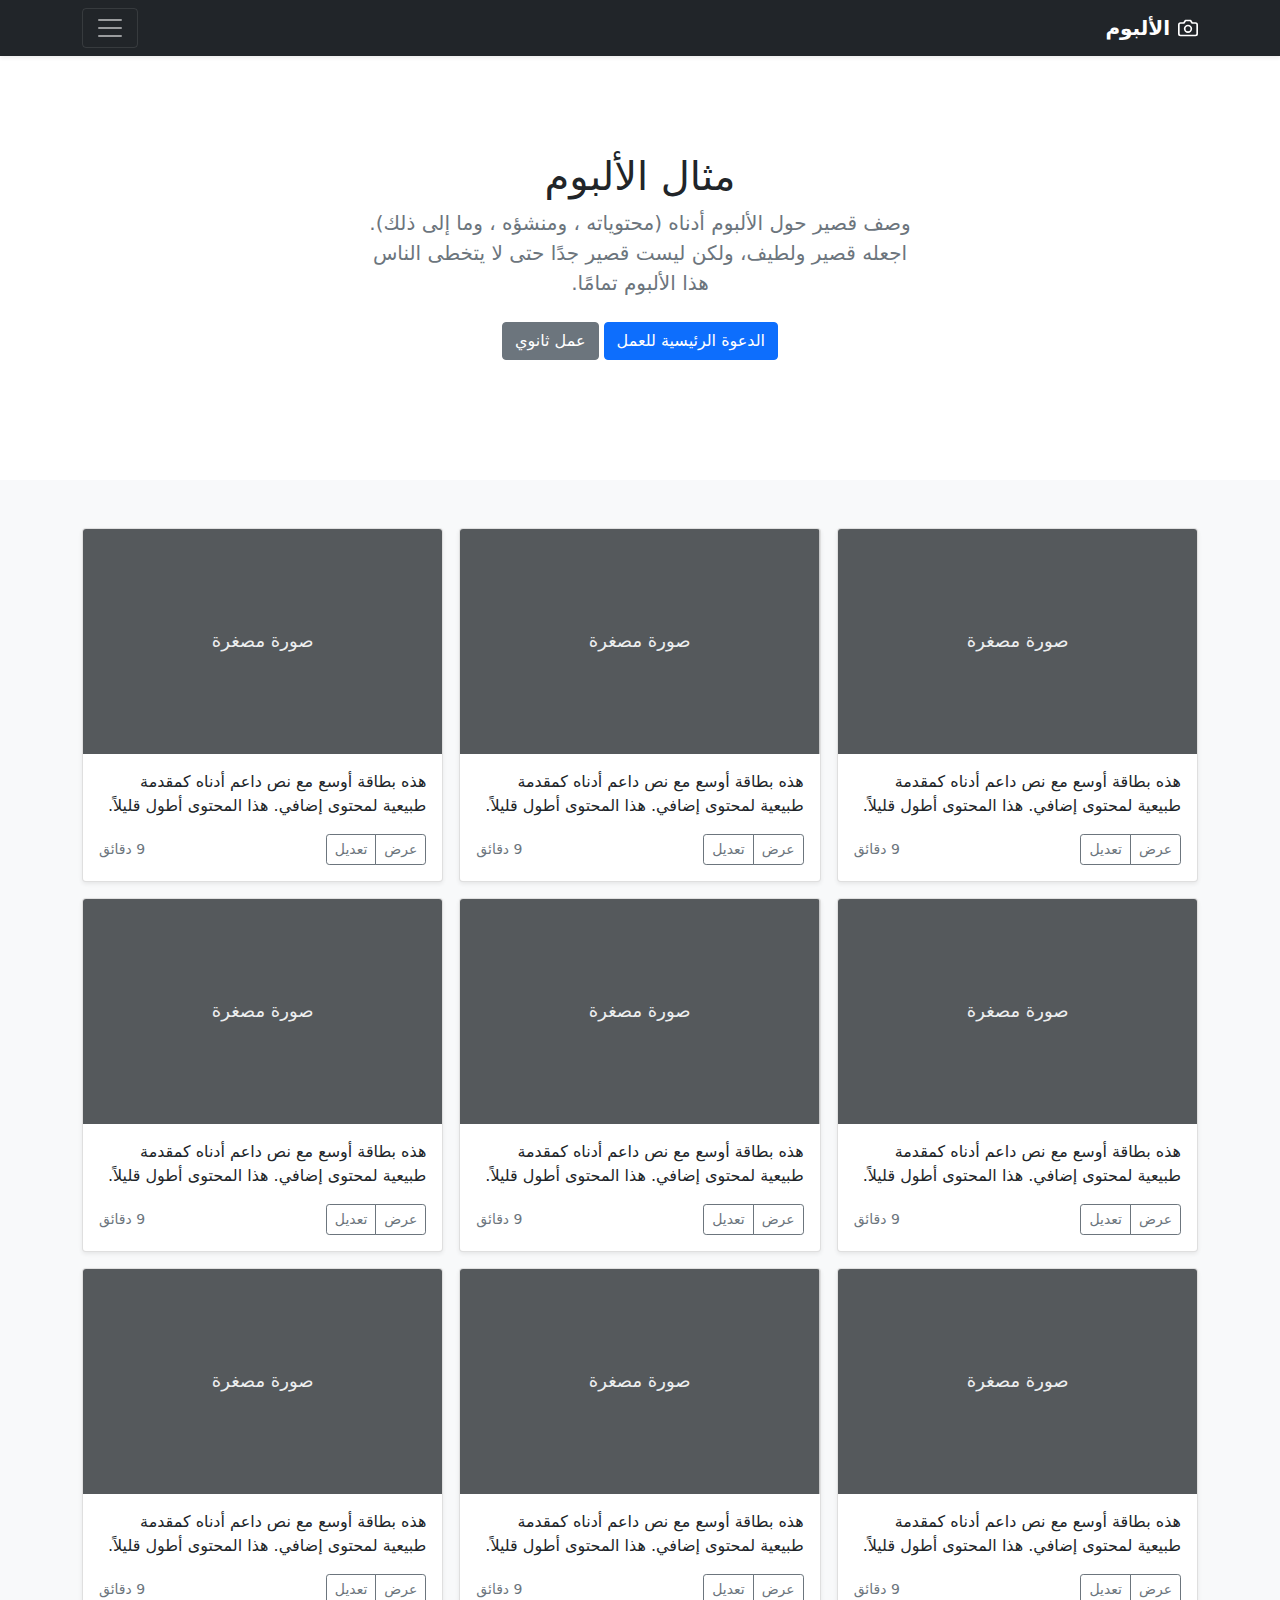
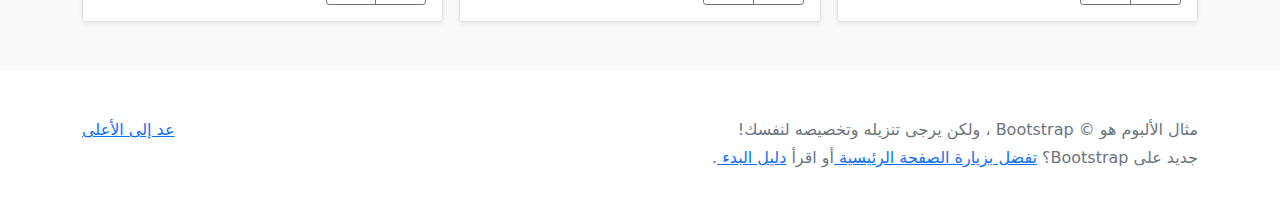
<file: js/bootstrap-5.1.3-examples/bootstrap-5.1.3-examples/album-rtl/index.html>
<!doctype html>
<html lang="ar" dir="rtl">
  <head>
    <meta charset="utf-8">
    <meta name="viewport" content="width=device-width, initial-scale=1">
    <meta name="description" content="">
    <meta name="author" content="Mark Otto, Jacob Thornton, and Bootstrap contributors">
    <meta name="generator" content="Hugo 0.88.1">
    <title>مثال الألبوم · Bootstrap v5.1</title>

    <link rel="canonical" href="https://getbootstrap.com/docs/5.1/examples/album-rtl/">

    

    <!-- Bootstrap core CSS -->
<link href="../assets/dist/css/bootstrap.rtl.min.css" rel="stylesheet">

    <style>
      .bd-placeholder-img {
        font-size: 1.125rem;
        text-anchor: middle;
        -webkit-user-select: none;
        -moz-user-select: none;
        user-select: none;
      }

      @media (min-width: 768px) {
        .bd-placeholder-img-lg {
          font-size: 3.5rem;
        }
      }
    </style>

    
  </head>
  <body>
    
<header>
  <div class="collapse bg-dark" id="navbarHeader">
    <div class="container">
      <div class="row">
        <div class="col-sm-8 col-md-7 py-4">
          <h4 class="text-white">حول</h4>
          <p class="text-muted">أضف بعض المعلومات حول الألبوم، المؤلف، أو أي سياق خلفية آخر. اجعلها بضع جمل حتى يتمكن الزوار من التقاط بعض التلميحات المفيدة. ثم اربطها ببعض مواقع التواصل الاجتماعي أو معلومات الاتصال.</p>
        </div>
        <div class="col-sm-4 offset-md-1 py-4">
          <h4 class="text-white">تواصل معي</h4>
          <ul class="list-unstyled">
            <li><a href="#" class="text-white">تابعني على تويتر</a></li>
            <li><a href="#" class="text-white">شاركني الإعجاب في فيسبوك</a></li>
            <li><a href="#" class="text-white">راسلني على البريد الإلكتروني</a></li>
          </ul>
        </div>
      </div>
    </div>
  </div>
  <div class="navbar navbar-dark bg-dark shadow-sm">
    <div class="container">
      <a href="#" class="navbar-brand d-flex align-items-center">
        <svg xmlns="http://www.w3.org/2000/svg" width="20" height="20" fill="none" stroke="currentColor" stroke-linecap="round" stroke-linejoin="round" stroke-width="2" aria-hidden="true" class="me-2" viewBox="0 0 24 24"><path d="M23 19a2 2 0 0 1-2 2H3a2 2 0 0 1-2-2V8a2 2 0 0 1 2-2h4l2-3h6l2 3h4a2 2 0 0 1 2 2z"/><circle cx="12" cy="13" r="4"/></svg>
        <strong>الألبوم</strong>
      </a>
      <button class="navbar-toggler" type="button" data-bs-toggle="collapse" data-bs-target="#navbarHeader" aria-controls="navbarHeader" aria-expanded="false" aria-label="تبديل التنقل">
        <span class="navbar-toggler-icon"></span>
      </button>
    </div>
  </div>
</header>

<main>

  <section class="py-5 text-center container">
    <div class="row py-lg-5">
      <div class="col-lg-6 col-md-8 mx-auto">
        <h1 class="fw-light">مثال الألبوم</h1>
        <p class="lead text-muted">وصف قصير حول الألبوم أدناه (محتوياته ، ومنشؤه ، وما إلى ذلك). اجعله قصير ولطيف، ولكن ليست قصير جدًا حتى لا يتخطى الناس هذا الألبوم تمامًا.</p>
        <p>
          <a href="#" class="btn btn-primary my-2">الدعوة الرئيسية للعمل</a>
          <a href="#" class="btn btn-secondary my-2">عمل ثانوي</a>
        </p>
      </div>
    </div>
  </section>

  <div class="album py-5 bg-light">
    <div class="container">

      <div class="row row-cols-1 row-cols-sm-2 row-cols-md-3 g-3">
        <div class="col">
          <div class="card shadow-sm">
            <svg class="bd-placeholder-img card-img-top" width="100%" height="225" xmlns="http://www.w3.org/2000/svg" role="img" aria-label="Placeholder: صورة مصغرة" preserveAspectRatio="xMidYMid slice" focusable="false"><title>Placeholder</title><rect width="100%" height="100%" fill="#55595c"/><text x="50%" y="50%" fill="#eceeef" dy=".3em">صورة مصغرة</text></svg>

            <div class="card-body">
              <p class="card-text">هذه بطاقة أوسع مع نص داعم أدناه كمقدمة طبيعية لمحتوى إضافي. هذا المحتوى أطول قليلاً.</p>
              <div class="d-flex justify-content-between align-items-center">
                <div class="btn-group">
                  <button type="button" class="btn btn-sm btn-outline-secondary">عرض</button>
                  <button type="button" class="btn btn-sm btn-outline-secondary">تعديل</button>
                </div>
                <small class="text-muted">9 دقائق</small>
              </div>
            </div>
          </div>
        </div>
        <div class="col">
          <div class="card shadow-sm">
            <svg class="bd-placeholder-img card-img-top" width="100%" height="225" xmlns="http://www.w3.org/2000/svg" role="img" aria-label="Placeholder: صورة مصغرة" preserveAspectRatio="xMidYMid slice" focusable="false"><title>Placeholder</title><rect width="100%" height="100%" fill="#55595c"/><text x="50%" y="50%" fill="#eceeef" dy=".3em">صورة مصغرة</text></svg>

            <div class="card-body">
              <p class="card-text">هذه بطاقة أوسع مع نص داعم أدناه كمقدمة طبيعية لمحتوى إضافي. هذا المحتوى أطول قليلاً.</p>
              <div class="d-flex justify-content-between align-items-center">
                <div class="btn-group">
                  <button type="button" class="btn btn-sm btn-outline-secondary">عرض</button>
                  <button type="button" class="btn btn-sm btn-outline-secondary">تعديل</button>
                </div>
                <small class="text-muted">9 دقائق</small>
              </div>
            </div>
          </div>
        </div>
        <div class="col">
          <div class="card shadow-sm">
            <svg class="bd-placeholder-img card-img-top" width="100%" height="225" xmlns="http://www.w3.org/2000/svg" role="img" aria-label="Placeholder: صورة مصغرة" preserveAspectRatio="xMidYMid slice" focusable="false"><title>Placeholder</title><rect width="100%" height="100%" fill="#55595c"/><text x="50%" y="50%" fill="#eceeef" dy=".3em">صورة مصغرة</text></svg>

            <div class="card-body">
              <p class="card-text">هذه بطاقة أوسع مع نص داعم أدناه كمقدمة طبيعية لمحتوى إضافي. هذا المحتوى أطول قليلاً.</p>
              <div class="d-flex justify-content-between align-items-center">
                <div class="btn-group">
                  <button type="button" class="btn btn-sm btn-outline-secondary">عرض</button>
                  <button type="button" class="btn btn-sm btn-outline-secondary">تعديل</button>
                </div>
                <small class="text-muted">9 دقائق</small>
              </div>
            </div>
          </div>
        </div>

        <div class="col">
          <div class="card shadow-sm">
            <svg class="bd-placeholder-img card-img-top" width="100%" height="225" xmlns="http://www.w3.org/2000/svg" role="img" aria-label="Placeholder: صورة مصغرة" preserveAspectRatio="xMidYMid slice" focusable="false"><title>Placeholder</title><rect width="100%" height="100%" fill="#55595c"/><text x="50%" y="50%" fill="#eceeef" dy=".3em">صورة مصغرة</text></svg>

            <div class="card-body">
              <p class="card-text">هذه بطاقة أوسع مع نص داعم أدناه كمقدمة طبيعية لمحتوى إضافي. هذا المحتوى أطول قليلاً.</p>
              <div class="d-flex justify-content-between align-items-center">
                <div class="btn-group">
                  <button type="button" class="btn btn-sm btn-outline-secondary">عرض</button>
                  <button type="button" class="btn btn-sm btn-outline-secondary">تعديل</button>
                </div>
                <small class="text-muted">9 دقائق</small>
              </div>
            </div>
          </div>
        </div>
        <div class="col">
          <div class="card shadow-sm">
            <svg class="bd-placeholder-img card-img-top" width="100%" height="225" xmlns="http://www.w3.org/2000/svg" role="img" aria-label="Placeholder: صورة مصغرة" preserveAspectRatio="xMidYMid slice" focusable="false"><title>Placeholder</title><rect width="100%" height="100%" fill="#55595c"/><text x="50%" y="50%" fill="#eceeef" dy=".3em">صورة مصغرة</text></svg>

            <div class="card-body">
              <p class="card-text">هذه بطاقة أوسع مع نص داعم أدناه كمقدمة طبيعية لمحتوى إضافي. هذا المحتوى أطول قليلاً.</p>
              <div class="d-flex justify-content-between align-items-center">
                <div class="btn-group">
                  <button type="button" class="btn btn-sm btn-outline-secondary">عرض</button>
                  <button type="button" class="btn btn-sm btn-outline-secondary">تعديل</button>
                </div>
                <small class="text-muted">9 دقائق</small>
              </div>
            </div>
          </div>
        </div>
        <div class="col">
          <div class="card shadow-sm">
            <svg class="bd-placeholder-img card-img-top" width="100%" height="225" xmlns="http://www.w3.org/2000/svg" role="img" aria-label="Placeholder: صورة مصغرة" preserveAspectRatio="xMidYMid slice" focusable="false"><title>Placeholder</title><rect width="100%" height="100%" fill="#55595c"/><text x="50%" y="50%" fill="#eceeef" dy=".3em">صورة مصغرة</text></svg>

            <div class="card-body">
              <p class="card-text">هذه بطاقة أوسع مع نص داعم أدناه كمقدمة طبيعية لمحتوى إضافي. هذا المحتوى أطول قليلاً.</p>
              <div class="d-flex justify-content-between align-items-center">
                <div class="btn-group">
                  <button type="button" class="btn btn-sm btn-outline-secondary">عرض</button>
                  <button type="button" class="btn btn-sm btn-outline-secondary">تعديل</button>
                </div>
                <small class="text-muted">9 دقائق</small>
              </div>
            </div>
          </div>
        </div>

        <div class="col">
          <div class="card shadow-sm">
            <svg class="bd-placeholder-img card-img-top" width="100%" height="225" xmlns="http://www.w3.org/2000/svg" role="img" aria-label="Placeholder: صورة مصغرة" preserveAspectRatio="xMidYMid slice" focusable="false"><title>Placeholder</title><rect width="100%" height="100%" fill="#55595c"/><text x="50%" y="50%" fill="#eceeef" dy=".3em">صورة مصغرة</text></svg>

            <div class="card-body">
              <p class="card-text">هذه بطاقة أوسع مع نص داعم أدناه كمقدمة طبيعية لمحتوى إضافي. هذا المحتوى أطول قليلاً.</p>
              <div class="d-flex justify-content-between align-items-center">
                <div class="btn-group">
                  <button type="button" class="btn btn-sm btn-outline-secondary">عرض</button>
                  <button type="button" class="btn btn-sm btn-outline-secondary">تعديل</button>
                </div>
                <small class="text-muted">9 دقائق</small>
              </div>
            </div>
          </div>
        </div>
        <div class="col">
          <div class="card shadow-sm">
            <svg class="bd-placeholder-img card-img-top" width="100%" height="225" xmlns="http://www.w3.org/2000/svg" role="img" aria-label="Placeholder: صورة مصغرة" preserveAspectRatio="xMidYMid slice" focusable="false"><title>Placeholder</title><rect width="100%" height="100%" fill="#55595c"/><text x="50%" y="50%" fill="#eceeef" dy=".3em">صورة مصغرة</text></svg>

            <div class="card-body">
              <p class="card-text">هذه بطاقة أوسع مع نص داعم أدناه كمقدمة طبيعية لمحتوى إضافي. هذا المحتوى أطول قليلاً.</p>
              <div class="d-flex justify-content-between align-items-center">
                <div class="btn-group">
                  <button type="button" class="btn btn-sm btn-outline-secondary">عرض</button>
                  <button type="button" class="btn btn-sm btn-outline-secondary">تعديل</button>
                </div>
                <small class="text-muted">9 دقائق</small>
              </div>
            </div>
          </div>
        </div>
        <div class="col">
          <div class="card shadow-sm">
            <svg class="bd-placeholder-img card-img-top" width="100%" height="225" xmlns="http://www.w3.org/2000/svg" role="img" aria-label="Placeholder: صورة مصغرة" preserveAspectRatio="xMidYMid slice" focusable="false"><title>Placeholder</title><rect width="100%" height="100%" fill="#55595c"/><text x="50%" y="50%" fill="#eceeef" dy=".3em">صورة مصغرة</text></svg>

            <div class="card-body">
              <p class="card-text">هذه بطاقة أوسع مع نص داعم أدناه كمقدمة طبيعية لمحتوى إضافي. هذا المحتوى أطول قليلاً.</p>
              <div class="d-flex justify-content-between align-items-center">
                <div class="btn-group">
                  <button type="button" class="btn btn-sm btn-outline-secondary">عرض</button>
                  <button type="button" class="btn btn-sm btn-outline-secondary">تعديل</button>
                </div>
                <small class="text-muted">9 دقائق</small>
              </div>
            </div>
          </div>
        </div>
      </div>
    </div>
  </div>

</main>

<footer class="text-muted py-5">
  <div class="container">
    <p class="float-end mb-1">
      <a href="#">عد إلى الأعلى</a>
    </p>
    <p class="mb-1">مثال الألبوم هو © Bootstrap ، ولكن يرجى تنزيله وتخصيصه لنفسك!</p>
    <p class="mb-0">جديد على Bootstrap؟ <a href="/"> تفضل بزيارة الصفحة الرئيسية </a> أو اقرأ <a href="../getting-started/introduction/ "> دليل البدء </a>.</p>
  </div>
</footer>


    <script src="../assets/dist/js/bootstrap.bundle.min.js"></script>

      
  </body>
</html>
</file>
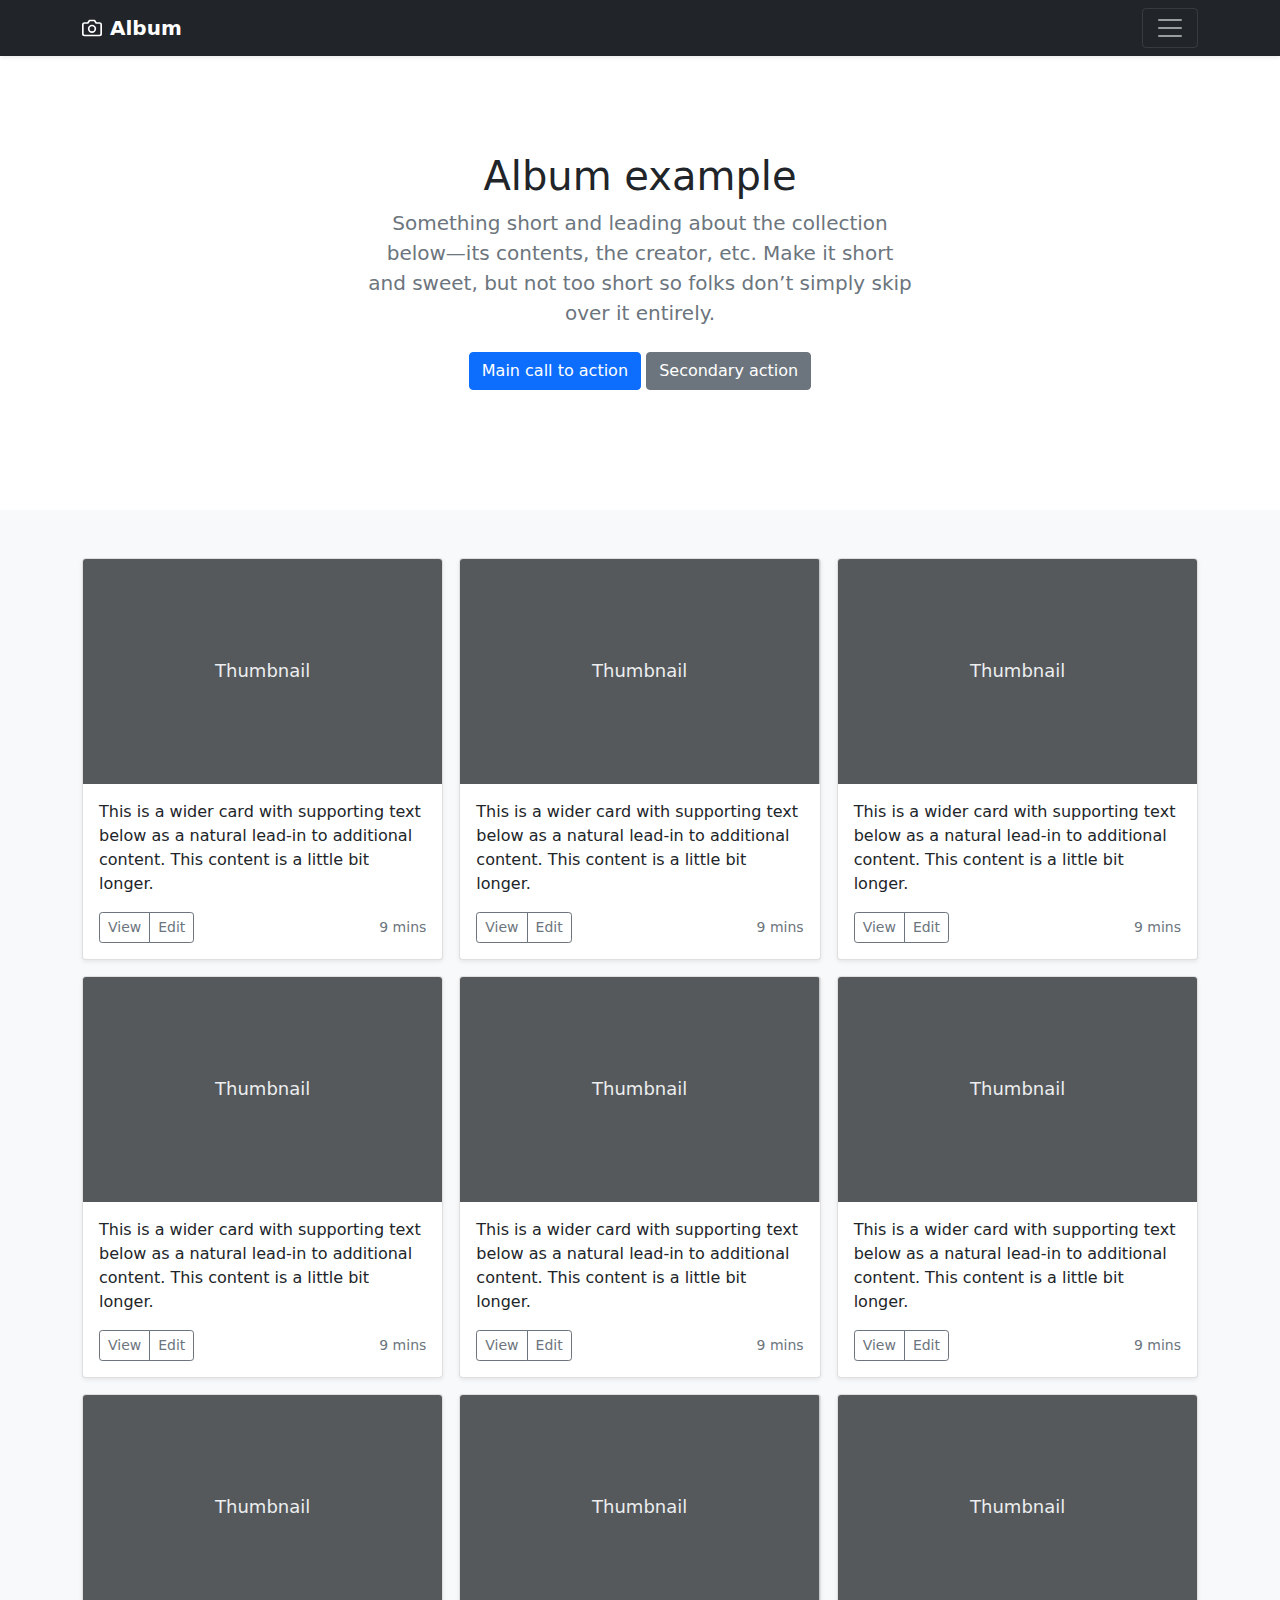
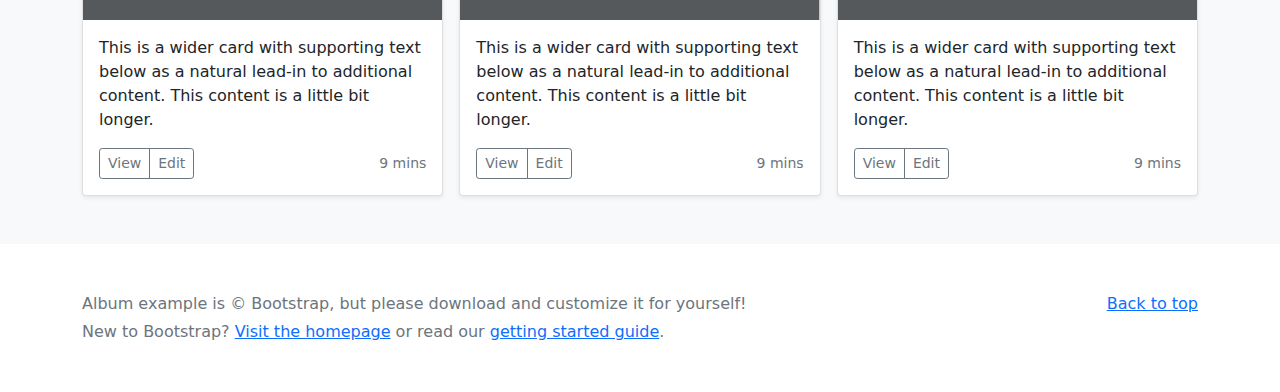
<file: js/bootstrap-5.1.3-examples/bootstrap-5.1.3-examples/album/index.html>
<!doctype html>
<html lang="en">
  <head>
    <meta charset="utf-8">
    <meta name="viewport" content="width=device-width, initial-scale=1">
    <meta name="description" content="">
    <meta name="author" content="Mark Otto, Jacob Thornton, and Bootstrap contributors">
    <meta name="generator" content="Hugo 0.88.1">
    <title>Album example · Bootstrap v5.1</title>

    <link rel="canonical" href="https://getbootstrap.com/docs/5.1/examples/album/">

    

    <!-- Bootstrap core CSS -->
<link href="../assets/dist/css/bootstrap.min.css" rel="stylesheet">

    <style>
      .bd-placeholder-img {
        font-size: 1.125rem;
        text-anchor: middle;
        -webkit-user-select: none;
        -moz-user-select: none;
        user-select: none;
      }

      @media (min-width: 768px) {
        .bd-placeholder-img-lg {
          font-size: 3.5rem;
        }
      }
    </style>

    
  </head>
  <body>
    
<header>
  <div class="collapse bg-dark" id="navbarHeader">
    <div class="container">
      <div class="row">
        <div class="col-sm-8 col-md-7 py-4">
          <h4 class="text-white">About</h4>
          <p class="text-muted">Add some information about the album below, the author, or any other background context. Make it a few sentences long so folks can pick up some informative tidbits. Then, link them off to some social networking sites or contact information.</p>
        </div>
        <div class="col-sm-4 offset-md-1 py-4">
          <h4 class="text-white">Contact</h4>
          <ul class="list-unstyled">
            <li><a href="#" class="text-white">Follow on Twitter</a></li>
            <li><a href="#" class="text-white">Like on Facebook</a></li>
            <li><a href="#" class="text-white">Email me</a></li>
          </ul>
        </div>
      </div>
    </div>
  </div>
  <div class="navbar navbar-dark bg-dark shadow-sm">
    <div class="container">
      <a href="#" class="navbar-brand d-flex align-items-center">
        <svg xmlns="http://www.w3.org/2000/svg" width="20" height="20" fill="none" stroke="currentColor" stroke-linecap="round" stroke-linejoin="round" stroke-width="2" aria-hidden="true" class="me-2" viewBox="0 0 24 24"><path d="M23 19a2 2 0 0 1-2 2H3a2 2 0 0 1-2-2V8a2 2 0 0 1 2-2h4l2-3h6l2 3h4a2 2 0 0 1 2 2z"/><circle cx="12" cy="13" r="4"/></svg>
        <strong>Album</strong>
      </a>
      <button class="navbar-toggler" type="button" data-bs-toggle="collapse" data-bs-target="#navbarHeader" aria-controls="navbarHeader" aria-expanded="false" aria-label="Toggle navigation">
        <span class="navbar-toggler-icon"></span>
      </button>
    </div>
  </div>
</header>

<main>

  <section class="py-5 text-center container">
    <div class="row py-lg-5">
      <div class="col-lg-6 col-md-8 mx-auto">
        <h1 class="fw-light">Album example</h1>
        <p class="lead text-muted">Something short and leading about the collection below—its contents, the creator, etc. Make it short and sweet, but not too short so folks don’t simply skip over it entirely.</p>
        <p>
          <a href="#" class="btn btn-primary my-2">Main call to action</a>
          <a href="#" class="btn btn-secondary my-2">Secondary action</a>
        </p>
      </div>
    </div>
  </section>

  <div class="album py-5 bg-light">
    <div class="container">

      <div class="row row-cols-1 row-cols-sm-2 row-cols-md-3 g-3">
        <div class="col">
          <div class="card shadow-sm">
            <svg class="bd-placeholder-img card-img-top" width="100%" height="225" xmlns="http://www.w3.org/2000/svg" role="img" aria-label="Placeholder: Thumbnail" preserveAspectRatio="xMidYMid slice" focusable="false"><title>Placeholder</title><rect width="100%" height="100%" fill="#55595c"/><text x="50%" y="50%" fill="#eceeef" dy=".3em">Thumbnail</text></svg>

            <div class="card-body">
              <p class="card-text">This is a wider card with supporting text below as a natural lead-in to additional content. This content is a little bit longer.</p>
              <div class="d-flex justify-content-between align-items-center">
                <div class="btn-group">
                  <button type="button" class="btn btn-sm btn-outline-secondary">View</button>
                  <button type="button" class="btn btn-sm btn-outline-secondary">Edit</button>
                </div>
                <small class="text-muted">9 mins</small>
              </div>
            </div>
          </div>
        </div>
        <div class="col">
          <div class="card shadow-sm">
            <svg class="bd-placeholder-img card-img-top" width="100%" height="225" xmlns="http://www.w3.org/2000/svg" role="img" aria-label="Placeholder: Thumbnail" preserveAspectRatio="xMidYMid slice" focusable="false"><title>Placeholder</title><rect width="100%" height="100%" fill="#55595c"/><text x="50%" y="50%" fill="#eceeef" dy=".3em">Thumbnail</text></svg>

            <div class="card-body">
              <p class="card-text">This is a wider card with supporting text below as a natural lead-in to additional content. This content is a little bit longer.</p>
              <div class="d-flex justify-content-between align-items-center">
                <div class="btn-group">
                  <button type="button" class="btn btn-sm btn-outline-secondary">View</button>
                  <button type="button" class="btn btn-sm btn-outline-secondary">Edit</button>
                </div>
                <small class="text-muted">9 mins</small>
              </div>
            </div>
          </div>
        </div>
        <div class="col">
          <div class="card shadow-sm">
            <svg class="bd-placeholder-img card-img-top" width="100%" height="225" xmlns="http://www.w3.org/2000/svg" role="img" aria-label="Placeholder: Thumbnail" preserveAspectRatio="xMidYMid slice" focusable="false"><title>Placeholder</title><rect width="100%" height="100%" fill="#55595c"/><text x="50%" y="50%" fill="#eceeef" dy=".3em">Thumbnail</text></svg>

            <div class="card-body">
              <p class="card-text">This is a wider card with supporting text below as a natural lead-in to additional content. This content is a little bit longer.</p>
              <div class="d-flex justify-content-between align-items-center">
                <div class="btn-group">
                  <button type="button" class="btn btn-sm btn-outline-secondary">View</button>
                  <button type="button" class="btn btn-sm btn-outline-secondary">Edit</button>
                </div>
                <small class="text-muted">9 mins</small>
              </div>
            </div>
          </div>
        </div>

        <div class="col">
          <div class="card shadow-sm">
            <svg class="bd-placeholder-img card-img-top" width="100%" height="225" xmlns="http://www.w3.org/2000/svg" role="img" aria-label="Placeholder: Thumbnail" preserveAspectRatio="xMidYMid slice" focusable="false"><title>Placeholder</title><rect width="100%" height="100%" fill="#55595c"/><text x="50%" y="50%" fill="#eceeef" dy=".3em">Thumbnail</text></svg>

            <div class="card-body">
              <p class="card-text">This is a wider card with supporting text below as a natural lead-in to additional content. This content is a little bit longer.</p>
              <div class="d-flex justify-content-between align-items-center">
                <div class="btn-group">
                  <button type="button" class="btn btn-sm btn-outline-secondary">View</button>
                  <button type="button" class="btn btn-sm btn-outline-secondary">Edit</button>
                </div>
                <small class="text-muted">9 mins</small>
              </div>
            </div>
          </div>
        </div>
        <div class="col">
          <div class="card shadow-sm">
            <svg class="bd-placeholder-img card-img-top" width="100%" height="225" xmlns="http://www.w3.org/2000/svg" role="img" aria-label="Placeholder: Thumbnail" preserveAspectRatio="xMidYMid slice" focusable="false"><title>Placeholder</title><rect width="100%" height="100%" fill="#55595c"/><text x="50%" y="50%" fill="#eceeef" dy=".3em">Thumbnail</text></svg>

            <div class="card-body">
              <p class="card-text">This is a wider card with supporting text below as a natural lead-in to additional content. This content is a little bit longer.</p>
              <div class="d-flex justify-content-between align-items-center">
                <div class="btn-group">
                  <button type="button" class="btn btn-sm btn-outline-secondary">View</button>
                  <button type="button" class="btn btn-sm btn-outline-secondary">Edit</button>
                </div>
                <small class="text-muted">9 mins</small>
              </div>
            </div>
          </div>
        </div>
        <div class="col">
          <div class="card shadow-sm">
            <svg class="bd-placeholder-img card-img-top" width="100%" height="225" xmlns="http://www.w3.org/2000/svg" role="img" aria-label="Placeholder: Thumbnail" preserveAspectRatio="xMidYMid slice" focusable="false"><title>Placeholder</title><rect width="100%" height="100%" fill="#55595c"/><text x="50%" y="50%" fill="#eceeef" dy=".3em">Thumbnail</text></svg>

            <div class="card-body">
              <p class="card-text">This is a wider card with supporting text below as a natural lead-in to additional content. This content is a little bit longer.</p>
              <div class="d-flex justify-content-between align-items-center">
                <div class="btn-group">
                  <button type="button" class="btn btn-sm btn-outline-secondary">View</button>
                  <button type="button" class="btn btn-sm btn-outline-secondary">Edit</button>
                </div>
                <small class="text-muted">9 mins</small>
              </div>
            </div>
          </div>
        </div>

        <div class="col">
          <div class="card shadow-sm">
            <svg class="bd-placeholder-img card-img-top" width="100%" height="225" xmlns="http://www.w3.org/2000/svg" role="img" aria-label="Placeholder: Thumbnail" preserveAspectRatio="xMidYMid slice" focusable="false"><title>Placeholder</title><rect width="100%" height="100%" fill="#55595c"/><text x="50%" y="50%" fill="#eceeef" dy=".3em">Thumbnail</text></svg>

            <div class="card-body">
              <p class="card-text">This is a wider card with supporting text below as a natural lead-in to additional content. This content is a little bit longer.</p>
              <div class="d-flex justify-content-between align-items-center">
                <div class="btn-group">
                  <button type="button" class="btn btn-sm btn-outline-secondary">View</button>
                  <button type="button" class="btn btn-sm btn-outline-secondary">Edit</button>
                </div>
                <small class="text-muted">9 mins</small>
              </div>
            </div>
          </div>
        </div>
        <div class="col">
          <div class="card shadow-sm">
            <svg class="bd-placeholder-img card-img-top" width="100%" height="225" xmlns="http://www.w3.org/2000/svg" role="img" aria-label="Placeholder: Thumbnail" preserveAspectRatio="xMidYMid slice" focusable="false"><title>Placeholder</title><rect width="100%" height="100%" fill="#55595c"/><text x="50%" y="50%" fill="#eceeef" dy=".3em">Thumbnail</text></svg>

            <div class="card-body">
              <p class="card-text">This is a wider card with supporting text below as a natural lead-in to additional content. This content is a little bit longer.</p>
              <div class="d-flex justify-content-between align-items-center">
                <div class="btn-group">
                  <button type="button" class="btn btn-sm btn-outline-secondary">View</button>
                  <button type="button" class="btn btn-sm btn-outline-secondary">Edit</button>
                </div>
                <small class="text-muted">9 mins</small>
              </div>
            </div>
          </div>
        </div>
        <div class="col">
          <div class="card shadow-sm">
            <svg class="bd-placeholder-img card-img-top" width="100%" height="225" xmlns="http://www.w3.org/2000/svg" role="img" aria-label="Placeholder: Thumbnail" preserveAspectRatio="xMidYMid slice" focusable="false"><title>Placeholder</title><rect width="100%" height="100%" fill="#55595c"/><text x="50%" y="50%" fill="#eceeef" dy=".3em">Thumbnail</text></svg>

            <div class="card-body">
              <p class="card-text">This is a wider card with supporting text below as a natural lead-in to additional content. This content is a little bit longer.</p>
              <div class="d-flex justify-content-between align-items-center">
                <div class="btn-group">
                  <button type="button" class="btn btn-sm btn-outline-secondary">View</button>
                  <button type="button" class="btn btn-sm btn-outline-secondary">Edit</button>
                </div>
                <small class="text-muted">9 mins</small>
              </div>
            </div>
          </div>
        </div>
      </div>
    </div>
  </div>

</main>

<footer class="text-muted py-5">
  <div class="container">
    <p class="float-end mb-1">
      <a href="#">Back to top</a>
    </p>
    <p class="mb-1">Album example is &copy; Bootstrap, but please download and customize it for yourself!</p>
    <p class="mb-0">New to Bootstrap? <a href="/">Visit the homepage</a> or read our <a href="../getting-started/introduction/">getting started guide</a>.</p>
  </div>
</footer>


    <script src="../assets/dist/js/bootstrap.bundle.min.js"></script>

      
  </body>
</html>
</file>
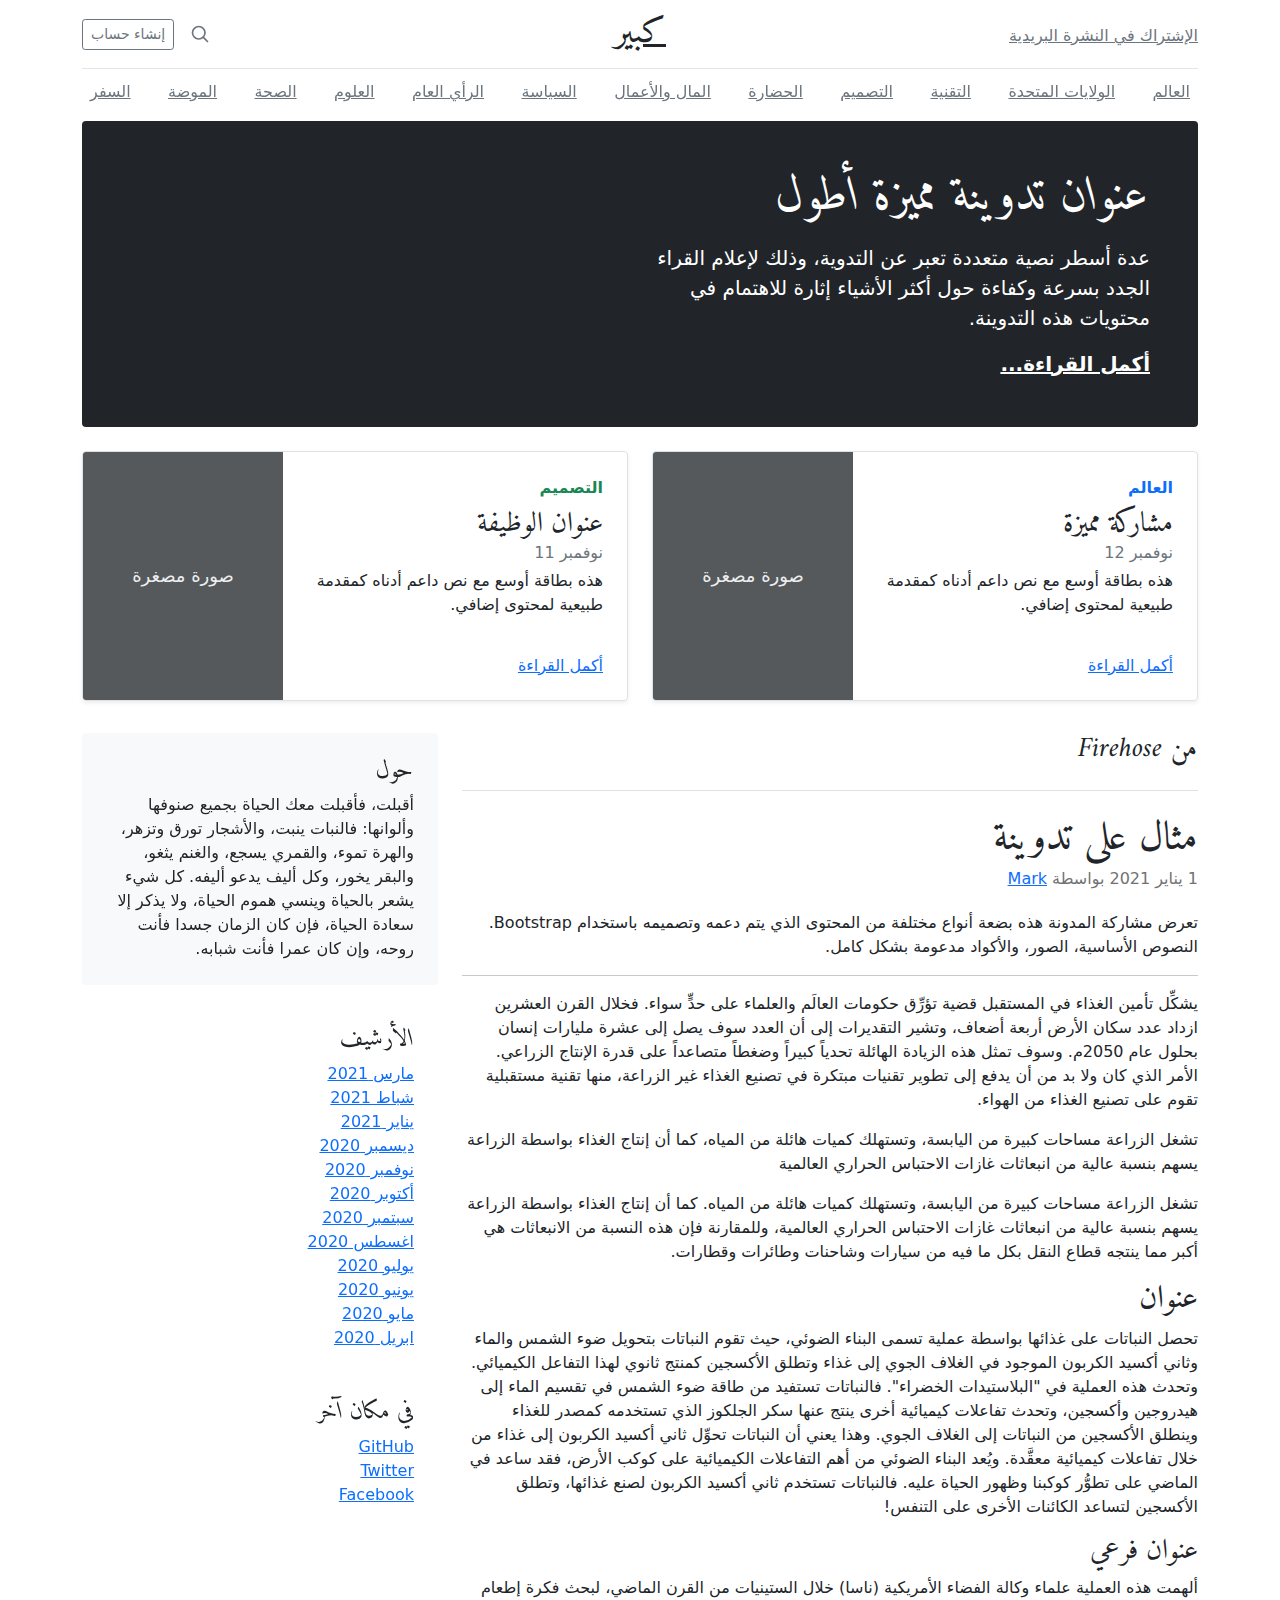
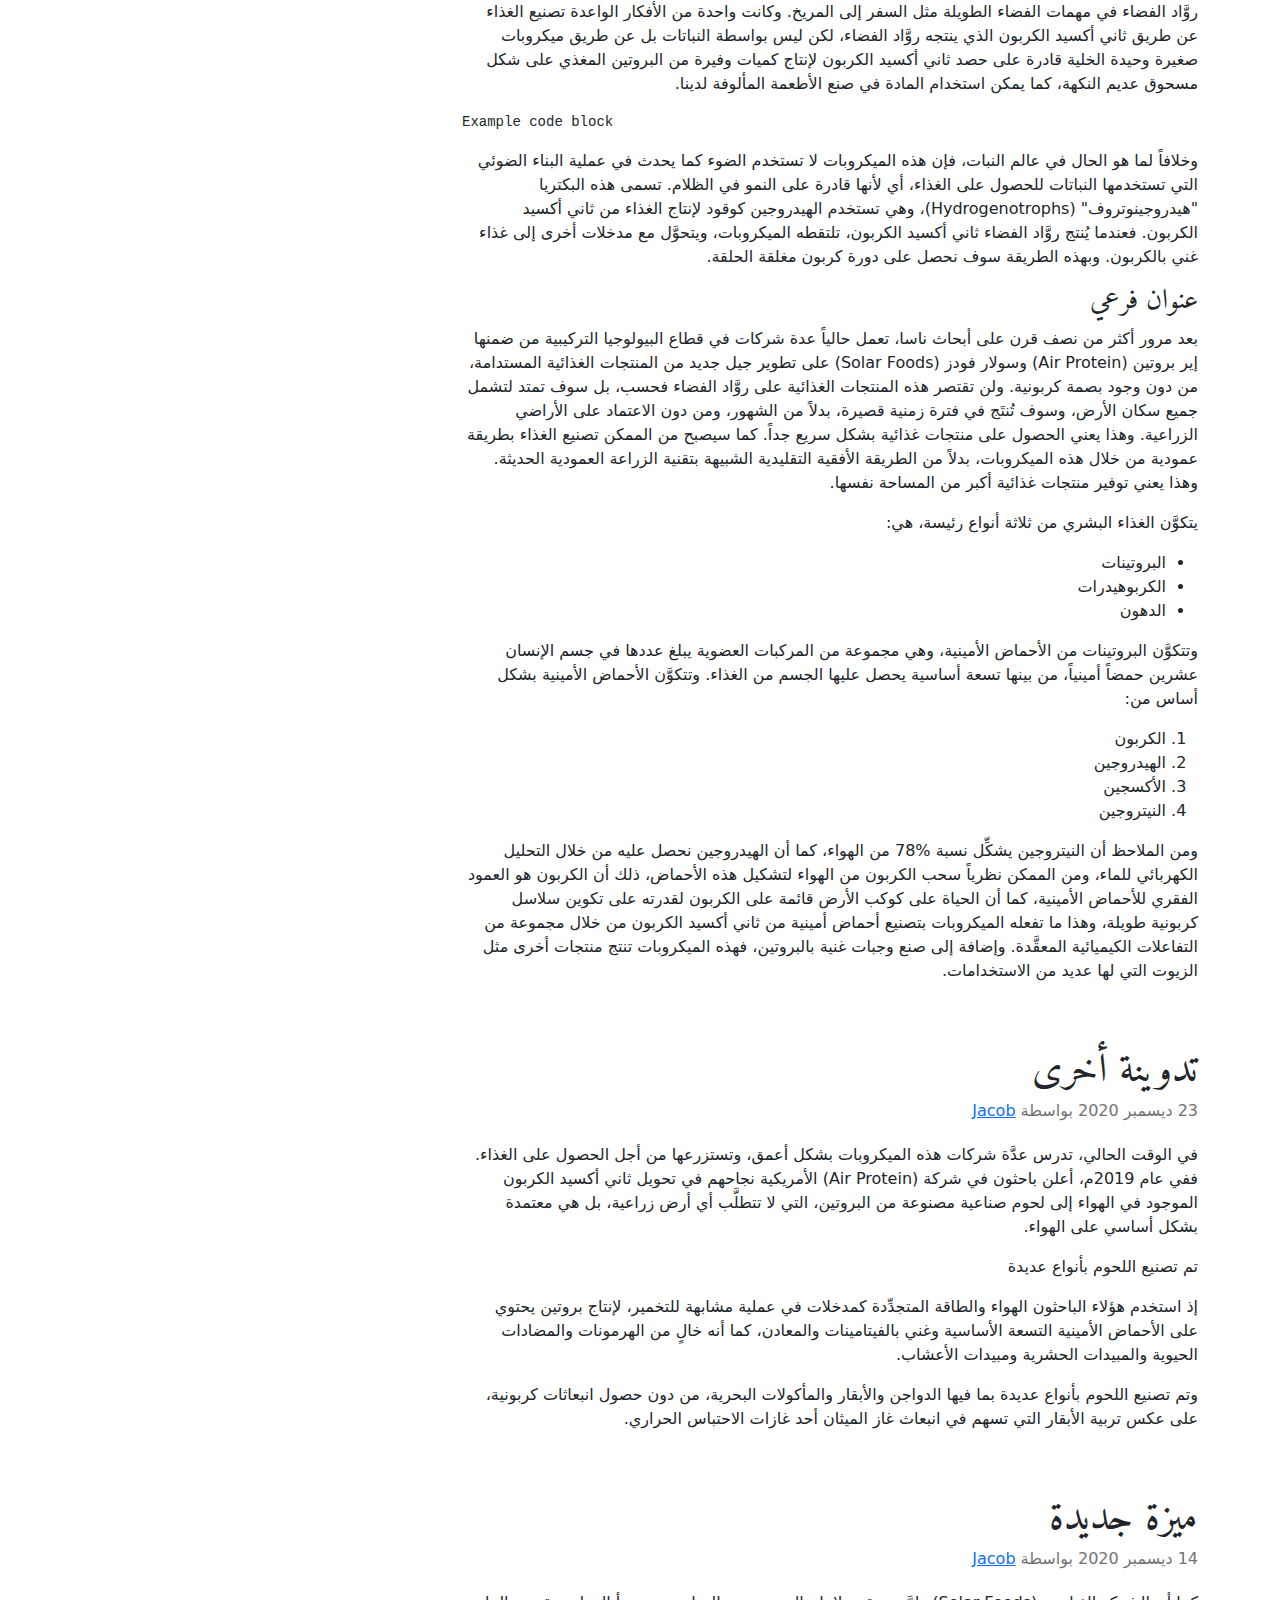
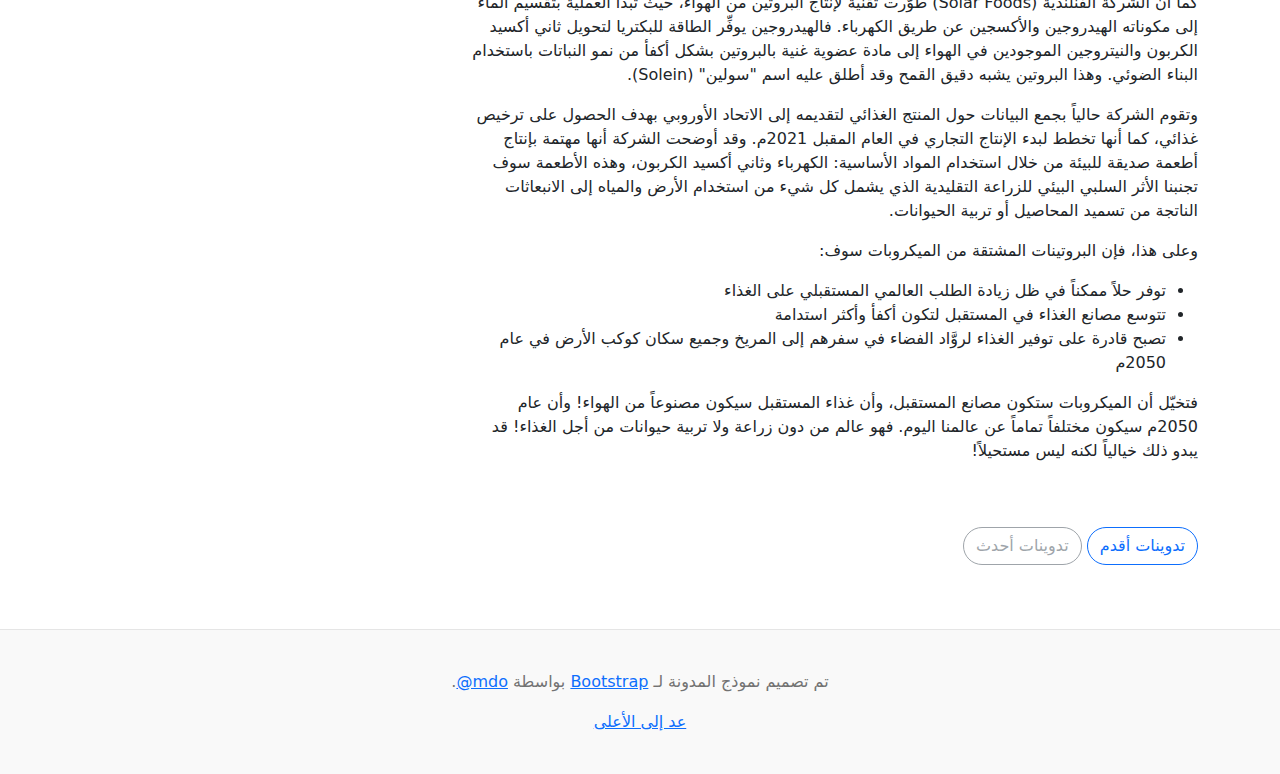
<file: js/bootstrap-5.1.3-examples/bootstrap-5.1.3-examples/blog-rtl/index.html>
<!doctype html>
<html lang="ar" dir="rtl">
  <head>
    <meta charset="utf-8">
    <meta name="viewport" content="width=device-width, initial-scale=1">
    <meta name="description" content="">
    <meta name="author" content="Mark Otto, Jacob Thornton, and Bootstrap contributors">
    <meta name="generator" content="Hugo 0.88.1">
    <title>قالب المدونة · Bootstrap v5.1</title>

    <link rel="canonical" href="https://getbootstrap.com/docs/5.1/examples/blog-rtl/">

    

    <!-- Bootstrap core CSS -->
<link href="../assets/dist/css/bootstrap.rtl.min.css" rel="stylesheet">

    <style>
      .bd-placeholder-img {
        font-size: 1.125rem;
        text-anchor: middle;
        -webkit-user-select: none;
        -moz-user-select: none;
        user-select: none;
      }

      @media (min-width: 768px) {
        .bd-placeholder-img-lg {
          font-size: 3.5rem;
        }
      }
    </style>

    
    <!-- Custom styles for this template -->
    <link href="https://fonts.googleapis.com/css?family=Amiri:wght@400;700&amp;display=swap" rel="stylesheet">
    <!-- Custom styles for this template -->
    <link href="../blog/blog.rtl.css" rel="stylesheet">
  </head>
  <body>
    
<div class="container">
  <header class="blog-header py-3">
    <div class="row flex-nowrap justify-content-between align-items-center">
      <div class="col-4 pt-1">
        <a class="link-secondary" href="#">الإشتراك في النشرة البريدية</a>
      </div>
      <div class="col-4 text-center">
        <a class="blog-header-logo text-dark" href="#">كبير</a>
      </div>
      <div class="col-4 d-flex justify-content-end align-items-center">
        <a class="link-secondary" href="#" aria-label="بحث">
          <svg xmlns="http://www.w3.org/2000/svg" width="20" height="20" fill="none" stroke="currentColor" stroke-linecap="round" stroke-linejoin="round" stroke-width="2" class="mx-3" role="img" viewBox="0 0 24 24"><title>بحث</title><circle cx="10.5" cy="10.5" r="7.5"/><path d="M21 21l-5.2-5.2"/></svg>
        </a>
        <a class="btn btn-sm btn-outline-secondary" href="#">إنشاء حساب</a>
      </div>
    </div>
  </header>

  <div class="nav-scroller py-1 mb-2">
    <nav class="nav d-flex justify-content-between">
      <a class="p-2 link-secondary" href="#">العالم</a>
      <a class="p-2 link-secondary" href="#">الولايات المتحدة</a>
      <a class="p-2 link-secondary" href="#">التقنية</a>
      <a class="p-2 link-secondary" href="#">التصميم</a>
      <a class="p-2 link-secondary" href="#">الحضارة</a>
      <a class="p-2 link-secondary" href="#">المال والأعمال</a>
      <a class="p-2 link-secondary" href="#">السياسة</a>
      <a class="p-2 link-secondary" href="#">الرأي العام</a>
      <a class="p-2 link-secondary" href="#">العلوم</a>
      <a class="p-2 link-secondary" href="#">الصحة</a>
      <a class="p-2 link-secondary" href="#">الموضة</a>
      <a class="p-2 link-secondary" href="#">السفر</a>
    </nav>
  </div>
</div>

<main class="container">
  <div class="p-4 p-md-5 mb-4 text-white rounded bg-dark">
    <div class="col-md-6 px-0">
      <h1 class="display-4 fst-italic">عنوان تدوينة مميزة أطول</h1>
      <p class="lead my-3">عدة أسطر نصية متعددة تعبر عن التدوية، وذلك لإعلام القراء الجدد بسرعة وكفاءة حول أكثر الأشياء إثارة للاهتمام في محتويات هذه التدوينة.</p>
      <p class="lead mb-0"><a href="#" class="text-white fw-bold">أكمل القراءة...</a></p>
    </div>
  </div>

  <div class="row mb-2">
    <div class="col-md-6">
      <div class="row g-0 border rounded overflow-hidden flex-md-row mb-4 shadow-sm h-md-250 position-relative">
        <div class="col p-4 d-flex flex-column position-static">
          <strong class="d-inline-block mb-2 text-primary">العالم</strong>
          <h3 class="mb-0">مشاركة مميزة</h3>
          <div class="mb-1 text-muted">نوفمبر 12</div>
          <p class="card-text mb-auto">هذه بطاقة أوسع مع نص داعم أدناه كمقدمة طبيعية لمحتوى إضافي.</p>
          <a href="#" class="stretched-link">أكمل القراءة</a>
        </div>
        <div class="col-auto d-none d-lg-block">
          <svg class="bd-placeholder-img" width="200" height="250" xmlns="http://www.w3.org/2000/svg" role="img" aria-label="Placeholder: صورة مصغرة" preserveAspectRatio="xMidYMid slice" focusable="false"><title>Placeholder</title><rect width="100%" height="100%" fill="#55595c"/><text x="50%" y="50%" fill="#eceeef" dy=".3em">صورة مصغرة</text></svg>

        </div>
      </div>
    </div>
    <div class="col-md-6">
      <div class="row g-0 border rounded overflow-hidden flex-md-row mb-4 shadow-sm h-md-250 position-relative">
        <div class="col p-4 d-flex flex-column position-static">
          <strong class="d-inline-block mb-2 text-success">التصميم</strong>
          <h3 class="mb-0">عنوان الوظيفة</h3>
          <div class="mb-1 text-muted">نوفمبر 11</div>
          <p class="mb-auto">هذه بطاقة أوسع مع نص داعم أدناه كمقدمة طبيعية لمحتوى إضافي.</p>
          <a href="#" class="stretched-link">أكمل القراءة</a>
        </div>
        <div class="col-auto d-none d-lg-block">
          <svg class="bd-placeholder-img" width="200" height="250" xmlns="http://www.w3.org/2000/svg" role="img" aria-label="Placeholder: صورة مصغرة" preserveAspectRatio="xMidYMid slice" focusable="false"><title>Placeholder</title><rect width="100%" height="100%" fill="#55595c"/><text x="50%" y="50%" fill="#eceeef" dy=".3em">صورة مصغرة</text></svg>

        </div>
      </div>
    </div>
  </div>

  <div class="row">
    <div class="col-md-8">
      <h3 class="pb-4 mb-4 fst-italic border-bottom">
        من Firehose
      </h3>

      <article class="blog-post">
        <h2 class="blog-post-title">مثال على تدوينة</h2>
        <p class="blog-post-meta">1 يناير 2021 بواسطة <a href="#"> Mark </a></p>

        <p>تعرض مشاركة المدونة هذه بضعة أنواع مختلفة من المحتوى الذي يتم دعمه وتصميمه باستخدام Bootstrap. النصوص الأساسية، الصور، والأكواد مدعومة بشكل كامل.</p>
        <hr>
        <p>يشكِّل تأمين الغذاء في المستقبل قضية تؤرِّق حكومات العالَم والعلماء على حدٍّ سواء. فخلال القرن العشرين ازداد عدد سكان الأرض أربعة أضعاف، وتشير التقديرات إلى أن العدد سوف يصل إلى عشرة مليارات إنسان بحلول عام 2050م. وسوف تمثل هذه الزيادة الهائلة تحدياً كبيراً وضغطاً متصاعداً على قدرة الإنتاج الزراعي. الأمر الذي كان ولا بد من أن يدفع إلى تطوير تقنيات مبتكرة في تصنيع الغذاء غير الزراعة، منها تقنية مستقبلية تقوم على تصنيع الغذاء من الهواء.</p>
        <blockquote>
          <p>تشغل الزراعة مساحات كبيرة من اليابسة، وتستهلك كميات هائلة من المياه، كما أن إنتاج الغذاء بواسطة الزراعة يسهم بنسبة عالية من انبعاثات غازات الاحتباس الحراري العالمية</p>
        </blockquote>
        <p>تشغل الزراعة مساحات كبيرة من اليابسة، وتستهلك كميات هائلة من المياه. كما أن إنتاج الغذاء بواسطة الزراعة يسهم بنسبة عالية من انبعاثات غازات الاحتباس الحراري العالمية، وللمقارنة فإن هذه النسبة من الانبعاثات هي أكبر مما ينتجه قطاع النقل بكل ما فيه من سيارات وشاحنات وطائرات وقطارات.</p>
        <h2>عنوان</h2>
        <p>تحصل النباتات على غذائها بواسطة عملية تسمى البناء الضوئي، حيث تقوم النباتات بتحويل ضوء الشمس والماء وثاني أكسيد الكربون الموجود في الغلاف الجوي إلى غذاء وتطلق الأكسجين كمنتج ثانوي لهذا التفاعل الكيميائي. وتحدث هذه العملية في "البلاستيدات الخضراء". فالنباتات تستفيد من طاقة ضوء الشمس في تقسيم الماء إلى هيدروجين وأكسجين، وتحدث تفاعلات كيميائية أخرى ينتج عنها سكر الجلكوز الذي تستخدمه كمصدر للغذاء وينطلق الأكسجين من النباتات إلى الغلاف الجوي. وهذا يعني أن النباتات تحوِّل ثاني أكسيد الكربون إلى غذاء من خلال تفاعلات كيميائية معقَّدة. ويُعد البناء الضوئي من أهم التفاعلات الكيميائية على كوكب الأرض، فقد ساعد في الماضي على تطوُّر كوكبنا وظهور الحياة عليه. فالنباتات تستخدم ثاني أكسيد الكربون لصنع غذائها، وتطلق الأكسجين لتساعد الكائنات الأخرى على التنفس!</p>
        <h3>عنوان فرعي</h3>
        <p>ألهمت هذه العملية علماء وكالة الفضاء الأمريكية (ناسا) خلال الستينيات من القرن الماضي، لبحث فكرة إطعام روَّاد الفضاء في مهمات الفضاء الطويلة مثل السفر إلى المريخ. وكانت واحدة من الأفكار الواعدة تصنيع الغذاء عن طريق ثاني أكسيد الكربون الذي ينتجه روَّاد الفضاء، لكن ليس بواسطة النباتات بل عن طريق ميكروبات صغيرة وحيدة الخلية قادرة على حصد ثاني أكسيد الكربون لإنتاج كميات وفيرة من البروتين المغذي على شكل مسحوق عديم النكهة، كما يمكن استخدام المادة في صنع الأطعمة المألوفة لدينا.</p>
        <pre><code>Example code block</code></pre>
        <p>وخلافاً لما هو الحال في عالم النبات، فإن هذه الميكروبات لا تستخدم الضوء كما يحدث في عملية البناء الضوئي التي تستخدمها النباتات للحصول على الغذاء، أي لأنها قادرة على النمو في الظلام. تسمى هذه البكتريا "هيدروجينوتروف" (Hydrogenotrophs)، وهي تستخدم الهيدروجين كوقود لإنتاج الغذاء من ثاني أكسيد الكربون. فعندما يُنتج روَّاد الفضاء ثاني أكسيد الكربون، تلتقطه الميكروبات، ويتحوَّل مع مدخلات أخرى إلى غذاء غني بالكربون. وبهذه الطريقة سوف نحصل على دورة كربون مغلقة الحلقة.</p>
        <h3>عنوان فرعي</h3>
        <p>بعد مرور أكثر من نصف قرن على أبحاث ناسا، تعمل حالياً عدة شركات في قطاع البيولوجيا التركيبية من ضمنها إير بروتين (Air Protein) وسولار فودز (Solar Foods) على تطوير جيل جديد من المنتجات الغذائية المستدامة، من دون وجود بصمة كربونية. ولن تقتصر هذه المنتجات الغذائية على روَّاد الفضاء فحسب، بل سوف تمتد لتشمل جميع سكان الأرض، وسوف تُنتَج في فترة زمنية قصيرة، بدلاً من الشهور، ومن دون الاعتماد على الأراضي الزراعية. وهذا يعني الحصول على منتجات غذائية بشكل سريع جداً. كما سيصبح من الممكن تصنيع الغذاء بطريقة عمودية من خلال هذه الميكروبات، بدلاً من الطريقة الأفقية التقليدية الشبيهة بتقنية الزراعة العمودية الحديثة. وهذا يعني توفير منتجات غذائية أكبر من المساحة نفسها.</p>
        <p>يتكوَّن الغذاء البشري من ثلاثة أنواع رئيسة، هي:</p>
        <ul>
          <li>البروتينات</li>
          <li>الكربوهيدرات</li>
          <li>الدهون</li>
        </ul>
        <p>وتتكوَّن البروتينات من الأحماض الأمينية، وهي مجموعة من المركبات العضوية يبلغ عددها في جسم الإنسان عشرين حمضاً أمينياً، من بينها تسعة أساسية يحصل عليها الجسم من الغذاء. وتتكوَّن الأحماض الأمينية بشكل أساس من:</p>
        <ol>
          <li>الكربون</li>
          <li>الهيدروجين</li>
          <li>الأكسجين</li>
          <li>النيتروجين</li>
        </ol>
        <p>ومن الملاحظ أن النيتروجين يشكِّل نسبة %78 من الهواء، كما أن الهيدروجين نحصل عليه من خلال التحليل الكهربائي للماء، ومن الممكن نظرياً سحب الكربون من الهواء لتشكيل هذه الأحماض، ذلك أن الكربون هو العمود الفقري للأحماض الأمينية، كما أن الحياة على كوكب الأرض قائمة على الكربون لقدرته على تكوين سلاسل كربونية طويلة، وهذا ما تفعله الميكروبات بتصنيع أحماض أمينية من ثاني أكسيد الكربون من خلال مجموعة من التفاعلات الكيميائية المعقَّدة. وإضافة إلى صنع وجبات غنية بالبروتين، فهذه الميكروبات تنتج منتجات أخرى مثل الزيوت التي لها عديد من الاستخدامات.</p>
      </article>

      <article class="blog-post">
        <h2 class="blog-post-title">تدوينة أخرى</h2>
        <p class="blog-post-meta">23 ديسمبر 2020 بواسطة <a href="#">Jacob</a></p>

        <p>في الوقت الحالي، تدرس عدَّة شركات هذه الميكروبات بشكل أعمق، وتستزرعها من أجل الحصول على الغذاء. ففي عام 2019م، أعلن باحثون في شركة (Air Protein) الأمريكية نجاحهم في تحويل ثاني أكسيد الكربون الموجود في الهواء إلى لحوم صناعية مصنوعة من البروتين، التي لا تتطلَّب أي أرض زراعية، بل هي معتمدة بشكل أساسي على الهواء.</p>
        <blockquote>
          <p>تم تصنيع اللحوم بأنواع عديدة</p>
        </blockquote>
        <p>إذ استخدم هؤلاء الباحثون الهواء والطاقة المتجدِّدة كمدخلات في عملية مشابهة للتخمير، لإنتاج بروتين يحتوي على الأحماض الأمينية التسعة الأساسية وغني بالفيتامينات والمعادن، كما أنه خالٍ من الهرمونات والمضادات الحيوية والمبيدات الحشرية ومبيدات الأعشاب.</p>
        <p> وتم تصنيع اللحوم بأنواع عديدة بما فيها الدواجن والأبقار والمأكولات البحرية، من دون حصول انبعاثات كربونية، على عكس تربية الأبقار التي تسهم في انبعاث غاز الميثان أحد غازات الاحتباس الحراري.</p>
      </article>

      <article class="blog-post">
        <h2 class="blog-post-title">ميزة جديدة</h2>
        <p class="blog-post-meta">14 ديسمبر 2020 بواسطة <a href="#">Jacob</a></p>

        <p>كما أن الشركة الفنلندية (Solar Foods) طوَّرت تقنية لإنتاج البروتين من الهواء، حيث تبدأ العملية بتقسيم الماء إلى مكوناته الهيدروجين والأكسجين عن طريق الكهرباء. فالهيدروجين يوفِّر الطاقة للبكتريا لتحويل ثاني أكسيد الكربون والنيتروجين الموجودين في الهواء إلى مادة عضوية غنية بالبروتين بشكل أكفأ من نمو النباتات باستخدام البناء الضوئي. وهذا البروتين يشبه دقيق القمح وقد أطلق عليه اسم "سولين" (Solein).</p>
        <p>وتقوم الشركة حالياً بجمع البيانات حول المنتج الغذائي لتقديمه إلى الاتحاد الأوروبي بهدف الحصول على ترخيص غذائي، كما أنها تخطط لبدء الإنتاج التجاري في العام المقبل 2021م. وقد أوضحت الشركة أنها مهتمة بإنتاج أطعمة صديقة للبيئة من خلال استخدام المواد الأساسية: الكهرباء وثاني أكسيد الكربون، وهذه الأطعمة سوف تجنبنا الأثر السلبي البيئي للزراعة التقليدية الذي يشمل كل شيء من استخدام الأرض والمياه إلى الانبعاثات الناتجة من تسميد المحاصيل أو تربية الحيوانات.</p>
        <p>وعلى هذا، فإن البروتينات المشتقة من الميكروبات سوف:</p>
        <ul>
          <li>توفر حلاً ممكناً في ظل زيادة الطلب العالمي المستقبلي على الغذاء</li>
          <li>تتوسع مصانع الغذاء في المستقبل لتكون أكفأ وأكثر استدامة</li>
          <li>تصبح قادرة على توفير الغذاء لروَّاد الفضاء في سفرهم إلى المريخ وجميع سكان كوكب الأرض في عام 2050م</li>
        </ul>
        <p>فتخيّل أن الميكروبات ستكون مصانع المستقبل، وأن غذاء المستقبل سيكون مصنوعاً من الهواء! وأن عام 2050م سيكون مختلفاً تماماً عن عالمنا اليوم. فهو عالم من دون زراعة ولا تربية حيوانات من أجل الغذاء! قد يبدو ذلك خيالياً لكنه ليس مستحيلاً!</p>
      </article>

      <nav class="blog-pagination" aria-label="Pagination">
        <a class="btn btn-outline-primary" href="#">تدوينات أقدم</a>
        <a class="btn btn-outline-secondary disabled">تدوينات أحدث</a>
      </nav>

    </div>

    <div class="col-md-4">
      <div class="position-sticky" style="top: 2rem;">
        <div class="p-4 mb-3 bg-light rounded">
          <h4 class="fst-italic">حول</h4>
          <p class="mb-0">أقبلت، فأقبلت معك الحياة بجميع صنوفها وألوانها: فالنبات ينبت، والأشجار تورق وتزهر، والهرة تموء، والقمري يسجع، والغنم يثغو، والبقر يخور، وكل أليف يدعو أليفه. كل شيء يشعر بالحياة وينسي هموم الحياة، ولا يذكر إلا سعادة الحياة، فإن كان الزمان جسدا فأنت روحه، وإن كان عمرا فأنت شبابه.</p>
        </div>

        <div class="p-4">
          <h4 class="fst-italic">الأرشيف</h4>
          <ol class="list-unstyled mb-0">
            <li><a href="#">مارس 2021</a></li>
            <li><a href="#">شباط 2021</a></li>
            <li><a href="#">يناير 2021</a></li>
            <li><a href="#">ديسمبر 2020</a></li>
            <li><a href="#">نوفمبر 2020</a></li>
            <li><a href="#">أكتوبر 2020</a></li>
            <li><a href="#">سبتمبر 2020</a></li>
            <li><a href="#">اغسطس 2020</a></li>
            <li><a href="#">يوليو 2020</a></li>
            <li><a href="#">يونيو 2020</a></li>
            <li><a href="#">مايو 2020</a></li>
            <li><a href="#">ابريل 2020</a></li>
          </ol>
        </div>

        <div class="p-4">
          <h4 class="fst-italic">في مكان آخر</h4>
          <ol class="list-unstyled">
            <li><a href="#">GitHub</a></li>
            <li><a href="#">Twitter</a></li>
            <li><a href="#">Facebook</a></li>
          </ol>
        </div>
      </div>
    </div>
  </div>

</main>

<footer class="blog-footer">
  <p>تم تصميم نموذج المدونة لـ <a href="https://getbootstrap.com/">Bootstrap</a> بواسطة <a href="https://twitter.com/mdo"><bdi lang="en" dir="ltr">@mdo</bdi></a>.</p>
  <p>
    <a href="#">عد إلى الأعلى</a>
  </p>
</footer>


    
  </body>
</html>
</file>
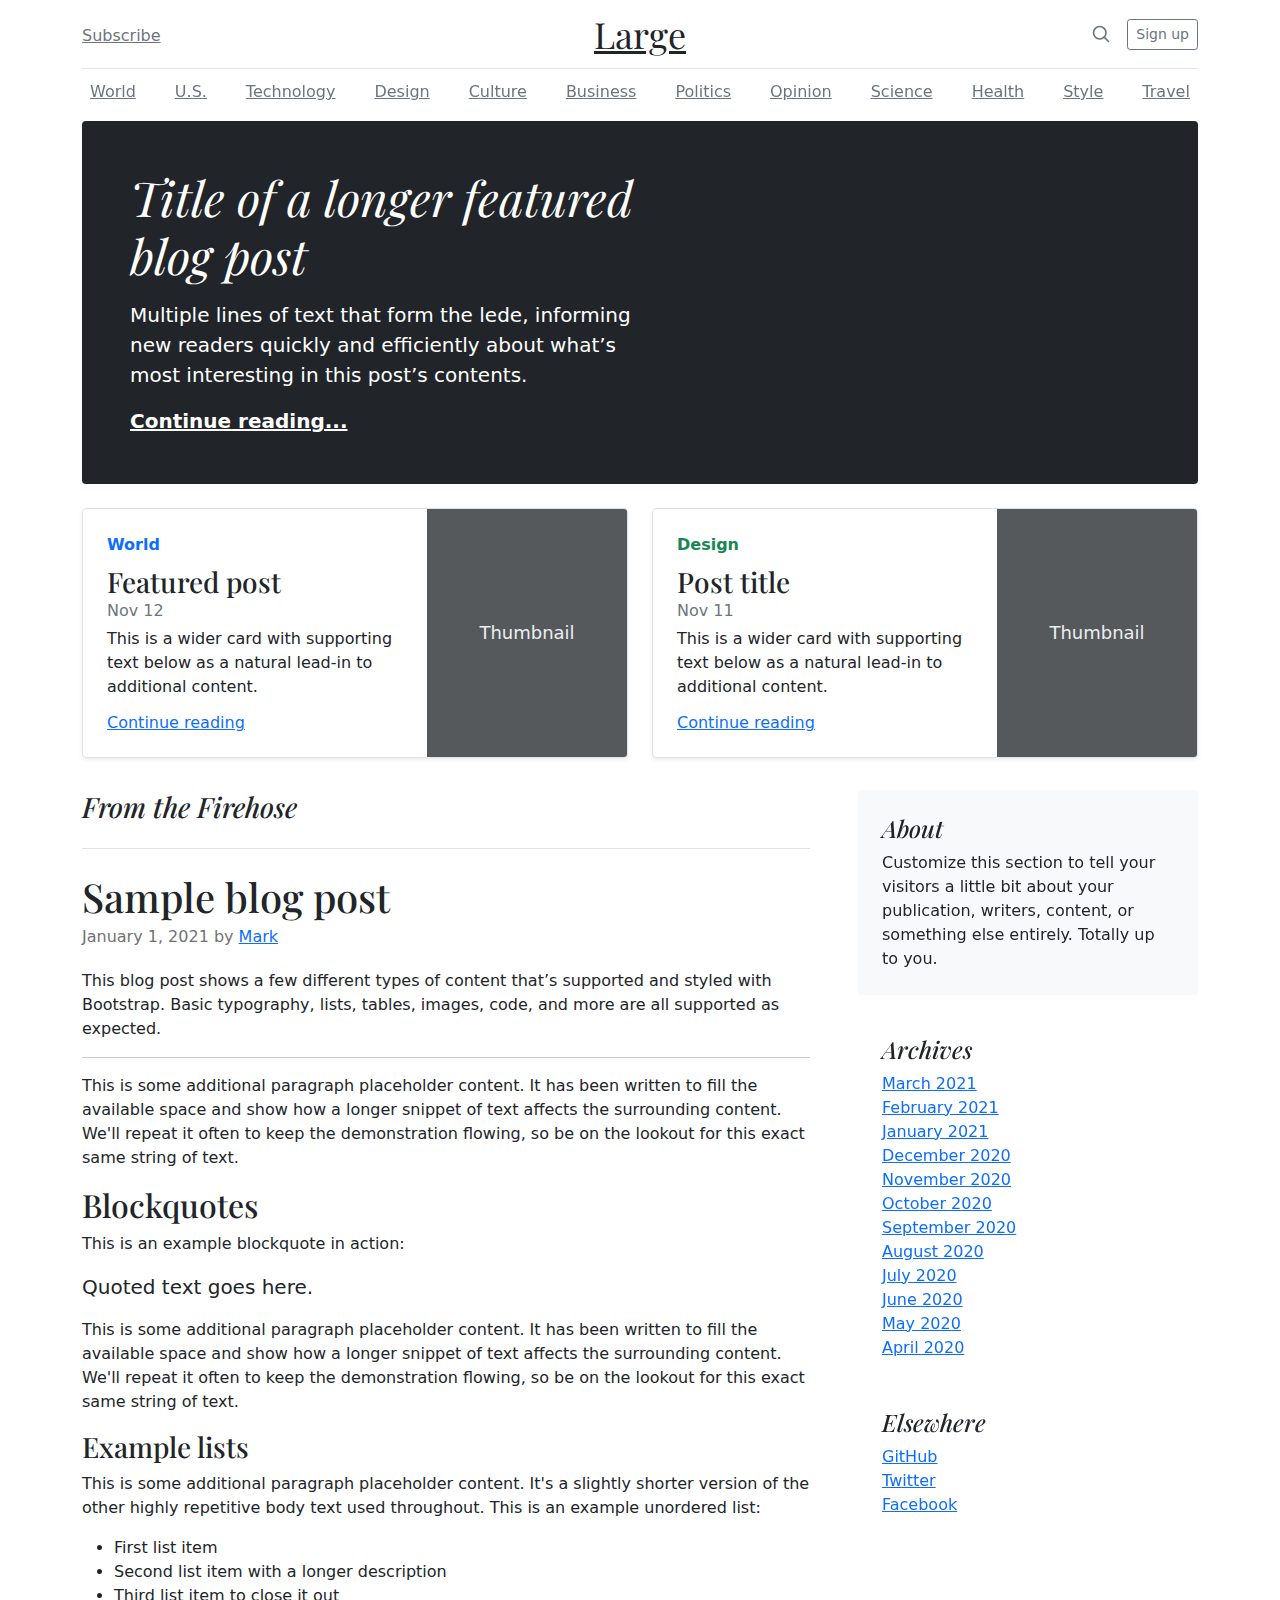
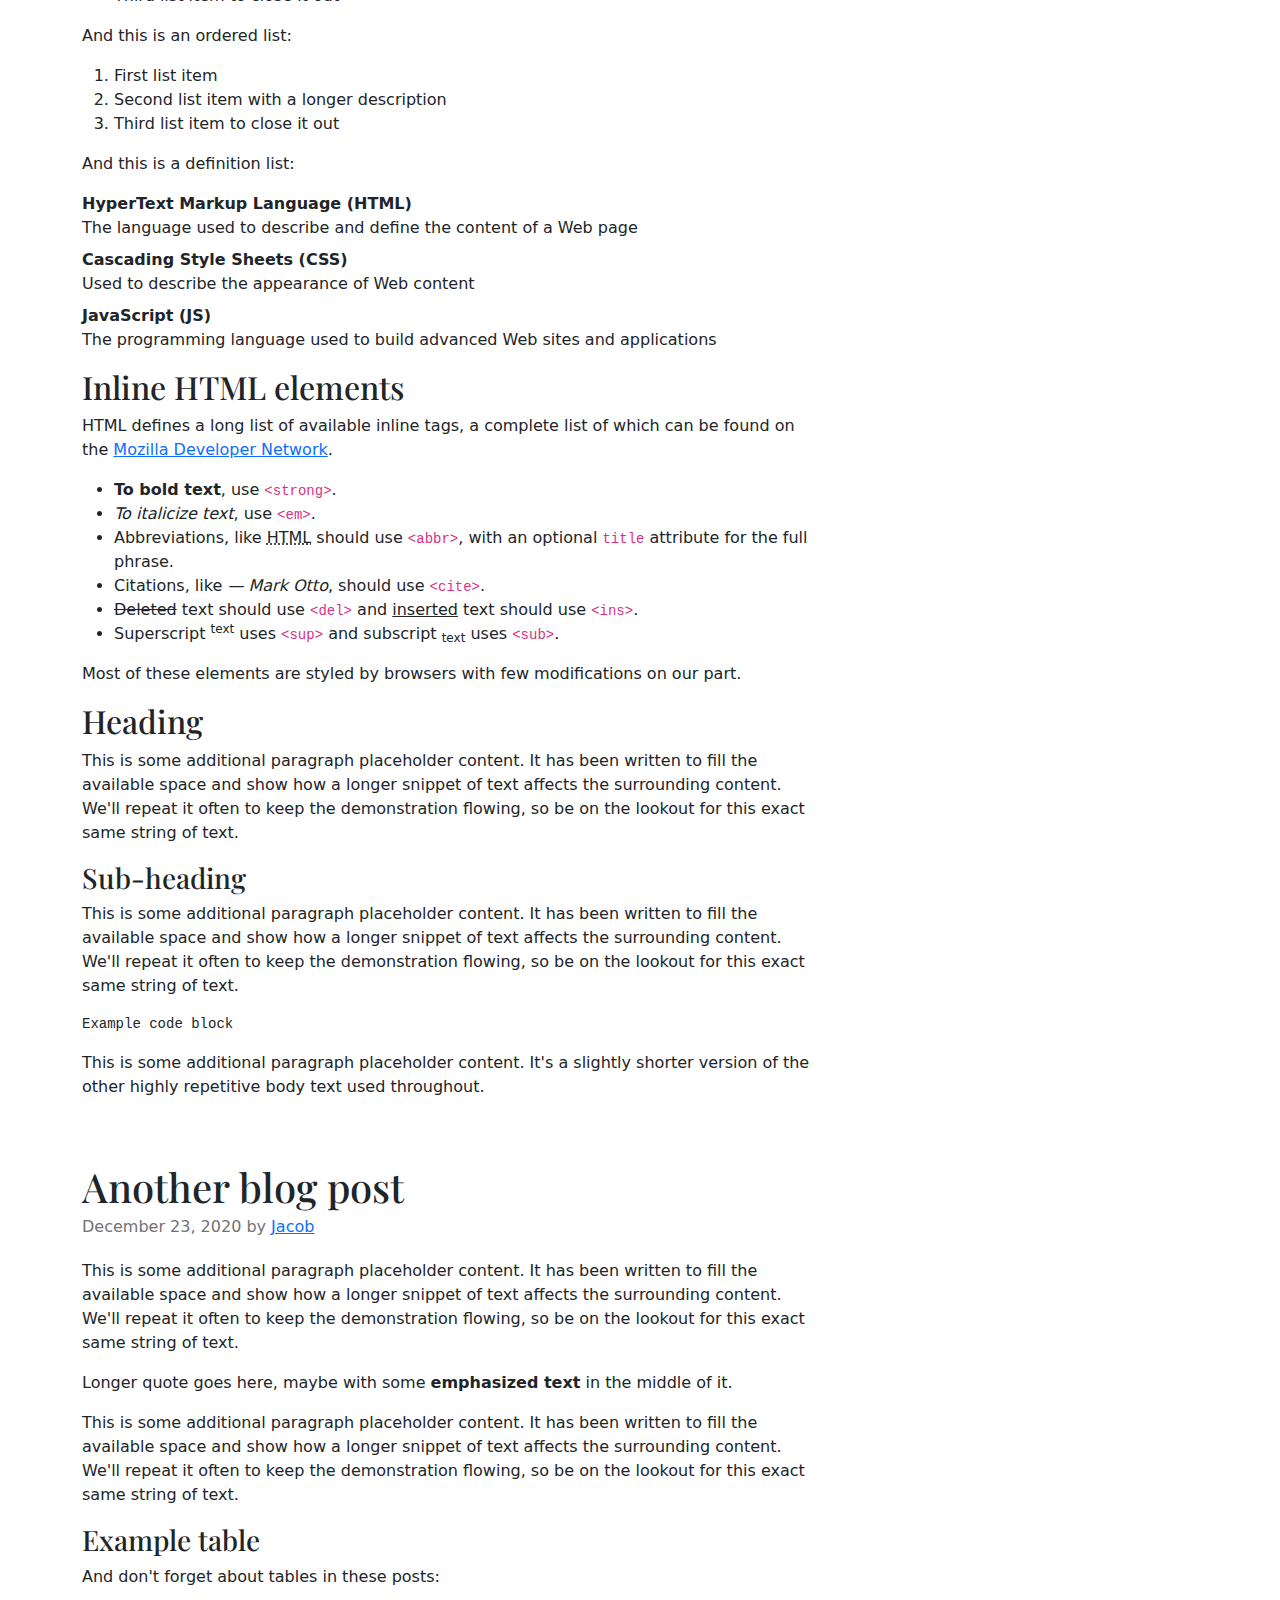
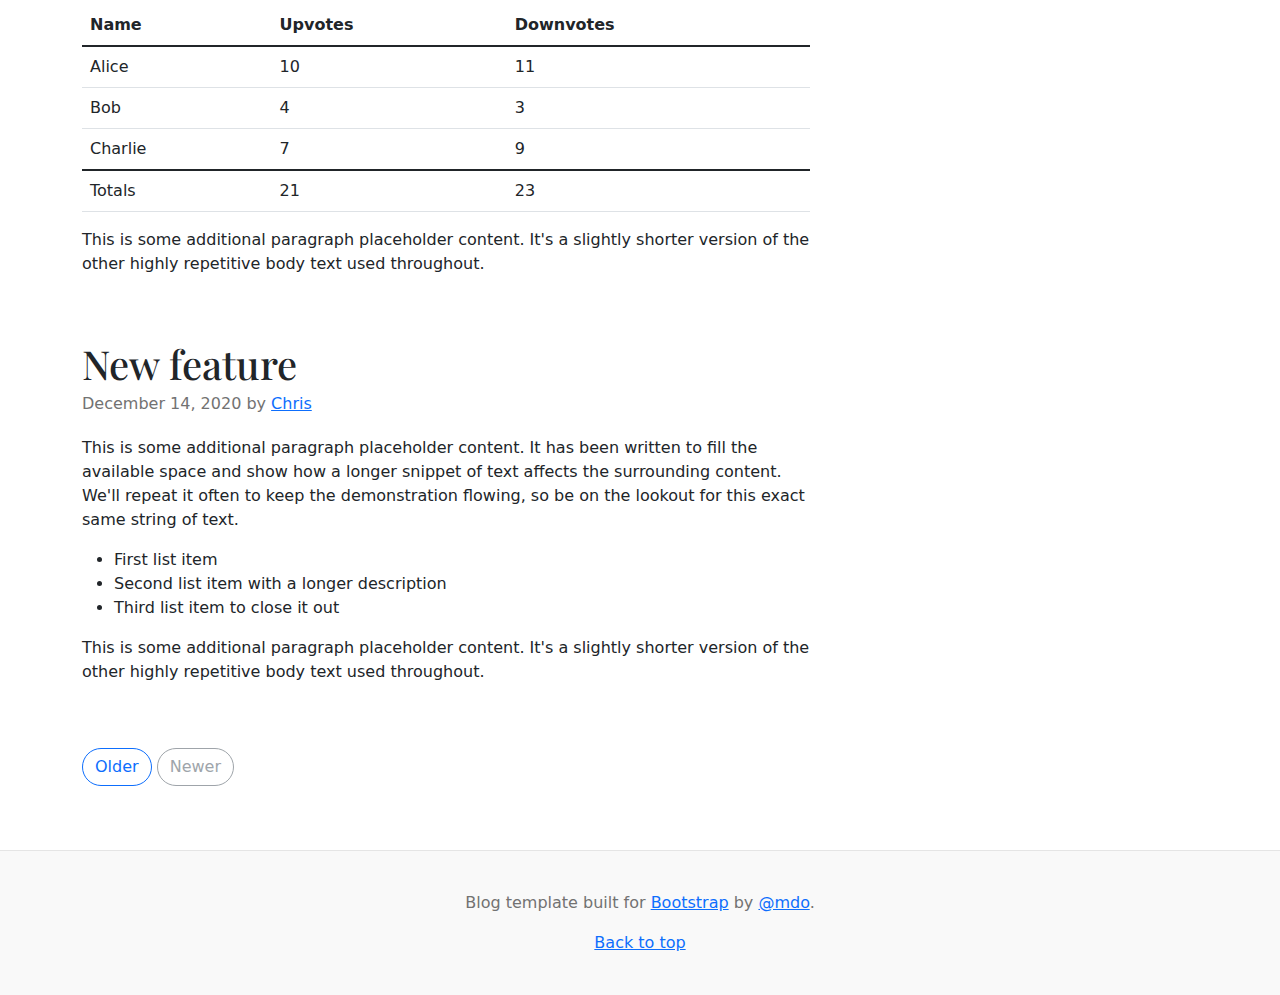
<file: js/bootstrap-5.1.3-examples/bootstrap-5.1.3-examples/blog/index.html>
<!doctype html>
<html lang="en">
  <head>
    <meta charset="utf-8">
    <meta name="viewport" content="width=device-width, initial-scale=1">
    <meta name="description" content="">
    <meta name="author" content="Mark Otto, Jacob Thornton, and Bootstrap contributors">
    <meta name="generator" content="Hugo 0.88.1">
    <title>Blog Template · Bootstrap v5.1</title>

    <link rel="canonical" href="https://getbootstrap.com/docs/5.1/examples/blog/">

    

    <!-- Bootstrap core CSS -->
<link href="../assets/dist/css/bootstrap.min.css" rel="stylesheet">

    <style>
      .bd-placeholder-img {
        font-size: 1.125rem;
        text-anchor: middle;
        -webkit-user-select: none;
        -moz-user-select: none;
        user-select: none;
      }

      @media (min-width: 768px) {
        .bd-placeholder-img-lg {
          font-size: 3.5rem;
        }
      }
    </style>

    
    <!-- Custom styles for this template -->
    <link href="https://fonts.googleapis.com/css?family=Playfair&#43;Display:700,900&amp;display=swap" rel="stylesheet">
    <!-- Custom styles for this template -->
    <link href="blog.css" rel="stylesheet">
  </head>
  <body>
    
<div class="container">
  <header class="blog-header py-3">
    <div class="row flex-nowrap justify-content-between align-items-center">
      <div class="col-4 pt-1">
        <a class="link-secondary" href="#">Subscribe</a>
      </div>
      <div class="col-4 text-center">
        <a class="blog-header-logo text-dark" href="#">Large</a>
      </div>
      <div class="col-4 d-flex justify-content-end align-items-center">
        <a class="link-secondary" href="#" aria-label="Search">
          <svg xmlns="http://www.w3.org/2000/svg" width="20" height="20" fill="none" stroke="currentColor" stroke-linecap="round" stroke-linejoin="round" stroke-width="2" class="mx-3" role="img" viewBox="0 0 24 24"><title>Search</title><circle cx="10.5" cy="10.5" r="7.5"/><path d="M21 21l-5.2-5.2"/></svg>
        </a>
        <a class="btn btn-sm btn-outline-secondary" href="#">Sign up</a>
      </div>
    </div>
  </header>

  <div class="nav-scroller py-1 mb-2">
    <nav class="nav d-flex justify-content-between">
      <a class="p-2 link-secondary" href="#">World</a>
      <a class="p-2 link-secondary" href="#">U.S.</a>
      <a class="p-2 link-secondary" href="#">Technology</a>
      <a class="p-2 link-secondary" href="#">Design</a>
      <a class="p-2 link-secondary" href="#">Culture</a>
      <a class="p-2 link-secondary" href="#">Business</a>
      <a class="p-2 link-secondary" href="#">Politics</a>
      <a class="p-2 link-secondary" href="#">Opinion</a>
      <a class="p-2 link-secondary" href="#">Science</a>
      <a class="p-2 link-secondary" href="#">Health</a>
      <a class="p-2 link-secondary" href="#">Style</a>
      <a class="p-2 link-secondary" href="#">Travel</a>
    </nav>
  </div>
</div>

<main class="container">
  <div class="p-4 p-md-5 mb-4 text-white rounded bg-dark">
    <div class="col-md-6 px-0">
      <h1 class="display-4 fst-italic">Title of a longer featured blog post</h1>
      <p class="lead my-3">Multiple lines of text that form the lede, informing new readers quickly and efficiently about what’s most interesting in this post’s contents.</p>
      <p class="lead mb-0"><a href="#" class="text-white fw-bold">Continue reading...</a></p>
    </div>
  </div>

  <div class="row mb-2">
    <div class="col-md-6">
      <div class="row g-0 border rounded overflow-hidden flex-md-row mb-4 shadow-sm h-md-250 position-relative">
        <div class="col p-4 d-flex flex-column position-static">
          <strong class="d-inline-block mb-2 text-primary">World</strong>
          <h3 class="mb-0">Featured post</h3>
          <div class="mb-1 text-muted">Nov 12</div>
          <p class="card-text mb-auto">This is a wider card with supporting text below as a natural lead-in to additional content.</p>
          <a href="#" class="stretched-link">Continue reading</a>
        </div>
        <div class="col-auto d-none d-lg-block">
          <svg class="bd-placeholder-img" width="200" height="250" xmlns="http://www.w3.org/2000/svg" role="img" aria-label="Placeholder: Thumbnail" preserveAspectRatio="xMidYMid slice" focusable="false"><title>Placeholder</title><rect width="100%" height="100%" fill="#55595c"/><text x="50%" y="50%" fill="#eceeef" dy=".3em">Thumbnail</text></svg>

        </div>
      </div>
    </div>
    <div class="col-md-6">
      <div class="row g-0 border rounded overflow-hidden flex-md-row mb-4 shadow-sm h-md-250 position-relative">
        <div class="col p-4 d-flex flex-column position-static">
          <strong class="d-inline-block mb-2 text-success">Design</strong>
          <h3 class="mb-0">Post title</h3>
          <div class="mb-1 text-muted">Nov 11</div>
          <p class="mb-auto">This is a wider card with supporting text below as a natural lead-in to additional content.</p>
          <a href="#" class="stretched-link">Continue reading</a>
        </div>
        <div class="col-auto d-none d-lg-block">
          <svg class="bd-placeholder-img" width="200" height="250" xmlns="http://www.w3.org/2000/svg" role="img" aria-label="Placeholder: Thumbnail" preserveAspectRatio="xMidYMid slice" focusable="false"><title>Placeholder</title><rect width="100%" height="100%" fill="#55595c"/><text x="50%" y="50%" fill="#eceeef" dy=".3em">Thumbnail</text></svg>

        </div>
      </div>
    </div>
  </div>

  <div class="row g-5">
    <div class="col-md-8">
      <h3 class="pb-4 mb-4 fst-italic border-bottom">
        From the Firehose
      </h3>

      <article class="blog-post">
        <h2 class="blog-post-title">Sample blog post</h2>
        <p class="blog-post-meta">January 1, 2021 by <a href="#">Mark</a></p>

        <p>This blog post shows a few different types of content that’s supported and styled with Bootstrap. Basic typography, lists, tables, images, code, and more are all supported as expected.</p>
        <hr>
        <p>This is some additional paragraph placeholder content. It has been written to fill the available space and show how a longer snippet of text affects the surrounding content. We'll repeat it often to keep the demonstration flowing, so be on the lookout for this exact same string of text.</p>
        <h2>Blockquotes</h2>
        <p>This is an example blockquote in action:</p>
        <blockquote class="blockquote">
          <p>Quoted text goes here.</p>
        </blockquote>
        <p>This is some additional paragraph placeholder content. It has been written to fill the available space and show how a longer snippet of text affects the surrounding content. We'll repeat it often to keep the demonstration flowing, so be on the lookout for this exact same string of text.</p>
        <h3>Example lists</h3>
        <p>This is some additional paragraph placeholder content. It's a slightly shorter version of the other highly repetitive body text used throughout. This is an example unordered list:</p>
        <ul>
          <li>First list item</li>
          <li>Second list item with a longer description</li>
          <li>Third list item to close it out</li>
        </ul>
        <p>And this is an ordered list:</p>
        <ol>
          <li>First list item</li>
          <li>Second list item with a longer description</li>
          <li>Third list item to close it out</li>
        </ol>
        <p>And this is a definition list:</p>
        <dl>
          <dt>HyperText Markup Language (HTML)</dt>
          <dd>The language used to describe and define the content of a Web page</dd>
          <dt>Cascading Style Sheets (CSS)</dt>
          <dd>Used to describe the appearance of Web content</dd>
          <dt>JavaScript (JS)</dt>
          <dd>The programming language used to build advanced Web sites and applications</dd>
        </dl>
        <h2>Inline HTML elements</h2>
        <p>HTML defines a long list of available inline tags, a complete list of which can be found on the <a href="https://developer.mozilla.org/en-US/docs/Web/HTML/Element">Mozilla Developer Network</a>.</p>
        <ul>
          <li><strong>To bold text</strong>, use <code class="language-plaintext highlighter-rouge">&lt;strong&gt;</code>.</li>
          <li><em>To italicize text</em>, use <code class="language-plaintext highlighter-rouge">&lt;em&gt;</code>.</li>
          <li>Abbreviations, like <abbr title="HyperText Markup Langage">HTML</abbr> should use <code class="language-plaintext highlighter-rouge">&lt;abbr&gt;</code>, with an optional <code class="language-plaintext highlighter-rouge">title</code> attribute for the full phrase.</li>
          <li>Citations, like <cite>— Mark Otto</cite>, should use <code class="language-plaintext highlighter-rouge">&lt;cite&gt;</code>.</li>
          <li><del>Deleted</del> text should use <code class="language-plaintext highlighter-rouge">&lt;del&gt;</code> and <ins>inserted</ins> text should use <code class="language-plaintext highlighter-rouge">&lt;ins&gt;</code>.</li>
          <li>Superscript <sup>text</sup> uses <code class="language-plaintext highlighter-rouge">&lt;sup&gt;</code> and subscript <sub>text</sub> uses <code class="language-plaintext highlighter-rouge">&lt;sub&gt;</code>.</li>
        </ul>
        <p>Most of these elements are styled by browsers with few modifications on our part.</p>
        <h2>Heading</h2>
        <p>This is some additional paragraph placeholder content. It has been written to fill the available space and show how a longer snippet of text affects the surrounding content. We'll repeat it often to keep the demonstration flowing, so be on the lookout for this exact same string of text.</p>
        <h3>Sub-heading</h3>
        <p>This is some additional paragraph placeholder content. It has been written to fill the available space and show how a longer snippet of text affects the surrounding content. We'll repeat it often to keep the demonstration flowing, so be on the lookout for this exact same string of text.</p>
        <pre><code>Example code block</code></pre>
        <p>This is some additional paragraph placeholder content. It's a slightly shorter version of the other highly repetitive body text used throughout.</p>
      </article>

      <article class="blog-post">
        <h2 class="blog-post-title">Another blog post</h2>
        <p class="blog-post-meta">December 23, 2020 by <a href="#">Jacob</a></p>

        <p>This is some additional paragraph placeholder content. It has been written to fill the available space and show how a longer snippet of text affects the surrounding content. We'll repeat it often to keep the demonstration flowing, so be on the lookout for this exact same string of text.</p>
        <blockquote>
          <p>Longer quote goes here, maybe with some <strong>emphasized text</strong> in the middle of it.</p>
        </blockquote>
        <p>This is some additional paragraph placeholder content. It has been written to fill the available space and show how a longer snippet of text affects the surrounding content. We'll repeat it often to keep the demonstration flowing, so be on the lookout for this exact same string of text.</p>
        <h3>Example table</h3>
        <p>And don't forget about tables in these posts:</p>
        <table class="table">
          <thead>
            <tr>
              <th>Name</th>
              <th>Upvotes</th>
              <th>Downvotes</th>
            </tr>
          </thead>
          <tbody>
            <tr>
              <td>Alice</td>
              <td>10</td>
              <td>11</td>
            </tr>
            <tr>
              <td>Bob</td>
              <td>4</td>
              <td>3</td>
            </tr>
            <tr>
              <td>Charlie</td>
              <td>7</td>
              <td>9</td>
            </tr>
          </tbody>
          <tfoot>
            <tr>
              <td>Totals</td>
              <td>21</td>
              <td>23</td>
            </tr>
          </tfoot>
        </table>

        <p>This is some additional paragraph placeholder content. It's a slightly shorter version of the other highly repetitive body text used throughout.</p>
      </article>

      <article class="blog-post">
        <h2 class="blog-post-title">New feature</h2>
        <p class="blog-post-meta">December 14, 2020 by <a href="#">Chris</a></p>

        <p>This is some additional paragraph placeholder content. It has been written to fill the available space and show how a longer snippet of text affects the surrounding content. We'll repeat it often to keep the demonstration flowing, so be on the lookout for this exact same string of text.</p>
        <ul>
          <li>First list item</li>
          <li>Second list item with a longer description</li>
          <li>Third list item to close it out</li>
        </ul>
        <p>This is some additional paragraph placeholder content. It's a slightly shorter version of the other highly repetitive body text used throughout.</p>
      </article>

      <nav class="blog-pagination" aria-label="Pagination">
        <a class="btn btn-outline-primary" href="#">Older</a>
        <a class="btn btn-outline-secondary disabled">Newer</a>
      </nav>

    </div>

    <div class="col-md-4">
      <div class="position-sticky" style="top: 2rem;">
        <div class="p-4 mb-3 bg-light rounded">
          <h4 class="fst-italic">About</h4>
          <p class="mb-0">Customize this section to tell your visitors a little bit about your publication, writers, content, or something else entirely. Totally up to you.</p>
        </div>

        <div class="p-4">
          <h4 class="fst-italic">Archives</h4>
          <ol class="list-unstyled mb-0">
            <li><a href="#">March 2021</a></li>
            <li><a href="#">February 2021</a></li>
            <li><a href="#">January 2021</a></li>
            <li><a href="#">December 2020</a></li>
            <li><a href="#">November 2020</a></li>
            <li><a href="#">October 2020</a></li>
            <li><a href="#">September 2020</a></li>
            <li><a href="#">August 2020</a></li>
            <li><a href="#">July 2020</a></li>
            <li><a href="#">June 2020</a></li>
            <li><a href="#">May 2020</a></li>
            <li><a href="#">April 2020</a></li>
          </ol>
        </div>

        <div class="p-4">
          <h4 class="fst-italic">Elsewhere</h4>
          <ol class="list-unstyled">
            <li><a href="#">GitHub</a></li>
            <li><a href="#">Twitter</a></li>
            <li><a href="#">Facebook</a></li>
          </ol>
        </div>
      </div>
    </div>
  </div>

</main>

<footer class="blog-footer">
  <p>Blog template built for <a href="https://getbootstrap.com/">Bootstrap</a> by <a href="https://twitter.com/mdo">@mdo</a>.</p>
  <p>
    <a href="#">Back to top</a>
  </p>
</footer>


    
  </body>
</html>
</file>
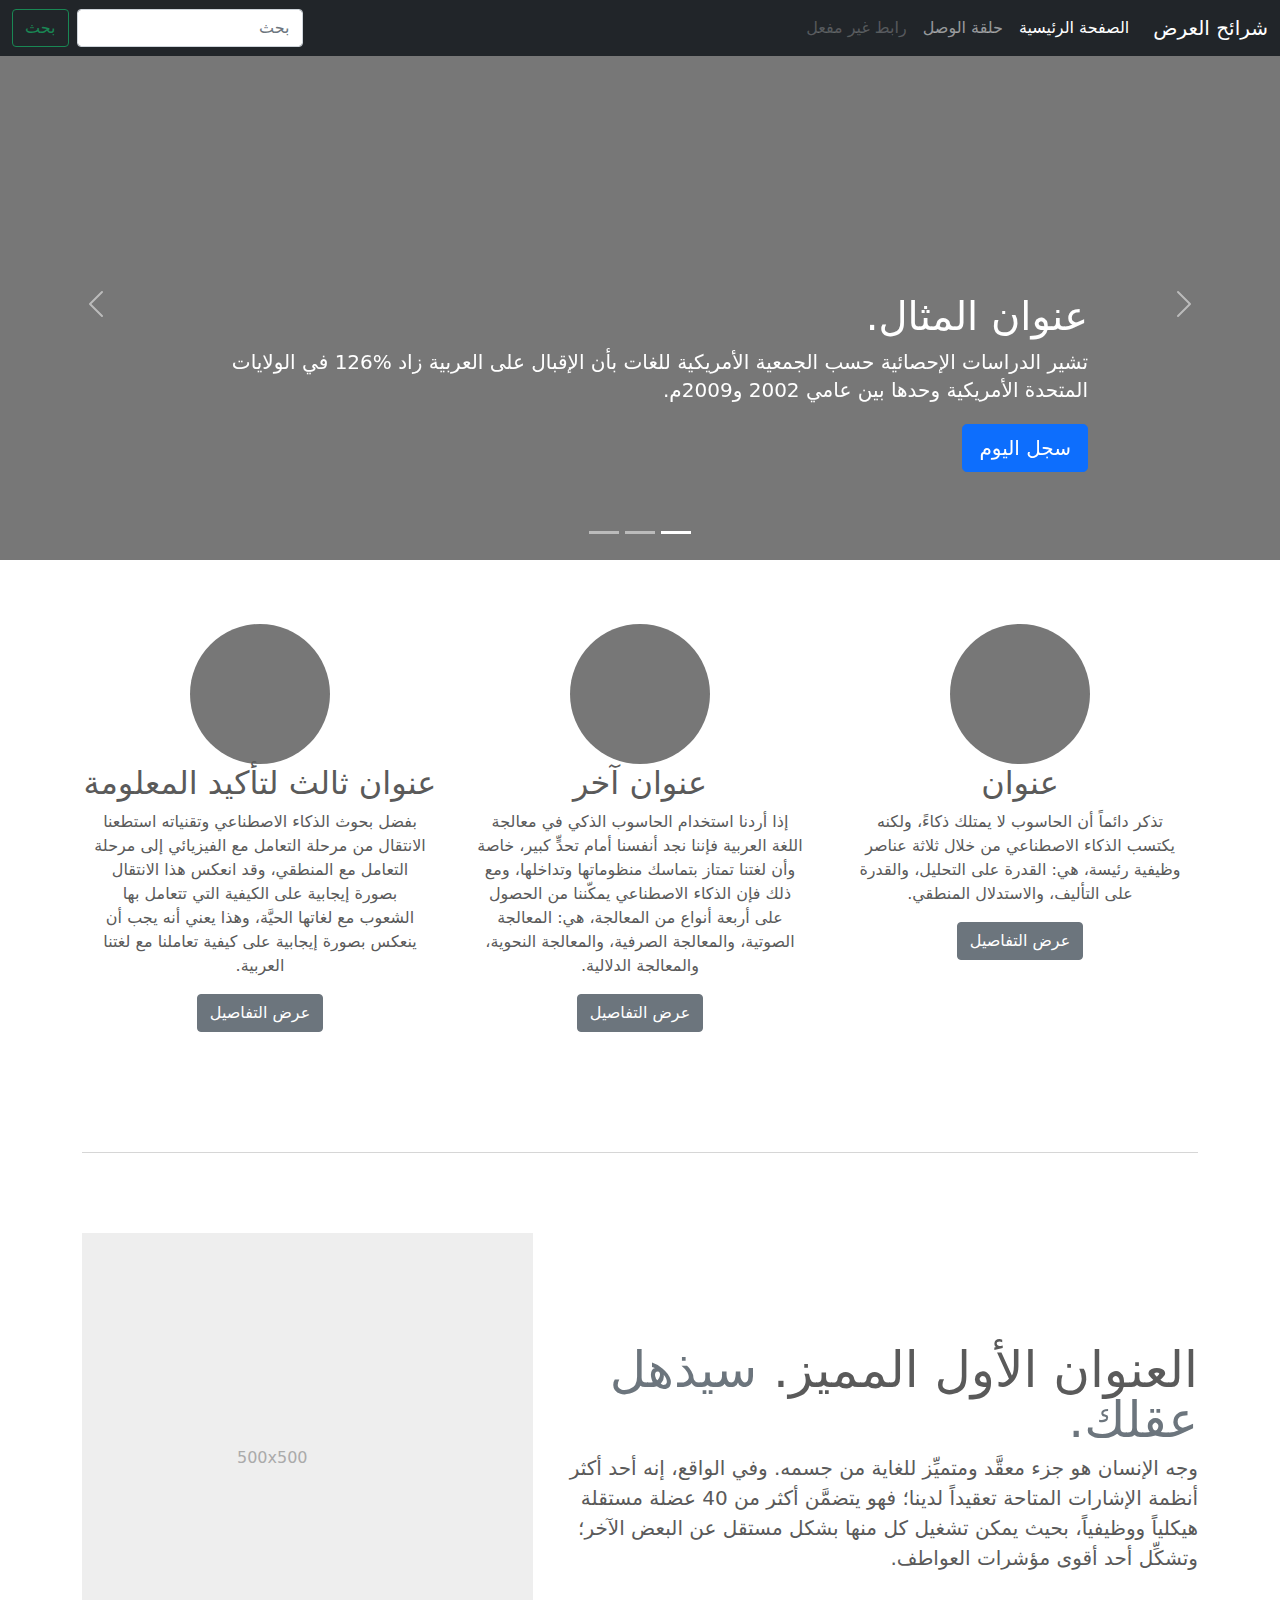
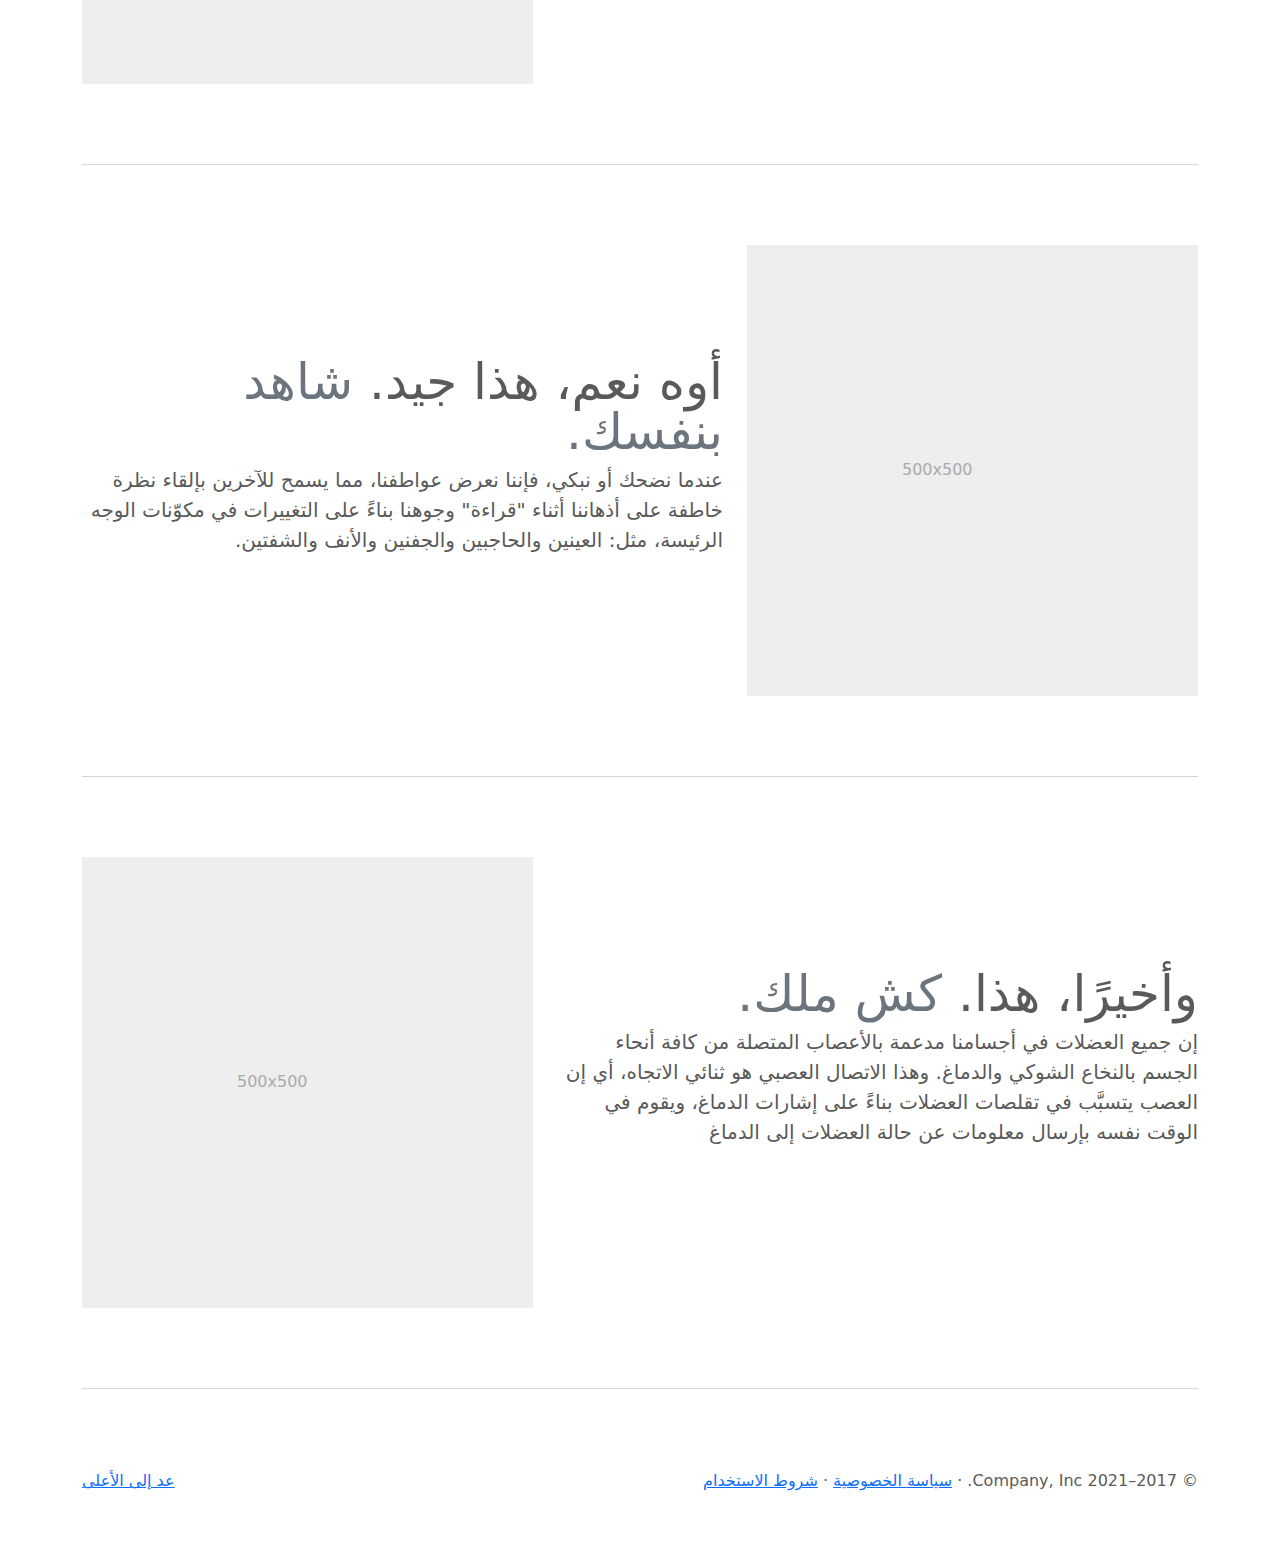
<file: js/bootstrap-5.1.3-examples/bootstrap-5.1.3-examples/carousel-rtl/index.html>
<!doctype html>
<html lang="ar" dir="rtl">
  <head>
    <meta charset="utf-8">
    <meta name="viewport" content="width=device-width, initial-scale=1">
    <meta name="description" content="">
    <meta name="author" content="Mark Otto, Jacob Thornton, and Bootstrap contributors">
    <meta name="generator" content="Hugo 0.88.1">
    <title>قالب  شرائح العرض · Bootstrap v5.1</title>

    <link rel="canonical" href="https://getbootstrap.com/docs/5.1/examples/carousel-rtl/">


    <!-- Bootstrap core CSS -->
<link href="../assets/dist/css/bootstrap.rtl.min.css" rel="stylesheet">


    
    <!-- Custom styles for this template -->
    <link href="../carousel/carousel.rtl.css" rel="stylesheet">
  </head>
  <body>
    
<header>
  <nav class="navbar navbar-expand-md navbar-dark fixed-top bg-dark">
    <div class="container-fluid">
      <a class="navbar-brand" href="#">شرائح العرض</a>
      <button class="navbar-toggler" type="button" data-bs-toggle="collapse" data-bs-target="#navbarCollapse" aria-controls="navbarCollapse" aria-expanded="false" aria-label="تبديل التنقل">
        <span class="navbar-toggler-icon"></span>
      </button>
      <div class="collapse navbar-collapse" id="navbarCollapse">
        <ul class="navbar-nav me-auto mb-2 mb-md-0">
          <li class="nav-item">
            <a class="nav-link active" aria-current="page" href="#">الصفحة الرئيسية</a>
          </li>
          <li class="nav-item">
            <a class="nav-link" href="#">حلقة الوصل</a>
          </li>
          <li class="nav-item">
            <a class="nav-link disabled">رابط غير مفعل</a>
          </li>
        </ul>
        <form class="d-flex">
          <input class="form-control me-2" type="search" placeholder="بحث" aria-label="بحث">
          <button class="btn btn-outline-success" type="submit">بحث</button>
        </form>
      </div>
    </div>
  </nav>
</header>

<main>

  <div id="myCarousel" class="carousel slide" data-bs-ride="carousel">
    <div class="carousel-indicators">
      <button type="button" data-bs-target="#myCarousel" data-bs-slide-to="0" class="active" aria-current="true" aria-label="Slide 1"></button>
      <button type="button" data-bs-target="#myCarousel" data-bs-slide-to="1" aria-label="Slide 2"></button>
      <button type="button" data-bs-target="#myCarousel" data-bs-slide-to="2" aria-label="Slide 3"></button>
    </div>
    <div class="carousel-inner">
      <div class="carousel-item active">
        <svg class="bd-placeholder-img" width="100%" height="100%" xmlns="http://www.w3.org/2000/svg" aria-hidden="true" preserveAspectRatio="xMidYMid slice" focusable="false"><rect width="100%" height="100%" fill="#777"/></svg>

        <div class="container">
          <div class="carousel-caption text-start">
            <h1>عنوان المثال.</h1>
            <p>تشير الدراسات الإحصائية حسب الجمعية الأمريكية للغات بأن الإقبال على العربية زاد %126 في الولايات المتحدة الأمريكية وحدها بين عامي 2002 و2009م.</p>
            <p><a class="btn btn-lg btn-primary" href="#">سجل اليوم</a></p>
          </div>
        </div>
      </div>
      <div class="carousel-item">
        <svg class="bd-placeholder-img" width="100%" height="100%" xmlns="http://www.w3.org/2000/svg" aria-hidden="true" preserveAspectRatio="xMidYMid slice" focusable="false"><rect width="100%" height="100%" fill="#777"/></svg>

        <div class="container">
          <div class="carousel-caption">
            <h1>عنوان مثال آخر.</h1>
            <p>حسب المجلس الثقافي البريطاني فإن تعليم الإنجليزية داخل بريطانيا يسهم في تعزيز اقتصادها بما يتجاوز ملياري جنيه سنوياً، كما أنه وفر أكثر من 26 ألف وظيفة.</p>
            <p><a class="btn btn-lg btn-primary" href="#">أعرف أكثر</a></p>
          </div>
        </div>
      </div>
      <div class="carousel-item">
        <svg class="bd-placeholder-img" width="100%" height="100%" xmlns="http://www.w3.org/2000/svg" aria-hidden="true" preserveAspectRatio="xMidYMid slice" focusable="false"><rect width="100%" height="100%" fill="#777"/></svg>

        <div class="container">
          <div class="carousel-caption text-end">
            <h1>واحد أكثر لقياس جيد.</h1>
            <p>الإحصاءات لحجم الاستثمار اللغوي خارج بريطانيا تتفاوت من سنة لأخرى إلا أن المدير التنفيذي للمجلس الثقافي البريطاني إدي بايرز يرى أن استثمار تعليم الإنجليزية في الخارج لا يحسب على المستوى المالي فحسب بل على المستوى السياسي أيضاً.</p>
            <p><a class="btn btn-lg btn-primary" href="#">تصفح المعرض</a></p>
          </div>
        </div>
      </div>
    </div>
    <button class="carousel-control-prev" type="button" data-bs-target="#myCarousel" data-bs-slide="prev">
      <span class="carousel-control-prev-icon" aria-hidden="true"></span>
      <span class="visually-hidden">السابق</span>
    </button>
    <button class="carousel-control-next" type="button" data-bs-target="#myCarousel" data-bs-slide="next">
      <span class="carousel-control-next-icon" aria-hidden="true"></span>
      <span class="visually-hidden">التالي</span>
    </button>
  </div>


  <!-- Marketing messaging and featurettes
  ================================================== -->
  <!-- Wrap the rest of the page in another container to center all the content. -->

  <div class="container marketing">

    <!-- Three columns of text below the carousel -->
    <div class="row">
      <div class="col-lg-4">
        <svg class="bd-placeholder-img rounded-circle" width="140" height="140" xmlns="http://www.w3.org/2000/svg" role="img" aria-label="Placeholder: 140x140" preserveAspectRatio="xMidYMid slice" focusable="false"><title>Placeholder</title><rect width="100%" height="100%" fill="#777"/><text x="50%" y="50%" fill="#777" dy=".3em">140x140</text></svg>

        <h2>عنوان</h2>
        <p>تذكر دائماً أن الحاسوب لا يمتلك ذكاءً، ولكنه يكتسب الذكاء الاصطناعي من خلال ثلاثة عناصر وظيفية رئيسة، هي: القدرة على التحليل، والقدرة على التأليف، والاستدلال المنطقي.</p>
        <p><a class="btn btn-secondary" href="#">عرض التفاصيل</a></p>
      </div><!-- /.col-lg-4 -->
      <div class="col-lg-4">
        <svg class="bd-placeholder-img rounded-circle" width="140" height="140" xmlns="http://www.w3.org/2000/svg" role="img" aria-label="Placeholder: 140x140" preserveAspectRatio="xMidYMid slice" focusable="false"><title>Placeholder</title><rect width="100%" height="100%" fill="#777"/><text x="50%" y="50%" fill="#777" dy=".3em">140x140</text></svg>

        <h2>عنوان آخر</h2>
        <p>إذا أردنا استخدام الحاسوب الذكي في معالجة اللغة العربية فإننا نجد أنفسنا أمام تحدٍّ كبير، خاصة وأن لغتنا تمتاز بتماسك منظوماتها وتداخلها، ومع ذلك فإن الذكاء الاصطناعي يمكّننا من الحصول على أربعة أنواع من المعالجة، هي: المعالجة الصوتية، والمعالجة الصرفية، والمعالجة النحوية، والمعالجة الدلالية.</p>
        <p><a class="btn btn-secondary" href="#">عرض التفاصيل</a></p>
      </div><!-- /.col-lg-4 -->
      <div class="col-lg-4">
        <svg class="bd-placeholder-img rounded-circle" width="140" height="140" xmlns="http://www.w3.org/2000/svg" role="img" aria-label="Placeholder: 140x140" preserveAspectRatio="xMidYMid slice" focusable="false"><title>Placeholder</title><rect width="100%" height="100%" fill="#777"/><text x="50%" y="50%" fill="#777" dy=".3em">140x140</text></svg>

        <h2>عنوان ثالث لتأكيد المعلومة</h2>
        <p>بفضل بحوث الذكاء الاصطناعي وتقنياته استطعنا الانتقال من مرحلة التعامل مع الفيزيائي إلى مرحلة التعامل مع المنطقي، وقد انعكس هذا الانتقال بصورة إيجابية على الكيفية التي تتعامل بها الشعوب مع لغاتها الحيَّة، وهذا يعني أنه يجب أن ينعكس بصورة إيجابية على كيفية تعاملنا مع لغتنا العربية.</p>
        <p><a class="btn btn-secondary" href="#">عرض التفاصيل</a></p>
      </div><!-- /.col-lg-4 -->
    </div><!-- /.row -->


    <!-- START THE FEATURETTES -->

    <hr class="featurette-divider">

    <div class="row featurette">
      <div class="col-md-7">
        <h2 class="featurette-heading">العنوان الأول المميز. <span class="text-muted"> سيذهل عقلك. </span></h2>
        <p class="lead">وجه الإنسان هو جزء معقَّد ومتميِّز للغاية من جسمه. وفي الواقع، إنه أحد أكثر أنظمة الإشارات المتاحة تعقيداً لدينا؛ فهو يتضمَّن أكثر من 40 عضلة مستقلة هيكلياً ووظيفياً، بحيث يمكن تشغيل كل منها بشكل مستقل عن البعض الآخر؛ وتشكِّل أحد أقوى مؤشرات العواطف.</p>
      </div>
      <div class="col-md-5">
        <svg class="bd-placeholder-img bd-placeholder-img-lg featurette-image img-fluid mx-auto" width="500" height="500" xmlns="http://www.w3.org/2000/svg" role="img" aria-label="Placeholder: 500x500" preserveAspectRatio="xMidYMid slice" focusable="false"><title>Placeholder</title><rect width="100%" height="100%" fill="#eee"/><text x="50%" y="50%" fill="#aaa" dy=".3em">500x500</text></svg>

      </div>
    </div>

    <hr class="featurette-divider">

    <div class="row featurette">
      <div class="col-md-7 order-md-2">
        <h2 class="featurette-heading">أوه نعم، هذا جيد. <span class="text-muted"> شاهد بنفسك. </span></h2>
        <p class="lead">عندما نضحك أو نبكي، فإننا نعرض عواطفنا، مما يسمح للآخرين بإلقاء نظرة خاطفة على أذهاننا أثناء "قراءة" وجوهنا بناءً على التغييرات في مكوّنات الوجه الرئيسة، مثل: العينين والحاجبين والجفنين والأنف والشفتين.</p>
      </div>
      <div class="col-md-5 order-md-1">
        <svg class="bd-placeholder-img bd-placeholder-img-lg featurette-image img-fluid mx-auto" width="500" height="500" xmlns="http://www.w3.org/2000/svg" role="img" aria-label="Placeholder: 500x500" preserveAspectRatio="xMidYMid slice" focusable="false"><title>Placeholder</title><rect width="100%" height="100%" fill="#eee"/><text x="50%" y="50%" fill="#aaa" dy=".3em">500x500</text></svg>

      </div>
    </div>

    <hr class="featurette-divider">

    <div class="row featurette">
      <div class="col-md-7">
        <h2 class="featurette-heading">وأخيرًا، هذا. <span class="text-muted"> كش ملك. </span></h2>
        <p class="lead">إن جميع العضلات في أجسامنا مدعمة بالأعصاب المتصلة من كافة أنحاء الجسم بالنخاع الشوكي والدماغ. وهذا الاتصال العصبي هو ثنائي الاتجاه، أي إن العصب يتسبَّب في تقلصات العضلات بناءً على إشارات الدماغ، ويقوم في الوقت نفسه بإرسال معلومات عن حالة العضلات إلى الدماغ</p>
      </div>
      <div class="col-md-5">
        <svg class="bd-placeholder-img bd-placeholder-img-lg featurette-image img-fluid mx-auto" width="500" height="500" xmlns="http://www.w3.org/2000/svg" role="img" aria-label="Placeholder: 500x500" preserveAspectRatio="xMidYMid slice" focusable="false"><title>Placeholder</title><rect width="100%" height="100%" fill="#eee"/><text x="50%" y="50%" fill="#aaa" dy=".3em">500x500</text></svg>

      </div>
    </div>

    <hr class="featurette-divider">

    <!-- /END THE FEATURETTES -->

  </div><!-- /.container -->


  <!-- FOOTER -->
  <footer class="container">
    <p class="float-end"><a href="#">عد إلى الأعلى</a></p>
    <p>&copy; 2017–2021 Company, Inc. &middot; <a href="#">سياسة الخصوصية</a> &middot; <a href="#">شروط الاستخدام</a></p>
  </footer>
</main>


    <script src="../assets/dist/js/bootstrap.bundle.min.js"></script>

  </body>
</html>
</file>
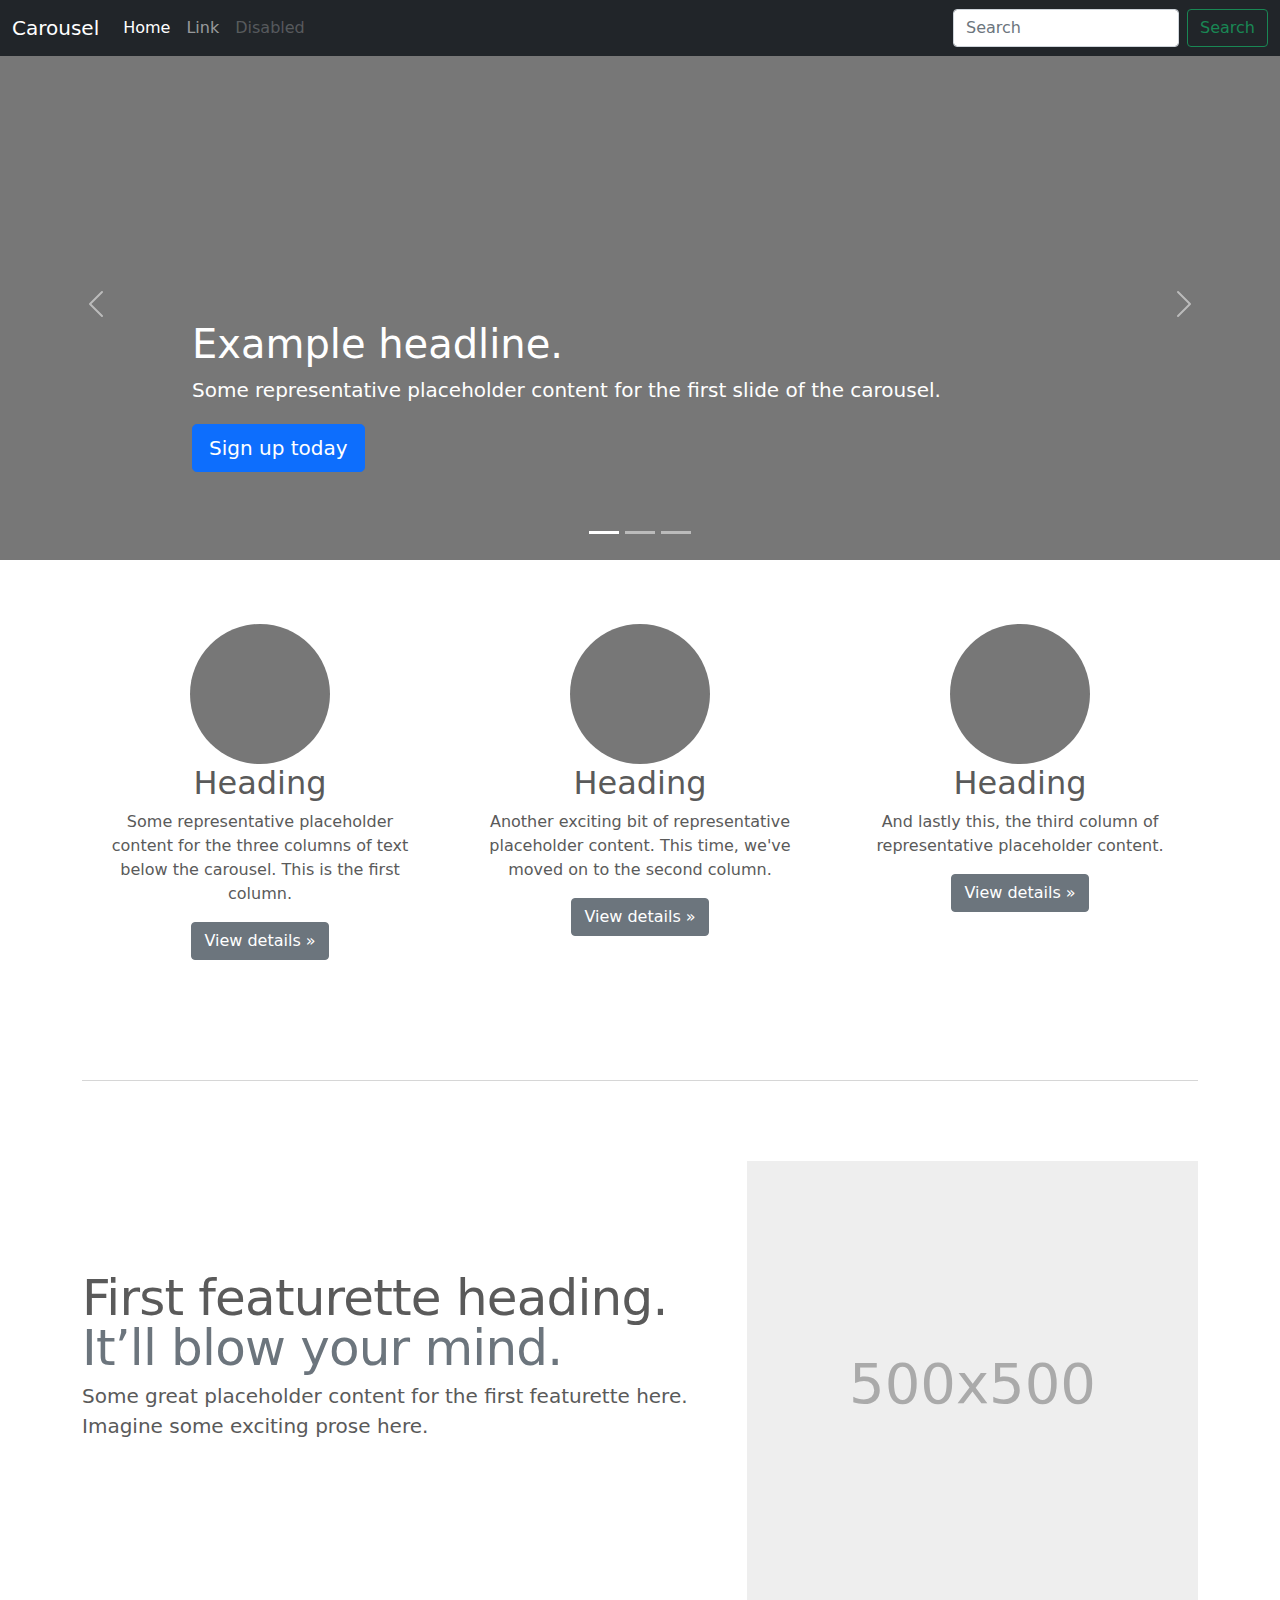
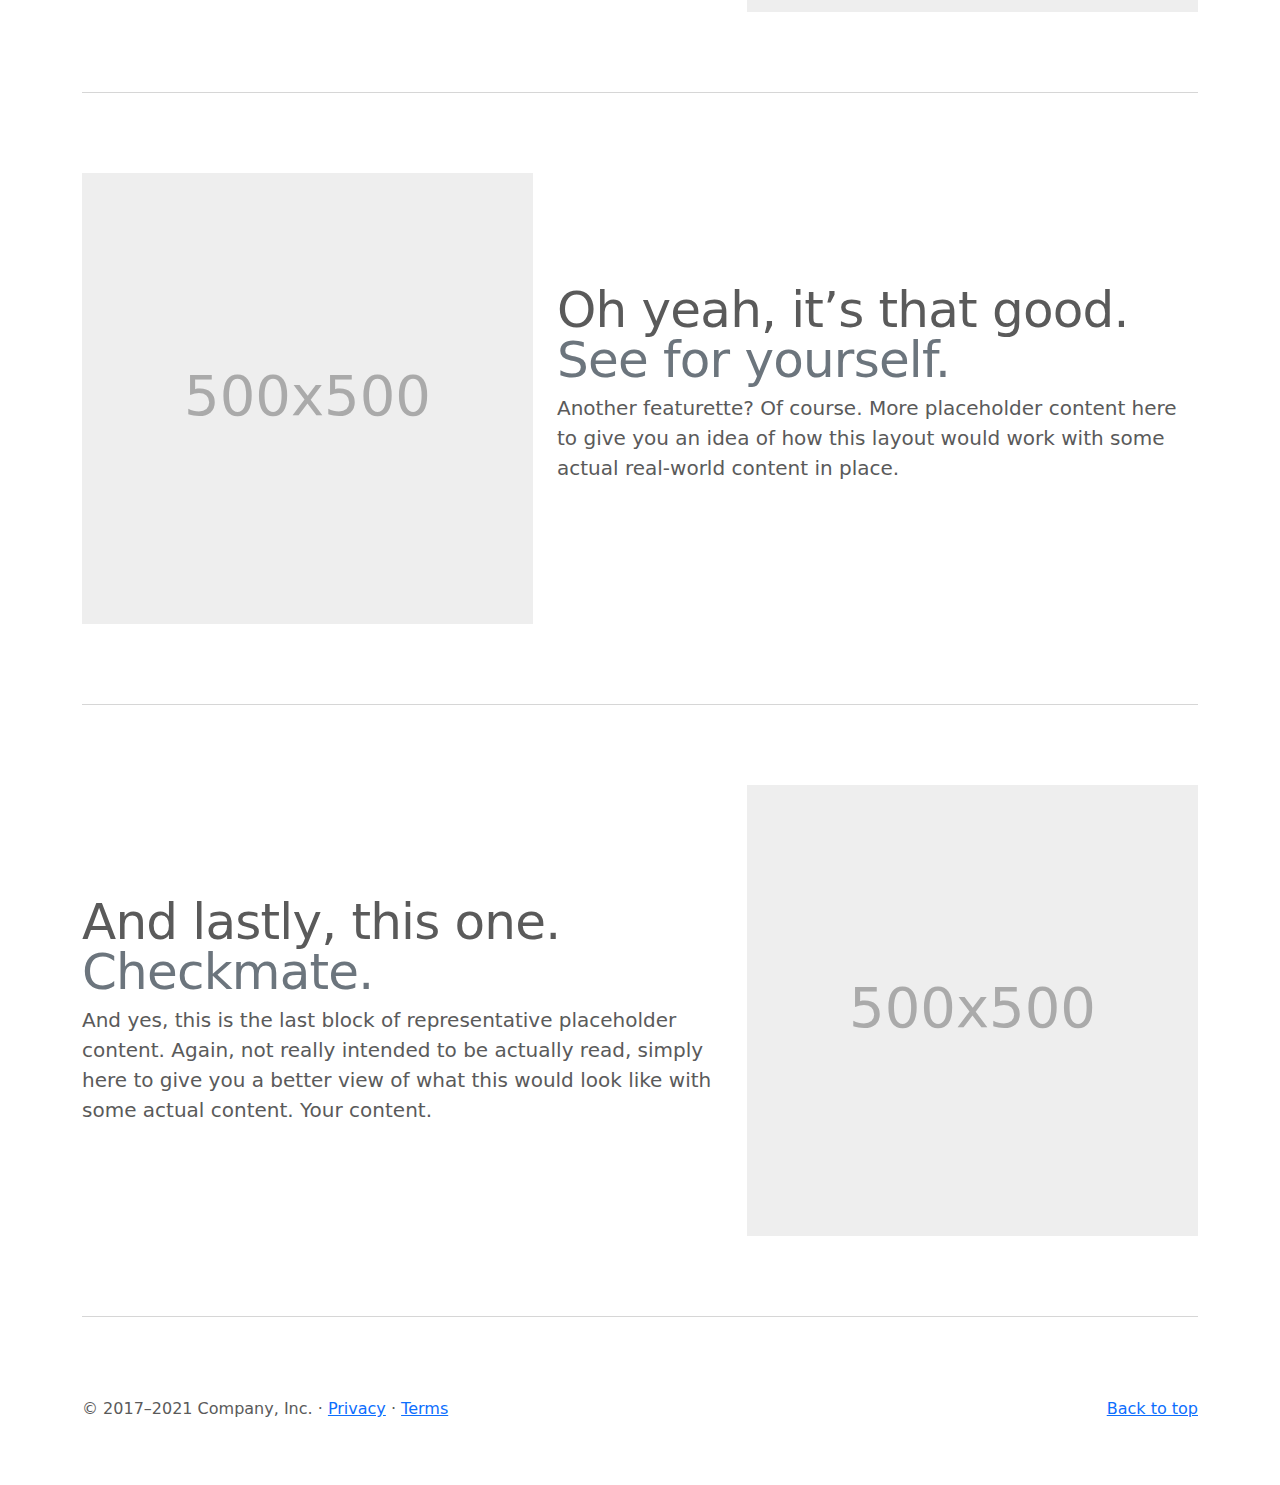
<file: js/bootstrap-5.1.3-examples/bootstrap-5.1.3-examples/carousel/index.html>
<!doctype html>
<html lang="en">
  <head>
    <meta charset="utf-8">
    <meta name="viewport" content="width=device-width, initial-scale=1">
    <meta name="description" content="">
    <meta name="author" content="Mark Otto, Jacob Thornton, and Bootstrap contributors">
    <meta name="generator" content="Hugo 0.88.1">
    <title>Carousel Template · Bootstrap v5.1</title>

    <link rel="canonical" href="https://getbootstrap.com/docs/5.1/examples/carousel/">

    

    <!-- Bootstrap core CSS -->
<link href="../assets/dist/css/bootstrap.min.css" rel="stylesheet">
    <style>
      .bd-placeholder-img {
        font-size: 1.125rem;
        text-anchor: middle;
        -webkit-user-select: none;
        -moz-user-select: none;
        user-select: none;
      }
      @media (min-width: 768px) {
        .bd-placeholder-img-lg {
          font-size: 3.5rem;
        }
      }
    </style>
    <link href="carousel.css" rel="stylesheet">
  </head>
  <body>
    
<header>
  <nav class="navbar navbar-expand-md navbar-dark fixed-top bg-dark">
    <div class="container-fluid">
      <a class="navbar-brand" href="#">Carousel</a>
      <button class="navbar-toggler" type="button" data-bs-toggle="collapse" data-bs-target="#navbarCollapse" aria-controls="navbarCollapse" aria-expanded="false" aria-label="Toggle navigation">
        <span class="navbar-toggler-icon"></span>
      </button>
      <div class="collapse navbar-collapse" id="navbarCollapse">
        <ul class="navbar-nav me-auto mb-2 mb-md-0">
          <li class="nav-item">
            <a class="nav-link active" aria-current="page" href="#">Home</a>
          </li>
          <li class="nav-item">
            <a class="nav-link" href="#">Link</a>
          </li>
          <li class="nav-item">
            <a class="nav-link disabled">Disabled</a>
          </li>
        </ul>
        <form class="d-flex">
          <input class="form-control me-2" type="search" placeholder="Search" aria-label="Search">
          <button class="btn btn-outline-success" type="submit">Search</button>
        </form>
      </div>
    </div>
  </nav>
</header>

<main>

  <div id="myCarousel" class="carousel slide" data-bs-ride="carousel">
    <div class="carousel-indicators">
      <button type="button" data-bs-target="#myCarousel" data-bs-slide-to="0" class="active" aria-current="true" aria-label="Slide 1"></button>
      <button type="button" data-bs-target="#myCarousel" data-bs-slide-to="1" aria-label="Slide 2"></button>
      <button type="button" data-bs-target="#myCarousel" data-bs-slide-to="2" aria-label="Slide 3"></button>
    </div>
    <div class="carousel-inner">
      <div class="carousel-item active">
        <svg class="bd-placeholder-img" width="100%" height="100%" xmlns="http://www.w3.org/2000/svg" aria-hidden="true" preserveAspectRatio="xMidYMid slice" focusable="false"><rect width="100%" height="100%" fill="#777"/></svg>

        <div class="container">
          <div class="carousel-caption text-start">
            <h1>Example headline.</h1>
            <p>Some representative placeholder content for the first slide of the carousel.</p>
            <p><a class="btn btn-lg btn-primary" href="#">Sign up today</a></p>
          </div>
        </div>
      </div>
      <div class="carousel-item">
        <svg class="bd-placeholder-img" width="100%" height="100%" xmlns="http://www.w3.org/2000/svg" aria-hidden="true" preserveAspectRatio="xMidYMid slice" focusable="false"><rect width="100%" height="100%" fill="#777"/></svg>

        <div class="container">
          <div class="carousel-caption">
            <h1>Another example headline.</h1>
            <p>Some representative placeholder content for the second slide of the carousel.</p>
            <p><a class="btn btn-lg btn-primary" href="#">Learn more</a></p>
          </div>
        </div>
      </div>
      <div class="carousel-item">
        <svg class="bd-placeholder-img" width="100%" height="100%" xmlns="http://www.w3.org/2000/svg" aria-hidden="true" preserveAspectRatio="xMidYMid slice" focusable="false"><rect width="100%" height="100%" fill="#777"/></svg>

        <div class="container">
          <div class="carousel-caption text-end">
            <h1>One more for good measure.</h1>
            <p>Some representative placeholder content for the third slide of this carousel.</p>
            <p><a class="btn btn-lg btn-primary" href="#">Browse gallery</a></p>
          </div>
        </div>
      </div>
    </div>
    <button class="carousel-control-prev" type="button" data-bs-target="#myCarousel" data-bs-slide="prev">
      <span class="carousel-control-prev-icon" aria-hidden="true"></span>
      <span class="visually-hidden">Previous</span>
    </button>
    <button class="carousel-control-next" type="button" data-bs-target="#myCarousel" data-bs-slide="next">
      <span class="carousel-control-next-icon" aria-hidden="true"></span>
      <span class="visually-hidden">Next</span>
    </button>
  </div>


  <!-- Marketing messaging and featurettes
  ================================================== -->
  <!-- Wrap the rest of the page in another container to center all the content. -->

  <div class="container marketing">

    <!-- Three columns of text below the carousel -->
    <div class="row">
      <div class="col-lg-4">
        <svg class="bd-placeholder-img rounded-circle" width="140" height="140" xmlns="http://www.w3.org/2000/svg" role="img" aria-label="Placeholder: 140x140" preserveAspectRatio="xMidYMid slice" focusable="false"><title>Placeholder</title><rect width="100%" height="100%" fill="#777"/><text x="50%" y="50%" fill="#777" dy=".3em">140x140</text></svg>

        <h2>Heading</h2>
        <p>Some representative placeholder content for the three columns of text below the carousel. This is the first column.</p>
        <p><a class="btn btn-secondary" href="#">View details &raquo;</a></p>
      </div><!-- /.col-lg-4 -->
      <div class="col-lg-4">
        <svg class="bd-placeholder-img rounded-circle" width="140" height="140" xmlns="http://www.w3.org/2000/svg" role="img" aria-label="Placeholder: 140x140" preserveAspectRatio="xMidYMid slice" focusable="false"><title>Placeholder</title><rect width="100%" height="100%" fill="#777"/><text x="50%" y="50%" fill="#777" dy=".3em">140x140</text></svg>

        <h2>Heading</h2>
        <p>Another exciting bit of representative placeholder content. This time, we've moved on to the second column.</p>
        <p><a class="btn btn-secondary" href="#">View details &raquo;</a></p>
      </div><!-- /.col-lg-4 -->
      <div class="col-lg-4">
        <svg class="bd-placeholder-img rounded-circle" width="140" height="140" xmlns="http://www.w3.org/2000/svg" role="img" aria-label="Placeholder: 140x140" preserveAspectRatio="xMidYMid slice" focusable="false"><title>Placeholder</title><rect width="100%" height="100%" fill="#777"/><text x="50%" y="50%" fill="#777" dy=".3em">140x140</text></svg>

        <h2>Heading</h2>
        <p>And lastly this, the third column of representative placeholder content.</p>
        <p><a class="btn btn-secondary" href="#">View details &raquo;</a></p>
      </div><!-- /.col-lg-4 -->
    </div><!-- /.row -->


    <!-- START THE FEATURETTES -->

    <hr class="featurette-divider">

    <div class="row featurette">
      <div class="col-md-7">
        <h2 class="featurette-heading">First featurette heading. <span class="text-muted">It’ll blow your mind.</span></h2>
        <p class="lead">Some great placeholder content for the first featurette here. Imagine some exciting prose here.</p>
      </div>
      <div class="col-md-5">
        <svg class="bd-placeholder-img bd-placeholder-img-lg featurette-image img-fluid mx-auto" width="500" height="500" xmlns="http://www.w3.org/2000/svg" role="img" aria-label="Placeholder: 500x500" preserveAspectRatio="xMidYMid slice" focusable="false"><title>Placeholder</title><rect width="100%" height="100%" fill="#eee"/><text x="50%" y="50%" fill="#aaa" dy=".3em">500x500</text></svg>

      </div>
    </div>

    <hr class="featurette-divider">

    <div class="row featurette">
      <div class="col-md-7 order-md-2">
        <h2 class="featurette-heading">Oh yeah, it’s that good. <span class="text-muted">See for yourself.</span></h2>
        <p class="lead">Another featurette? Of course. More placeholder content here to give you an idea of how this layout would work with some actual real-world content in place.</p>
      </div>
      <div class="col-md-5 order-md-1">
        <svg class="bd-placeholder-img bd-placeholder-img-lg featurette-image img-fluid mx-auto" width="500" height="500" xmlns="http://www.w3.org/2000/svg" role="img" aria-label="Placeholder: 500x500" preserveAspectRatio="xMidYMid slice" focusable="false"><title>Placeholder</title><rect width="100%" height="100%" fill="#eee"/><text x="50%" y="50%" fill="#aaa" dy=".3em">500x500</text></svg>

      </div>
    </div>

    <hr class="featurette-divider">

    <div class="row featurette">
      <div class="col-md-7">
        <h2 class="featurette-heading">And lastly, this one. <span class="text-muted">Checkmate.</span></h2>
        <p class="lead">And yes, this is the last block of representative placeholder content. Again, not really intended to be actually read, simply here to give you a better view of what this would look like with some actual content. Your content.</p>
      </div>
      <div class="col-md-5">
        <svg class="bd-placeholder-img bd-placeholder-img-lg featurette-image img-fluid mx-auto" width="500" height="500" xmlns="http://www.w3.org/2000/svg" role="img" aria-label="Placeholder: 500x500" preserveAspectRatio="xMidYMid slice" focusable="false"><title>Placeholder</title><rect width="100%" height="100%" fill="#eee"/><text x="50%" y="50%" fill="#aaa" dy=".3em">500x500</text></svg>

      </div>
    </div>

    <hr class="featurette-divider">

    <!-- /END THE FEATURETTES -->

  </div><!-- /.container -->


  <!-- FOOTER -->
  <footer class="container">
    <p class="float-end"><a href="#">Back to top</a></p>
    <p>&copy; 2017–2021 Company, Inc. &middot; <a href="#">Privacy</a> &middot; <a href="#">Terms</a></p>
  </footer>
</main>


    <script src="../assets/dist/js/bootstrap.bundle.min.js"></script>

      
  </body>
</html>
</file>
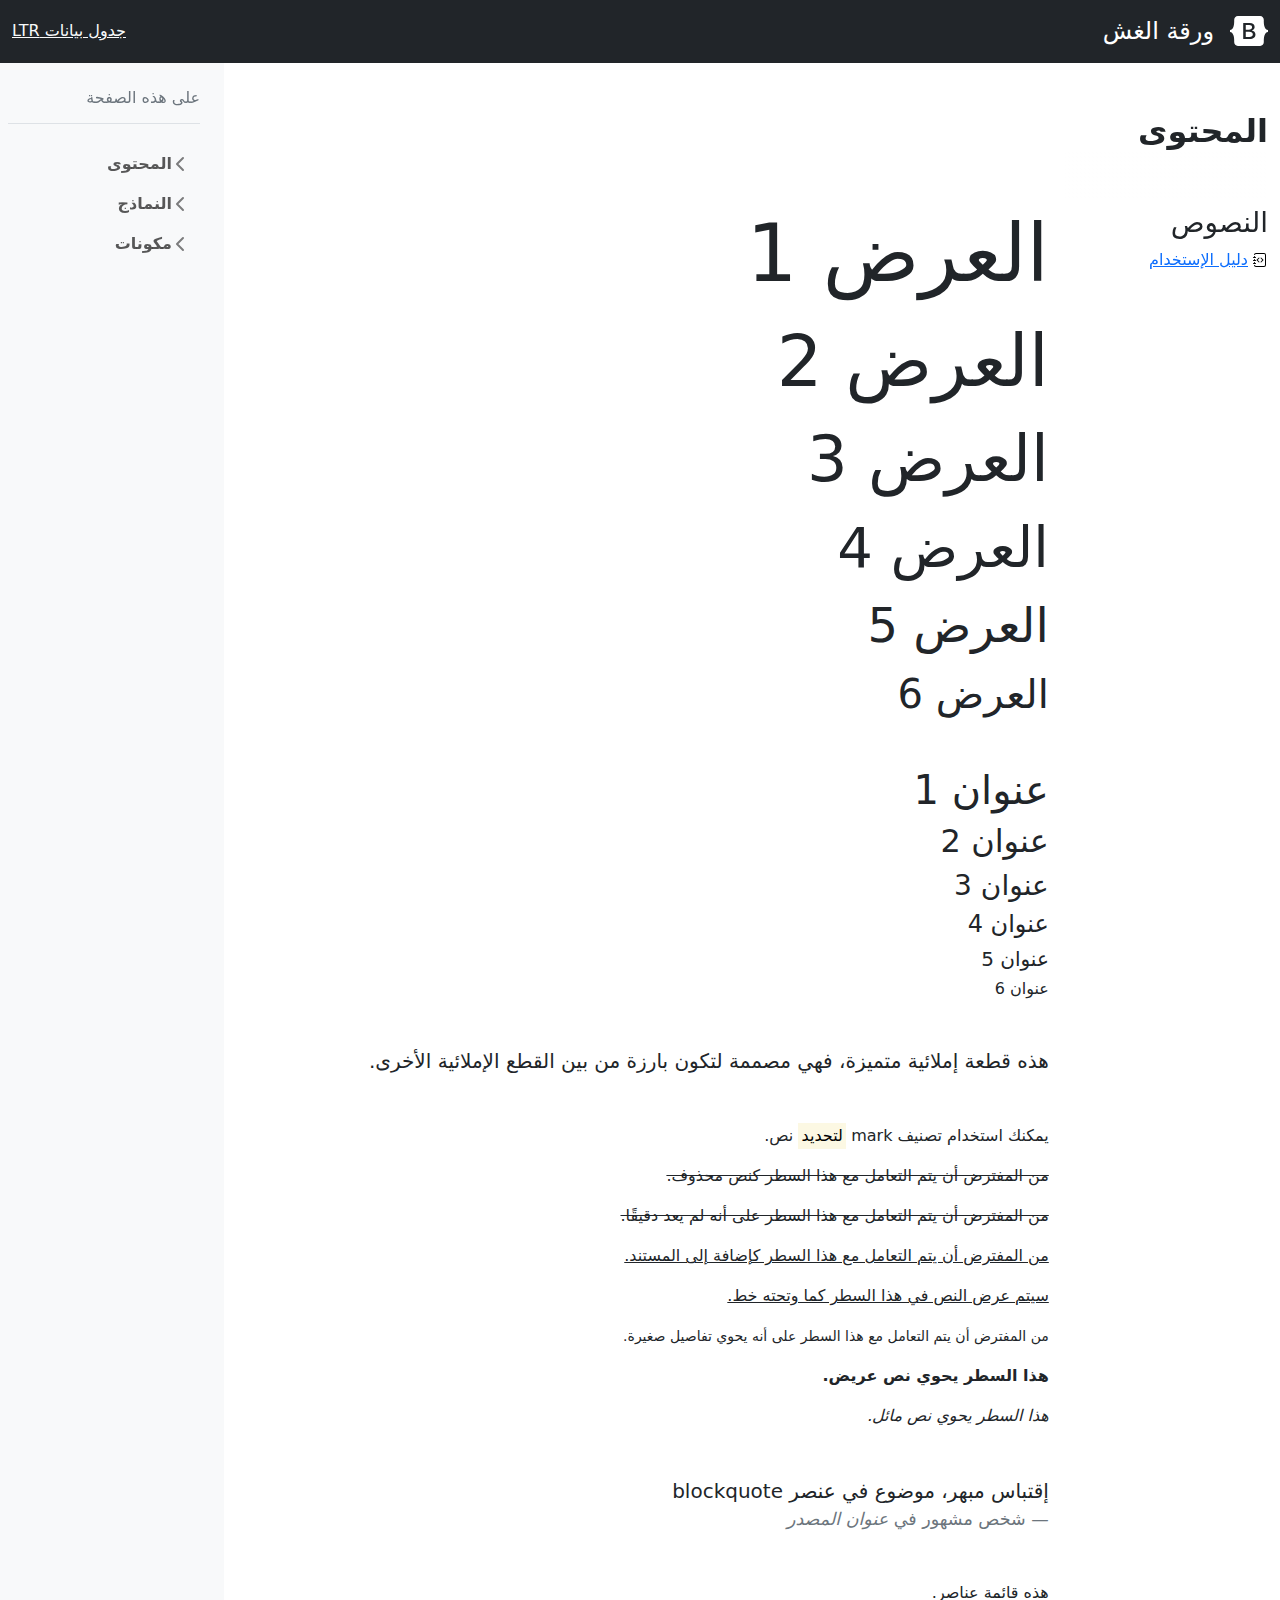
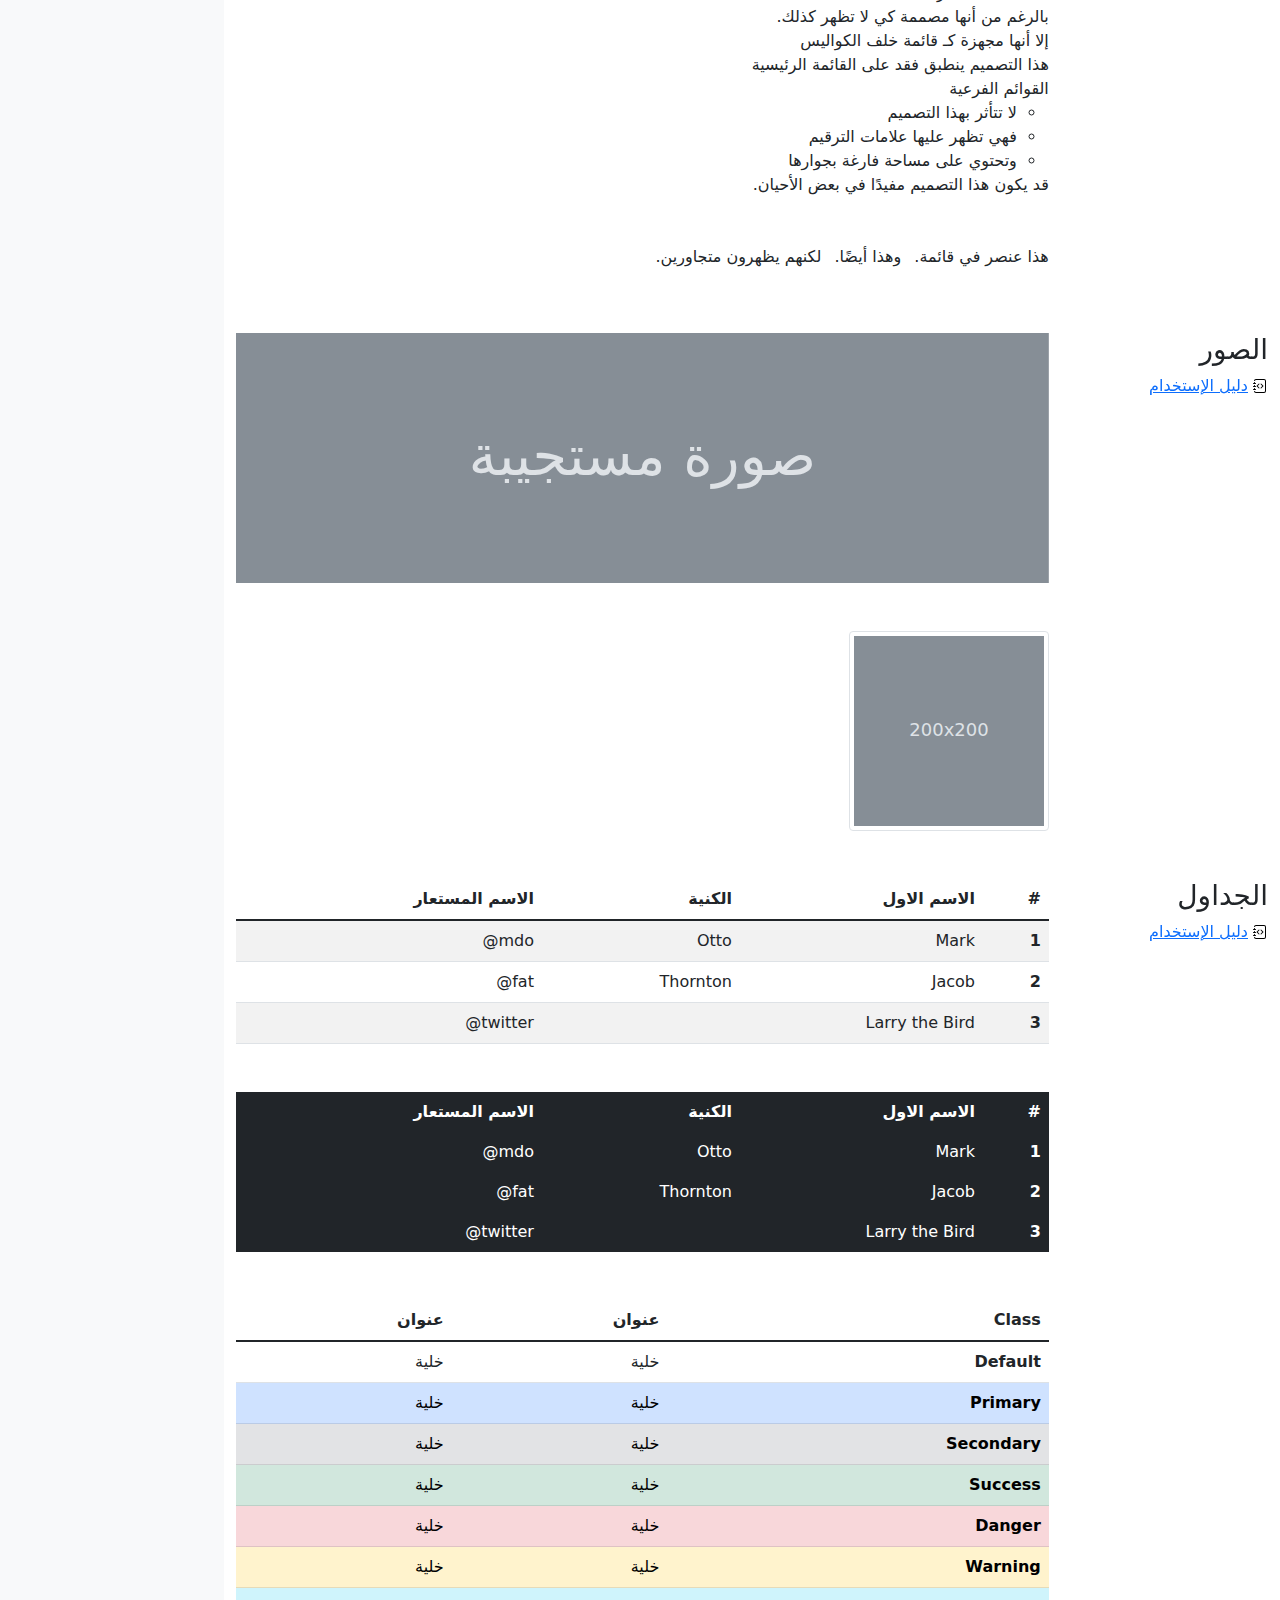
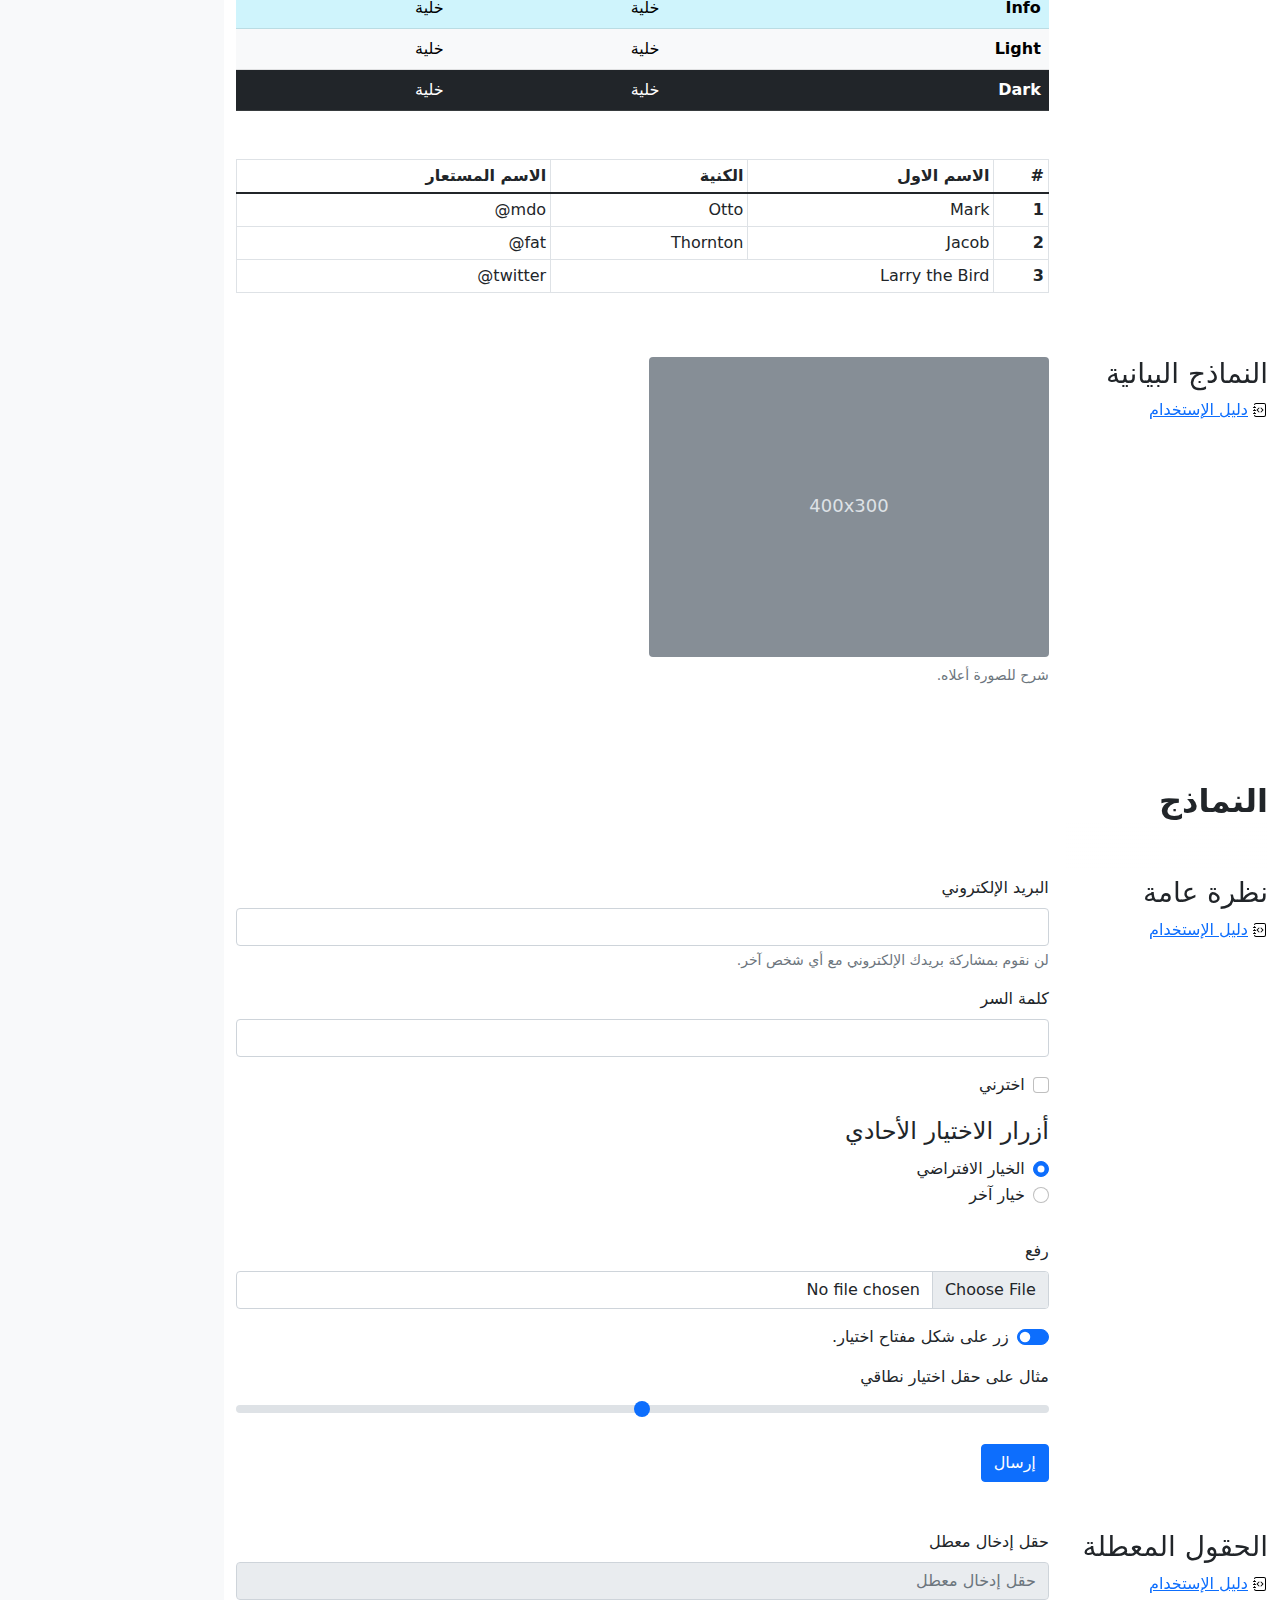
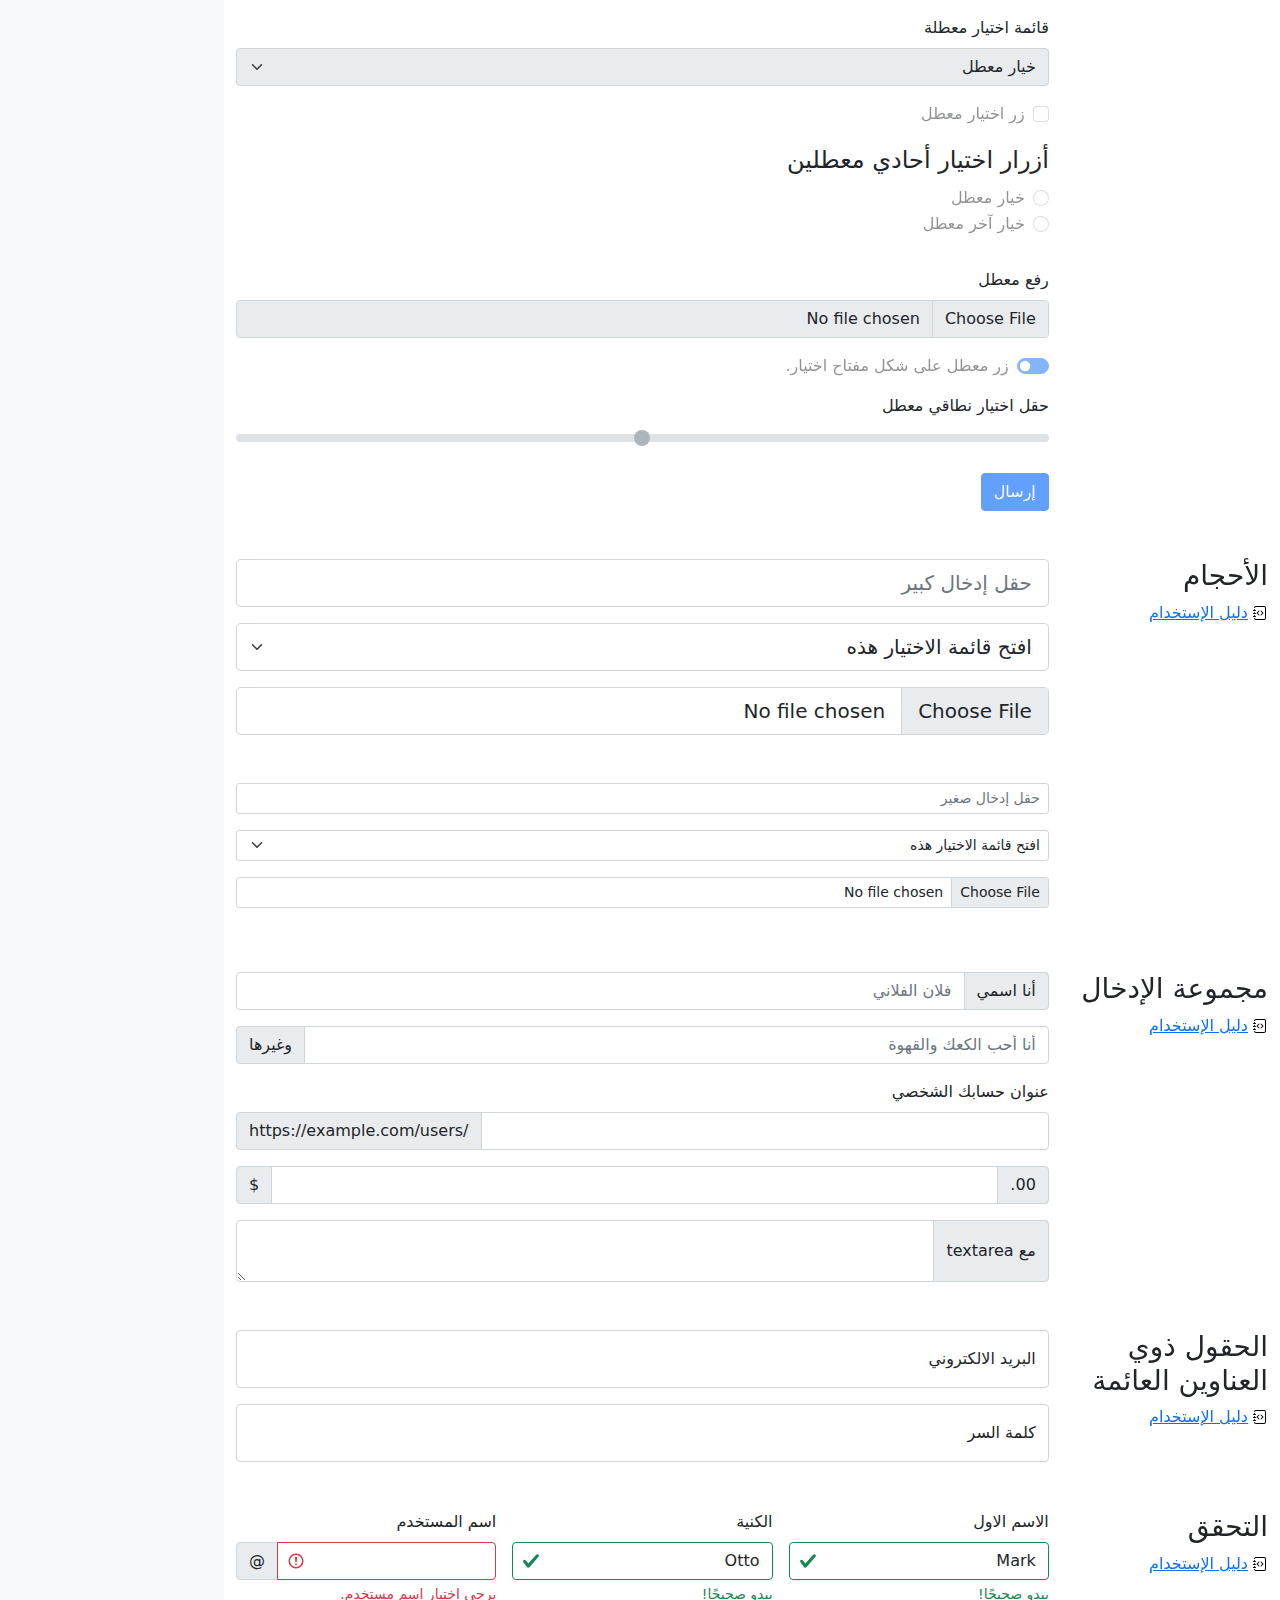
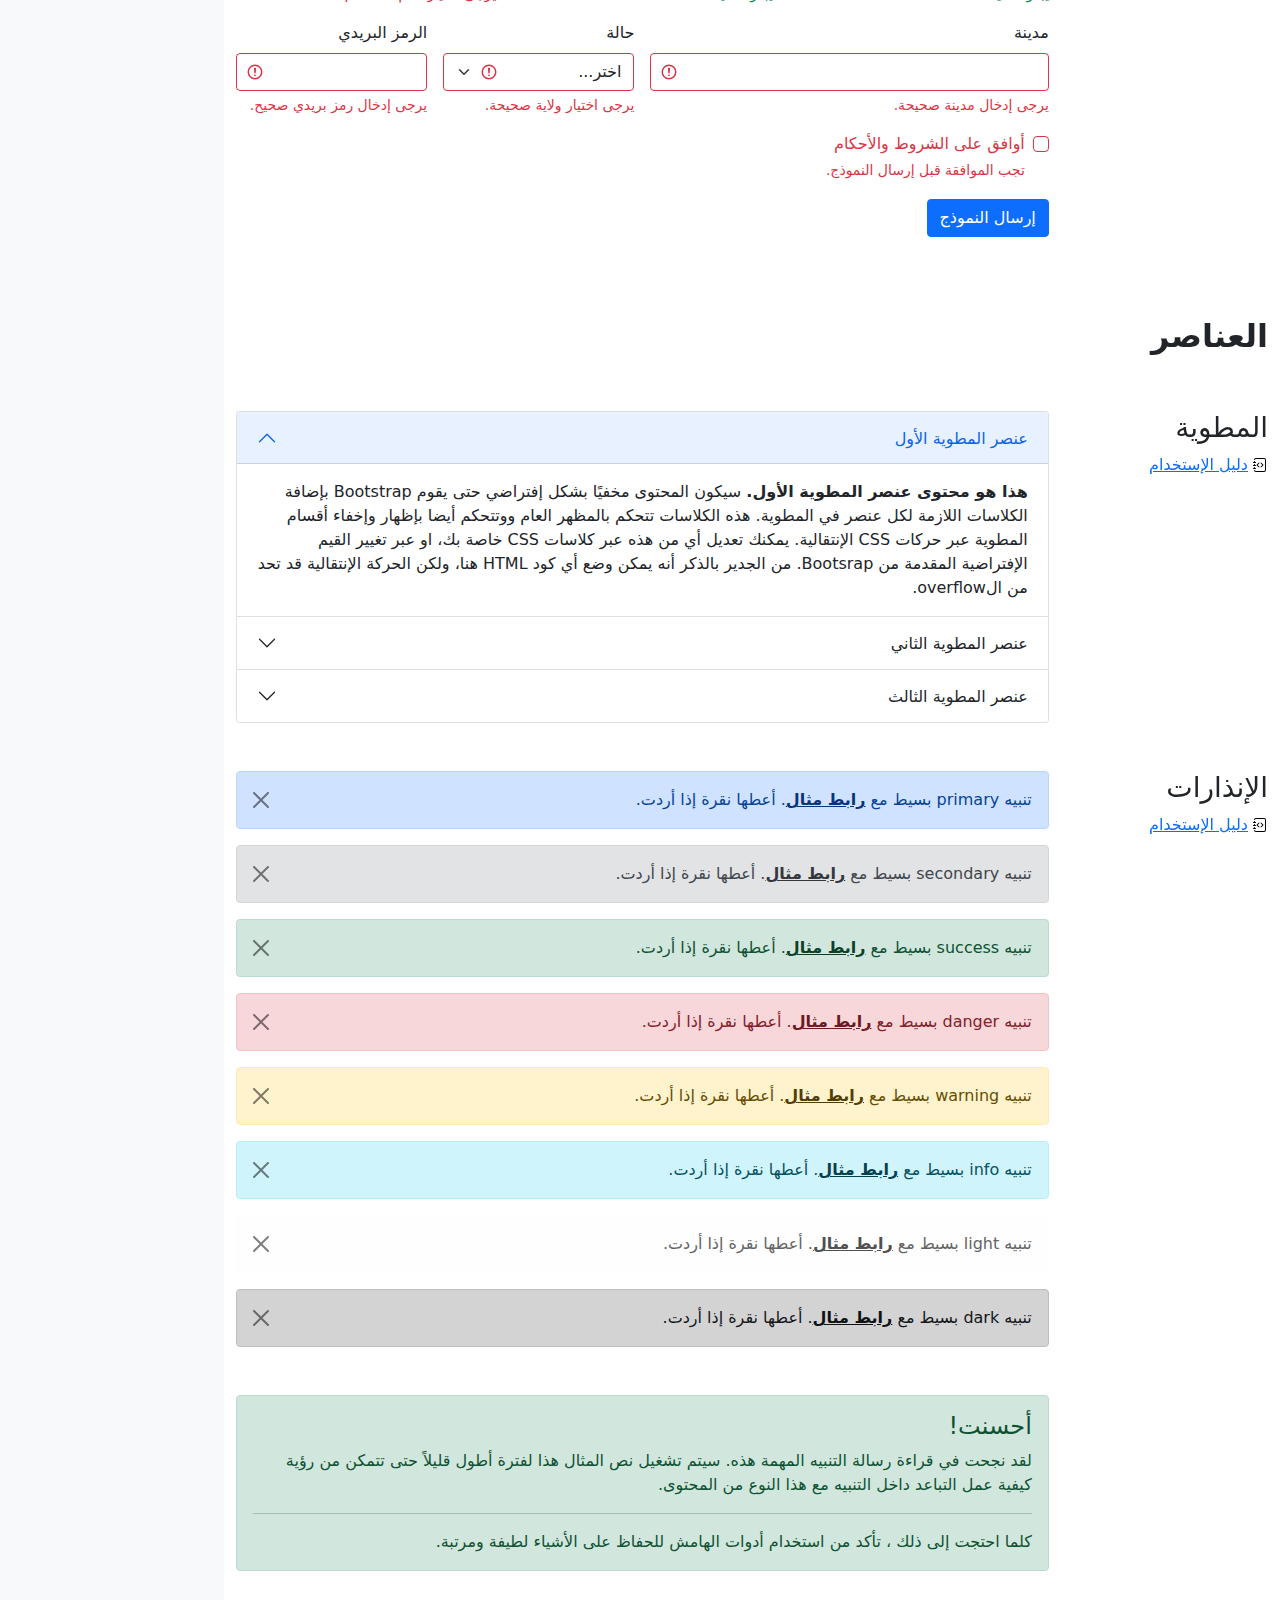
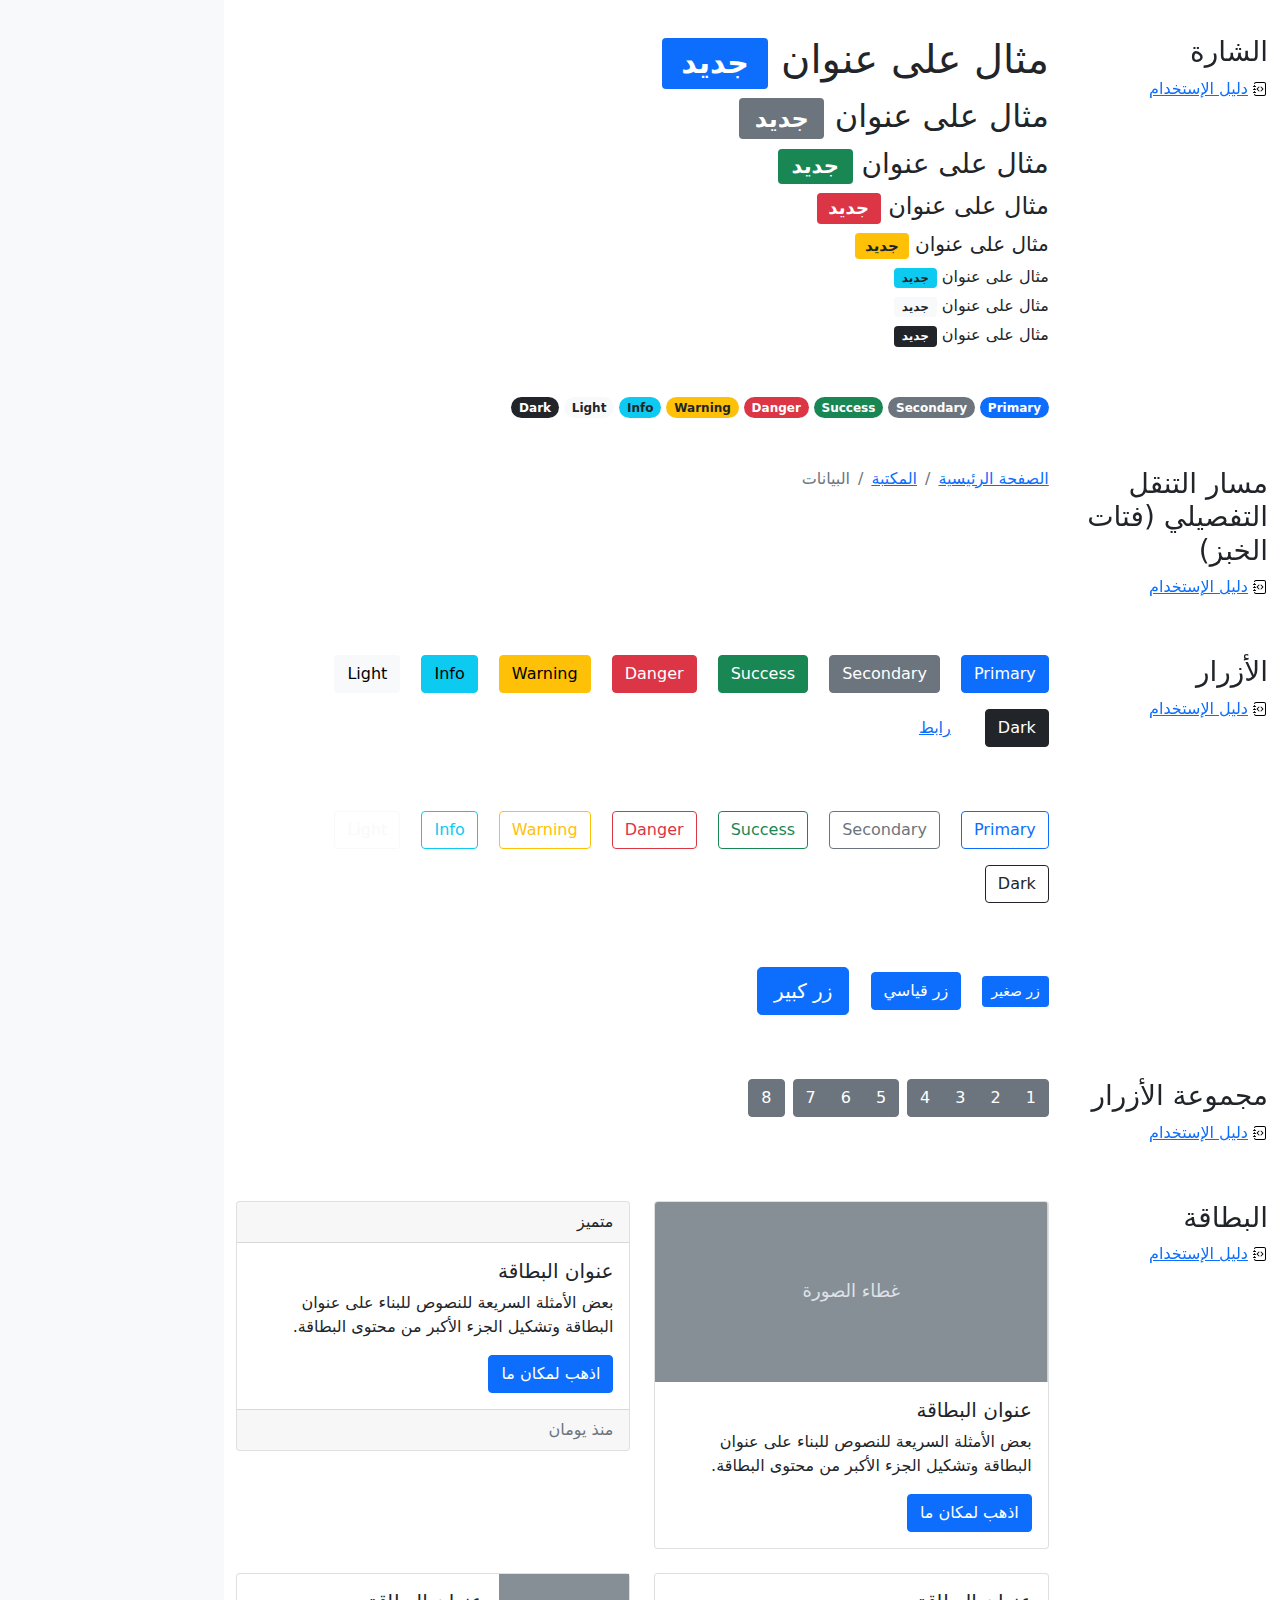
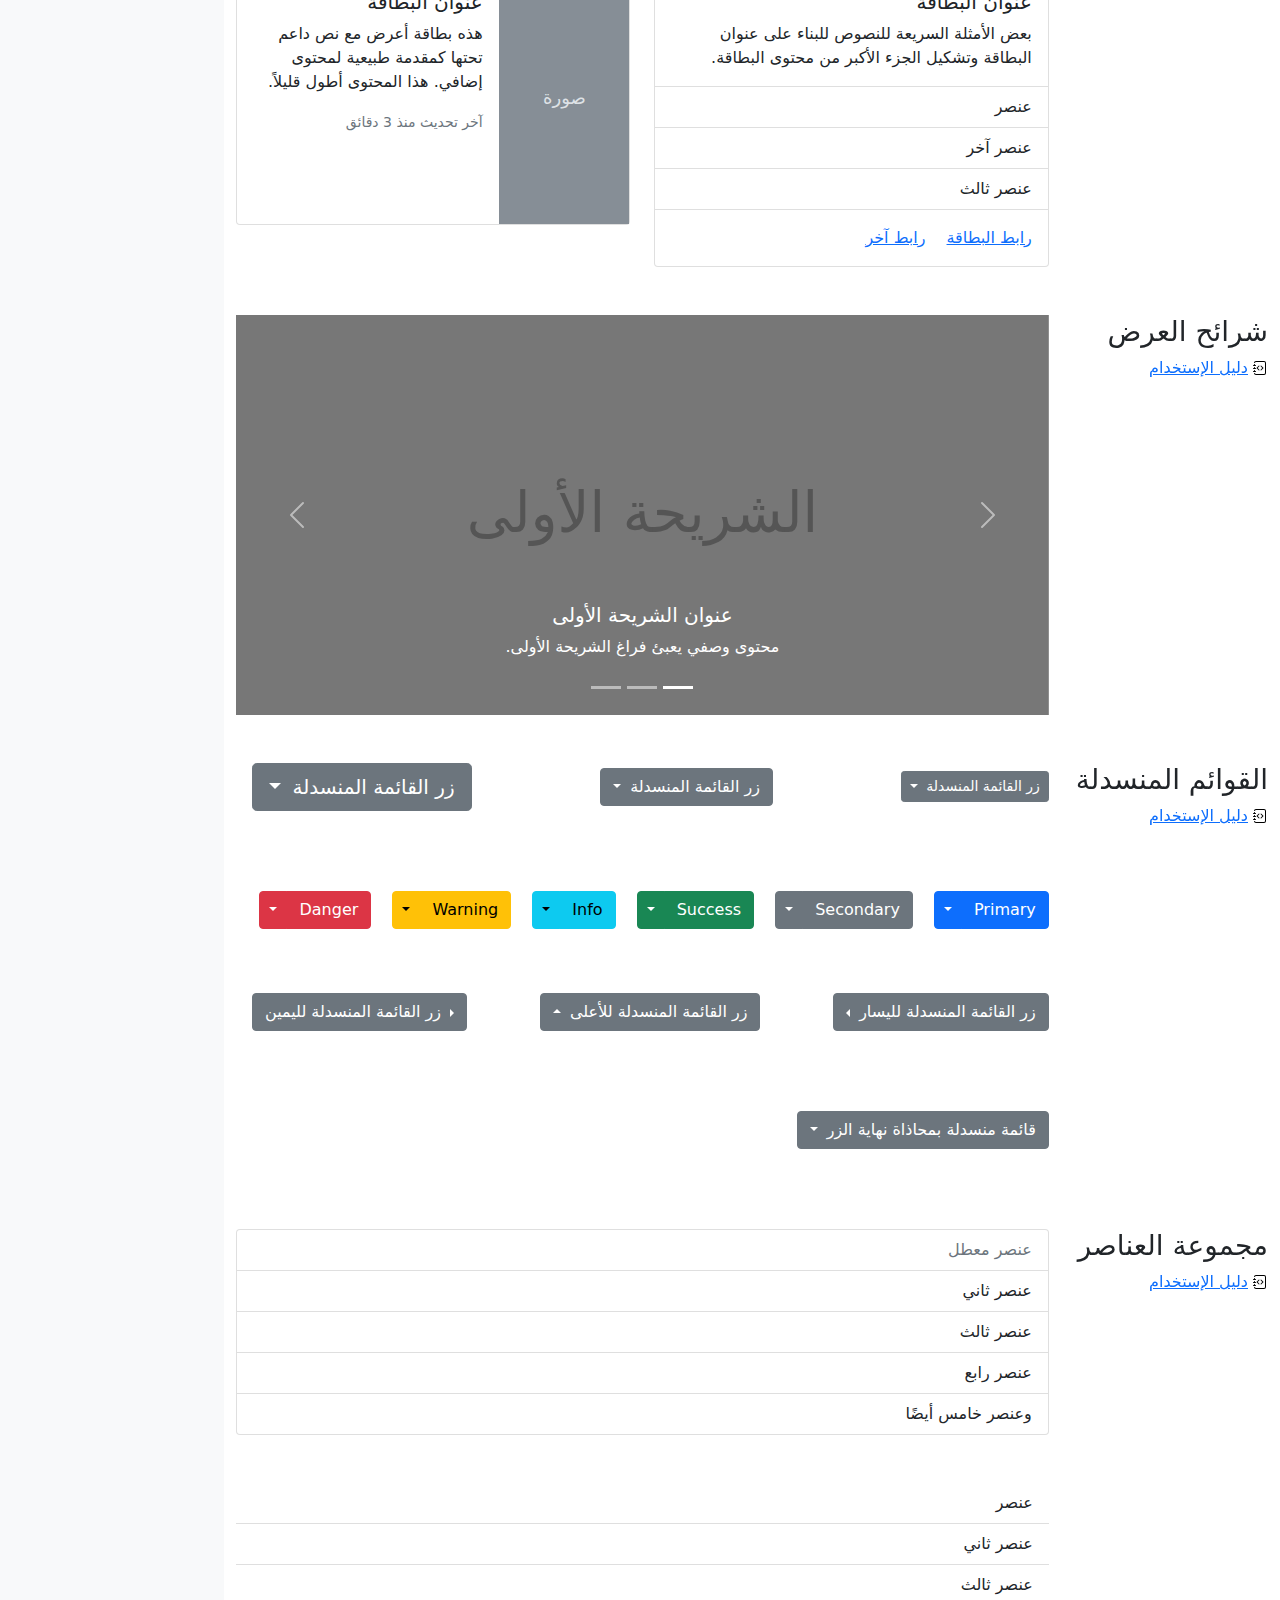
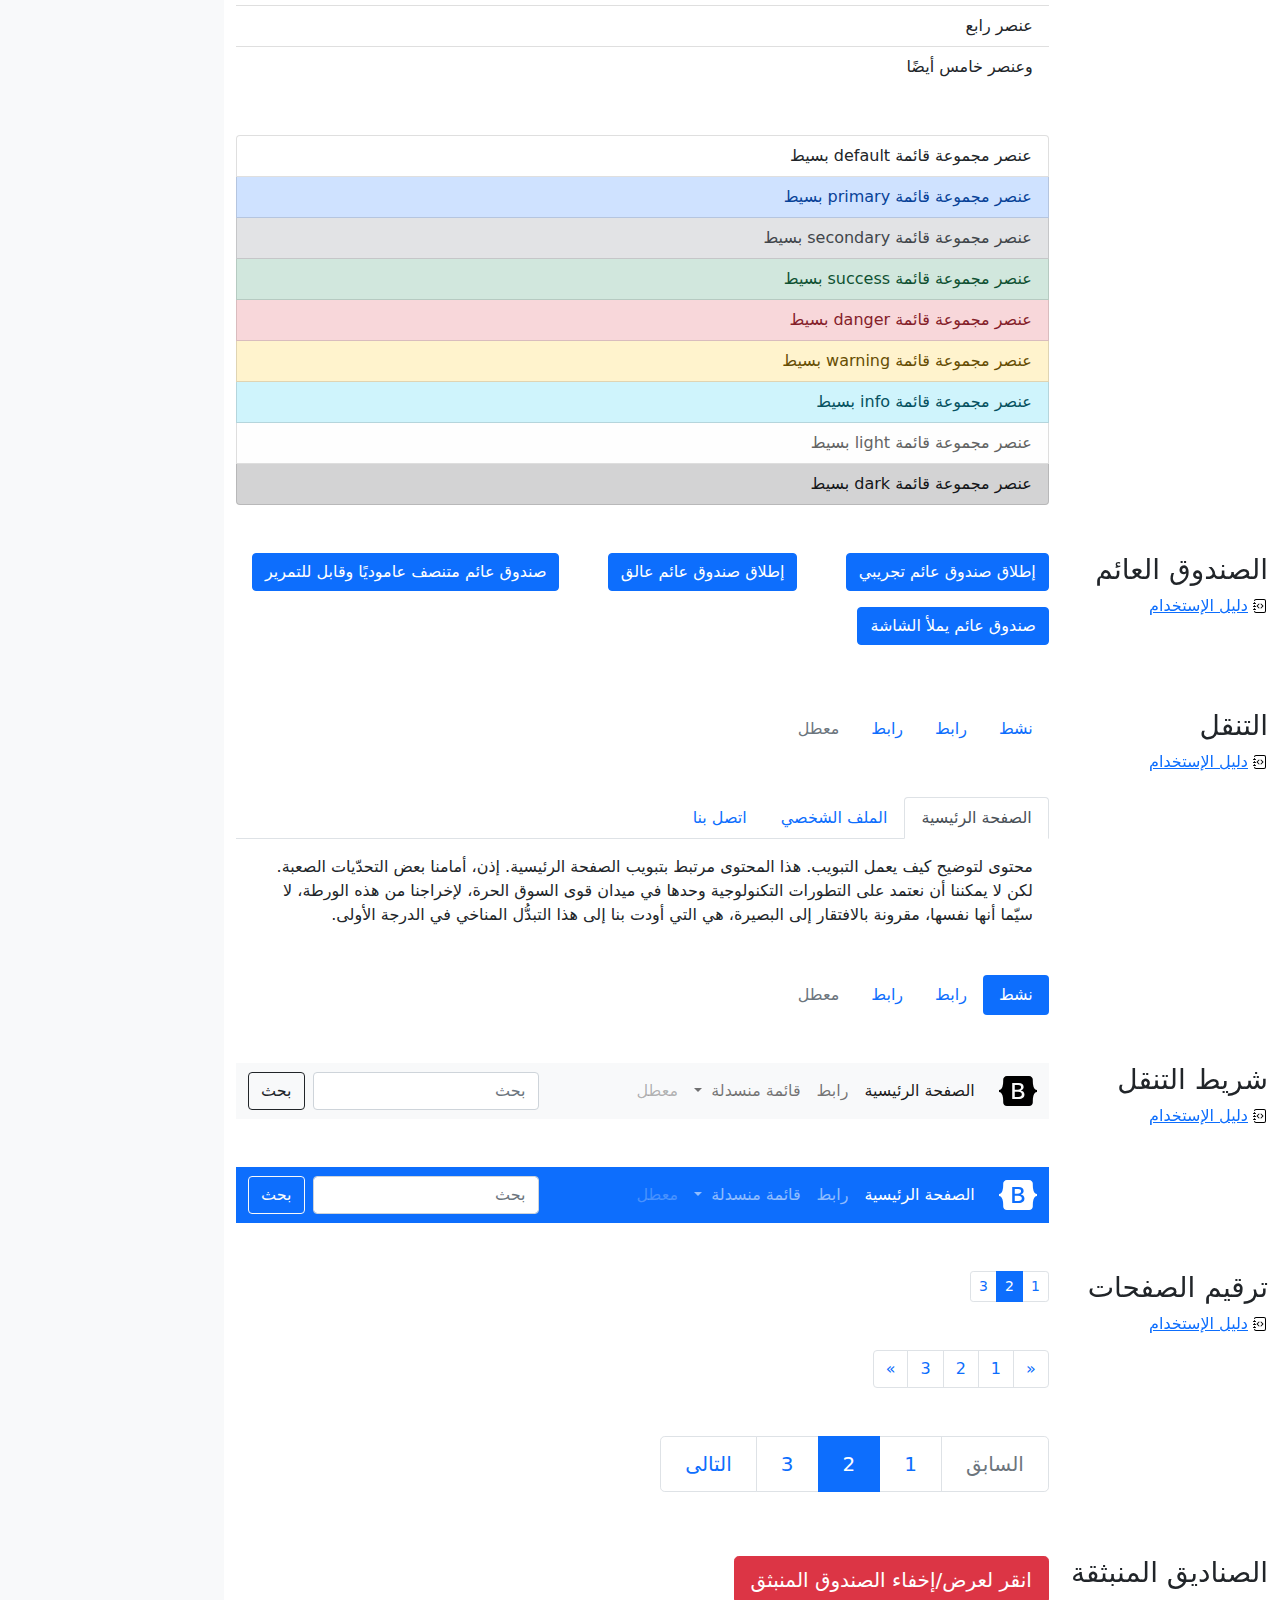
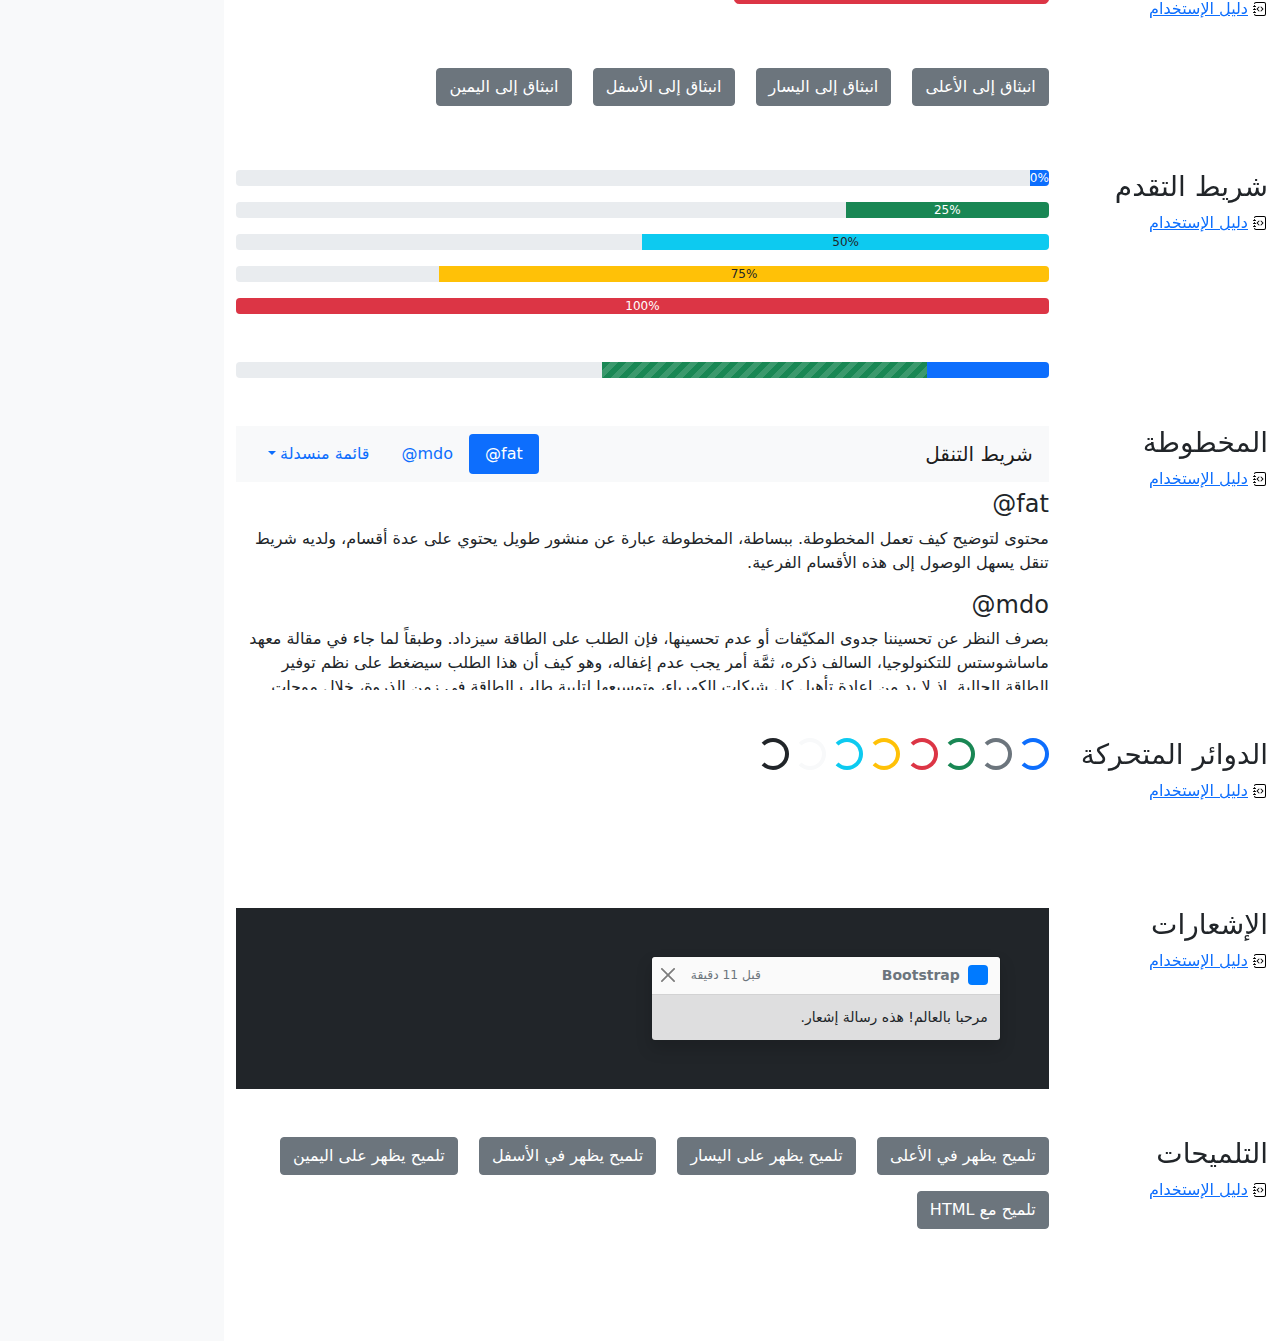
<file: js/bootstrap-5.1.3-examples/bootstrap-5.1.3-examples/cheatsheet-rtl/index.html>
<!doctype html>
<html lang="ar" dir="rtl">
  <head>
    <meta charset="utf-8">
    <meta name="viewport" content="width=device-width, initial-scale=1">
    <meta name="description" content="">
    <meta name="author" content="Mark Otto, Jacob Thornton, and Bootstrap contributors">
    <meta name="generator" content="Hugo 0.88.1">
    <title>ورقة الغش · Bootstrap v5.1</title>

    <link rel="canonical" href="https://getbootstrap.com/docs/5.1/examples/cheatsheet-rtl/">

    

    <!-- Bootstrap core CSS -->
<link href="../assets/dist/css/bootstrap.rtl.min.css" rel="stylesheet">

    <style>
      .bd-placeholder-img {
        font-size: 1.125rem;
        text-anchor: middle;
        -webkit-user-select: none;
        -moz-user-select: none;
        user-select: none;
      }

      @media (min-width: 768px) {
        .bd-placeholder-img-lg {
          font-size: 3.5rem;
        }
      }
    </style>

    
    <!-- Custom styles for this template -->
    <link href="../cheatsheet/cheatsheet.rtl.css" rel="stylesheet">
  </head>
  <body class="bg-light">
    
<header class="bd-header bg-dark py-3 d-flex align-items-stretch border-bottom border-dark">
  <div class="container-fluid d-flex align-items-center">
    <h1 class="d-flex align-items-center fs-4 text-white mb-0">
      <img src="../assets/brand/bootstrap-logo-white.svg" width="38" height="30" class="me-3" alt="Bootstrap">
      ورقة الغش
    </h1>
    <a href="../examples/cheatsheet/" class="ms-auto link-light" hreflang="en">جدول بيانات LTR</a>
  </div>
</header>
<aside class="bd-aside sticky-xl-top text-muted align-self-start mb-3 mb-xl-5 px-2">
  <h2 class="h6 pt-4 pb-3 mb-4 border-bottom">على هذه الصفحة</h2>
  <nav class="small" id="toc">
    <ul class="list-unstyled">
      <li class="my-2">
        <button class="btn d-inline-flex align-items-center collapsed" data-bs-toggle="collapse" aria-expanded="false" data-bs-target="#contents-collapse" aria-controls="contents-collapse">المحتوى</button>
        <ul class="list-unstyled ps-3 collapse" id="contents-collapse">
          <li><a class="d-inline-flex align-items-center rounded" href="#typography">النصوص</a></li>
          <li><a class="d-inline-flex align-items-center rounded" href="#images">الصور</a></li>
          <li><a class="d-inline-flex align-items-center rounded" href="#tables">الجداول</a></li>
          <li><a class="d-inline-flex align-items-center rounded" href="#figures">النماذج البيانية</a></li>
        </ul>
      </li>
      <li class="my-2">
        <button class="btn d-inline-flex align-items-center collapsed" data-bs-toggle="collapse" aria-expanded="false" data-bs-target="#forms-collapse" aria-controls="forms-collapse">النماذج</button>
        <ul class="list-unstyled ps-3 collapse" id="forms-collapse">
          <li><a class="d-inline-flex align-items-center rounded" href="#overview">نظرة عامة</a></li>
          <li><a class="d-inline-flex align-items-center rounded" href="#disabled-forms">الحقول المعطلة</a></li>
          <li><a class="d-inline-flex align-items-center rounded" href="#sizing">الأحجام</a></li>
          <li><a class="d-inline-flex align-items-center rounded" href="#input-group">مجموعة الإدخال</a></li>
          <li><a class="d-inline-flex align-items-center rounded" href="#floating-labels">الحقول ذوي العناوين العائمة</a></li>
          <li><a class="d-inline-flex align-items-center rounded" href="#validation">التحقق</a></li>
        </ul>
      </li>
      <li class="my-2">
        <button class="btn d-inline-flex align-items-center collapsed" data-bs-toggle="collapse" aria-expanded="false" data-bs-target="#components-collapse" aria-controls="components-collapse">مكونات</button>
        <ul class="list-unstyled ps-3 collapse" id="components-collapse">
          <li><a class="d-inline-flex align-items-center rounded" href="#accordion">المطوية</a></li>
          <li><a class="d-inline-flex align-items-center rounded" href="#alerts">الإنذارات</a></li>
          <li><a class="d-inline-flex align-items-center rounded" href="#badge">الشارة</a></li>
          <li><a class="d-inline-flex align-items-center rounded" href="#breadcrumb">مسار التنقل التفصيلي</a></li>
          <li><a class="d-inline-flex align-items-center rounded" href="#buttons">الأزرار</a></li>
          <li><a class="d-inline-flex align-items-center rounded" href="#button-group">مجموعة الأزرار</a></li>
          <li><a class="d-inline-flex align-items-center rounded" href="#card">البطاقة</a></li>
          <li><a class="d-inline-flex align-items-center rounded" href="#carousel">شرائح العرض</a></li>
          <li><a class="d-inline-flex align-items-center rounded" href="#dropdowns">القوائم المنسدلة</a></li>
          <li><a class="d-inline-flex align-items-center rounded" href="#list-group">مجموعة العناصر</a></li>
          <li><a class="d-inline-flex align-items-center rounded" href="#modal">الصندوق العائم</a></li>
          <li><a class="d-inline-flex align-items-center rounded" href="#navs">التنقل</a></li>
          <li><a class="d-inline-flex align-items-center rounded" href="#navbar">شريط التنقل</a></li>
          <li><a class="d-inline-flex align-items-center rounded" href="#pagination">ترقيم الصفحات</a></li>
          <li><a class="d-inline-flex align-items-center rounded" href="#popovers">الصناديق المنبثقة</a></li>
          <li><a class="d-inline-flex align-items-center rounded" href="#progress">شريط التقدم</a></li>
          <li><a class="d-inline-flex align-items-center rounded" href="#scrollspy">المخطوطة</a></li>
          <li><a class="d-inline-flex align-items-center rounded" href="#spinners">الدوائر المتحركة</a></li>
          <li><a class="d-inline-flex align-items-center rounded" href="#toasts">الإشعارات</a></li>
          <li><a class="d-inline-flex align-items-center rounded" href="#tooltips">التلميحات</a></li>
        </ul>
      </li>
    </ul>
  </nav>
</aside>
<div class="bd-cheatsheet container-fluid bg-body">
  <section id="content">
    <h2 class="sticky-xl-top fw-bold pt-3 pt-xl-5 pb-2 pb-xl-3">المحتوى</h2>

    <article class="my-3" id="typography">
      <div class="bd-heading sticky-xl-top align-self-start mt-5 mb-3 mt-xl-0 mb-xl-2">
        <h3>النصوص</h3>
        <a class="d-flex align-items-center" hreflang="en" href="../content/typography/">دليل الإستخدام</a>
      </div>

      <div>
        <div class="bd-example">
        <p class="display-1">العرض 1</p>
        <p class="display-2">العرض 2</p>
        <p class="display-3">العرض 3</p>
        <p class="display-4">العرض 4</p>
        <p class="display-5">العرض 5</p>
        <p class="display-6">العرض 6</p>
        </div>

        <div class="bd-example">
        <p class="h1">عنوان 1</p>
        <p class="h2">عنوان 2</p>
        <p class="h3">عنوان 3</p>
        <p class="h4">عنوان 4</p>
        <p class="h5">عنوان 5</p>
        <p class="h6">عنوان 6</p>
        </div>

        <div class="bd-example">
        <p class="lead">
          هذه قطعة إملائية متميزة، فهي مصممة لتكون بارزة من بين القطع الإملائية الأخرى.
        </p>
        </div>

        <div class="bd-example">
        <p>يمكنك استخدام تصنيف mark <mark>لتحديد</mark> نص.</p>
        <p><del>من المفترض أن يتم التعامل مع هذا السطر كنص محذوف.</del></p>
        <p><s>من المفترض أن يتم التعامل مع هذا السطر على أنه لم يعد دقيقًا.</s></p>
        <p><ins>من المفترض أن يتم التعامل مع هذا السطر كإضافة إلى المستند.</ins></p>
        <p><u>سيتم عرض النص في هذا السطر كما وتحته خط.</u></p>
        <p><small>من المفترض أن يتم التعامل مع هذا السطر على أنه يحوي تفاصيل صغيرة.</small></p>
        <p><strong>هذا السطر يحوي نص عريض.</strong></p>
        <p><em>هذا السطر يحوي نص مائل.</em></p>
        </div>

        <div class="bd-example">
        <blockquote class="blockquote">
          <p>إقتباس مبهر، موضوع في عنصر blockquote</p>
          <footer class="blockquote-footer">شخص مشهور في <cite title= "عنوان المصدر"> عنوان المصدر </cite></footer>
        </blockquote>
        </div>

        <div class="bd-example">
        <ul class="list-unstyled">
          <li>هذه قائمة عناصر.</li>
          <li>بالرغم من أنها مصممة كي لا تظهر كذلك.</li>
          <li>إلا أنها مجهزة كـ قائمة خلف الكواليس</li>
          <li>هذا التصميم ينطبق فقد على القائمة الرئيسية</li>
          <li>القوائم الفرعية
            <ul>
              <li>لا تتأثر بهذا التصميم</li>
              <li>فهي تظهر عليها علامات الترقيم</li>
              <li>وتحتوي على مساحة فارغة بجوارها</li>
            </ul>
          </li>
          <li>قد يكون هذا التصميم مفيدًا في بعض الأحيان.</li>
        </ul>
        </div>

        <div class="bd-example">
        <ul class="list-inline">
          <li class="list-inline-item">هذا عنصر في قائمة.</li>
          <li class="list-inline-item">وهذا أيضًا.</li>
          <li class="list-inline-item">لكنهم يظهرون متجاورين.</li>
        </ul>
        </div>
      </div>
    </article>
    <article class="my-3" id="images">
      <div class="bd-heading sticky-xl-top align-self-start mt-5 mb-3 mt-xl-0 mb-xl-2">
        <h3>الصور</h3>
        <a class="d-flex align-items-center" hreflang="en" href="../content/images/">دليل الإستخدام</a>
      </div>

      <div>
        <div class="bd-example">
        <svg class="bd-placeholder-img bd-placeholder-img-lg img-fluid" width="100%" height="250" xmlns="http://www.w3.org/2000/svg" role="img" aria-label="Placeholder: صورة مستجيبة" preserveAspectRatio="xMidYMid slice" focusable="false"><title>Placeholder</title><rect width="100%" height="100%" fill="#868e96"/><text x="50%" y="50%" fill="#dee2e6" dy=".3em">صورة مستجيبة</text></svg>

        </div>

        <div class="bd-example">
        <svg class="bd-placeholder-img img-thumbnail" width="200" height="200" xmlns="http://www.w3.org/2000/svg" role="img" aria-label="صورة عنصر نائب مربع عام مع حدود بيضاء حولها ، مما يجعلها تشبه صورة تم التقاطها بكاميرا فورية قديمة: 200x200" preserveAspectRatio="xMidYMid slice" focusable="false"><title>صورة عنصر نائب مربع عام مع حدود بيضاء حولها ، مما يجعلها تشبه صورة تم التقاطها بكاميرا فورية قديمة</title><rect width="100%" height="100%" fill="#868e96"/><text x="50%" y="50%" fill="#dee2e6" dy=".3em">200x200</text></svg>

        </div>
      </div>
    </article>
    <article class="my-3" id="tables">
      <div class="bd-heading sticky-xl-top align-self-start mt-5 mb-3 mt-xl-0 mb-xl-2">
        <h3>الجداول</h3>
        <a class="d-flex align-items-center" hreflang="en" href="../content/tables/">دليل الإستخدام</a>
      </div>

      <div>
        <div class="bd-example">
        <table class="table table-striped">
          <thead>
          <tr>
            <th scope="col">#</th>
            <th scope="col">الاسم الاول</th>
            <th scope="col">الكنية</th>
            <th scope="col">الاسم المستعار</th>
          </tr>
          </thead>
          <tbody>
          <tr>
            <th scope="row">1</th>
            <td>Mark</td>
            <td>Otto</td>
            <td><bdo lang="en" dir="ltr">@mdo</bdo></td>
          </tr>
          <tr>
            <th scope="row">2</th>
            <td>Jacob</td>
            <td>Thornton</td>
            <td><bdo lang="en" dir="ltr">@fat</bdo></td>
          </tr>
          <tr>
            <th scope="row">3</th>
            <td colspan="2">Larry the Bird</td>
            <td><bdo lang="en" dir="ltr">@twitter</bdo></td>
          </tr>
          </tbody>
        </table>
        </div>

        <div class="bd-example">
        <table class="table table-dark table-borderless">
          <thead>
          <tr>
            <th scope="col">#</th>
            <th scope="col">الاسم الاول</th>
            <th scope="col">الكنية</th>
            <th scope="col">الاسم المستعار</th>
          </tr>
          </thead>
          <tbody>
          <tr>
            <th scope="row">1</th>
            <td>Mark</td>
            <td>Otto</td>
            <td><bdo lang="en" dir="ltr">@mdo</bdo></td>
          </tr>
          <tr>
            <th scope="row">2</th>
            <td>Jacob</td>
            <td>Thornton</td>
            <td><bdo lang="en" dir="ltr">@fat</bdo></td>
          </tr>
          <tr>
            <th scope="row">3</th>
            <td colspan="2">Larry the Bird</td>
            <td><bdo lang="en" dir="ltr">@twitter</bdo></td>
          </tr>
          </tbody>
        </table>
        </div>

        <div class="bd-example">
        <table class="table table-hover">
          <thead>
          <tr>
            <th scope="col">Class</th>
            <th scope="col">عنوان</th>
            <th scope="col">عنوان</th>
          </tr>
          </thead>
          <tbody>
          <tr>
            <th scope="row">Default</th>
            <td>خلية</td>
            <td>خلية</td>
          </tr>
          
          <tr class="table-primary">
            <th scope="row">Primary</th>
            <td>خلية</td>
            <td>خلية</td>
          </tr>
          <tr class="table-secondary">
            <th scope="row">Secondary</th>
            <td>خلية</td>
            <td>خلية</td>
          </tr>
          <tr class="table-success">
            <th scope="row">Success</th>
            <td>خلية</td>
            <td>خلية</td>
          </tr>
          <tr class="table-danger">
            <th scope="row">Danger</th>
            <td>خلية</td>
            <td>خلية</td>
          </tr>
          <tr class="table-warning">
            <th scope="row">Warning</th>
            <td>خلية</td>
            <td>خلية</td>
          </tr>
          <tr class="table-info">
            <th scope="row">Info</th>
            <td>خلية</td>
            <td>خلية</td>
          </tr>
          <tr class="table-light">
            <th scope="row">Light</th>
            <td>خلية</td>
            <td>خلية</td>
          </tr>
          <tr class="table-dark">
            <th scope="row">Dark</th>
            <td>خلية</td>
            <td>خلية</td>
          </tr>
          </tbody>
        </table>
        </div>

        <div class="bd-example">
        <table class="table table-sm table-bordered">
          <thead>
          <tr>
            <th scope="col">#</th>
            <th scope="col">الاسم الاول</th>
            <th scope="col">الكنية</th>
            <th scope="col">الاسم المستعار</th>
          </tr>
          </thead>
          <tbody>
          <tr>
            <th scope="row">1</th>
            <td>Mark</td>
            <td>Otto</td>
            <td><bdo lang="en" dir="ltr">@mdo</bdo></td>
          </tr>
          <tr>
            <th scope="row">2</th>
            <td>Jacob</td>
            <td>Thornton</td>
            <td><bdo lang="en" dir="ltr">@fat</bdo></td>
          </tr>
          <tr>
            <th scope="row">3</th>
            <td colspan="2">Larry the Bird</td>
            <td><bdo lang="en" dir="ltr">@twitter</bdo></td>
          </tr>
          </tbody>
        </table>
        </div>
      </div>
    </article>
    <article class="my-3" id="figures">
      <div class="bd-heading sticky-xl-top align-self-start mt-5 mb-3 mt-xl-0 mb-xl-2">
        <h3>النماذج البيانية</h3>
        <a class="d-flex align-items-center" hreflang="en" href="../content/figures/">دليل الإستخدام</a>
      </div>

      <div>
        <div class="bd-example">
        <figure class="figure">
          <svg class="bd-placeholder-img figure-img img-fluid rounded" width="400" height="300" xmlns="http://www.w3.org/2000/svg" role="img" aria-label="Placeholder: 400x300" preserveAspectRatio="xMidYMid slice" focusable="false"><title>Placeholder</title><rect width="100%" height="100%" fill="#868e96"/><text x="50%" y="50%" fill="#dee2e6" dy=".3em">400x300</text></svg>

          <figcaption class="figure-caption">شرح للصورة أعلاه.</figcaption>
        </figure>
        </div>
      </div>
    </article>
  </section>

  <section id="forms">
    <h2 class="sticky-xl-top fw-bold pt-3 pt-xl-5 pb-2 pb-xl-3">النماذج</h2>

    <article class="my-3" id="overview">
      <div class="bd-heading sticky-xl-top align-self-start mt-5 mb-3 mt-xl-0 mb-xl-2">
        <h3>نظرة عامة</h3>
        <a class="d-flex align-items-center" hreflang="en" href="../forms/overview/">دليل الإستخدام</a>
      </div>

      <div>
        <div class="bd-example">
        <form>
          <div class="mb-3">
            <label for="exampleInputEmail1" class="form-label">البريد الإلكتروني</label>
            <input type="email" class="form-control" id="exampleInputEmail1" aria-describedby="emailHelp">
            <div id="emailHelp" class="form-text">لن نقوم بمشاركة بريدك الإلكتروني مع أي شخص آخر.</div>
          </div>
          <div class="mb-3">
            <label for="exampleInputPassword1" class="form-label">كلمة السر</label>
            <input type="password" class="form-control" id="exampleInputPassword1">
          </div>
          <div class="mb-3 form-check">
            <input type="checkbox" class="form-check-input" id="exampleCheck1">
            <label class="form-check-label" for="exampleCheck1">اخترني</label>
          </div>
          <fieldset class="mb-3">
            <legend>أزرار الاختيار الأحادي</legend>
            <div class="form-check">
              <input type="radio" name="radios" class="form-check-input" id="exampleRadio1" checked>
              <label class="form-check-label" for="exampleRadio1">الخيار الافتراضي</label>
            </div>
            <div class="mb-3 form-check">
              <input type="radio" name="radios" class="form-check-input" id="exampleRadio2">
              <label class="form-check-label" for="exampleRadio2">خيار آخر</label>
            </div>
          </fieldset>
          <div class="mb-3">
            <label class="form-label" for="customFile">رفع</label>
            <input type="file" class="form-control" id="customFile">
          </div>
          <div class="mb-3 form-check form-switch">
            <input class="form-check-input" type="checkbox" role="switch" id="flexSwitchCheckChecked" checked>
            <label class="form-check-label" for="flexSwitchCheckChecked">زر على شكل مفتاح اختيار.</label>
          </div>
          <div class="mb-3">
            <label for="customRange3" class="form-label">مثال على حقل اختيار نطاقي</label>
            <input type="range" class="form-range" min="0" max="5" step="0.5" id="customRange3">
          </div>
          <button type="submit" class="btn btn-primary">إرسال</button>
        </form>
        </div>
      </div>
    </article>
    <article class="my-3" id="disabled-forms">
      <div class="bd-heading sticky-xl-top align-self-start mt-5 mb-3 mt-xl-0 mb-xl-2">
        <h3>الحقول المعطلة</h3>
        <a class="d-flex align-items-center" hreflang="en" href="../forms/overview/#disabled-forms">دليل الإستخدام</a>
      </div>

      <div>
        <div class="bd-example">
        <form>
          <fieldset disabled aria-label="مثال على مجموعة الحقول المعطلة">
            <div class="mb-3">
              <label for="disabledTextInput" class="form-label">حقل إدخال معطل</label>
              <input type="text" id="disabledTextInput" class="form-control" placeholder="حقل إدخال معطل">
            </div>
            <div class="mb-3">
              <label for="disabledSelect" class="form-label">قائمة اختيار معطلة</label>
              <select id="disabledSelect" class="form-select">
                <option>خيار معطل</option>
              </select>
            </div>
            <div class="mb-3">
              <div class="form-check">
                <input class="form-check-input" type="checkbox" id="disabledFieldsetCheck" disabled>
                <label class="form-check-label" for="disabledFieldsetCheck">
                  زر اختيار معطل
                </label>
              </div>
            </div>
            <fieldset class="mb-3">
              <legend>أزرار اختيار أحادي معطلين</legend>
              <div class="form-check">
                <input type="radio" name="radios" class="form-check-input" id="disabledRadio1" disabled>
                <label class="form-check-label" for="disabledRadio1">خيار معطل</label>
              </div>
              <div class="mb-3 form-check">
                <input type="radio" name="radios" class="form-check-input" id="disabledRadio2" disabled>
                <label class="form-check-label" for="disabledRadio2">خيار آخر معطل</label>
              </div>
            </fieldset>
            <div class="mb-3">
              <label class="form-label" for="disabledCustomFile">رفع معطل</label>
              <input type="file" class="form-control" id="disabledCustomFile" disabled>
            </div>
            <div class="mb-3 form-check form-switch">
              <input class="form-check-input" type="checkbox" role="switch" id="disabledSwitchCheckChecked" checked disabled>
              <label class="form-check-label" for="disabledSwitchCheckChecked">زر معطل على شكل مفتاح اختيار.</label>
            </div>
            <div class="mb-3">
              <label for="disabledRange" class="form-label">حقل اختيار نطاقي معطل</label>
              <input type="range" class="form-range" min="0" max="5" step="0.5" id="disabledRange">
            </div>
            <button type="submit" class="btn btn-primary">إرسال</button>
          </fieldset>
        </form>
        </div>
      </div>
    </article>
    <article class="my-3" id="sizing">
      <div class="bd-heading sticky-xl-top align-self-start mt-5 mb-3 mt-xl-0 mb-xl-2">
        <h3>الأحجام</h3>
        <a class="d-flex align-items-center" hreflang="en" href="../forms/form-control/#sizing">دليل الإستخدام</a>
      </div>

      <div>
        <div class="bd-example">
        <div class="mb-3">
          <input class="form-control form-control-lg" type="text" placeholder="حقل إدخال كبير" aria-label=".form-control-lg مثال">
        </div>
        <div class="mb-3">
          <select class="form-select form-select-lg mb-3" aria-label=".form-select-lg مثال">
            <option selected>افتح قائمة الاختيار هذه</option>
            <option value="1">واحد</option>
            <option value="2">اثنان</option>
            <option value="3">ثلاثة</option>
          </select>
        </div>
        <div class="mb-3">
          <input type="file" class="form-control form-control-lg" aria-label="مثال على إدخال ملف كبير">
        </div>
        </div>

        <div class="bd-example">
        <div class="mb-3">
          <input class="form-control form-control-sm" type="text" placeholder="حقل إدخال صغير" aria-label=".form-control-sm مثال">
        </div>
        <div class="mb-3">
          <select class="form-select form-select-sm" aria-label=".form-select-sm مثال">
            <option selected>افتح قائمة الاختيار هذه</option>
            <option value="1">واحد</option>
            <option value="2">اثنان</option>
            <option value="3">ثلاثة</option>
          </select>
        </div>
        <div class="mb-3">
          <input type="file" class="form-control form-control-sm" aria-label="مثال على إدخال ملف صغير">
        </div>
        </div>
      </div>
    </article>
    <article class="my-3" id="input-group">
      <div class="bd-heading sticky-xl-top align-self-start mt-5 mb-3 mt-xl-0 mb-xl-2">
        <h3>مجموعة الإدخال</h3>
        <a class="d-flex align-items-center" hreflang="en" href="../forms/input-group/">دليل الإستخدام</a>
      </div>

      <div>
        <div class="bd-example">
        <div class="input-group mb-3">
          <span class="input-group-text" id="basic-addon1">أنا اسمي</span>
          <input type="text" class="form-control" placeholder="فلان الفلاني" aria-label="الاسم" aria-describedby="basic-addon1">
        </div>
        <div class="input-group mb-3">
          <input type="text" class="form-control" placeholder="أنا أحب الكعك والقهوة" aria-label="الطعام المفضل" aria-describedby="basic-addon2">
          <span class="input-group-text" id="basic-addon2">وغيرها</span>
        </div>
        <label for="basic-url" class="form-label">عنوان حسابك الشخصي</label>
        <div class="input-group mb-3">
          <input type="text" class="form-control" id="basic-url" aria-describedby="basic-addon3">
          <span class="input-group-text" id="basic-addon3"><bdo lang="en" dir="ltr">https://example.com/users/</bdo></span>
        </div>
        <div class="input-group mb-3">
          <span class="input-group-text"><bdo lang="en" dir="ltr">.00</bdo></span>
          <input type="text" class="form-control" aria-label="المبلغ (لأقرب دولار)">
          <span class="input-group-text">$</span>
        </div>
        <div class="input-group">
          <span class="input-group-text">مع textarea</span>
          <textarea class="form-control" aria-label="مع textarea"></textarea>
        </div>
        </div>
      </div>
    </article>
    <article class="my-3" id="floating-labels">
      <div class="bd-heading sticky-xl-top align-self-start mt-5 mb-3 mt-xl-0 mb-xl-2">
        <h3>الحقول ذوي العناوين العائمة</h3>
        <a class="d-flex align-items-center" href="../forms/floating-labels/">دليل الإستخدام</a>
      </div>

      <div>
        <div class="bd-example">
        <form>
          <div class="form-floating mb-3">
            <input type="email" class="form-control" id="floatingInput" placeholder="name@example.com">
            <label for="floatingInput">البريد الالكتروني</label>
          </div>
          <div class="form-floating">
            <input type="password" class="form-control" id="floatingPassword" placeholder="كلمة السر">
            <label for="floatingPassword">كلمة السر</label>
          </div>
        </form>
        </div>
      </div>
    </article>
    <article class="my-3" id="validation">
      <div class="bd-heading sticky-xl-top align-self-start mt-5 mb-3 mt-xl-0 mb-xl-2">
        <h3>التحقق</h3>
        <a class="d-flex align-items-center" hreflang="en" href="../forms/validation/">دليل الإستخدام</a>
      </div>

      <div>
        <div class="bd-example">
        <form class="row g-3">
          <div class="col-md-4">
            <label for="validationServer01" class="form-label">الاسم الاول</label>
            <input type="text" class="form-control is-valid" id="validationServer01" value="Mark" required>
            <div class="valid-feedback">
              يبدو صحيحًا!
            </div>
          </div>
          <div class="col-md-4">
            <label for="validationServer02" class="form-label">الكنية</label>
            <input type="text" class="form-control is-valid" id="validationServer02" value="Otto" required>
            <div class="valid-feedback">
              يبدو صحيحًا!
            </div>
          </div>
          <div class="col-md-4">
            <label for="validationServerUsername" class="form-label">اسم المستخدم</label>
            <div class="input-group has-validation">
              <input type="text" class="form-control is-invalid" id="validationServerUsername" aria-describedby="inputGroupPrepend3" required>
              <span class="input-group-text" id="inputGroupPrepend3">@</span>
              <div class="invalid-feedback">
                يرجى اختيار اسم مستخدم.
              </div>
            </div>
          </div>
          <div class="col-md-6">
            <label for="validationServer03" class="form-label">مدينة</label>
            <input type="text" class="form-control is-invalid" id="validationServer03" required>
            <div class="invalid-feedback">
              يرجى إدخال مدينة صحيحة.
            </div>
          </div>
          <div class="col-md-3">
            <label for="validationServer04" class="form-label">حالة</label>
            <select class="form-select is-invalid" id="validationServer04" required>
              <option selected disabled value="">اختر...</option>
              <option>...</option>
            </select>
            <div class="invalid-feedback">
              يرجى اختيار ولاية صحيحة.
            </div>
          </div>
          <div class="col-md-3">
            <label for="validationServer05" class="form-label">الرمز البريدي</label>
            <input type="text" class="form-control is-invalid" id="validationServer05" required>
            <div class="invalid-feedback">
              يرجى إدخال رمز بريدي صحيح.
            </div>
          </div>
          <div class="col-12">
            <div class="form-check">
              <input class="form-check-input is-invalid" type="checkbox" value="" id="invalidCheck3" required>
              <label class="form-check-label" for="invalidCheck3">
                أوافق على الشروط والأحكام
              </label>
              <div class="invalid-feedback">
                تجب الموافقة قبل إرسال النموذج.
              </div>
            </div>
          </div>
          <div class="col-12">
            <button class="btn btn-primary" type="submit">إرسال النموذج</button>
          </div>
        </form>
        </div>
      </div>
    </article>
  </section>

  <section id="components">
    <h2 class="sticky-xl-top fw-bold pt-3 pt-xl-5 pb-2 pb-xl-3">العناصر</h2>

    <article class="my-3" id="accordion">
      <div class="bd-heading sticky-xl-top align-self-start mt-5 mb-3 mt-xl-0 mb-xl-2">
        <h3>المطوية</h3>
        <a class="d-flex align-items-center" hreflang="en" href="../components/accordion/">دليل الإستخدام</a>
      </div>

      <div>
        <div class="bd-example">
        <div class="accordion" id="accordionExample">
          <div class="accordion-item">
            <h4 class="accordion-header" id="headingOne">
              <button class="accordion-button" type="button" data-bs-toggle="collapse" data-bs-target="#collapseOne" aria-expanded="true" aria-controls="collapseOne">
                عنصر المطوية الأول
              </button>
            </h4>
            <div id="collapseOne" class="accordion-collapse collapse show" aria-labelledby="headingOne" data-bs-parent="#accordionExample">
              <div class="accordion-body">
                <strong>هذا هو محتوى عنصر المطوية الأول.</strong> سيكون المحتوى مخفيًا بشكل إفتراضي حتى يقوم Bootstrap بإضافة الكلاسات اللازمة لكل عنصر في المطوية. هذه الكلاسات تتحكم بالمظهر العام ووتتحكم أيضا بإظهار وإخفاء أقسام المطوية عبر حركات CSS الإنتقالية. يمكنك تعديل أي من هذه عبر كلاسات CSS خاصة بك، او عبر تغيير القيم الإفتراضية المقدمة من Bootsrap. من الجدير بالذكر أنه يمكن وضع أي كود HTML هنا، ولكن الحركة الإنتقالية قد تحد من الoverflow.
              </div>
            </div>
          </div>
          <div class="accordion-item">
            <h4 class="accordion-header" id="headingTwo">
              <button class="accordion-button collapsed" type="button" data-bs-toggle="collapse" data-bs-target="#collapseTwo" aria-expanded="false" aria-controls="collapseTwo">
                عنصر المطوية الثاني
              </button>
            </h4>
            <div id="collapseTwo" class="accordion-collapse collapse" aria-labelledby="headingTwo" data-bs-parent="#accordionExample">
              <div class="accordion-body">
                <strong>هذا هو محتوى عنصر المطوية الثاني.</strong> سيكون المحتوى مخفيًا بشكل إفتراضي حتى يقوم Bootstrap بإضافة الكلاسات اللازمة لكل عنصر في المطوية. هذه الكلاسات تتحكم بالمظهر العام ووتتحكم أيضا بإظهار وإخفاء أقسام المطوية عبر حركات CSS الإنتقالية. يمكنك تعديل أي من هذه عبر كلاسات CSS خاصة بك، او عبر تغيير القيم الإفتراضية المقدمة من Bootsrap. من الجدير بالذكر أنه يمكن وضع أي كود HTML هنا، ولكن الحركة الإنتقالية قد تحد من الoverflow.
              </div>
            </div>
          </div>
          <div class="accordion-item">
            <h4 class="accordion-header" id="headingThree">
              <button class="accordion-button collapsed" type="button" data-bs-toggle="collapse" data-bs-target="#collapseThree" aria-expanded="false" aria-controls="collapseThree">
                عنصر المطوية الثالث
              </button>
            </h4>
            <div id="collapseThree" class="accordion-collapse collapse" aria-labelledby="headingThree" data-bs-parent="#accordionExample">
              <div class="accordion-body">
                <strong>هذا هو محتوى عنصر المطوية الثالث.</strong> سيكون المحتوى مخفيًا بشكل إفتراضي حتى يقوم Bootstrap بإضافة الكلاسات اللازمة لكل عنصر في المطوية. هذه الكلاسات تتحكم بالمظهر العام ووتتحكم أيضا بإظهار وإخفاء أقسام المطوية عبر حركات CSS الإنتقالية. يمكنك تعديل أي من هذه عبر كلاسات CSS خاصة بك، او عبر تغيير القيم الإفتراضية المقدمة من Bootsrap. من الجدير بالذكر أنه يمكن وضع أي كود HTML هنا، ولكن الحركة الإنتقالية قد تحد من الoverflow.
              </div>
            </div>
          </div>
        </div>
        </div>
      </div>
    </article>
    <article class="my-3" id="alerts">
      <div class="bd-heading sticky-xl-top align-self-start mt-5 mb-3 mt-xl-0 mb-xl-2">
        <h3>الإنذارات</h3>
        <a class="d-flex align-items-center" hreflang="en" href="../components/alerts/">دليل الإستخدام</a>
      </div>

      <div>
        <div class="bd-example">
        
        <div class="alert alert-primary alert-dismissible fade show" role="alert">
          تنبيه primary بسيط مع <a href="#" class="alert-link">رابط مثال</a>. أعطها نقرة إذا أردت.
          <button type="button" class="btn-close" data-bs-dismiss="alert" aria-label="قريب"></button>
        </div>
        <div class="alert alert-secondary alert-dismissible fade show" role="alert">
          تنبيه secondary بسيط مع <a href="#" class="alert-link">رابط مثال</a>. أعطها نقرة إذا أردت.
          <button type="button" class="btn-close" data-bs-dismiss="alert" aria-label="قريب"></button>
        </div>
        <div class="alert alert-success alert-dismissible fade show" role="alert">
          تنبيه success بسيط مع <a href="#" class="alert-link">رابط مثال</a>. أعطها نقرة إذا أردت.
          <button type="button" class="btn-close" data-bs-dismiss="alert" aria-label="قريب"></button>
        </div>
        <div class="alert alert-danger alert-dismissible fade show" role="alert">
          تنبيه danger بسيط مع <a href="#" class="alert-link">رابط مثال</a>. أعطها نقرة إذا أردت.
          <button type="button" class="btn-close" data-bs-dismiss="alert" aria-label="قريب"></button>
        </div>
        <div class="alert alert-warning alert-dismissible fade show" role="alert">
          تنبيه warning بسيط مع <a href="#" class="alert-link">رابط مثال</a>. أعطها نقرة إذا أردت.
          <button type="button" class="btn-close" data-bs-dismiss="alert" aria-label="قريب"></button>
        </div>
        <div class="alert alert-info alert-dismissible fade show" role="alert">
          تنبيه info بسيط مع <a href="#" class="alert-link">رابط مثال</a>. أعطها نقرة إذا أردت.
          <button type="button" class="btn-close" data-bs-dismiss="alert" aria-label="قريب"></button>
        </div>
        <div class="alert alert-light alert-dismissible fade show" role="alert">
          تنبيه light بسيط مع <a href="#" class="alert-link">رابط مثال</a>. أعطها نقرة إذا أردت.
          <button type="button" class="btn-close" data-bs-dismiss="alert" aria-label="قريب"></button>
        </div>
        <div class="alert alert-dark alert-dismissible fade show" role="alert">
          تنبيه dark بسيط مع <a href="#" class="alert-link">رابط مثال</a>. أعطها نقرة إذا أردت.
          <button type="button" class="btn-close" data-bs-dismiss="alert" aria-label="قريب"></button>
        </div>
        </div>

        <div class="bd-example">
        <div class="alert alert-success" role="alert">
          <h4 class="alert-heading">أحسنت!</h4>
          <p>لقد نجحت في قراءة رسالة التنبيه المهمة هذه. سيتم تشغيل نص المثال هذا لفترة أطول قليلاً حتى تتمكن من رؤية كيفية عمل التباعد داخل التنبيه مع هذا النوع من المحتوى.</p>
          <hr>
          <p class="mb-0">كلما احتجت إلى ذلك ، تأكد من استخدام أدوات الهامش للحفاظ على الأشياء لطيفة ومرتبة.</p>
        </div>
        </div>
      </div>
    </article>
    <article class="my-3" id="badge">
      <div class="bd-heading sticky-xl-top align-self-start mt-5 mb-3 mt-xl-0 mb-xl-2">
        <h3>الشارة</h3>
        <a class="d-flex align-items-center" hreflang="en" href="../components/badge/">دليل الإستخدام</a>
      </div>

      <div>
        <div class="bd-example">
        <p class="h1">مثال على عنوان <span class="badge bg-primary">جديد</span></p>
        <p class="h2">مثال على عنوان <span class="badge bg-secondary">جديد</span></p>
        <p class="h3">مثال على عنوان <span class="badge bg-success">جديد</span></p>
        <p class="h4">مثال على عنوان <span class="badge bg-danger">جديد</span></p>
        <p class="h5">مثال على عنوان <span class="badge bg-warning text-dark">جديد</span></p>
        <p class="h6">مثال على عنوان <span class="badge bg-info text-dark">جديد</span></p>
        <p class="h6">مثال على عنوان <span class="badge bg-light text-dark">جديد</span></p>
        <p class="h6">مثال على عنوان <span class="badge bg-dark">جديد</span></p>
        </div>

        <div class="bd-example">
        
        <span class="badge rounded-pill bg-primary">Primary</span>
        <span class="badge rounded-pill bg-secondary">Secondary</span>
        <span class="badge rounded-pill bg-success">Success</span>
        <span class="badge rounded-pill bg-danger">Danger</span>
        <span class="badge rounded-pill bg-warning text-dark">Warning</span>
        <span class="badge rounded-pill bg-info text-dark">Info</span>
        <span class="badge rounded-pill bg-light text-dark">Light</span>
        <span class="badge rounded-pill bg-dark">Dark</span>
        </div>
      </div>
    </article>
    <article class="my-3" id="breadcrumb">
      <div class="bd-heading sticky-xl-top align-self-start mt-5 mb-3 mt-xl-0 mb-xl-2">
        <h3>مسار التنقل التفصيلي (فتات الخبز)</h3>
        <a class="d-flex align-items-center" hreflang="en" href="../components/breadcrumb/">دليل الإستخدام</a>
      </div>

      <div>
        <div class="bd-example">
        <nav aria-label="فتات الخبز">
          <ol class="breadcrumb">
            <li class="breadcrumb-item"><a href="#">الصفحة الرئيسية</a></li>
            <li class="breadcrumb-item"><a href="#">المكتبة</a></li>
            <li class="breadcrumb-item active" aria-current="page">البيانات</li>
          </ol>
        </nav>
        </div>
      </div>
    </article>
    <article class="my-3" id="buttons">
      <div class="bd-heading sticky-xl-top align-self-start mt-5 mb-3 mt-xl-0 mb-xl-2">
        <h3>الأزرار</h3>
        <a class="d-flex align-items-center" hreflang="en" href="../components/buttons/">دليل الإستخدام</a>
      </div>

      <div>
        <div class="bd-example">
        
        <button type="button" class="btn btn-primary">Primary</button>
        <button type="button" class="btn btn-secondary">Secondary</button>
        <button type="button" class="btn btn-success">Success</button>
        <button type="button" class="btn btn-danger">Danger</button>
        <button type="button" class="btn btn-warning">Warning</button>
        <button type="button" class="btn btn-info">Info</button>
        <button type="button" class="btn btn-light">Light</button>
        <button type="button" class="btn btn-dark">Dark</button>

        <button type="button" class="btn btn-link">رابط</button>
        </div>

        <div class="bd-example">
        
        <button type="button" class="btn btn-outline-primary">Primary</button>
        <button type="button" class="btn btn-outline-secondary">Secondary</button>
        <button type="button" class="btn btn-outline-success">Success</button>
        <button type="button" class="btn btn-outline-danger">Danger</button>
        <button type="button" class="btn btn-outline-warning">Warning</button>
        <button type="button" class="btn btn-outline-info">Info</button>
        <button type="button" class="btn btn-outline-light">Light</button>
        <button type="button" class="btn btn-outline-dark">Dark</button>
        </div>

        <div class="bd-example">
        <button type="button" class="btn btn-primary btn-sm">زر صغير</button>
        <button type="button" class="btn btn-primary">زر قياسي</button>
        <button type="button" class="btn btn-primary btn-lg">زر كبير</button>
        </div>
      </div>
    </article>
    <article class="my-3" id="button-group">
      <div class="bd-heading sticky-xl-top align-self-start mt-5 mb-3 mt-xl-0 mb-xl-2">
        <h3>مجموعة الأزرار</h3>
        <a class="d-flex align-items-center" hreflang="en" href="../components/button-group/">دليل الإستخدام</a>
      </div>

      <div>
        <div class="bd-example">
        <div class="btn-toolbar" role="toolbar" aria-label="شريط أدوات مع مجموعات أزرار">
          <div class="btn-group me-2" role="group" aria-label="المجموعة الأولى">
            <button type="button" class="btn btn-secondary">1</button>
            <button type="button" class="btn btn-secondary">2</button>
            <button type="button" class="btn btn-secondary">3</button>
            <button type="button" class="btn btn-secondary">4</button>
          </div>
          <div class="btn-group me-2" role="group" aria-label="المجموعة الثانية">
            <button type="button" class="btn btn-secondary">5</button>
            <button type="button" class="btn btn-secondary">6</button>
            <button type="button" class="btn btn-secondary">7</button>
          </div>
          <div class="btn-group" role="group" aria-label="المجموعة الثالثة">
            <button type="button" class="btn btn-secondary">8</button>
          </div>
        </div>
        </div>
      </div>
    </article>
    <article class="my-3" id="card">
      <div class="bd-heading sticky-xl-top align-self-start mt-5 mb-3 mt-xl-0 mb-xl-2">
        <h3>البطاقة</h3>
        <a class="d-flex align-items-center" hreflang="en" href="../components/card/">دليل الإستخدام</a>
      </div>

      <div>
        <div class="bd-example">
        <div class="row  row-cols-1 row-cols-md-2 g-4">
          <div class="col">
            <div class="card">
              <svg class="bd-placeholder-img card-img-top" width="100%" height="180" xmlns="http://www.w3.org/2000/svg" role="img" aria-label="Placeholder: غطاء الصورة" preserveAspectRatio="xMidYMid slice" focusable="false"><title>Placeholder</title><rect width="100%" height="100%" fill="#868e96"/><text x="50%" y="50%" fill="#dee2e6" dy=".3em">غطاء الصورة</text></svg>

              <div class="card-body">
                <h5 class="card-title">عنوان البطاقة</h5>
                <p class="card-text">بعض الأمثلة السريعة للنصوص للبناء على عنوان البطاقة وتشكيل الجزء الأكبر من محتوى البطاقة.</p>
                <a href="#" class="btn btn-primary">اذهب لمكان ما</a>
              </div>
            </div>
          </div>
          <div class="col">
            <div class="card">
              <div class="card-header">
                متميز
              </div>
              <div class="card-body">
                <h5 class="card-title">عنوان البطاقة</h5>
                <p class="card-text">بعض الأمثلة السريعة للنصوص للبناء على عنوان البطاقة وتشكيل الجزء الأكبر من محتوى البطاقة.</p>
                <a href="#" class="btn btn-primary">اذهب لمكان ما</a>
              </div>
              <div class="card-footer text-muted">
                منذ يومان
              </div>
            </div>
          </div>
          <div class="col">
            <div class="card">
              <div class="card-body">
                <h5 class="card-title">عنوان البطاقة</h5>
                <p class="card-text">بعض الأمثلة السريعة للنصوص للبناء على عنوان البطاقة وتشكيل الجزء الأكبر من محتوى البطاقة.</p>
              </div>
              <ul class="list-group list-group-flush">
                <li class="list-group-item">عنصر</li>
                <li class="list-group-item">عنصر آخر</li>
                <li class="list-group-item">عنصر ثالث</li>
              </ul>
              <div class="card-body">
                <a href="#" class="card-link">رابط البطاقة</a>
                <a href="#" class="card-link">رابط آخر</a>
              </div>
            </div>
          </div>
          <div class="col">
            <div class="card">
              <div class="row g-0">
                <div class="col-md-4">
                  <svg class="bd-placeholder-img" width="100%" height="250" xmlns="http://www.w3.org/2000/svg" role="img" aria-label="Placeholder: صورة" preserveAspectRatio="xMidYMid slice" focusable="false"><title>Placeholder</title><rect width="100%" height="100%" fill="#868e96"/><text x="50%" y="50%" fill="#dee2e6" dy=".3em">صورة</text></svg>

                </div>
                <div class="col-md-8">
                  <div class="card-body">
                    <h5 class="card-title">عنوان البطاقة</h5>
                    <p class="card-text">هذه بطاقة أعرض مع نص داعم تحتها كمقدمة طبيعية لمحتوى إضافي. هذا المحتوى أطول قليلاً.</p>
                    <p class="card-text"><small class="text-muted">آخر تحديث منذ 3 دقائق</small></p>
                  </div>
                </div>
              </div>
            </div>
          </div>
        </div>
        </div>
      </div>
    </article>
    <article class="my-3" id="carousel">
      <div class="bd-heading sticky-xl-top align-self-start mt-5 mb-3 mt-xl-0 mb-xl-2">
        <h3>شرائح العرض</h3>
        <a class="d-flex align-items-center" hreflang="en" href="../components/carousel/">دليل الإستخدام</a>
      </div>

      <div>
        <div class="bd-example">
        <div id="carouselExampleCaptions" class="carousel slide" data-bs-ride="carousel">
          <div class="carousel-indicators">
            <button type="button" data-bs-target="#carouselExampleCaptions" data-bs-slide-to="0" class="active" aria-current="true" aria-label="الشريحة الأولى"></button>
            <button type="button" data-bs-target="#carouselExampleCaptions" data-bs-slide-to="1" aria-label="الشريحة الثانية"></button>
            <button type="button" data-bs-target="#carouselExampleCaptions" data-bs-slide-to="2" aria-label="الشريحة الثالثة"></button>
          </div>
          <div class="carousel-inner">
            <div class="carousel-item active">
              <svg class="bd-placeholder-img bd-placeholder-img-lg d-block w-100" width="800" height="400" xmlns="http://www.w3.org/2000/svg" role="img" aria-label="Placeholder: الشريحة الأولى" preserveAspectRatio="xMidYMid slice" focusable="false"><title>Placeholder</title><rect width="100%" height="100%" fill="#777"/><text x="50%" y="50%" fill="#555" dy=".3em">الشريحة الأولى</text></svg>

              <div class="carousel-caption d-none d-md-block">
                <h5>عنوان الشريحة الأولى</h5>
                <p>محتوى وصفي يعبئ فراغ الشريحة الأولى.</p>
              </div>
            </div>
            <div class="carousel-item">
              <svg class="bd-placeholder-img bd-placeholder-img-lg d-block w-100" width="800" height="400" xmlns="http://www.w3.org/2000/svg" role="img" aria-label="Placeholder: الشريحة الثانية" preserveAspectRatio="xMidYMid slice" focusable="false"><title>Placeholder</title><rect width="100%" height="100%" fill="#666"/><text x="50%" y="50%" fill="#444" dy=".3em">الشريحة الثانية</text></svg>

              <div class="carousel-caption d-none d-md-block">
                <h5>عنوان الشريحة الثانية</h5>
                <p>محتوى وصفي يعبئ فراغ الشريحة الأولى.</p>
              </div>
            </div>
            <div class="carousel-item">
              <svg class="bd-placeholder-img bd-placeholder-img-lg d-block w-100" width="800" height="400" xmlns="http://www.w3.org/2000/svg" role="img" aria-label="Placeholder: الشريحة الثالثة" preserveAspectRatio="xMidYMid slice" focusable="false"><title>Placeholder</title><rect width="100%" height="100%" fill="#555"/><text x="50%" y="50%" fill="#333" dy=".3em">الشريحة الثالثة</text></svg>

              <div class="carousel-caption d-none d-md-block">
                <h5>عنوان الشريحة الثالثة</h5>
                <p>محتوى وصفي يعبئ فراغ الشريحة الأولى.</p>
              </div>
            </div>
          </div>
          <button class="carousel-control-prev" type="button" data-bs-target="#carouselExampleCaptions" data-bs-slide="prev">
            <span class="carousel-control-prev-icon" aria-hidden="true"></span>
            <span class="visually-hidden">السابق</span>
          </button>
          <button class="carousel-control-next" type="button" data-bs-target="#carouselExampleCaptions" data-bs-slide="next">
            <span class="carousel-control-next-icon" aria-hidden="true"></span>
            <span class="visually-hidden">التالي</span>
          </button>
        </div>
        </div>
      </div>
    </article>
    <article class="my-3" id="dropdowns">
      <div class="bd-heading sticky-xl-top align-self-start mt-5 mb-3 mt-xl-0 mb-xl-2">
        <h3>القوائم المنسدلة</h3>
        <a class="d-flex align-items-center" hreflang="en" href="../components/dropdowns/">دليل الإستخدام</a>
      </div>

      <div>
        <div class="bd-example">
        <div class="btn-group w-100 align-items-center justify-content-between flex-wrap">
          <div class="dropdown">
            <button class="btn btn-secondary btn-sm dropdown-toggle" type="button" id="dropdownMenuButtonSM" data-bs-toggle="dropdown" aria-expanded="false">
              زر القائمة المنسدلة
            </button>
            <ul class="dropdown-menu" aria-labelledby="dropdownMenuButtonSM">
              <li><h6 class="dropdown-header">عنوان القائمة المنسدلة</h6></li>
              <li><a class="dropdown-item" href="#">عمل</a></li>
              <li><a class="dropdown-item" href="#">عمل آخر</a></li>
              <li><a class="dropdown-item" href="#">شيء آخر هنا</a></li>
              <li><hr class="dropdown-divider"></li>
              <li><a class="dropdown-item" href="#">رابط منفصل</a></li>
            </ul>
          </div>
          <div class="dropdown">
            <button class="btn btn-secondary dropdown-toggle" type="button" id="dropdownMenuButton" data-bs-toggle="dropdown" aria-expanded="false">
              زر القائمة المنسدلة
            </button>
            <ul class="dropdown-menu" aria-labelledby="dropdownMenuButton">
              <li><h6 class="dropdown-header">عنوان القائمة المنسدلة</h6></li>
              <li><a class="dropdown-item" href="#">عمل</a></li>
              <li><a class="dropdown-item" href="#">عمل آخر</a></li>
              <li><a class="dropdown-item" href="#">شيء آخر هنا</a></li>
              <li><hr class="dropdown-divider"></li>
              <li><a class="dropdown-item" href="#">رابط منفصل</a></li>
            </ul>
          </div>
          <div class="dropdown">
            <button class="btn btn-secondary btn-lg dropdown-toggle" type="button" id="dropdownMenuButtonLG" data-bs-toggle="dropdown" aria-expanded="false">
              زر القائمة المنسدلة
            </button>
            <ul class="dropdown-menu" aria-labelledby="dropdownMenuButtonLG">
              <li><h6 class="dropdown-header">عنوان القائمة المنسدلة</h6></li>
              <li><a class="dropdown-item" href="#">عمل</a></li>
              <li><a class="dropdown-item" href="#">عمل آخر</a></li>
              <li><a class="dropdown-item" href="#">شيء آخر هنا</a></li>
              <li><hr class="dropdown-divider"></li>
              <li><a class="dropdown-item" href="#">رابط منفصل</a></li>
            </ul>
          </div>
        </div>
        </div>

        <div class="bd-example">
        <div class="btn-group">
          <button type="button" class="btn btn-primary">Primary</button>
          <button type="button" class="btn btn-primary dropdown-toggle dropdown-toggle-split" data-bs-toggle="dropdown" aria-expanded="false">
            <span class="visually-hidden">تبديل القائمة المنسدلة</span>
          </button>
          <ul class="dropdown-menu">
            <li><a class="dropdown-item" href="#">عمل</a></li>
            <li><a class="dropdown-item" href="#">عمل آخر</a></li>
            <li><a class="dropdown-item" href="#">شيء آخر هنا</a></li>
          </ul>
        </div><!-- /btn-group -->
        <div class="btn-group">
          <button type="button" class="btn btn-secondary">Secondary</button>
          <button type="button" class="btn btn-secondary dropdown-toggle dropdown-toggle-split" data-bs-toggle="dropdown" aria-expanded="false">
            <span class="visually-hidden">تبديل القائمة المنسدلة</span>
          </button>
          <ul class="dropdown-menu">
            <li><a class="dropdown-item" href="#">عمل</a></li>
            <li><a class="dropdown-item" href="#">عمل آخر</a></li>
            <li><a class="dropdown-item" href="#">شيء آخر هنا</a></li>
          </ul>
        </div><!-- /btn-group -->
        <div class="btn-group">
          <button type="button" class="btn btn-success">Success</button>
          <button type="button" class="btn btn-success dropdown-toggle dropdown-toggle-split" data-bs-toggle="dropdown" aria-expanded="false">
            <span class="visually-hidden">تبديل القائمة المنسدلة</span>
          </button>
          <ul class="dropdown-menu">
            <li><a class="dropdown-item" href="#">عمل</a></li>
            <li><a class="dropdown-item" href="#">عمل آخر</a></li>
            <li><a class="dropdown-item" href="#">شيء آخر هنا</a></li>
          </ul>
        </div><!-- /btn-group -->
        <div class="btn-group">
          <button type="button" class="btn btn-info">Info</button>
          <button type="button" class="btn btn-info dropdown-toggle dropdown-toggle-split" data-bs-toggle="dropdown" aria-expanded="false">
            <span class="visually-hidden">تبديل القائمة المنسدلة</span>
          </button>
          <ul class="dropdown-menu">
            <li><a class="dropdown-item" href="#">عمل</a></li>
            <li><a class="dropdown-item" href="#">عمل آخر</a></li>
            <li><a class="dropdown-item" href="#">شيء آخر هنا</a></li>
          </ul>
        </div><!-- /btn-group -->
        <div class="btn-group">
          <button type="button" class="btn btn-warning">Warning</button>
          <button type="button" class="btn btn-warning dropdown-toggle dropdown-toggle-split" data-bs-toggle="dropdown" aria-expanded="false">
            <span class="visually-hidden">تبديل القائمة المنسدلة</span>
          </button>
          <ul class="dropdown-menu">
            <li><a class="dropdown-item" href="#">عمل</a></li>
            <li><a class="dropdown-item" href="#">عمل آخر</a></li>
            <li><a class="dropdown-item" href="#">شيء آخر هنا</a></li>
          </ul>
        </div><!-- /btn-group -->
        <div class="btn-group">
          <button type="button" class="btn btn-danger">Danger</button>
          <button type="button" class="btn btn-danger dropdown-toggle dropdown-toggle-split" data-bs-toggle="dropdown" aria-expanded="false">
            <span class="visually-hidden">تبديل القائمة المنسدلة</span>
          </button>
          <ul class="dropdown-menu">
            <li><a class="dropdown-item" href="#">عمل</a></li>
            <li><a class="dropdown-item" href="#">عمل آخر</a></li>
            <li><a class="dropdown-item" href="#">شيء آخر هنا</a></li>
          </ul>
        </div><!-- /btn-group -->
        </div>

        <div class="bd-example">
        <div class="btn-group w-100 align-items-center justify-content-between flex-wrap">
          <div class="dropend">
            <button class="btn btn-secondary dropdown-toggle" type="button" id="dropendMenuButton" data-bs-toggle="dropdown" aria-expanded="false">
              زر القائمة المنسدلة لليسار
            </button>
            <ul class="dropdown-menu" aria-labelledby="dropendMenuButton">
              <li><h6 class="dropdown-header">عنوان القائمة المنسدلة</h6></li>
              <li><a class="dropdown-item" href="#">عمل</a></li>
              <li><a class="dropdown-item" href="#">عمل آخر</a></li>
              <li><a class="dropdown-item" href="#">شيء آخر هنا</a></li>
              <li><hr class="dropdown-divider"></li>
              <li><a class="dropdown-item" href="#">رابط منفصل</a></li>
            </ul>
          </div>
          <div class="dropup">
            <button class="btn btn-secondary dropdown-toggle" type="button" id="dropupMenuButton" data-bs-toggle="dropdown" aria-expanded="false">
              زر القائمة المنسدلة للأعلى
            </button>
            <ul class="dropdown-menu" aria-labelledby="dropupMenuButton">
              <li><h6 class="dropdown-header">عنوان القائمة المنسدلة</h6></li>
              <li><a class="dropdown-item" href="#">عمل</a></li>
              <li><a class="dropdown-item" href="#">عمل آخر</a></li>
              <li><a class="dropdown-item" href="#">شيء آخر هنا</a></li>
              <li><hr class="dropdown-divider"></li>
              <li><a class="dropdown-item" href="#">رابط منفصل</a></li>
            </ul>
          </div>
          <div class="dropstart">
            <button class="btn btn-secondary dropdown-toggle" type="button" id="dropstartMenuButton" data-bs-toggle="dropdown" aria-expanded="false">
              زر القائمة المنسدلة لليمين
            </button>
            <ul class="dropdown-menu" aria-labelledby="dropstartMenuButton">
              <li><h6 class="dropdown-header">عنوان القائمة المنسدلة</h6></li>
              <li><a class="dropdown-item" href="#">عمل</a></li>
              <li><a class="dropdown-item" href="#">عمل آخر</a></li>
              <li><a class="dropdown-item" href="#">شيء آخر هنا</a></li>
              <li><hr class="dropdown-divider"></li>
              <li><a class="dropdown-item" href="#">رابط منفصل</a></li>
            </ul>
          </div>
        </div>
        </div>

        <div class="bd-example">
        <div class="btn-group">
          <div class="dropdown">
            <button class="btn btn-secondary dropdown-toggle" type="button" id="dropdownRightMenuButton" data-bs-toggle="dropdown" aria-expanded="false">
              قائمة منسدلة بمحاذاة نهاية الزر
            </button>
            <ul class="dropdown-menu dropdown-menu-end" aria-labelledby="dropdownRightMenuButton">
              <li><h6 class="dropdown-header">عنوان القائمة المنسدلة</h6></li>
              <li><a class="dropdown-item" href="#">عمل</a></li>
              <li><a class="dropdown-item" href="#">عمل آخر</a></li>
              <li><hr class="dropdown-divider"></li>
              <li><a class="dropdown-item" href="#">رابط منفصل</a></li>
            </ul>
          </div>
        </div>
        </div>
      </div>
    </article>
    <article class="my-3" id="list-group">
      <div class="bd-heading sticky-xl-top align-self-start mt-5 mb-3 mt-xl-0 mb-xl-2">
        <h3>مجموعة العناصر</h3>
        <a class="d-flex align-items-center" hreflang="en" href="../components/list-group/">دليل الإستخدام</a>
      </div>

      <div>
        <div class="bd-example">
        <ul class="list-group">
          <li class="list-group-item disabled" aria-disabled="true">عنصر معطل</li>
          <li class="list-group-item">عنصر ثاني</li>
          <li class="list-group-item">عنصر ثالث</li>
          <li class="list-group-item">عنصر رابع</li>
          <li class="list-group-item">وعنصر خامس أيضًا</li>
        </ul>
        </div>

        <div class="bd-example">
        <ul class="list-group list-group-flush">
          <li class="list-group-item">عنصر</li>
          <li class="list-group-item">عنصر ثاني</li>
          <li class="list-group-item">عنصر ثالث</li>
          <li class="list-group-item">عنصر رابع</li>
          <li class="list-group-item">وعنصر خامس أيضًا</li>
        </ul>
        </div>

        <div class="bd-example">
        <div class="list-group">
          <a href="#" class="list-group-item list-group-item-action">عنصر مجموعة قائمة default بسيط</a>
          
          <a href="#" class="list-group-item list-group-item-action list-group-item-primary">عنصر مجموعة قائمة primary بسيط</a>
          <a href="#" class="list-group-item list-group-item-action list-group-item-secondary">عنصر مجموعة قائمة secondary بسيط</a>
          <a href="#" class="list-group-item list-group-item-action list-group-item-success">عنصر مجموعة قائمة success بسيط</a>
          <a href="#" class="list-group-item list-group-item-action list-group-item-danger">عنصر مجموعة قائمة danger بسيط</a>
          <a href="#" class="list-group-item list-group-item-action list-group-item-warning">عنصر مجموعة قائمة warning بسيط</a>
          <a href="#" class="list-group-item list-group-item-action list-group-item-info">عنصر مجموعة قائمة info بسيط</a>
          <a href="#" class="list-group-item list-group-item-action list-group-item-light">عنصر مجموعة قائمة light بسيط</a>
          <a href="#" class="list-group-item list-group-item-action list-group-item-dark">عنصر مجموعة قائمة dark بسيط</a>
        </div>
        </div>
      </div>
    </article>
    <article class="my-3" id="modal">
      <div class="bd-heading sticky-xl-top align-self-start mt-5 mb-3 mt-xl-0 mb-xl-2">
        <h3>الصندوق العائم</h3>
        <a class="d-flex align-items-center" hreflang="en" href="../components/modal/">دليل الإستخدام</a>
      </div>

      <div>
        <div class="bd-example">
        <div class="d-flex justify-content-between flex-wrap">
          <button type="button" class="btn btn-primary" data-bs-toggle="modal" data-bs-target="#exampleModalDefault">
            إطلاق صندوق عائم تجريبي
          </button>
          <button type="button" class="btn btn-primary" data-bs-toggle="modal" data-bs-target="#staticBackdropLive">
            إطلاق صندوق عائم عالق
          </button>
          <button type="button" class="btn btn-primary" data-bs-toggle="modal" data-bs-target="#exampleModalCenteredScrollable">
            صندوق عائم متنصف عاموديًا وقابل للتمرير
          </button>
          <button type="button" class="btn btn-primary" data-bs-toggle="modal" data-bs-target="#exampleModalFullscreen">
            صندوق عائم يملأ الشاشة
          </button>
        </div>
        </div>
      </div>
    </article>
    <article class="my-3" id="navs">
      <div class="bd-heading sticky-xl-top align-self-start mt-5 mb-3 mt-xl-0 mb-xl-2">
        <h3>التنقل</h3>
        <a class="d-flex align-items-center" hreflang="en" href="../components/navs-tabs/">دليل الإستخدام</a>
      </div>

      <div>
        <div class="bd-example">
        <nav class="nav">
          <a class="nav-link active" aria-current="page" href="#">نشط</a>
          <a class="nav-link" href="#">رابط</a>
          <a class="nav-link" href="#">رابط</a>
          <a class="nav-link disabled">معطل</a>
        </nav>
        </div>

        <div class="bd-example">
        <nav>
          <div class="nav nav-tabs mb-3" id="nav-tab" role="tablist">
            <button class="nav-link active" id="nav-home-tab" data-bs-toggle="tab" data-bs-target="#nav-home" type="button" role="tab" aria-controls="nav-home" aria-selected="true">الصفحة الرئيسية</button>
            <button class="nav-link" id="nav-profile-tab" data-bs-toggle="tab" data-bs-target="#nav-profile" type="button" role="tab" aria-controls="nav-profile" aria-selected="false">الملف الشخصي</button>
            <button class="nav-link" id="nav-contact-tab" data-bs-toggle="tab" data-bs-target="#nav-contact" type="button" role="tab" aria-controls="nav-contact" aria-selected="false">اتصل بنا</button>
          </div>
        </nav>
        <div class="tab-content" id="nav-tabContent">
          <div class="tab-pane fade show active" id="nav-home" role="tabpanel" aria-labelledby="nav-home-tab">
            <p class="px-3">محتوى لتوضيح كيف يعمل التبويب. هذا المحتوى مرتبط بتبويب الصفحة الرئيسية. إذن، أمامنا بعض التحدّيات الصعبة. لكن لا يمكننا أن نعتمد على التطورات التكنولوجية وحدها في ميدان قوى السوق الحرة، لإخراجنا من هذه الورطة، لا سيّما أنها نفسها، مقرونة بالافتقار إلى البصيرة، هي التي أودت بنا إلى هذا التبدُّل المناخي في الدرجة الأولى.</p>
          </div>
          <div class="tab-pane fade" id="nav-profile" role="tabpanel" aria-labelledby="nav-profile-tab">
            <p class="px-3">محتوى لتوضيح كيف يعمل التبويب. هذا المحتوى مرتبط بتبويب الملف الشخصي. معظم البشر في بلدان العالَم النامي، لم يقتنوا بعد مكيّفهم الأول، والمشكلة إلى ازدياد. فمعظم البلدان النامية هي من البلدان الأشد حرارة والأكثر اكتظاظًا بالسكان في العالم.</p>
          </div>
          <div class="tab-pane fade" id="nav-contact" role="tabpanel" aria-labelledby="nav-contact-tab">
            <p class="px-3">محتوى لتوضيح كيف يعمل التبويب. هذا المحتوى مرتبط بتبويب الاتصال بنا. أمامنا بعض التحدّيات الصعبة. لكن لا يمكننا أن نعتمد على التطورات التكنولوجية وحدها في ميدان قوى السوق الحرة، بل يجب وضع معايير جدوى جديدة لشركات البناء ومعايير أعلى لجدوى التكييف من أجل تحفيز الحلول المستدامة قانونيًا.</p>
          </div>
        </div>
        </div>

        <div class="bd-example">
        <ul class="nav nav-pills">
          <li class="nav-item">
            <a class="nav-link active" aria-current="page" href="#">نشط</a>
          </li>
          <li class="nav-item">
            <a class="nav-link" href="#">رابط</a>
          </li>
          <li class="nav-item">
            <a class="nav-link" href="#">رابط</a>
          </li>
          <li class="nav-item">
            <a class="nav-link disabled">معطل</a>
          </li>
        </ul>
        </div>
      </div>
    </article>
    <article class="my-3" id="navbar">
      <div class="bd-heading sticky-xl-top align-self-start mt-5 mb-3 mt-xl-0 mb-xl-2">
        <h3>شريط التنقل</h3>
        <a class="d-flex align-items-center" hreflang="en" href="../components/navbar/">دليل الإستخدام</a>
      </div>

      <div>
        <div class="bd-example">
        <nav class="navbar navbar-expand-lg navbar-light bg-light">
          <div class="container-fluid">
            <a class="navbar-brand" href="#">
              <img src="../assets/brand/bootstrap-logo-white.svg" width="38" height="30" class="d-inline-block align-top" alt="Bootstrap" loading="lazy"
                   style="filter: invert(1) grayscale(100%) brightness(200%);">
            </a>
            <button class="navbar-toggler" type="button" data-bs-toggle="collapse" data-bs-target="#navbarSupportedContent" aria-controls="navbarSupportedContent" aria-expanded="false" aria-label="تبديل التنقل">
              <span class="navbar-toggler-icon"></span>
            </button>
            <div class="collapse navbar-collapse" id="navbarSupportedContent">
              <ul class="navbar-nav me-auto mb-2 mb-lg-0">
                <li class="nav-item">
                  <a class="nav-link active" aria-current="page" href="#">الصفحة الرئيسية</a>
                </li>
                <li class="nav-item">
                  <a class="nav-link" href="#">رابط</a>
                </li>
                <li class="nav-item dropdown">
                  <a class="nav-link dropdown-toggle" href="#" id="navbarDropdown" role="button" data-bs-toggle="dropdown" aria-expanded="false">
                    قائمة منسدلة
                  </a>
                  <ul class="dropdown-menu" aria-labelledby="navbarDropdown">
                    <li><a class="dropdown-item" href="#">عمل</a></li>
                    <li><a class="dropdown-item" href="#">عمل آخر</a></li>
                    <li><hr class="dropdown-divider"></li>
                    <li><a class="dropdown-item" href="#">شيء آخر هنا</a></li>
                  </ul>
                </li>
                <li class="nav-item">
                  <a class="nav-link disabled">معطل</a>
                </li>
              </ul>
              <form class="d-flex">
                <input class="form-control me-2" type="search" placeholder="بحث" aria-label="بحث">
                <button class="btn btn-outline-dark" type="submit">بحث</button>
              </form>
            </div>
          </div>
        </nav>

        <nav class="navbar navbar-expand-lg navbar-dark bg-primary mt-5">
          <div class="container-fluid">
            <a class="navbar-brand" href="#">
              <img src="../assets/brand/bootstrap-logo-white.svg" width="38" height="30" class="d-inline-block align-top" alt="Bootstrap" loading="lazy">
            </a>
            <button class="navbar-toggler" type="button" data-bs-toggle="collapse" data-bs-target="#navbarSupportedContent2" aria-controls="navbarSupportedContent2" aria-expanded="false" aria-label="تبديل التنقل">
              <span class="navbar-toggler-icon"></span>
            </button>
            <div class="collapse navbar-collapse" id="navbarSupportedContent2">
              <ul class="navbar-nav me-auto mb-2 mb-lg-0">
                <li class="nav-item">
                  <a class="nav-link active" aria-current="page" href="#">الصفحة الرئيسية</a>
                </li>
                <li class="nav-item">
                  <a class="nav-link" href="#">رابط</a>
                </li>
                <li class="nav-item dropdown">
                  <a class="nav-link dropdown-toggle" href="#" id="navbarDropdown2" role="button" data-bs-toggle="dropdown" aria-expanded="false">
                    قائمة منسدلة
                  </a>
                  <ul class="dropdown-menu" aria-labelledby="navbarDropdown2">
                    <li><a class="dropdown-item" href="#">عمل</a></li>
                    <li><a class="dropdown-item" href="#">عمل آخر</a></li>
                    <li><hr class="dropdown-divider"></li>
                    <li><a class="dropdown-item" href="#">شيء آخر هنا</a></li>
                  </ul>
                </li>
                <li class="nav-item">
                  <a class="nav-link disabled">معطل</a>
                </li>
              </ul>
              <form class="d-flex">
                <input class="form-control me-2" type="search" placeholder="بحث" aria-label="بحث">
                <button class="btn btn-outline-light" type="submit">بحث</button>
              </form>
            </div>
          </div>
        </nav>
        </div>
      </div>
    </article>
    <article class="my-3" id="pagination">
      <div class="bd-heading sticky-xl-top align-self-start mt-5 mb-3 mt-xl-0 mb-xl-2">
        <h3>ترقيم الصفحات</h3>
        <a class="d-flex align-items-center" hreflang="en" href="../components/pagination/">دليل الإستخدام</a>
      </div>

      <div>
        <div class="bd-example">
        <nav aria-label="مثال ترقيم الصفحات">
          <ul class="pagination pagination-sm">
            <li class="page-item"><a class="page-link" href="#">1</a></li>
            <li class="page-item active" aria-current="page">
              <a class="page-link" href="#">2</a>
            </li>
            <li class="page-item"><a class="page-link" href="#">3</a></li>
          </ul>
        </nav>
        </div>

        <div class="bd-example">
        <nav aria-label="مثال قياسي لترقيم الصفحات">
          <ul class="pagination">
            <li class="page-item">
              <a class="page-link" href="#" aria-label="السابق">
                <span aria-hidden="true">&laquo;</span>
              </a>
            </li>
            <li class="page-item"><a class="page-link" href="#">1</a></li>
            <li class="page-item"><a class="page-link" href="#">2</a></li>
            <li class="page-item"><a class="page-link" href="#">3</a></li>
            <li class="page-item">
              <a class="page-link" href="#" aria-label="التالي">
                <span aria-hidden="true">&raquo;</span>
              </a>
            </li>
          </ul>
        </nav>
        </div>

        <div class="bd-example">
        <nav aria-label="مثال آخر لترقيم الصفحات">
          <ul class="pagination pagination-lg flex-wrap">
            <li class="page-item disabled">
              <a class="page-link">السابق</a>
            </li>
            <li class="page-item"><a class="page-link" href="#">1</a></li>
            <li class="page-item active" aria-current="page">
              <a class="page-link" href="#">2</a>
            </li>
            <li class="page-item"><a class="page-link" href="#">3</a></li>
            <li class="page-item">
              <a class="page-link" href="#">التالى</a>
            </li>
          </ul>
        </nav>
        </div>
      </div>
    </article>
    <article class="my-3" id="popovers">
      <div class="bd-heading sticky-xl-top align-self-start mt-5 mb-3 mt-xl-0 mb-xl-2">
        <h3>الصناديق المنبثقة</h3>
        <a class="d-flex align-items-center" hreflang="en" href="../components/popovers/">دليل الإستخدام</a>
      </div>

      <div>
        <div class="bd-example">
        <button type="button" class="btn btn-lg btn-danger" data-bs-toggle="popover" title="عنوان الصندوق المنبثق" data-bs-content="وإليك بعض المحتويات الرائعة. إنه آسر للغاية. أليس كذلك؟">
        انقر لعرض/إخفاء الصندوق المنبثق
        </button>
        </div>

        <div class="bd-example">
        <button type="button" class="btn btn-secondary" data-bs-container="body" data-bs-toggle="popover" data-bs-placement="top" data-bs-content="نجمٌ و لكنه ليس في السماء، بل في أعماق البحار و المحيطات!">
          انبثاق إلى الأعلى
        </button>
        <button type="button" class="btn btn-secondary" data-bs-container="body" data-bs-toggle="popover" data-bs-placement="right" data-bs-content="نجمٌ و لكنه ليس في السماء، بل في أعماق البحار و المحيطات!">
          انبثاق إلى اليسار
        </button>
        <button type="button" class="btn btn-secondary" data-bs-container="body" data-bs-toggle="popover" data-bs-placement="bottom" data-bs-content="نجمٌ و لكنه ليس في السماء، بل في أعماق البحار و المحيطات!">
          انبثاق إلى الأسفل
        </button>
        <button type="button" class="btn btn-secondary" data-bs-container="body" data-bs-toggle="popover" data-bs-placement="left" data-bs-content="نجمٌ و لكنه ليس في السماء، بل في أعماق البحار و المحيطات!">
          انبثاق إلى اليمين
        </button>
        </div>
      </div>
    </article>
    <article class="my-3" id="progress">
      <div class="bd-heading sticky-xl-top align-self-start mt-5 mb-3 mt-xl-0 mb-xl-2">
        <h3>شريط التقدم</h3>
        <a class="d-flex align-items-center" hreflang="en" href="../components/progress/">دليل الإستخدام</a>
      </div>

      <div>
        <div class="bd-example">
        <div class="progress mb-3">
          <div class="progress-bar" role="progressbar" aria-valuenow="0" aria-valuemin="0" aria-valuemax="100">0%</div>
        </div>
        <div class="progress mb-3">
          <div class="progress-bar bg-success w-25" role="progressbar" aria-valuenow="25" aria-valuemin="0" aria-valuemax="100">25%</div>
        </div>
        <div class="progress mb-3">
          <div class="progress-bar bg-info text-dark w-50" role="progressbar" aria-valuenow="50" aria-valuemin="0" aria-valuemax="100">50%</div>
        </div>
        <div class="progress mb-3">
          <div class="progress-bar bg-warning text-dark w-75" role="progressbar" aria-valuenow="75" aria-valuemin="0" aria-valuemax="100">75%</div>
        </div>
        <div class="progress">
          <div class="progress-bar bg-danger w-100" role="progressbar" aria-valuenow="100" aria-valuemin="0" aria-valuemax="100">100%</div>
        </div>
        </div>

        <div class="bd-example">
        <div class="progress">
          <div class="progress-bar" role="progressbar" style="width: 15%" aria-valuenow="15" aria-valuemin="0" aria-valuemax="100"></div>
          <div class="progress-bar progress-bar-striped progress-bar-animated bg-success" role="progressbar" style="width: 40%" aria-valuenow="40" aria-valuemin="0" aria-valuemax="100"></div>
        </div>
        </div>
      </div>
    </article>
    <article class="my-3" id="scrollspy">
      <div class="bd-heading sticky-xl-top align-self-start mt-5 mb-3 mt-xl-0 mb-xl-2">
        <h3>المخطوطة</h3>
        <a class="d-flex align-items-center" hreflang="en" href="../components/scrollspy/">دليل الإستخدام</a>
      </div>

      <div>
        <div class="bd-example">
          <nav id="navbar-example2" class="navbar navbar-light bg-light px-3">
            <a class="navbar-brand" href="#">شريط التنقل</a>
            <ul class="nav nav-pills">
              <li class="nav-item">
                <a class="nav-link" href="#fat"><bdi lang="en" dir="ltr">@fat</bdi></a>
              </li>
              <li class="nav-item">
                <a class="nav-link" href="#mdo"><bdi lang="en" dir="ltr">@mdo</bdi></a>
              </li>
              <li class="nav-item dropdown">
                <a class="nav-link dropdown-toggle" data-bs-toggle="dropdown" href="#" role="button" aria-expanded="false">قائمة منسدلة</a>
                <ul class="dropdown-menu">
                  <li><a class="dropdown-item" href="#one">واحد</a></li>
                  <li><a class="dropdown-item" href="#two">اثنان</a></li>
                  <li><hr class="dropdown-divider"></li>
                  <li><a class="dropdown-item" href="#three">ثلاثة</a></li>
                </ul>
              </li>
            </ul>
          </nav>
          <div data-bs-spy="scroll" data-bs-target="#navbar-example2" data-bs-offset="0" class="scrollspy-example">
            <h4 id="fat"><bdi lang="en" dir="ltr">@fat</bdi></h4>
            <p>محتوى لتوضيح كيف تعمل المخطوطة. ببساطة، المخطوطة عبارة عن منشور طويل يحتوي على عدة أقسام، ولديه شريط تنقل يسهل الوصول إلى هذه الأقسام الفرعية.</p>
            <h4 id="mdo"><bdi lang="en" dir="ltr">@mdo</bdi></h4>
            <p>بصرف النظر عن تحسيننا جدوى المكيّفات أو عدم تحسينها، فإن الطلب على الطاقة سيزداد. وطبقاً لما جاء في مقالة معهد ماساشوستس للتكنولوجيا، السالف ذكره، ثمَّة أمر يجب عدم إغفاله، وهو كيف أن هذا الطلب سيضغط على نظم توفير الطاقة الحالية. إذ لا بد من إعادة تأهيل كل شبكات الكهرباء، وتوسيعها لتلبية طلب الطاقة في زمن الذروة، خلال موجات الحرارة المتزايدة. فحين يكون الحر شديداً يجنح الناس إلى البقاء في الداخل، وإلى زيادة تشغيل المكيّفات، سعياً إلى جو لطيف وهم يستخدمون أدوات وأجهزة مختلفة أخرى.</p>
            <h4 id="one">واحد</h4>
            <p>وكل هذه الأمور المتزامنة من تشغيل الأجهزة، يزيد الضغط على شبكات الطاقة، كما أسلفنا. لكن مجرد زيادة سعة الشبكة ليس كافياً. إذ لا بد من تطوير الشبكات الذكية التي تستخدم الجسّاسات، ونظم المراقبة، والبرامج الإلكترونية، لتحديد متى يكون الشاغلون في المبنى، ومتى يكون ثمَّة حاجة إلى الطاقة، ومتى تكون الحرارة منخفضة، وبذلك يخرج الناس، فلا يستخدمون كثيراً من الكهرباء.</p>
            <h4 id="two">اثنان</h4>
            <p>مع الأسف، كل هذه الحلول المبتكرة مكلِّفة، وهذا ما يجعلها عديمة الجدوى في نظر بعض الشركات الخاصة والمواطن المتقشّف. إن بعض الأفراد الواعين بيئياً يبذلون قصارى جهدهم في تقليص استهلاكهم من الطاقة، ويعون جيداً أهمية أجهزة التكييف المجدية والأرفق بالبيئة. ولكن جهات كثيرة لن تتحرّك لمجرد حافز سلامة المناخ ووقف هدر الطاقة، ما دامت لا تحركها حوافز قانونية. وعلى الحكومات أن تُقدِم عند الاهتمام بالتغيّر المناخي، على وضع التشريعات المناسبة. فبالنظم والحوافز والدعم، يمكن دفع الشركات إلى اعتماد الحلول الأجدى في مكاتبها.</p>
            <h4 id="three">ثلاثة</h4>
            <p>وكما يتبيّن لنا، من عدد الحلول الملطِّفة للمشكلة، ومن تنوّعها، وهي الحلول التي أسلفنا الحديث عنها، فإن التكنولوجيا التي نحتاج إليها من أجل معالجة هذه التحديات، هي في مدى قدرتنا، لكنها ربما تتطلّب بعض التحسين، ودعماً استثمارياً أكبر!</p>
            <p>ولا مانع من إضافة محتوى آخر ليس تحت أي قسم معين.</p>
          </div>
        </div>
      </div>
    </article>
    <article class="my-3" id="spinners">
      <div class="bd-heading sticky-xl-top align-self-start mt-5 mb-3 mt-xl-0 mb-xl-2">
        <h3>الدوائر المتحركة</h3>
        <a class="d-flex align-items-center" hreflang="en" href="../components/spinners/">دليل الإستخدام</a>
      </div>

      <div>
        <div class="bd-example">
        
        <div class="spinner-border text-primary" role="status">
          <span class="visually-hidden">جار التحميل...</span>
        </div>
        <div class="spinner-border text-secondary" role="status">
          <span class="visually-hidden">جار التحميل...</span>
        </div>
        <div class="spinner-border text-success" role="status">
          <span class="visually-hidden">جار التحميل...</span>
        </div>
        <div class="spinner-border text-danger" role="status">
          <span class="visually-hidden">جار التحميل...</span>
        </div>
        <div class="spinner-border text-warning" role="status">
          <span class="visually-hidden">جار التحميل...</span>
        </div>
        <div class="spinner-border text-info" role="status">
          <span class="visually-hidden">جار التحميل...</span>
        </div>
        <div class="spinner-border text-light" role="status">
          <span class="visually-hidden">جار التحميل...</span>
        </div>
        <div class="spinner-border text-dark" role="status">
          <span class="visually-hidden">جار التحميل...</span>
        </div>
        </div>

        <div class="bd-example">
        
        <div class="spinner-grow text-primary" role="status">
          <span class="visually-hidden">جار التحميل...</span>
        </div>
        <div class="spinner-grow text-secondary" role="status">
          <span class="visually-hidden">جار التحميل...</span>
        </div>
        <div class="spinner-grow text-success" role="status">
          <span class="visually-hidden">جار التحميل...</span>
        </div>
        <div class="spinner-grow text-danger" role="status">
          <span class="visually-hidden">جار التحميل...</span>
        </div>
        <div class="spinner-grow text-warning" role="status">
          <span class="visually-hidden">جار التحميل...</span>
        </div>
        <div class="spinner-grow text-info" role="status">
          <span class="visually-hidden">جار التحميل...</span>
        </div>
        <div class="spinner-grow text-light" role="status">
          <span class="visually-hidden">جار التحميل...</span>
        </div>
        <div class="spinner-grow text-dark" role="status">
          <span class="visually-hidden">جار التحميل...</span>
        </div>
        </div>
      </div>
    </article>
    <article class="my-3" id="toasts">
      <div class="bd-heading sticky-xl-top align-self-start mt-5 mb-3 mt-xl-0 mb-xl-2">
        <h3>الإشعارات</h3>
        <a class="d-flex align-items-center" hreflang="en" href="../components/toasts/">دليل الإستخدام</a>
      </div>

      <div>
        <div class="bd-example bg-dark p-5 align-items-center">
        <div class="toast" role="alert" aria-live="assertive" aria-atomic="true">
          <div class="toast-header">
            <svg class="bd-placeholder-img rounded me-2" width="20" height="20" xmlns="http://www.w3.org/2000/svg" aria-hidden="true" preserveAspectRatio="xMidYMid slice" focusable="false"><rect width="100%" height="100%" fill="#007aff"/></svg>

            <strong class="me-auto">Bootstrap</strong>
            <small class="text-muted">قبل 11 دقيقة</small>
            <button type="button" class="btn-close" data-bs-dismiss="toast" aria-label="قريب"></button>
          </div>
          <div class="toast-body">
            مرحبا بالعالم! هذه رسالة إشعار.
          </div>
        </div>
        </div>
      </div>
    </article>
    <article class="mt-3 mb-5 pb-5" id="tooltips">
      <div class="bd-heading sticky-xl-top align-self-start mt-5 mb-3 mt-xl-0 mb-xl-2">
        <h3>التلميحات</h3>
        <a class="d-flex align-items-center" hreflang="en" href="../components/tooltips/">دليل الإستخدام</a>
      </div>

      <div>
        <div class="bd-example tooltip-demo">
        <button type="button" class="btn btn-secondary" data-bs-toggle="tooltip" data-bs-placement="top" title="تلميح يظهر في الأعلى">تلميح يظهر في الأعلى</button>
        <button type="button" class="btn btn-secondary" data-bs-toggle="tooltip" data-bs-placement="right" title="تلميح يظهر على اليسار">تلميح يظهر على اليسار</button>
        <button type="button" class="btn btn-secondary" data-bs-toggle="tooltip" data-bs-placement="bottom" title="تلميح يظهر في الأسفل">تلميح يظهر في الأسفل</button>
        <button type="button" class="btn btn-secondary" data-bs-toggle="tooltip" data-bs-placement="left" title="تلميح يظهر على اليمين">تلميح يظهر على اليمين</button>
        <button type="button" class="btn btn-secondary" data-bs-toggle="tooltip" data-bs-html="true" title="<em>تلميح</em> <u>مع</u> <b>HTML</b>">تلميح مع HTML</button>
        </div>
      </div>
    </article>
  </section>
</div>

<div class="modal fade" id="exampleModalDefault" tabindex="-1" aria-labelledby="exampleModalLabel" aria-hidden="true">
  <div class="modal-dialog">
    <div class="modal-content">
      <div class="modal-header">
        <h5 class="modal-title" id="exampleModalLabel">عنوان الصندوق العائم</h5>
        <button type="button" class="btn-close" data-bs-dismiss="modal" aria-label="إغلاق"></button>
      </div>
      <div class="modal-body">
        ...
      </div>
      <div class="modal-footer">
        <button type="button" class="btn btn-secondary" data-bs-dismiss="modal">إغلاق</button>
        <button type="button" class="btn btn-primary">حفظ التغيرات</button>
      </div>
    </div>
  </div>
</div>
<div class="modal fade" id="staticBackdropLive" data-bs-backdrop="static" data-bs-keyboard="false" tabindex="-1" aria-labelledby="staticBackdropLiveLabel" aria-hidden="true">
  <div class="modal-dialog">
    <div class="modal-content">
      <div class="modal-header">
        <h5 class="modal-title" id="staticBackdropLiveLabel">عنوان الصندوق العائم</h5>
        <button type="button" class="btn-close" data-bs-dismiss="modal" aria-label="إغلاق"></button>
      </div>
      <div class="modal-body">
        <p>لن أغلق إذا نقرت خارجي. لا تحاول حتى الضغط على مفتاح الهروب.</p>
      </div>
      <div class="modal-footer">
        <button type="button" class="btn btn-secondary" data-bs-dismiss="modal">إغلاق</button>
        <button type="button" class="btn btn-primary">حسنًا</button>
      </div>
    </div>
  </div>
</div>
<div class="modal fade" id="exampleModalCenteredScrollable" tabindex="-1" aria-labelledby="exampleModalCenteredScrollableTitle" aria-hidden="true">
  <div class="modal-dialog modal-dialog-centered modal-dialog-scrollable">
    <div class="modal-content">
      <div class="modal-header">
        <h5 class="modal-title" id="exampleModalCenteredScrollableTitle">عنوان الصندوق العائم</h5>
        <button type="button" class="btn-close" data-bs-dismiss="modal" aria-label="إغلاق"></button>
      </div>
      <div class="modal-body">
        <p>نص لتوضيح عمل الصندوق العائم المتنصّف عاموديًا القابل للتمرير</p>
        <p>في هذه الحالة، هذا الصندوق يحتوي على محتوى أكثر قليلًا، ولذلك لتوضيح كيف  يمكن إضافة خاصية الإنتصاف العامودي لصندوق عائم قابل للتمرير.</p>
        <p>يعتبر كوب أو فنجان القهوة عادة يومية عند غالبية سكان الكرة الأرضية في الصباح والمساء، وفي حين تكثر الدراسات حول إيجابياتها هناك أيضا سلبيات كثيرة للمشروب المفضل للكثيرين.</p>
        <p>وفي هذا الشأن، أظهرت دراسة جديدة أن تناول الكافيين بانتظام يقلل من حجم المادة الرمادية في الدماغ، مما يشير إلى أن تناول القهوة يمكن أن يضعف القدرة على معالجة المعلومات، وفقاً لما نشرته "ديلي ميل" البريطانية.</p>
        <p>وأعطى باحثون سويسريون متطوعين ثلاث حصص من الكافيين 150 ملغم يوميًا لمدة 10 أيام - وهو مقدار كافيين يعادل حوالي أربعة أو خمسة أكواب صغيرة من القهوة المخمرة يوميًا، أو سبعة إسبريسو فردي.</p>
        <p>وتبين حدوث انخفاض في المادة الرمادية، والتي توجد غالبًا في الطبقة الخارجية للدماغ، أو القشرة، وتعمل على معالجة المعلومات.</p>
        <p>كما كان الانخفاض مذهلاً بشكل خاص في الفص الصدغي الإنسي الأيمن، بما في ذلك الحُصين، وهي منطقة من الدماغ ضرورية لتقوية الذاكرة.</p>
      </div>
      <div class="modal-footer">
        <button type="button" class="btn btn-secondary" data-bs-dismiss="modal">إغلاق</button>
        <button type="button" class="btn btn-primary">حفظ التغيرات</button>
      </div>
    </div>
  </div>
</div>
<div class="modal fade" id="exampleModalFullscreen" tabindex="-1" aria-labelledby="exampleModalFullscreenLabel" aria-hidden="true">
  <div class="modal-dialog modal-fullscreen">
    <div class="modal-content">
      <div class="modal-header">
        <h5 class="modal-title h4" id="exampleModalFullscreenLabel">صندوق عائم يملأ الشاشة</h5>
        <button type="button" class="btn-close" data-bs-dismiss="modal" aria-label="إغلاق"></button>
      </div>
      <div class="modal-body">
        <p>في ما يلي، نص طويل لتعبئة كامل الشاشة. قد يبدو أنني أثرثر كثيرًا، لذا سأقوم بنسخ مقالة من إحدى الصحف العربية.</p>
        <p>تكييف الهواء هو من التكنولوجيا التي ما إن نمتلكها حتى نصبح عاجزين عن تخيّل العيش من دونها. وتكييف الهواء في مناطق عديدة من العالم ليس ترفاً يمكن الاستغناء عنه. ولكن هذه الحاجة الحيوية تثير تحديات كبيرة على مستوى استهلاك الطاقة في معظم بلدان العالم. ويُتوقع أن تتفاقم هذه التحديات خلال العقود الثلاثة المقبلة، مع توقُّع ارتفاع عدد المكيفات في العالم نحو ثلاثة أضعاف. وفي حين أن الابتكارات التكنولوجية تحقِّق كل يوم إنجازاً جديداً، وعلى الرغم من بعض التحسينات والتدابير المحدودة التي طرأت على صناعة المكيفات، “فإن تكنولوجيتها الأساسية لا تزال تعمل كما كانت، منذ اعتمادها قبل نحو قرن من السنين"، حسبما جاء في تقرير لمعهد ماساشوستس للتكنولوجيا (MIT)، في الأول من سبتمبر 2020م. ولمعالجة هذه المشكلات الخطيرة، لا مفر من إعادة التفكير بجد.</p>
        <p>التكييف حاجة حيويّة. فالتعرّض للحرارة لمدة طويلة ضارٌ بالصحة. ووفقاً لمنظمة الصحة العالميّة يمكن للتعرُّض الطويل للحرارة أيضاً أن يؤدي إلى "إعياء حراري، وضربة شمس، وتورّم في الرجلين، وطفح جلدي على العنق، وتشنج، وصداع، وحساسيّة، والخمول والوهَن. ويمكن للحرارة أن تسبِّب جفافاً خطراً، وأعراضاً حادة في أوعية الدماغ الدمويّة، وتسهم في تكوّن الجلطات".</p>
        <p>وموجات الحر أيضاً من أشد المخاطر الطبيعيّة المميتة. إذ يقدَّر أن بين عامي 1998 و2017م، توفي نحو 166 ألف شخص من موجات الحر. ومات 70 ألفاً من هؤلاء في أوروبا سنة 2003م وحدها. ومن دون أن يصل الخطر إلى الموت، تتسبَّب الحرارة العالية بانخفاض الأداء المعرفي لدى الشبان البالغين في المباني غير المكيّفة. فقد بيّنت دراسة أجرتها "كليّة ت. هـ. تشان" للصحة العامة في جامعة هارفرد، نشرتها "بلوس ميديسين" في 10 يوليو 2018م، أن التلاميذ الذين ينامون في مهاجع غير مكيّفة، يقل أداؤهم عن أولئك الذين ينامون في مهاجع مكيّفة. ولتجنّب مخاطر التعرّض للحرارة، يلتفت الناس إلى استخدام التكييف.</p>
        <p>يتطلّب التكييف كثيراً من الطاقة. فنحو %10 من استهلاك الكهرباء في العالم يُنفَق في تشغيل المكيّفات. وتصل هذه النسبة إلى %50 في المملكة حسب "المركز السعودي لكفاءة الطاقة". أضف إلى ذلك أن معظم البشر في بلدان العالم النامي، لم يقتنوا بعد مكيّفهم الأول، والمشكلة إلى ازدياد. فمعظم البلدان النامية هي من البلدان الأشد حرارة والأكثر اكتظاظاً بالسكان في العالم. وجاء في تقرير لوكالة الطاقة الدوليّة بعنوان "مستقبل التبريد"، ونُشر في مايو 2018م، أن في أجزاء من أمريكا الجنوبيّة وإفريقيا وآسيا والشرق الأوسط، يعيش 2.8 مليار نسمة، ولا يملك وحدات تكييف سوى %8 من المنازل. في حين الدول المتقدِّمة مثل كوريا الجنوبيّة، واليابان، والولايات المتحدة، فإن %89 من المنازل تملك مكيفات، وفي الصين %60 من البيوت تملكها أيضاً.</p>
        <p>ولكن مع تنامي الدخل في بلدان الاقتصاد الصاعد، يتوقّع أن تزداد المنازل التي تقتني مكيّفاً. وبحسب مقالة نُشرت في صحيفة "نيويورك تايمز"، في 15 مايو 2018م، سيرتفع عدد المكيّفات في العالم من نحو 1.6 مليار حالياً، إلى 5.6 مليارات عام 2050م، طبقاً لمعدَّلات النمو الاقتصادي.</p>
        <p>ومع الافتقار إلى الابتكار وتطوير النظم لفرض معايير الجدوى الأعلى، فسيتضاعف استهلاك الطاقة لتشغيل المكيّفات ثلاثة أضعاف. وسينتج من ذلك طلب إضافي للطاقة يساوي مجموع إنتاج الطاقة في الصين حالياً. فمبيعات المكيّفات ترتفع اليوم في البلدان النامية، لكن فعاليّة هذه الوحدات مشكوك فيها. فمثلاً، أوسع وحدات التكييف انتشاراً في بعض الأسواق الآسيوية تتطلّب ضعفي ما تتطلّبه وحدات تكييف أجدى. والمكيّفات التي تباع في اليابان والاتحاد الأوروبي أجدى بنسبة %25 عادة، من تلك التي تباع في الصين والولايات المتحدة.</p>
        <p>وبصرف النظر عن كثير من الطاقة التي يحتاج إليها المكيّف، فإنه يبث مقادير وفيرة من غازات الدفيئة نفسها. وطبقاً لموقع تكييف الهواء (airconditioning.com)، فإن المبرِّدات في معظم المكيّفات مثل مواد مركبات الكربون الكلورية فلورية أو مواد هيدروفلوروولفينات، ومركبات ثاني أكسيد الكربون الهيدروكلورية فلورية، أسوأ بكثير للبيئة من ثاني أكسيد الكربون، لأنها تحتبس من الحرارة مقادير أكبر حين تتسرّب إلى الجو.</p>
        <p>وبالإضافة إلى ظاهرة الدفيئة، فهذه الغازات تسهم أيضاً بالإضرار بطبقة الأوزون. ويمكن لهذه المواد الكيميائية أن تتسرّب خلال عملية التصنيع أو التصليح. ويعرف كل من يملك في منزله مكيّفاً كم تتكرر أعطال هذه الأجهزة. ثم إن المكيف يُرمَى حين يتعطّل نهائياً ولا يعود قابلاً للإصلاح، والمواد المبرِّدة فيه ستتسرّب على الأرجح لتلوث الهواء.</p>
      </div>
      <div class="modal-footer">
        <button type="button" class="btn btn-secondary" data-bs-dismiss="modal">إغلاق</button>
      </div>
    </div>
  </div>
</div>


    <script src="../assets/dist/js/bootstrap.bundle.min.js"></script>

      <script src="../cheatsheet/cheatsheet.js"></script>
  </body>
</html>
</file>
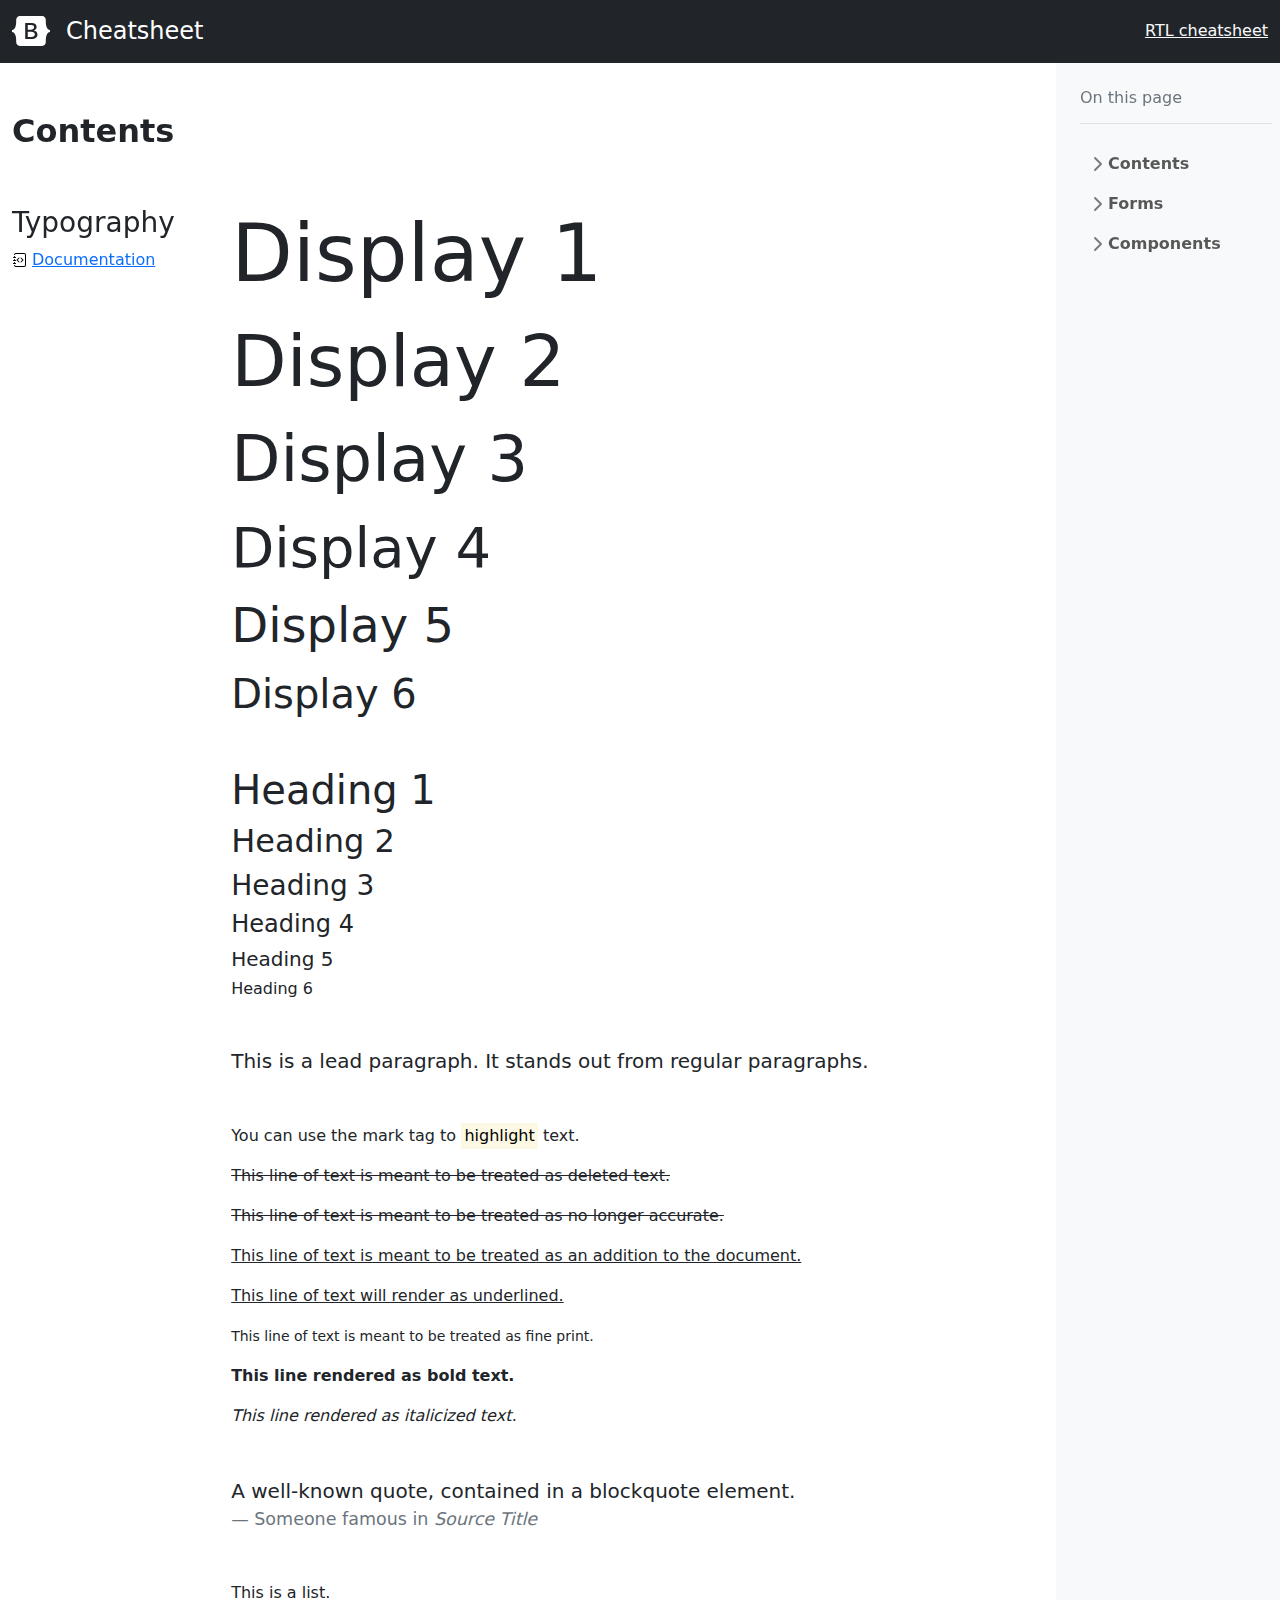
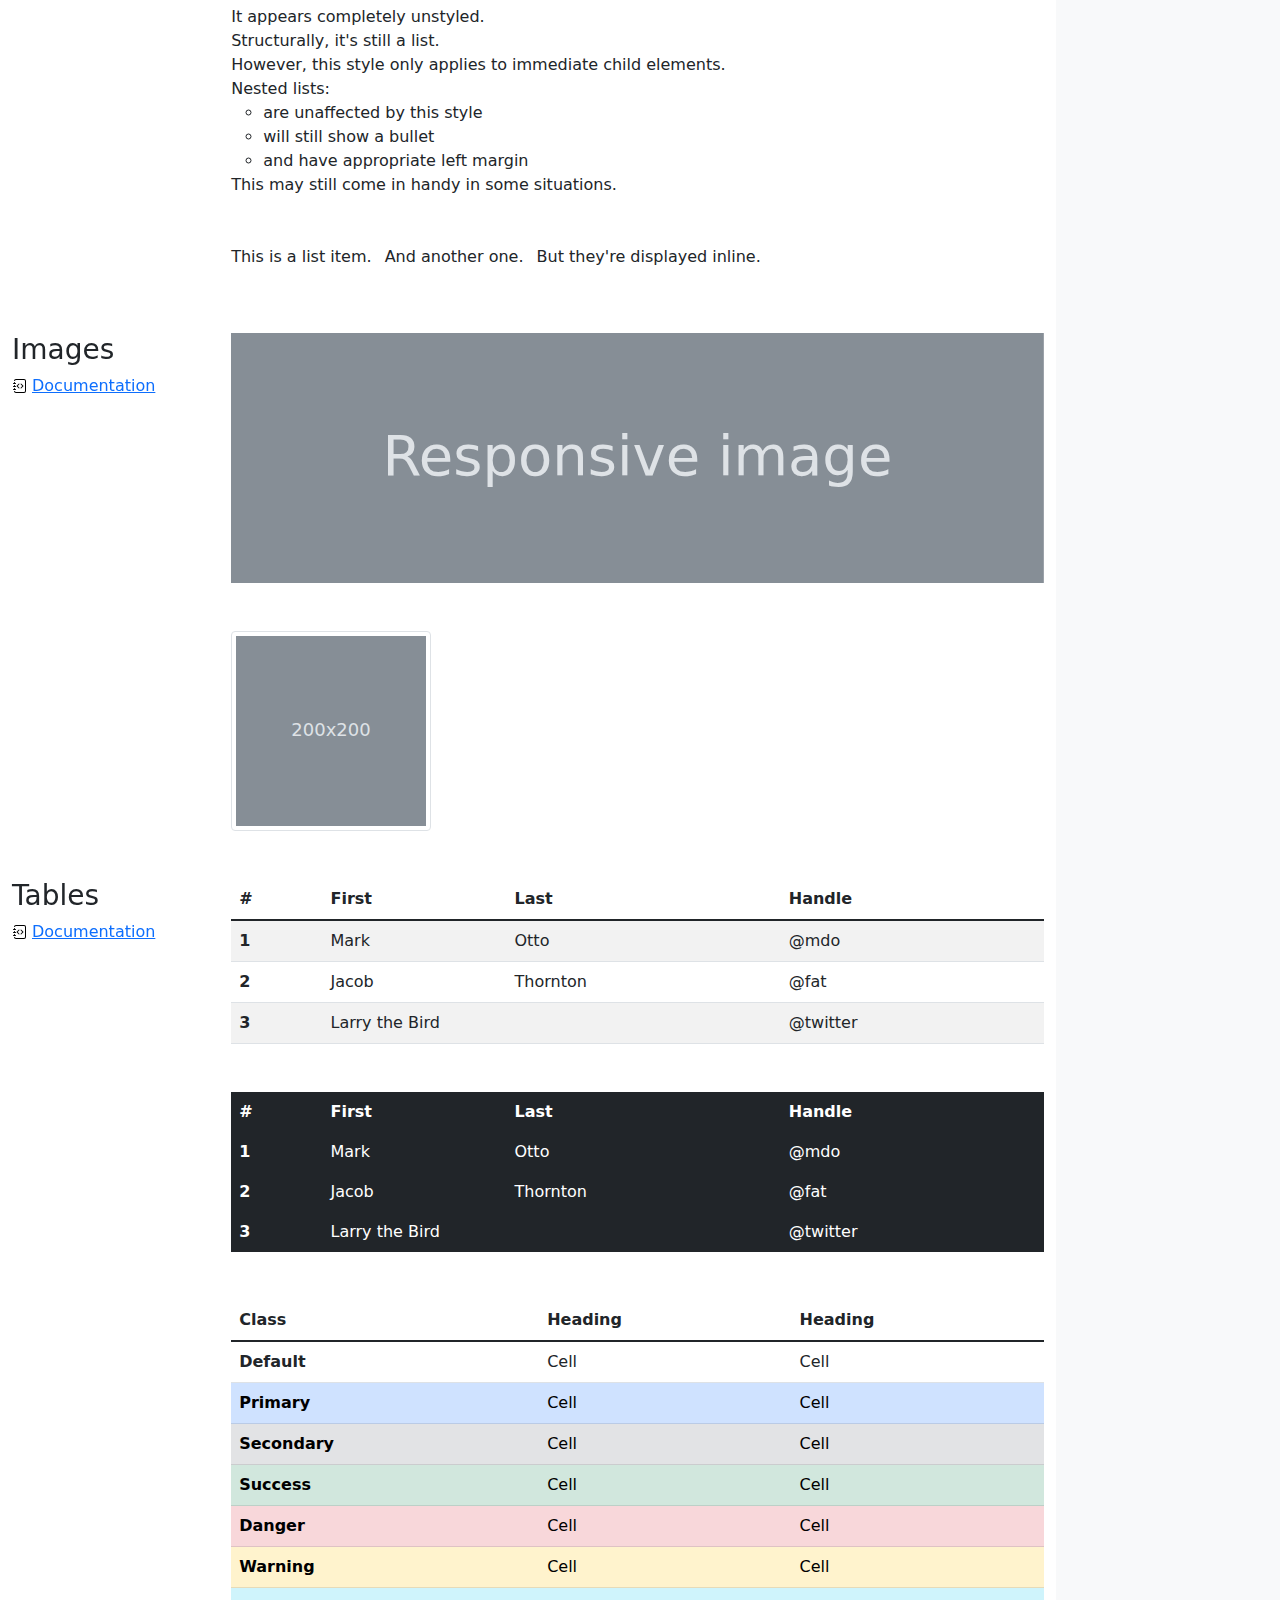
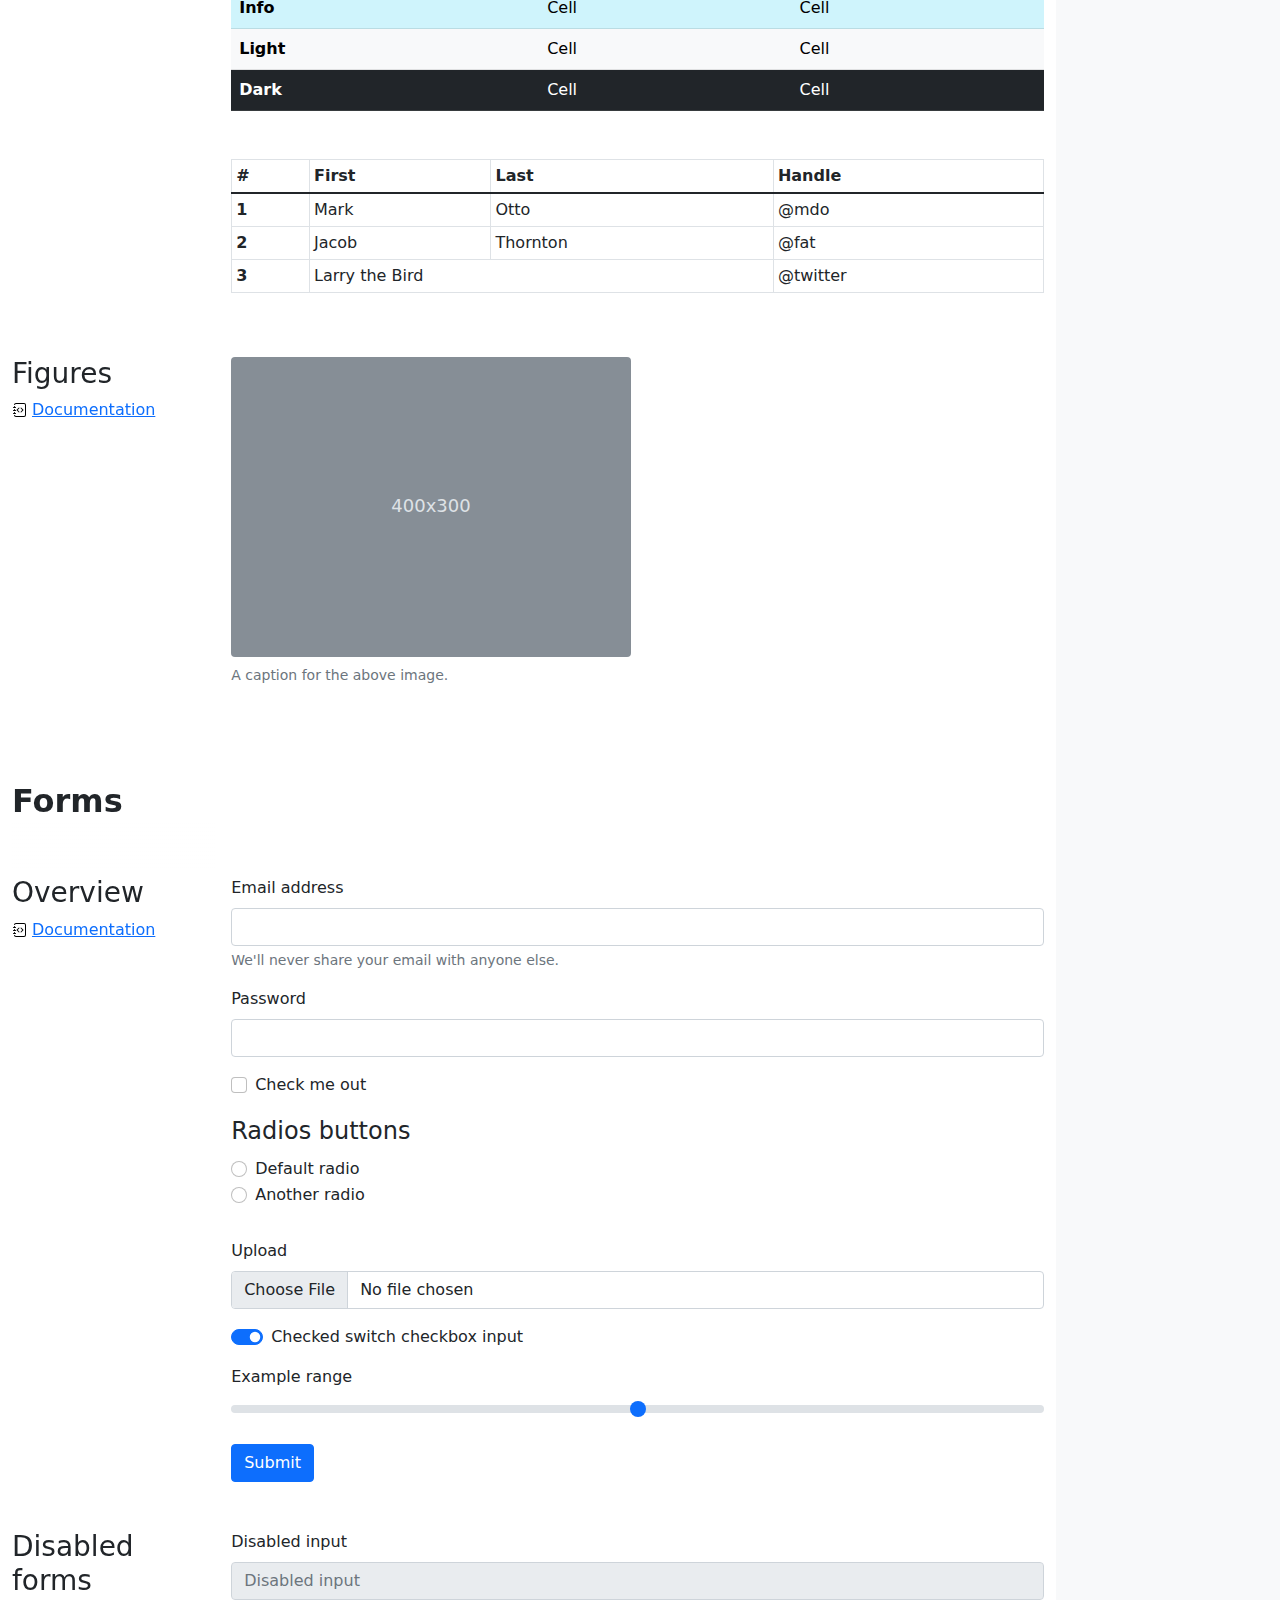
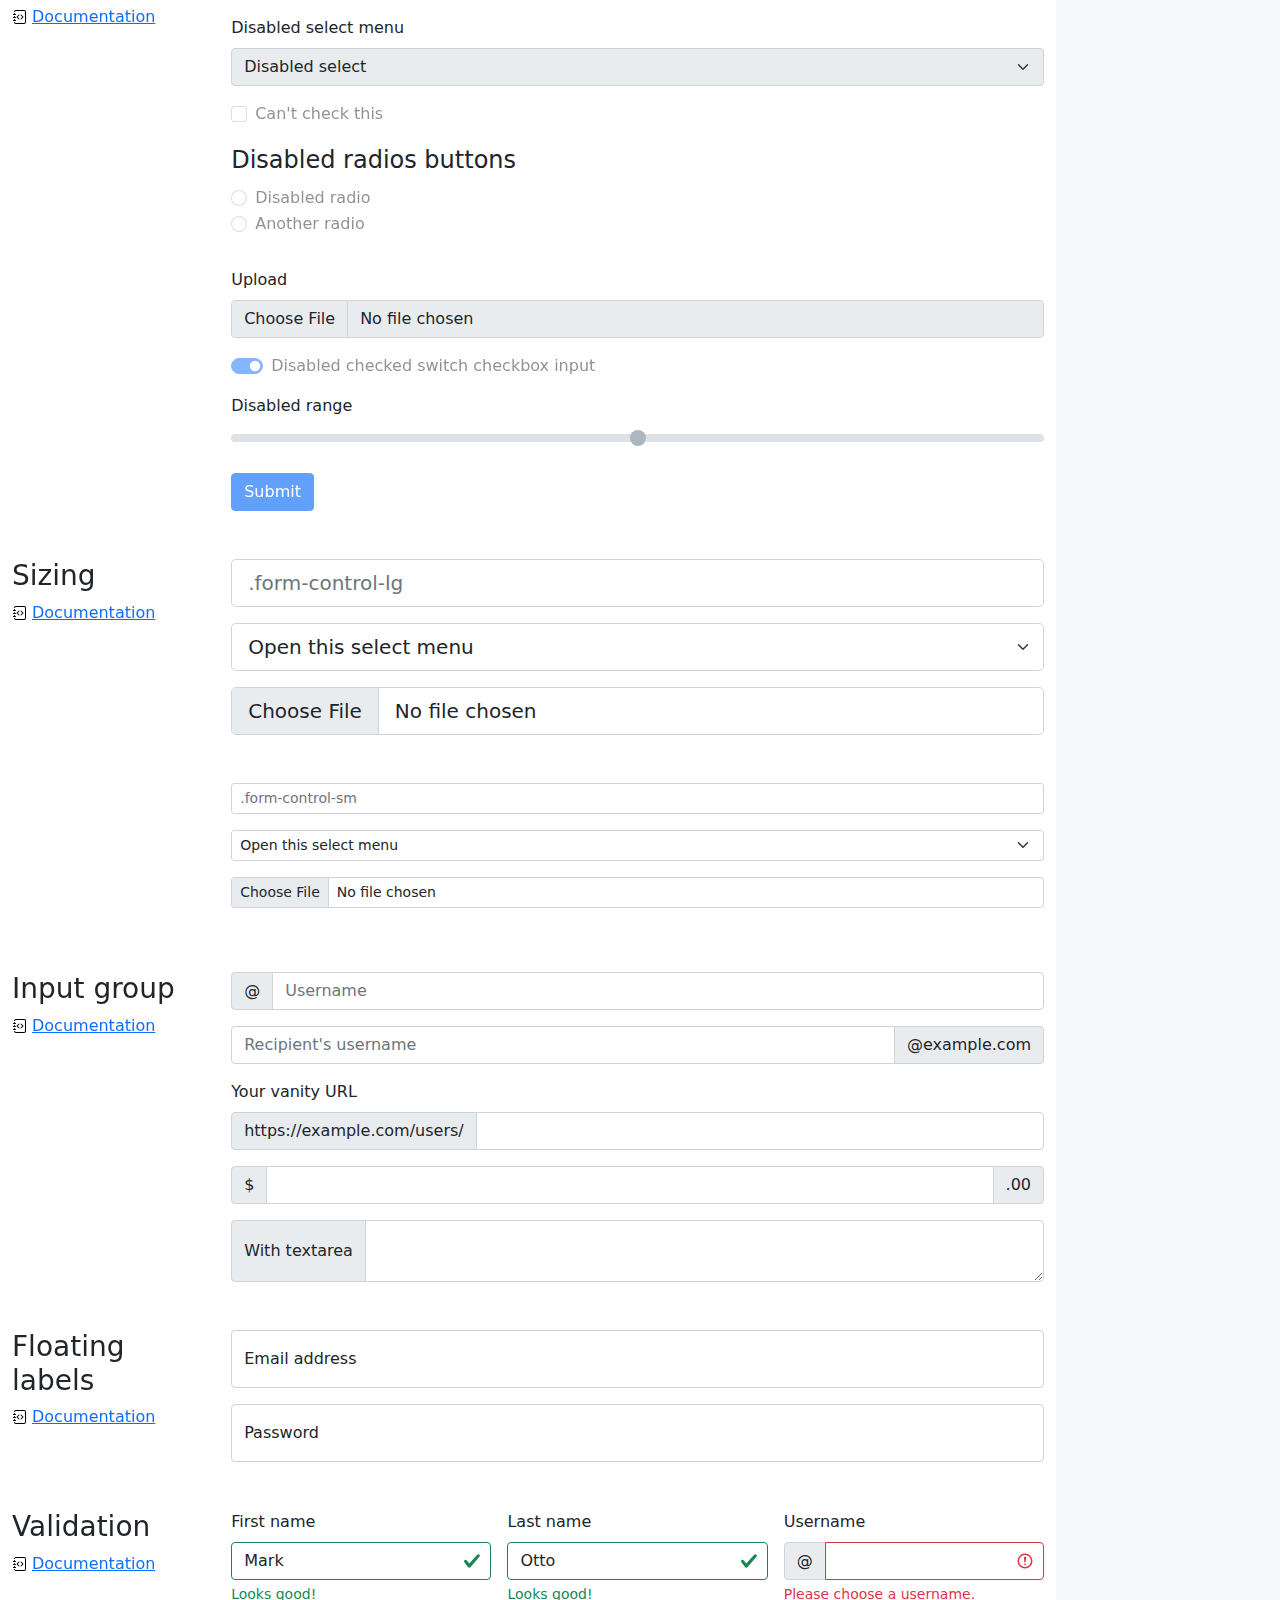
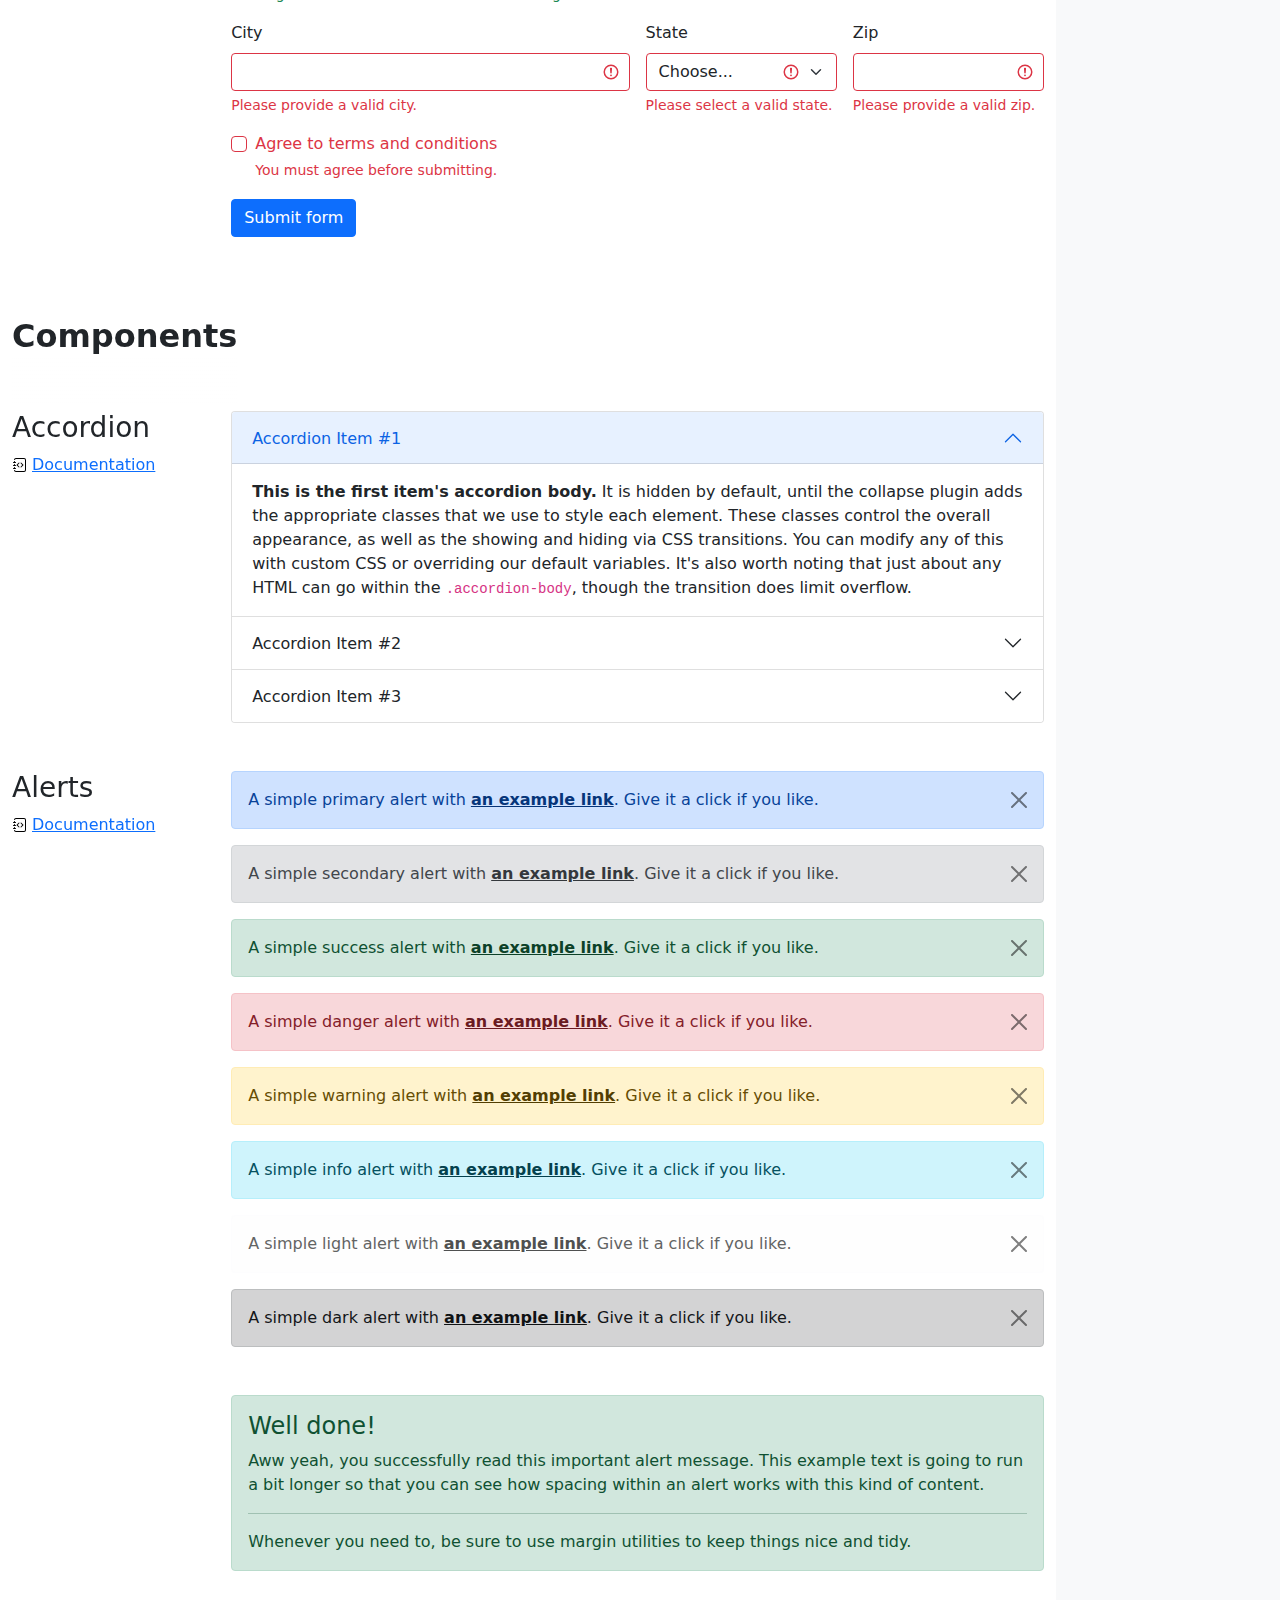
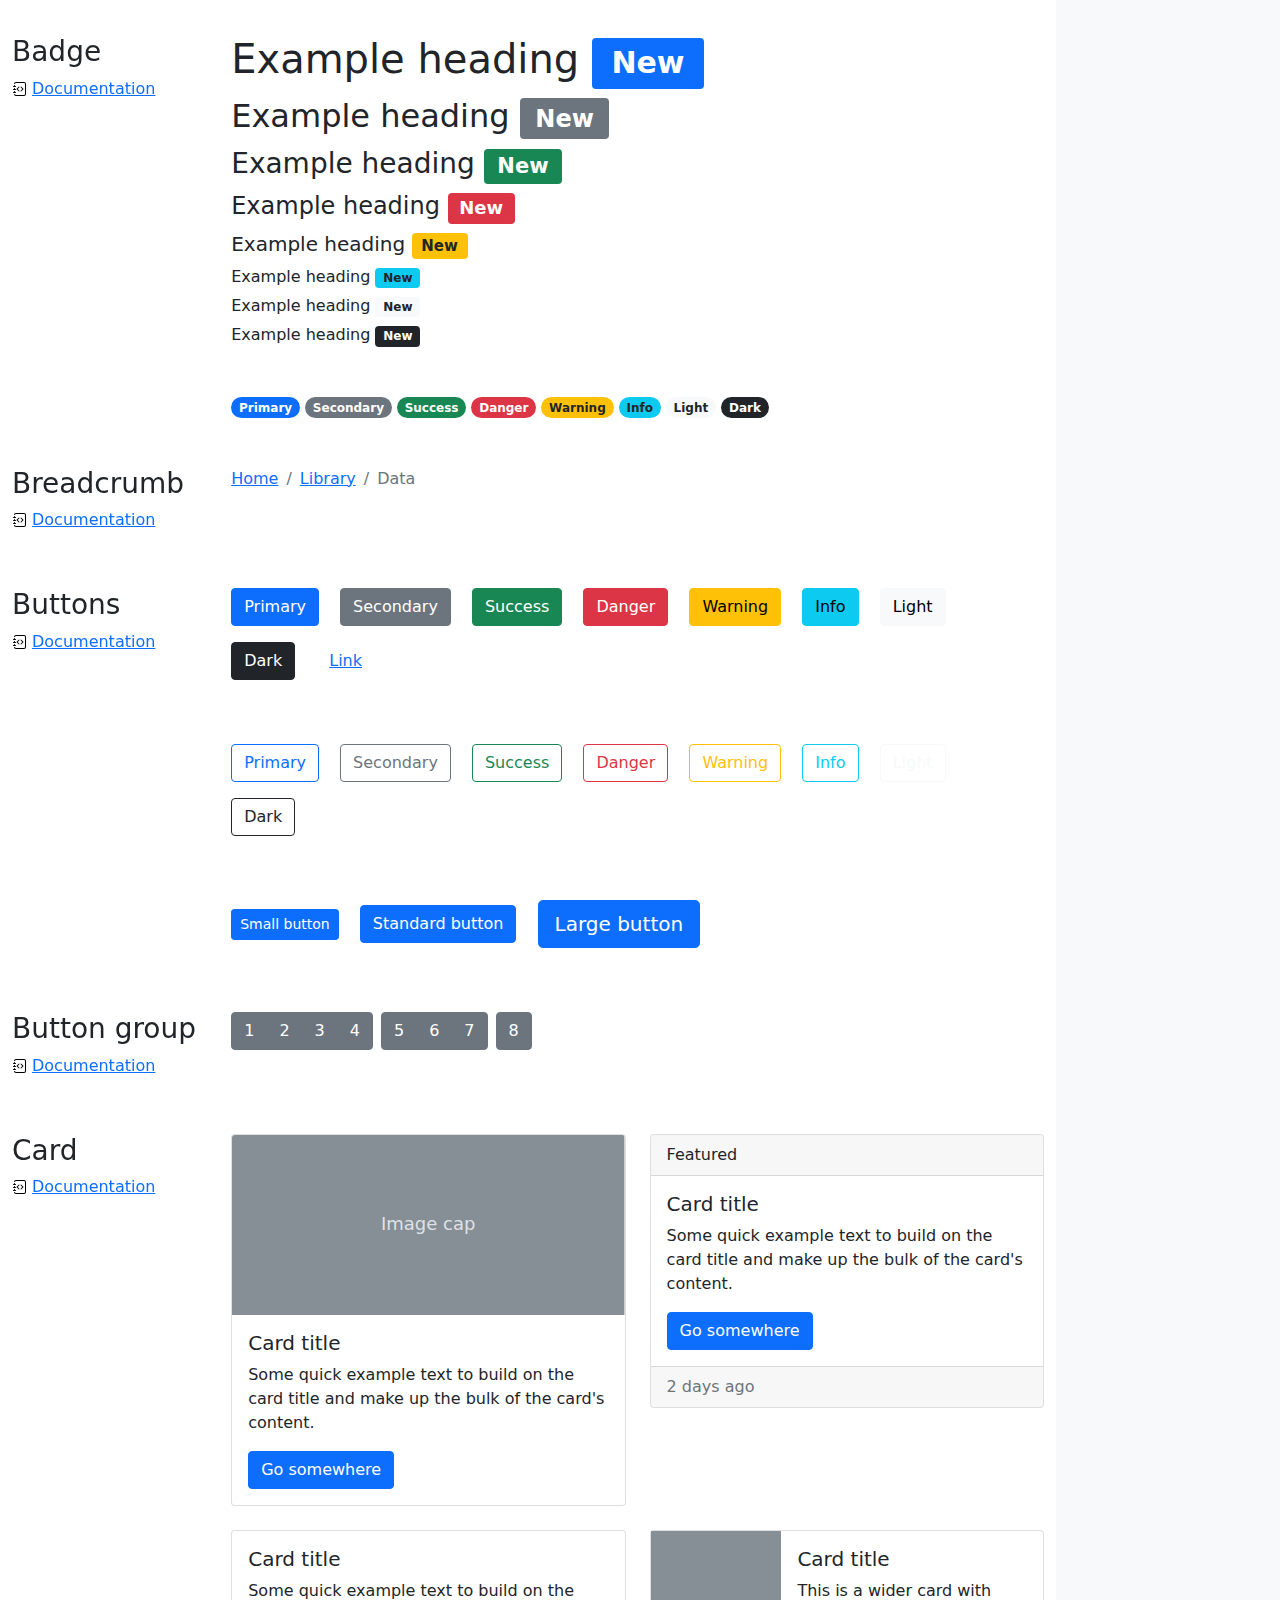
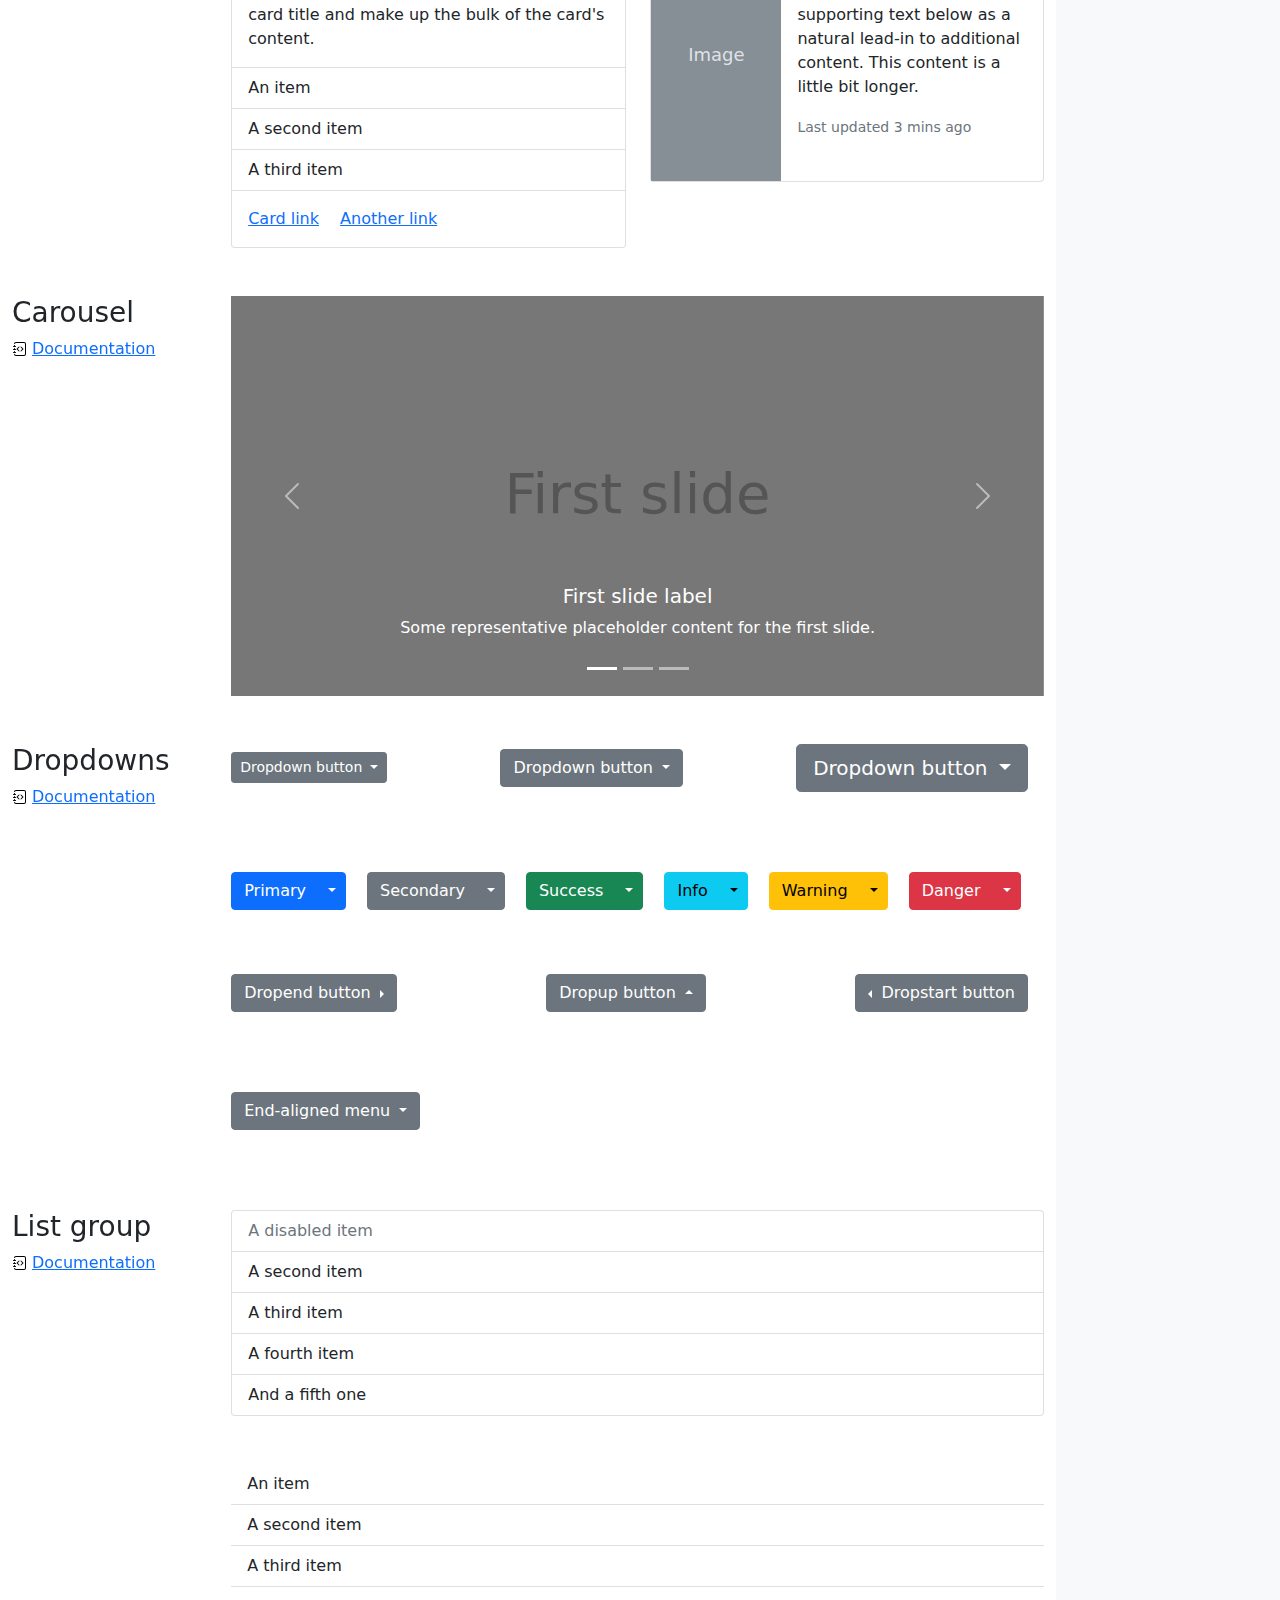
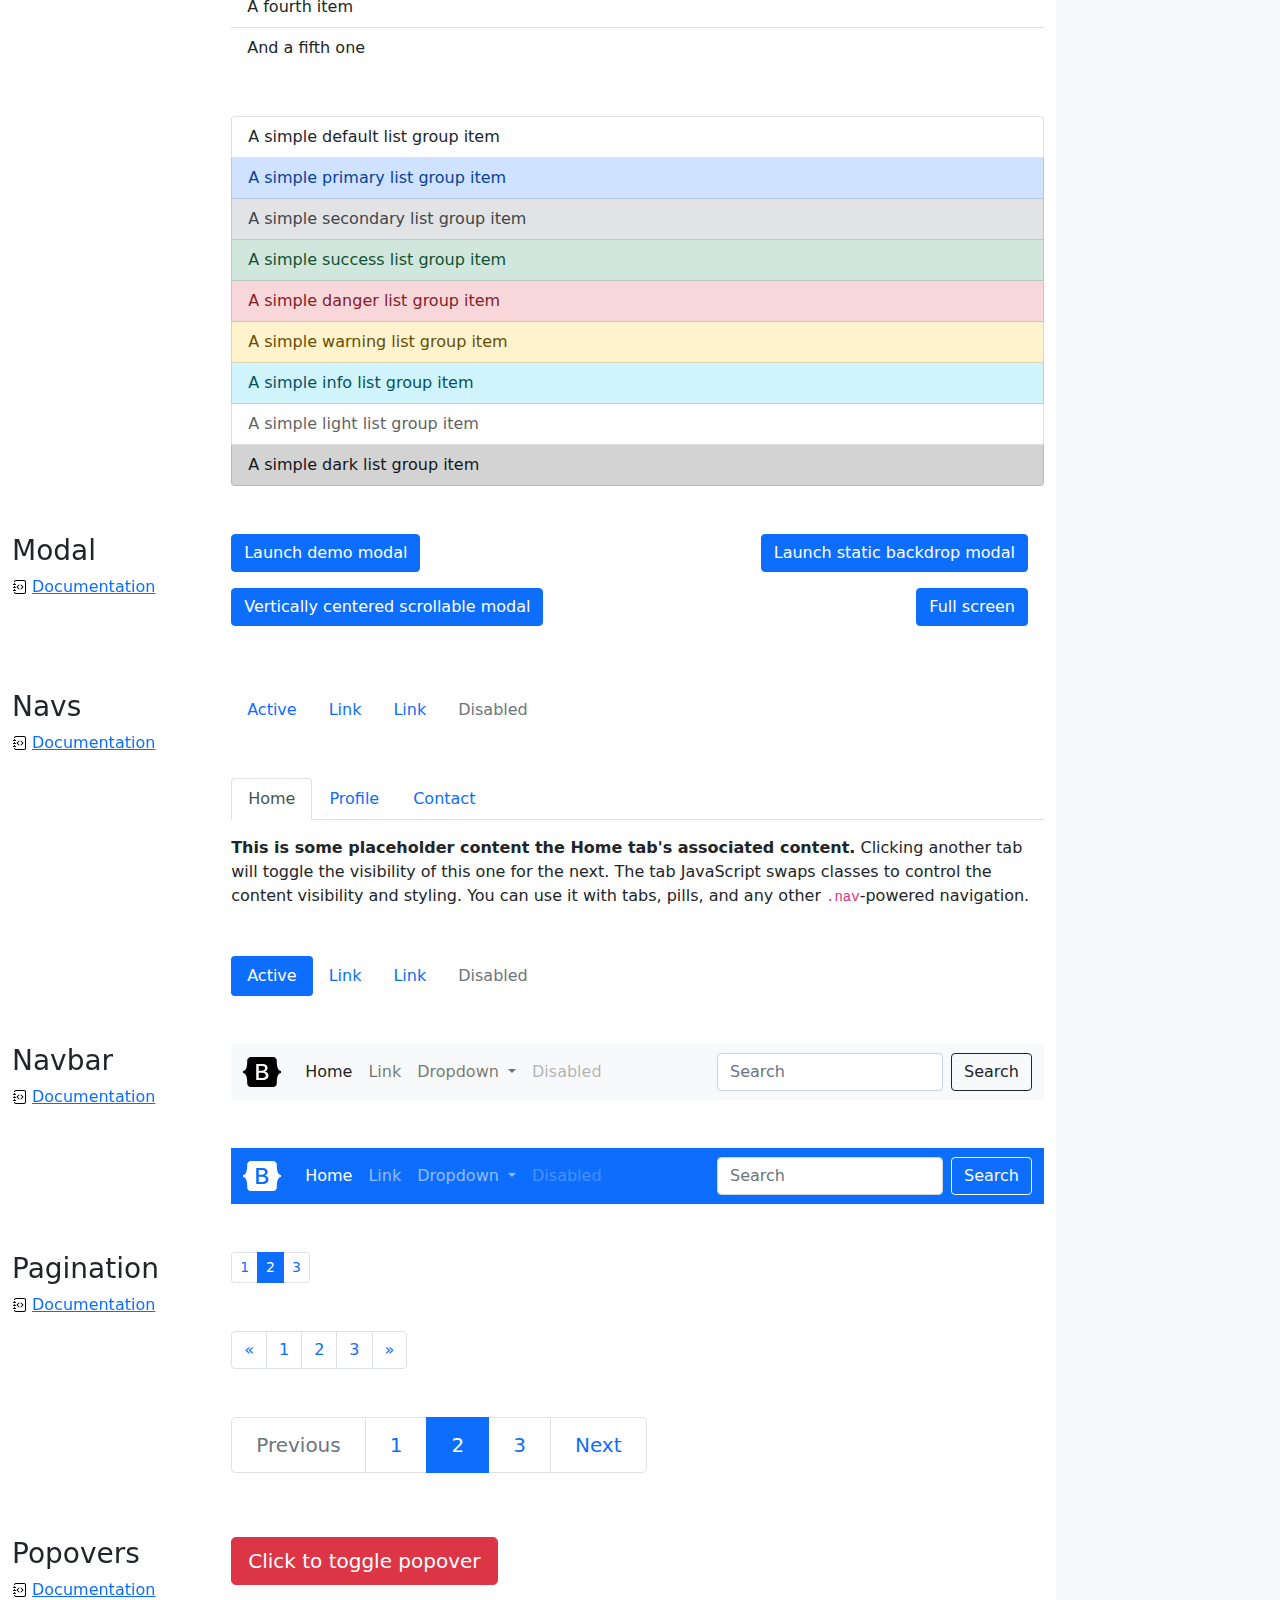
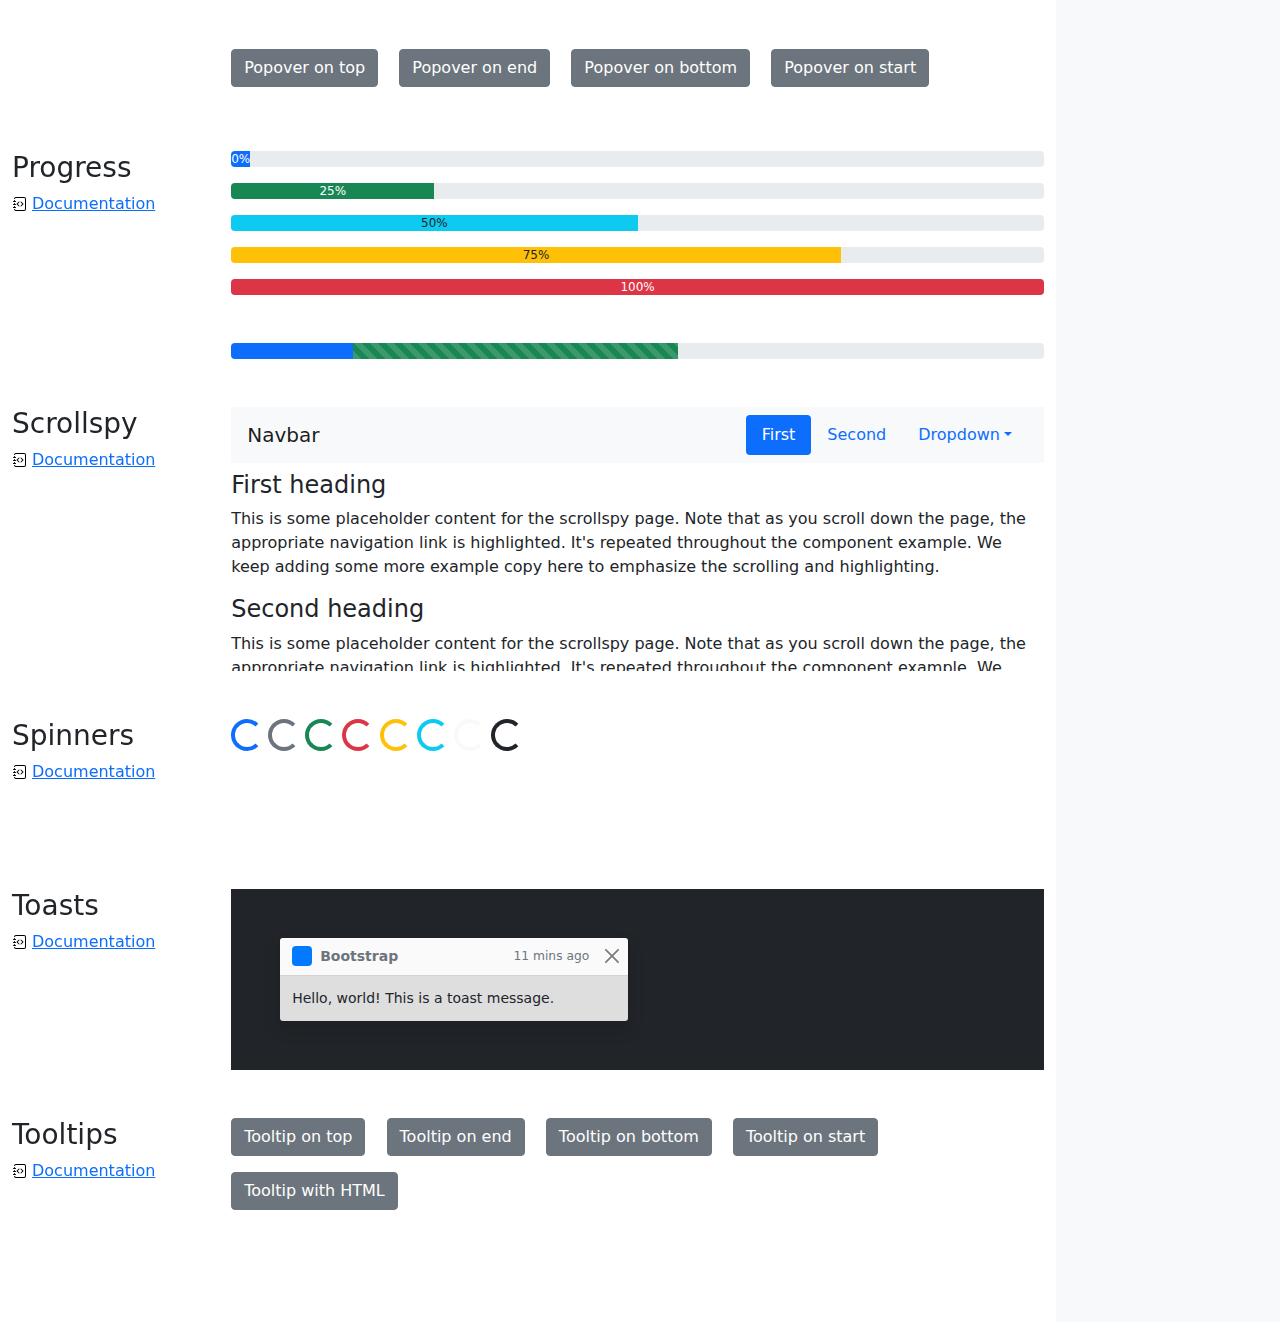
<file: js/bootstrap-5.1.3-examples/bootstrap-5.1.3-examples/cheatsheet/index.html>
<!doctype html>
<html lang="en">
  <head>
    <meta charset="utf-8">
    <meta name="viewport" content="width=device-width, initial-scale=1">
    <meta name="description" content="">
    <meta name="author" content="Mark Otto, Jacob Thornton, and Bootstrap contributors">
    <meta name="generator" content="Hugo 0.88.1">
    <title>Cheatsheet · Bootstrap v5.1</title>

    <link rel="canonical" href="https://getbootstrap.com/docs/5.1/examples/cheatsheet/">

    

    <!-- Bootstrap core CSS -->
<link href="../assets/dist/css/bootstrap.min.css" rel="stylesheet">

    <style>
      .bd-placeholder-img {
        font-size: 1.125rem;
        text-anchor: middle;
        -webkit-user-select: none;
        -moz-user-select: none;
        user-select: none;
      }

      @media (min-width: 768px) {
        .bd-placeholder-img-lg {
          font-size: 3.5rem;
        }
      }
    </style>

    
    <!-- Custom styles for this template -->
    <link href="cheatsheet.css" rel="stylesheet">
  </head>
  <body class="bg-light">
    
<header class="bd-header bg-dark py-3 d-flex align-items-stretch border-bottom border-dark">
  <div class="container-fluid d-flex align-items-center">
    <h1 class="d-flex align-items-center fs-4 text-white mb-0">
      <img src="../assets/brand/bootstrap-logo-white.svg" width="38" height="30" class="me-3" alt="Bootstrap">
      Cheatsheet
    </h1>
    <a href="../examples/cheatsheet-rtl/" class="ms-auto link-light" hreflang="ar">RTL cheatsheet</a>
  </div>
</header>
<aside class="bd-aside sticky-xl-top text-muted align-self-start mb-3 mb-xl-5 px-2">
  <h2 class="h6 pt-4 pb-3 mb-4 border-bottom">On this page</h2>
  <nav class="small" id="toc">
    <ul class="list-unstyled">
      <li class="my-2">
        <button class="btn d-inline-flex align-items-center collapsed" data-bs-toggle="collapse" aria-expanded="false" data-bs-target="#contents-collapse" aria-controls="contents-collapse">Contents</button>
        <ul class="list-unstyled ps-3 collapse" id="contents-collapse">
          <li><a class="d-inline-flex align-items-center rounded" href="#typography">Typography</a></li>
          <li><a class="d-inline-flex align-items-center rounded" href="#images">Images</a></li>
          <li><a class="d-inline-flex align-items-center rounded" href="#tables">Tables</a></li>
          <li><a class="d-inline-flex align-items-center rounded" href="#figures">Figures</a></li>
        </ul>
      </li>
      <li class="my-2">
        <button class="btn d-inline-flex align-items-center collapsed" data-bs-toggle="collapse" aria-expanded="false" data-bs-target="#forms-collapse" aria-controls="forms-collapse">Forms</button>
        <ul class="list-unstyled ps-3 collapse" id="forms-collapse">
          <li><a class="d-inline-flex align-items-center rounded" href="#overview">Overview</a></li>
          <li><a class="d-inline-flex align-items-center rounded" href="#disabled-forms">Disabled forms</a></li>
          <li><a class="d-inline-flex align-items-center rounded" href="#sizing">Sizing</a></li>
          <li><a class="d-inline-flex align-items-center rounded" href="#input-group">Input group</a></li>
          <li><a class="d-inline-flex align-items-center rounded" href="#floating-labels">Floating labels</a></li>
          <li><a class="d-inline-flex align-items-center rounded" href="#validation">Validation</a></li>
        </ul>
      </li>
      <li class="my-2">
        <button class="btn d-inline-flex align-items-center collapsed" data-bs-toggle="collapse" aria-expanded="false" data-bs-target="#components-collapse" aria-controls="components-collapse">Components</button>
        <ul class="list-unstyled ps-3 collapse" id="components-collapse">
          <li><a class="d-inline-flex align-items-center rounded" href="#accordion">Accordion</a></li>
          <li><a class="d-inline-flex align-items-center rounded" href="#alerts">Alerts</a></li>
          <li><a class="d-inline-flex align-items-center rounded" href="#badge">Badge</a></li>
          <li><a class="d-inline-flex align-items-center rounded" href="#breadcrumb">Breadcrumb</a></li>
          <li><a class="d-inline-flex align-items-center rounded" href="#buttons">Buttons</a></li>
          <li><a class="d-inline-flex align-items-center rounded" href="#button-group">Button group</a></li>
          <li><a class="d-inline-flex align-items-center rounded" href="#card">Card</a></li>
          <li><a class="d-inline-flex align-items-center rounded" href="#carousel">Carousel</a></li>
          <li><a class="d-inline-flex align-items-center rounded" href="#dropdowns">Dropdowns</a></li>
          <li><a class="d-inline-flex align-items-center rounded" href="#list-group">List group</a></li>
          <li><a class="d-inline-flex align-items-center rounded" href="#modal">Modal</a></li>
          <li><a class="d-inline-flex align-items-center rounded" href="#navs">Navs</a></li>
          <li><a class="d-inline-flex align-items-center rounded" href="#navbar">Navbar</a></li>
          <li><a class="d-inline-flex align-items-center rounded" href="#pagination">Pagination</a></li>
          <li><a class="d-inline-flex align-items-center rounded" href="#popovers">Popovers</a></li>
          <li><a class="d-inline-flex align-items-center rounded" href="#progress">Progress</a></li>
          <li><a class="d-inline-flex align-items-center rounded" href="#scrollspy">Scrollspy</a></li>
          <li><a class="d-inline-flex align-items-center rounded" href="#spinners">Spinners</a></li>
          <li><a class="d-inline-flex align-items-center rounded" href="#toasts">Toasts</a></li>
          <li><a class="d-inline-flex align-items-center rounded" href="#tooltips">Tooltips</a></li>
        </ul>
      </li>
    </ul>
  </nav>
</aside>
<div class="bd-cheatsheet container-fluid bg-body">
  <section id="content">
    <h2 class="sticky-xl-top fw-bold pt-3 pt-xl-5 pb-2 pb-xl-3">Contents</h2>

    <article class="my-3" id="typography">
      <div class="bd-heading sticky-xl-top align-self-start mt-5 mb-3 mt-xl-0 mb-xl-2">
        <h3>Typography</h3>
        <a class="d-flex align-items-center" href="../content/typography/">Documentation</a>
      </div>

      <div>
        <div class="bd-example">
        <p class="display-1">Display 1</p>
        <p class="display-2">Display 2</p>
        <p class="display-3">Display 3</p>
        <p class="display-4">Display 4</p>
        <p class="display-5">Display 5</p>
        <p class="display-6">Display 6</p>
        </div>

        <div class="bd-example">
        <p class="h1">Heading 1</p>
        <p class="h2">Heading 2</p>
        <p class="h3">Heading 3</p>
        <p class="h4">Heading 4</p>
        <p class="h5">Heading 5</p>
        <p class="h6">Heading 6</p>
        </div>

        <div class="bd-example">
        <p class="lead">
          This is a lead paragraph. It stands out from regular paragraphs.
        </p>
        </div>

        <div class="bd-example">
        <p>You can use the mark tag to <mark>highlight</mark> text.</p>
        <p><del>This line of text is meant to be treated as deleted text.</del></p>
        <p><s>This line of text is meant to be treated as no longer accurate.</s></p>
        <p><ins>This line of text is meant to be treated as an addition to the document.</ins></p>
        <p><u>This line of text will render as underlined.</u></p>
        <p><small>This line of text is meant to be treated as fine print.</small></p>
        <p><strong>This line rendered as bold text.</strong></p>
        <p><em>This line rendered as italicized text.</em></p>
        </div>

        <div class="bd-example">
        <blockquote class="blockquote">
          <p>A well-known quote, contained in a blockquote element.</p>
          <footer class="blockquote-footer">Someone famous in <cite title="Source Title">Source Title</cite></footer>
        </blockquote>
        </div>

        <div class="bd-example">
        <ul class="list-unstyled">
          <li>This is a list.</li>
          <li>It appears completely unstyled.</li>
          <li>Structurally, it's still a list.</li>
          <li>However, this style only applies to immediate child elements.</li>
          <li>Nested lists:
            <ul>
              <li>are unaffected by this style</li>
              <li>will still show a bullet</li>
              <li>and have appropriate left margin</li>
            </ul>
          </li>
          <li>This may still come in handy in some situations.</li>
        </ul>
        </div>

        <div class="bd-example">
        <ul class="list-inline">
          <li class="list-inline-item">This is a list item.</li>
          <li class="list-inline-item">And another one.</li>
          <li class="list-inline-item">But they're displayed inline.</li>
        </ul>
        </div>
      </div>
    </article>
    <article class="my-3" id="images">
      <div class="bd-heading sticky-xl-top align-self-start mt-5 mb-3 mt-xl-0 mb-xl-2">
        <h3>Images</h3>
        <a class="d-flex align-items-center" href="../content/images/">Documentation</a>
      </div>

      <div>
        <div class="bd-example">
        <svg class="bd-placeholder-img bd-placeholder-img-lg img-fluid" width="100%" height="250" xmlns="http://www.w3.org/2000/svg" role="img" aria-label="Placeholder: Responsive image" preserveAspectRatio="xMidYMid slice" focusable="false"><title>Placeholder</title><rect width="100%" height="100%" fill="#868e96"/><text x="50%" y="50%" fill="#dee2e6" dy=".3em">Responsive image</text></svg>

        </div>

        <div class="bd-example">
        <svg class="bd-placeholder-img img-thumbnail" width="200" height="200" xmlns="http://www.w3.org/2000/svg" role="img" aria-label="A generic square placeholder image with a white border around it, making it resemble a photograph taken with an old instant camera: 200x200" preserveAspectRatio="xMidYMid slice" focusable="false"><title>A generic square placeholder image with a white border around it, making it resemble a photograph taken with an old instant camera</title><rect width="100%" height="100%" fill="#868e96"/><text x="50%" y="50%" fill="#dee2e6" dy=".3em">200x200</text></svg>

        </div>
      </div>
    </article>
    <article class="my-3" id="tables">
      <div class="bd-heading sticky-xl-top align-self-start mt-5 mb-3 mt-xl-0 mb-xl-2">
        <h3>Tables</h3>
        <a class="d-flex align-items-center" href="../content/tables/">Documentation</a>
      </div>

      <div>
        <div class="bd-example">
        <table class="table table-striped">
          <thead>
          <tr>
            <th scope="col">#</th>
            <th scope="col">First</th>
            <th scope="col">Last</th>
            <th scope="col">Handle</th>
          </tr>
          </thead>
          <tbody>
          <tr>
            <th scope="row">1</th>
            <td>Mark</td>
            <td>Otto</td>
            <td>@mdo</td>
          </tr>
          <tr>
            <th scope="row">2</th>
            <td>Jacob</td>
            <td>Thornton</td>
            <td>@fat</td>
          </tr>
          <tr>
            <th scope="row">3</th>
            <td colspan="2">Larry the Bird</td>
            <td>@twitter</td>
          </tr>
          </tbody>
        </table>
        </div>

        <div class="bd-example">
        <table class="table table-dark table-borderless">
          <thead>
          <tr>
            <th scope="col">#</th>
            <th scope="col">First</th>
            <th scope="col">Last</th>
            <th scope="col">Handle</th>
          </tr>
          </thead>
          <tbody>
          <tr>
            <th scope="row">1</th>
            <td>Mark</td>
            <td>Otto</td>
            <td>@mdo</td>
          </tr>
          <tr>
            <th scope="row">2</th>
            <td>Jacob</td>
            <td>Thornton</td>
            <td>@fat</td>
          </tr>
          <tr>
            <th scope="row">3</th>
            <td colspan="2">Larry the Bird</td>
            <td>@twitter</td>
          </tr>
          </tbody>
        </table>
        </div>

        <div class="bd-example">
        <table class="table table-hover">
          <thead>
          <tr>
            <th scope="col">Class</th>
            <th scope="col">Heading</th>
            <th scope="col">Heading</th>
          </tr>
          </thead>
          <tbody>
          <tr>
            <th scope="row">Default</th>
            <td>Cell</td>
            <td>Cell</td>
          </tr>
          
          <tr class="table-primary">
            <th scope="row">Primary</th>
            <td>Cell</td>
            <td>Cell</td>
          </tr>
          <tr class="table-secondary">
            <th scope="row">Secondary</th>
            <td>Cell</td>
            <td>Cell</td>
          </tr>
          <tr class="table-success">
            <th scope="row">Success</th>
            <td>Cell</td>
            <td>Cell</td>
          </tr>
          <tr class="table-danger">
            <th scope="row">Danger</th>
            <td>Cell</td>
            <td>Cell</td>
          </tr>
          <tr class="table-warning">
            <th scope="row">Warning</th>
            <td>Cell</td>
            <td>Cell</td>
          </tr>
          <tr class="table-info">
            <th scope="row">Info</th>
            <td>Cell</td>
            <td>Cell</td>
          </tr>
          <tr class="table-light">
            <th scope="row">Light</th>
            <td>Cell</td>
            <td>Cell</td>
          </tr>
          <tr class="table-dark">
            <th scope="row">Dark</th>
            <td>Cell</td>
            <td>Cell</td>
          </tr>
          </tbody>
        </table>
        </div>

        <div class="bd-example">
        <table class="table table-sm table-bordered">
          <thead>
          <tr>
            <th scope="col">#</th>
            <th scope="col">First</th>
            <th scope="col">Last</th>
            <th scope="col">Handle</th>
          </tr>
          </thead>
          <tbody>
          <tr>
            <th scope="row">1</th>
            <td>Mark</td>
            <td>Otto</td>
            <td>@mdo</td>
          </tr>
          <tr>
            <th scope="row">2</th>
            <td>Jacob</td>
            <td>Thornton</td>
            <td>@fat</td>
          </tr>
          <tr>
            <th scope="row">3</th>
            <td colspan="2">Larry the Bird</td>
            <td>@twitter</td>
          </tr>
          </tbody>
        </table>
        </div>
      </div>
    </article>
    <article class="my-3" id="figures">
      <div class="bd-heading sticky-xl-top align-self-start mt-5 mb-3 mt-xl-0 mb-xl-2">
        <h3>Figures</h3>
        <a class="d-flex align-items-center" href="../content/figures/">Documentation</a>
      </div>

      <div>
        <div class="bd-example">
        <figure class="figure">
          <svg class="bd-placeholder-img figure-img img-fluid rounded" width="400" height="300" xmlns="http://www.w3.org/2000/svg" role="img" aria-label="Placeholder: 400x300" preserveAspectRatio="xMidYMid slice" focusable="false"><title>Placeholder</title><rect width="100%" height="100%" fill="#868e96"/><text x="50%" y="50%" fill="#dee2e6" dy=".3em">400x300</text></svg>

          <figcaption class="figure-caption">A caption for the above image.</figcaption>
        </figure>
        </div>
      </div>
    </article>
  </section>

  <section id="forms">
    <h2 class="sticky-xl-top fw-bold pt-3 pt-xl-5 pb-2 pb-xl-3">Forms</h2>

    <article class="my-3" id="overview">
      <div class="bd-heading sticky-xl-top align-self-start mt-5 mb-3 mt-xl-0 mb-xl-2">
        <h3>Overview</h3>
        <a class="d-flex align-items-center" href="../forms/overview/">Documentation</a>
      </div>

      <div>
        <div class="bd-example">
        <form>
          <div class="mb-3">
            <label for="exampleInputEmail1" class="form-label">Email address</label>
            <input type="email" class="form-control" id="exampleInputEmail1" aria-describedby="emailHelp">
            <div id="emailHelp" class="form-text">We'll never share your email with anyone else.</div>
          </div>
          <div class="mb-3">
            <label for="exampleInputPassword1" class="form-label">Password</label>
            <input type="password" class="form-control" id="exampleInputPassword1">
          </div>
          <div class="mb-3 form-check">
            <input type="checkbox" class="form-check-input" id="exampleCheck1">
            <label class="form-check-label" for="exampleCheck1">Check me out</label>
          </div>
          <fieldset class="mb-3">
            <legend>Radios buttons</legend>
            <div class="form-check">
              <input type="radio" name="radios" class="form-check-input" id="exampleRadio1">
              <label class="form-check-label" for="exampleRadio1">Default radio</label>
            </div>
            <div class="mb-3 form-check">
              <input type="radio" name="radios" class="form-check-input" id="exampleRadio2">
              <label class="form-check-label" for="exampleRadio2">Another radio</label>
            </div>
          </fieldset>
          <div class="mb-3">
            <label class="form-label" for="customFile">Upload</label>
            <input type="file" class="form-control" id="customFile">
          </div>
          <div class="mb-3 form-check form-switch">
            <input class="form-check-input" type="checkbox" role="switch" id="flexSwitchCheckChecked" checked>
            <label class="form-check-label" for="flexSwitchCheckChecked">Checked switch checkbox input</label>
          </div>
          <div class="mb-3">
            <label for="customRange3" class="form-label">Example range</label>
            <input type="range" class="form-range" min="0" max="5" step="0.5" id="customRange3">
          </div>
          <button type="submit" class="btn btn-primary">Submit</button>
        </form>
        </div>
      </div>
    </article>
    <article class="my-3" id="disabled-forms">
      <div class="bd-heading sticky-xl-top align-self-start mt-5 mb-3 mt-xl-0 mb-xl-2">
        <h3>Disabled forms</h3>
        <a class="d-flex align-items-center" href="../forms/overview/#disabled-forms">Documentation</a>
      </div>

      <div>
        <div class="bd-example">
        <form>
          <fieldset disabled aria-label="Disabled fieldset example">
            <div class="mb-3">
              <label for="disabledTextInput" class="form-label">Disabled input</label>
              <input type="text" id="disabledTextInput" class="form-control" placeholder="Disabled input">
            </div>
            <div class="mb-3">
              <label for="disabledSelect" class="form-label">Disabled select menu</label>
              <select id="disabledSelect" class="form-select">
                <option>Disabled select</option>
              </select>
            </div>
            <div class="mb-3">
              <div class="form-check">
                <input class="form-check-input" type="checkbox" id="disabledFieldsetCheck" disabled>
                <label class="form-check-label" for="disabledFieldsetCheck">
                  Can't check this
                </label>
              </div>
            </div>
            <fieldset class="mb-3">
              <legend>Disabled radios buttons</legend>
              <div class="form-check">
                <input type="radio" name="radios" class="form-check-input" id="disabledRadio1" disabled>
                <label class="form-check-label" for="disabledRadio1">Disabled radio</label>
              </div>
              <div class="mb-3 form-check">
                <input type="radio" name="radios" class="form-check-input" id="disabledRadio2" disabled>
                <label class="form-check-label" for="disabledRadio2">Another radio</label>
              </div>
            </fieldset>
            <div class="mb-3">
              <label class="form-label" for="disabledCustomFile">Upload</label>
              <input type="file" class="form-control" id="disabledCustomFile" disabled>
            </div>
            <div class="mb-3 form-check form-switch">
              <input class="form-check-input" type="checkbox" role="switch" id="disabledSwitchCheckChecked" checked disabled>
              <label class="form-check-label" for="disabledSwitchCheckChecked">Disabled checked switch checkbox input</label>
            </div>
            <div class="mb-3">
              <label for="disabledRange" class="form-label">Disabled range</label>
              <input type="range" class="form-range" min="0" max="5" step="0.5" id="disabledRange">
            </div>
            <button type="submit" class="btn btn-primary">Submit</button>
          </fieldset>
        </form>
        </div>
      </div>
    </article>
    <article class="my-3" id="sizing">
      <div class="bd-heading sticky-xl-top align-self-start mt-5 mb-3 mt-xl-0 mb-xl-2">
        <h3>Sizing</h3>
        <a class="d-flex align-items-center" href="../forms/form-control/#sizing">Documentation</a>
      </div>

      <div>
        <div class="bd-example">
        <div class="mb-3">
          <input class="form-control form-control-lg" type="text" placeholder=".form-control-lg" aria-label=".form-control-lg example">
        </div>
        <div class="mb-3">
          <select class="form-select form-select-lg mb-3" aria-label=".form-select-lg example">
            <option selected>Open this select menu</option>
            <option value="1">One</option>
            <option value="2">Two</option>
            <option value="3">Three</option>
          </select>
        </div>
        <div class="mb-3">
          <input type="file" class="form-control form-control-lg" aria-label="Large file input example">
        </div>
        </div>

        <div class="bd-example">
        <div class="mb-3">
          <input class="form-control form-control-sm" type="text" placeholder=".form-control-sm" aria-label=".form-control-sm example">
        </div>
        <div class="mb-3">
          <select class="form-select form-select-sm" aria-label=".form-select-sm example">
            <option selected>Open this select menu</option>
            <option value="1">One</option>
            <option value="2">Two</option>
            <option value="3">Three</option>
          </select>
        </div>
        <div class="mb-3">
          <input type="file" class="form-control form-control-sm" aria-label="Small file input example">
        </div>
        </div>
      </div>
    </article>
    <article class="my-3" id="input-group">
      <div class="bd-heading sticky-xl-top align-self-start mt-5 mb-3 mt-xl-0 mb-xl-2">
        <h3>Input group</h3>
        <a class="d-flex align-items-center" href="../forms/input-group/">Documentation</a>
      </div>

      <div>
        <div class="bd-example">
        <div class="input-group mb-3">
          <span class="input-group-text" id="basic-addon1">@</span>
          <input type="text" class="form-control" placeholder="Username" aria-label="Username" aria-describedby="basic-addon1">
        </div>
        <div class="input-group mb-3">
          <input type="text" class="form-control" placeholder="Recipient's username" aria-label="Recipient's username" aria-describedby="basic-addon2">
          <span class="input-group-text" id="basic-addon2">@example.com</span>
        </div>
        <label for="basic-url" class="form-label">Your vanity URL</label>
        <div class="input-group mb-3">
          <span class="input-group-text" id="basic-addon3">https://example.com/users/</span>
          <input type="text" class="form-control" id="basic-url" aria-describedby="basic-addon3">
        </div>
        <div class="input-group mb-3">
          <span class="input-group-text">$</span>
          <input type="text" class="form-control" aria-label="Amount (to the nearest dollar)">
          <span class="input-group-text">.00</span>
        </div>
        <div class="input-group">
          <span class="input-group-text">With textarea</span>
          <textarea class="form-control" aria-label="With textarea"></textarea>
        </div>
        </div>
      </div>
    </article>
    <article class="my-3" id="floating-labels">
      <div class="bd-heading sticky-xl-top align-self-start mt-5 mb-3 mt-xl-0 mb-xl-2">
        <h3>Floating labels</h3>
        <a class="d-flex align-items-center" href="../forms/floating-labels/">Documentation</a>
      </div>

      <div>
        <div class="bd-example">
        <form>
          <div class="form-floating mb-3">
            <input type="email" class="form-control" id="floatingInput" placeholder="name@example.com">
            <label for="floatingInput">Email address</label>
          </div>
          <div class="form-floating">
            <input type="password" class="form-control" id="floatingPassword" placeholder="Password">
            <label for="floatingPassword">Password</label>
          </div>
        </form>
        </div>
      </div>
    </article>
    <article class="my-3" id="validation">
      <div class="bd-heading sticky-xl-top align-self-start mt-5 mb-3 mt-xl-0 mb-xl-2">
        <h3>Validation</h3>
        <a class="d-flex align-items-center" href="../forms/validation/">Documentation</a>
      </div>

      <div>
        <div class="bd-example">
        <form class="row g-3">
          <div class="col-md-4">
            <label for="validationServer01" class="form-label">First name</label>
            <input type="text" class="form-control is-valid" id="validationServer01" value="Mark" required>
            <div class="valid-feedback">
              Looks good!
            </div>
          </div>
          <div class="col-md-4">
            <label for="validationServer02" class="form-label">Last name</label>
            <input type="text" class="form-control is-valid" id="validationServer02" value="Otto" required>
            <div class="valid-feedback">
              Looks good!
            </div>
          </div>
          <div class="col-md-4">
            <label for="validationServerUsername" class="form-label">Username</label>
            <div class="input-group has-validation">
              <span class="input-group-text" id="inputGroupPrepend3">@</span>
              <input type="text" class="form-control is-invalid" id="validationServerUsername" aria-describedby="inputGroupPrepend3" required>
              <div class="invalid-feedback">
                Please choose a username.
              </div>
            </div>
          </div>
          <div class="col-md-6">
            <label for="validationServer03" class="form-label">City</label>
            <input type="text" class="form-control is-invalid" id="validationServer03" required>
            <div class="invalid-feedback">
              Please provide a valid city.
            </div>
          </div>
          <div class="col-md-3">
            <label for="validationServer04" class="form-label">State</label>
            <select class="form-select is-invalid" id="validationServer04" required>
              <option selected disabled value="">Choose...</option>
              <option>...</option>
            </select>
            <div class="invalid-feedback">
              Please select a valid state.
            </div>
          </div>
          <div class="col-md-3">
            <label for="validationServer05" class="form-label">Zip</label>
            <input type="text" class="form-control is-invalid" id="validationServer05" required>
            <div class="invalid-feedback">
              Please provide a valid zip.
            </div>
          </div>
          <div class="col-12">
            <div class="form-check">
              <input class="form-check-input is-invalid" type="checkbox" value="" id="invalidCheck3" required>
              <label class="form-check-label" for="invalidCheck3">
                Agree to terms and conditions
              </label>
              <div class="invalid-feedback">
                You must agree before submitting.
              </div>
            </div>
          </div>
          <div class="col-12">
            <button class="btn btn-primary" type="submit">Submit form</button>
          </div>
        </form>
        </div>
      </div>
    </article>
  </section>

  <section id="components">
    <h2 class="sticky-xl-top fw-bold pt-3 pt-xl-5 pb-2 pb-xl-3">Components</h2>

    <article class="my-3" id="accordion">
      <div class="bd-heading sticky-xl-top align-self-start mt-5 mb-3 mt-xl-0 mb-xl-2">
        <h3>Accordion</h3>
        <a class="d-flex align-items-center" href="../components/accordion/">Documentation</a>
      </div>

      <div>
        <div class="bd-example">
        <div class="accordion" id="accordionExample">
          <div class="accordion-item">
            <h4 class="accordion-header" id="headingOne">
              <button class="accordion-button" type="button" data-bs-toggle="collapse" data-bs-target="#collapseOne" aria-expanded="true" aria-controls="collapseOne">
                Accordion Item #1
              </button>
            </h4>
            <div id="collapseOne" class="accordion-collapse collapse show" aria-labelledby="headingOne" data-bs-parent="#accordionExample">
              <div class="accordion-body">
                <strong>This is the first item's accordion body.</strong> It is hidden by default, until the collapse plugin adds the appropriate classes that we use to style each element. These classes control the overall appearance, as well as the showing and hiding via CSS transitions. You can modify any of this with custom CSS or overriding our default variables. It's also worth noting that just about any HTML can go within the <code>.accordion-body</code>, though the transition does limit overflow.
              </div>
            </div>
          </div>
          <div class="accordion-item">
            <h4 class="accordion-header" id="headingTwo">
              <button class="accordion-button collapsed" type="button" data-bs-toggle="collapse" data-bs-target="#collapseTwo" aria-expanded="false" aria-controls="collapseTwo">
                Accordion Item #2
              </button>
            </h4>
            <div id="collapseTwo" class="accordion-collapse collapse" aria-labelledby="headingTwo" data-bs-parent="#accordionExample">
              <div class="accordion-body">
                <strong>This is the second item's accordion body.</strong> It is hidden by default, until the collapse plugin adds the appropriate classes that we use to style each element. These classes control the overall appearance, as well as the showing and hiding via CSS transitions. You can modify any of this with custom CSS or overriding our default variables. It's also worth noting that just about any HTML can go within the <code>.accordion-body</code>, though the transition does limit overflow.
              </div>
            </div>
          </div>
          <div class="accordion-item">
            <h4 class="accordion-header" id="headingThree">
              <button class="accordion-button collapsed" type="button" data-bs-toggle="collapse" data-bs-target="#collapseThree" aria-expanded="false" aria-controls="collapseThree">
                Accordion Item #3
              </button>
            </h4>
            <div id="collapseThree" class="accordion-collapse collapse" aria-labelledby="headingThree" data-bs-parent="#accordionExample">
              <div class="accordion-body">
                <strong>This is the third item's accordion body.</strong> It is hidden by default, until the collapse plugin adds the appropriate classes that we use to style each element. These classes control the overall appearance, as well as the showing and hiding via CSS transitions. You can modify any of this with custom CSS or overriding our default variables. It's also worth noting that just about any HTML can go within the <code>.accordion-body</code>, though the transition does limit overflow.
              </div>
            </div>
          </div>
        </div>
        </div>
      </div>
    </article>
    <article class="my-3" id="alerts">
      <div class="bd-heading sticky-xl-top align-self-start mt-5 mb-3 mt-xl-0 mb-xl-2">
        <h3>Alerts</h3>
        <a class="d-flex align-items-center" href="../components/alerts/">Documentation</a>
      </div>

      <div>
        <div class="bd-example">
        
        <div class="alert alert-primary alert-dismissible fade show" role="alert">
          A simple primary alert with <a href="#" class="alert-link">an example link</a>. Give it a click if you like.
          <button type="button" class="btn-close" data-bs-dismiss="alert" aria-label="Close"></button>
        </div>
        <div class="alert alert-secondary alert-dismissible fade show" role="alert">
          A simple secondary alert with <a href="#" class="alert-link">an example link</a>. Give it a click if you like.
          <button type="button" class="btn-close" data-bs-dismiss="alert" aria-label="Close"></button>
        </div>
        <div class="alert alert-success alert-dismissible fade show" role="alert">
          A simple success alert with <a href="#" class="alert-link">an example link</a>. Give it a click if you like.
          <button type="button" class="btn-close" data-bs-dismiss="alert" aria-label="Close"></button>
        </div>
        <div class="alert alert-danger alert-dismissible fade show" role="alert">
          A simple danger alert with <a href="#" class="alert-link">an example link</a>. Give it a click if you like.
          <button type="button" class="btn-close" data-bs-dismiss="alert" aria-label="Close"></button>
        </div>
        <div class="alert alert-warning alert-dismissible fade show" role="alert">
          A simple warning alert with <a href="#" class="alert-link">an example link</a>. Give it a click if you like.
          <button type="button" class="btn-close" data-bs-dismiss="alert" aria-label="Close"></button>
        </div>
        <div class="alert alert-info alert-dismissible fade show" role="alert">
          A simple info alert with <a href="#" class="alert-link">an example link</a>. Give it a click if you like.
          <button type="button" class="btn-close" data-bs-dismiss="alert" aria-label="Close"></button>
        </div>
        <div class="alert alert-light alert-dismissible fade show" role="alert">
          A simple light alert with <a href="#" class="alert-link">an example link</a>. Give it a click if you like.
          <button type="button" class="btn-close" data-bs-dismiss="alert" aria-label="Close"></button>
        </div>
        <div class="alert alert-dark alert-dismissible fade show" role="alert">
          A simple dark alert with <a href="#" class="alert-link">an example link</a>. Give it a click if you like.
          <button type="button" class="btn-close" data-bs-dismiss="alert" aria-label="Close"></button>
        </div>
        </div>

        <div class="bd-example">
        <div class="alert alert-success" role="alert">
          <h4 class="alert-heading">Well done!</h4>
          <p>Aww yeah, you successfully read this important alert message. This example text is going to run a bit longer so that you can see how spacing within an alert works with this kind of content.</p>
          <hr>
          <p class="mb-0">Whenever you need to, be sure to use margin utilities to keep things nice and tidy.</p>
        </div>
        </div>
      </div>
    </article>
    <article class="my-3" id="badge">
      <div class="bd-heading sticky-xl-top align-self-start mt-5 mb-3 mt-xl-0 mb-xl-2">
        <h3>Badge</h3>
        <a class="d-flex align-items-center" href="../components/badge/">Documentation</a>
      </div>

      <div>
        <div class="bd-example">
        <p class="h1">Example heading <span class="badge bg-primary">New</span></p>
        <p class="h2">Example heading <span class="badge bg-secondary">New</span></p>
        <p class="h3">Example heading <span class="badge bg-success">New</span></p>
        <p class="h4">Example heading <span class="badge bg-danger">New</span></p>
        <p class="h5">Example heading <span class="badge bg-warning text-dark">New</span></p>
        <p class="h6">Example heading <span class="badge bg-info text-dark">New</span></p>
        <p class="h6">Example heading <span class="badge bg-light text-dark">New</span></p>
        <p class="h6">Example heading <span class="badge bg-dark">New</span></p>
        </div>

        <div class="bd-example">
        
        <span class="badge rounded-pill bg-primary">Primary</span>
        <span class="badge rounded-pill bg-secondary">Secondary</span>
        <span class="badge rounded-pill bg-success">Success</span>
        <span class="badge rounded-pill bg-danger">Danger</span>
        <span class="badge rounded-pill bg-warning text-dark">Warning</span>
        <span class="badge rounded-pill bg-info text-dark">Info</span>
        <span class="badge rounded-pill bg-light text-dark">Light</span>
        <span class="badge rounded-pill bg-dark">Dark</span>
        </div>
      </div>
    </article>
    <article class="my-3" id="breadcrumb">
      <div class="bd-heading sticky-xl-top align-self-start mt-5 mb-3 mt-xl-0 mb-xl-2">
        <h3>Breadcrumb</h3>
        <a class="d-flex align-items-center" href="../components/breadcrumb/">Documentation</a>
      </div>

      <div>
        <div class="bd-example">
        <nav aria-label="breadcrumb">
          <ol class="breadcrumb">
            <li class="breadcrumb-item"><a href="#">Home</a></li>
            <li class="breadcrumb-item"><a href="#">Library</a></li>
            <li class="breadcrumb-item active" aria-current="page">Data</li>
          </ol>
        </nav>
        </div>
      </div>
    </article>
    <article class="my-3" id="buttons">
      <div class="bd-heading sticky-xl-top align-self-start mt-5 mb-3 mt-xl-0 mb-xl-2">
        <h3>Buttons</h3>
        <a class="d-flex align-items-center" href="../components/buttons/">Documentation</a>
      </div>

      <div>
        <div class="bd-example">
        
        <button type="button" class="btn btn-primary">Primary</button>
        <button type="button" class="btn btn-secondary">Secondary</button>
        <button type="button" class="btn btn-success">Success</button>
        <button type="button" class="btn btn-danger">Danger</button>
        <button type="button" class="btn btn-warning">Warning</button>
        <button type="button" class="btn btn-info">Info</button>
        <button type="button" class="btn btn-light">Light</button>
        <button type="button" class="btn btn-dark">Dark</button>

        <button type="button" class="btn btn-link">Link</button>
        </div>

        <div class="bd-example">
        
        <button type="button" class="btn btn-outline-primary">Primary</button>
        <button type="button" class="btn btn-outline-secondary">Secondary</button>
        <button type="button" class="btn btn-outline-success">Success</button>
        <button type="button" class="btn btn-outline-danger">Danger</button>
        <button type="button" class="btn btn-outline-warning">Warning</button>
        <button type="button" class="btn btn-outline-info">Info</button>
        <button type="button" class="btn btn-outline-light">Light</button>
        <button type="button" class="btn btn-outline-dark">Dark</button>
        </div>

        <div class="bd-example">
        <button type="button" class="btn btn-primary btn-sm">Small button</button>
        <button type="button" class="btn btn-primary">Standard button</button>
        <button type="button" class="btn btn-primary btn-lg">Large button</button>
        </div>
      </div>
    </article>
    <article class="my-3" id="button-group">
      <div class="bd-heading sticky-xl-top align-self-start mt-5 mb-3 mt-xl-0 mb-xl-2">
        <h3>Button group</h3>
        <a class="d-flex align-items-center" href="../components/button-group/">Documentation</a>
      </div>

      <div>
        <div class="bd-example">
        <div class="btn-toolbar" role="toolbar" aria-label="Toolbar with button groups">
          <div class="btn-group me-2" role="group" aria-label="First group">
            <button type="button" class="btn btn-secondary">1</button>
            <button type="button" class="btn btn-secondary">2</button>
            <button type="button" class="btn btn-secondary">3</button>
            <button type="button" class="btn btn-secondary">4</button>
          </div>
          <div class="btn-group me-2" role="group" aria-label="Second group">
            <button type="button" class="btn btn-secondary">5</button>
            <button type="button" class="btn btn-secondary">6</button>
            <button type="button" class="btn btn-secondary">7</button>
          </div>
          <div class="btn-group" role="group" aria-label="Third group">
            <button type="button" class="btn btn-secondary">8</button>
          </div>
        </div>
        </div>
      </div>
    </article>
    <article class="my-3" id="card">
      <div class="bd-heading sticky-xl-top align-self-start mt-5 mb-3 mt-xl-0 mb-xl-2">
        <h3>Card</h3>
        <a class="d-flex align-items-center" href="../components/card/">Documentation</a>
      </div>

      <div>
        <div class="bd-example">
        <div class="row  row-cols-1 row-cols-md-2 g-4">
          <div class="col">
            <div class="card">
              <svg class="bd-placeholder-img card-img-top" width="100%" height="180" xmlns="http://www.w3.org/2000/svg" role="img" aria-label="Placeholder: Image cap" preserveAspectRatio="xMidYMid slice" focusable="false"><title>Placeholder</title><rect width="100%" height="100%" fill="#868e96"/><text x="50%" y="50%" fill="#dee2e6" dy=".3em">Image cap</text></svg>

              <div class="card-body">
                <h5 class="card-title">Card title</h5>
                <p class="card-text">Some quick example text to build on the card title and make up the bulk of the card's content.</p>
                <a href="#" class="btn btn-primary">Go somewhere</a>
              </div>
            </div>
          </div>
          <div class="col">
            <div class="card">
              <div class="card-header">
                Featured
              </div>
              <div class="card-body">
                <h5 class="card-title">Card title</h5>
                <p class="card-text">Some quick example text to build on the card title and make up the bulk of the card's content.</p>
                <a href="#" class="btn btn-primary">Go somewhere</a>
              </div>
              <div class="card-footer text-muted">
                2 days ago
              </div>
            </div>
          </div>
          <div class="col">
            <div class="card">
              <div class="card-body">
                <h5 class="card-title">Card title</h5>
                <p class="card-text">Some quick example text to build on the card title and make up the bulk of the card's content.</p>
              </div>
              <ul class="list-group list-group-flush">
                <li class="list-group-item">An item</li>
                <li class="list-group-item">A second item</li>
                <li class="list-group-item">A third item</li>
              </ul>
              <div class="card-body">
                <a href="#" class="card-link">Card link</a>
                <a href="#" class="card-link">Another link</a>
              </div>
            </div>
          </div>
          <div class="col">
            <div class="card">
              <div class="row g-0">
                <div class="col-md-4">
                  <svg class="bd-placeholder-img" width="100%" height="250" xmlns="http://www.w3.org/2000/svg" role="img" aria-label="Placeholder: Image" preserveAspectRatio="xMidYMid slice" focusable="false"><title>Placeholder</title><rect width="100%" height="100%" fill="#868e96"/><text x="50%" y="50%" fill="#dee2e6" dy=".3em">Image</text></svg>

                </div>
                <div class="col-md-8">
                  <div class="card-body">
                    <h5 class="card-title">Card title</h5>
                    <p class="card-text">This is a wider card with supporting text below as a natural lead-in to additional content. This content is a little bit longer.</p>
                    <p class="card-text"><small class="text-muted">Last updated 3 mins ago</small></p>
                  </div>
                </div>
              </div>
            </div>
          </div>
        </div>
        </div>
      </div>
    </article>
    <article class="my-3" id="carousel">
      <div class="bd-heading sticky-xl-top align-self-start mt-5 mb-3 mt-xl-0 mb-xl-2">
        <h3>Carousel</h3>
        <a class="d-flex align-items-center" href="../components/carousel/">Documentation</a>
      </div>

      <div>
        <div class="bd-example">
        <div id="carouselExampleCaptions" class="carousel slide" data-bs-ride="carousel">
          <div class="carousel-indicators">
            <button type="button" data-bs-target="#carouselExampleCaptions" data-bs-slide-to="0" class="active" aria-current="true" aria-label="Slide 1"></button>
            <button type="button" data-bs-target="#carouselExampleCaptions" data-bs-slide-to="1" aria-label="Slide 2"></button>
            <button type="button" data-bs-target="#carouselExampleCaptions" data-bs-slide-to="2" aria-label="Slide 3"></button>
          </div>
          <div class="carousel-inner">
            <div class="carousel-item active">
              <svg class="bd-placeholder-img bd-placeholder-img-lg d-block w-100" width="800" height="400" xmlns="http://www.w3.org/2000/svg" role="img" aria-label="Placeholder: First slide" preserveAspectRatio="xMidYMid slice" focusable="false"><title>Placeholder</title><rect width="100%" height="100%" fill="#777"/><text x="50%" y="50%" fill="#555" dy=".3em">First slide</text></svg>

              <div class="carousel-caption d-none d-md-block">
                <h5>First slide label</h5>
                <p>Some representative placeholder content for the first slide.</p>
              </div>
            </div>
            <div class="carousel-item">
              <svg class="bd-placeholder-img bd-placeholder-img-lg d-block w-100" width="800" height="400" xmlns="http://www.w3.org/2000/svg" role="img" aria-label="Placeholder: Second slide" preserveAspectRatio="xMidYMid slice" focusable="false"><title>Placeholder</title><rect width="100%" height="100%" fill="#666"/><text x="50%" y="50%" fill="#444" dy=".3em">Second slide</text></svg>

              <div class="carousel-caption d-none d-md-block">
                <h5>Second slide label</h5>
                <p>Some representative placeholder content for the second slide.</p>
              </div>
            </div>
            <div class="carousel-item">
              <svg class="bd-placeholder-img bd-placeholder-img-lg d-block w-100" width="800" height="400" xmlns="http://www.w3.org/2000/svg" role="img" aria-label="Placeholder: Third slide" preserveAspectRatio="xMidYMid slice" focusable="false"><title>Placeholder</title><rect width="100%" height="100%" fill="#555"/><text x="50%" y="50%" fill="#333" dy=".3em">Third slide</text></svg>

              <div class="carousel-caption d-none d-md-block">
                <h5>Third slide label</h5>
                <p>Some representative placeholder content for the third slide.</p>
              </div>
            </div>
          </div>
          <button class="carousel-control-prev" type="button" data-bs-target="#carouselExampleCaptions"  data-bs-slide="prev">
            <span class="carousel-control-prev-icon" aria-hidden="true"></span>
            <span class="visually-hidden">Previous</span>
          </button>
          <button class="carousel-control-next" type="button" data-bs-target="#carouselExampleCaptions"  data-bs-slide="next">
            <span class="carousel-control-next-icon" aria-hidden="true"></span>
            <span class="visually-hidden">Next</span>
          </button>
        </div>
        </div>
      </div>
    </article>
    <article class="my-3" id="dropdowns">
      <div class="bd-heading sticky-xl-top align-self-start mt-5 mb-3 mt-xl-0 mb-xl-2">
        <h3>Dropdowns</h3>
        <a class="d-flex align-items-center" href="../components/dropdowns/">Documentation</a>
      </div>

      <div>
        <div class="bd-example">
        <div class="btn-group w-100 align-items-center justify-content-between flex-wrap">
          <div class="dropdown">
            <button class="btn btn-secondary btn-sm dropdown-toggle" type="button" id="dropdownMenuButtonSM" data-bs-toggle="dropdown" aria-expanded="false">
              Dropdown button
            </button>
            <ul class="dropdown-menu" aria-labelledby="dropdownMenuButtonSM">
              <li><h6 class="dropdown-header">Dropdown header</h6></li>
              <li><a class="dropdown-item" href="#">Action</a></li>
              <li><a class="dropdown-item" href="#">Another action</a></li>
              <li><a class="dropdown-item" href="#">Something else here</a></li>
              <li><hr class="dropdown-divider"></li>
              <li><a class="dropdown-item" href="#">Separated link</a></li>
            </ul>
          </div>
          <div class="dropdown">
            <button class="btn btn-secondary dropdown-toggle" type="button" id="dropdownMenuButton" data-bs-toggle="dropdown" aria-expanded="false">
              Dropdown button
            </button>
            <ul class="dropdown-menu" aria-labelledby="dropdownMenuButton">
              <li><h6 class="dropdown-header">Dropdown header</h6></li>
              <li><a class="dropdown-item" href="#">Action</a></li>
              <li><a class="dropdown-item" href="#">Another action</a></li>
              <li><a class="dropdown-item" href="#">Something else here</a></li>
              <li><hr class="dropdown-divider"></li>
              <li><a class="dropdown-item" href="#">Separated link</a></li>
            </ul>
          </div>
          <div class="dropdown">
            <button class="btn btn-secondary btn-lg dropdown-toggle" type="button" id="dropdownMenuButtonLG" data-bs-toggle="dropdown" aria-expanded="false">
              Dropdown button
            </button>
            <ul class="dropdown-menu" aria-labelledby="dropdownMenuButtonLG">
              <li><h6 class="dropdown-header">Dropdown header</h6></li>
              <li><a class="dropdown-item" href="#">Action</a></li>
              <li><a class="dropdown-item" href="#">Another action</a></li>
              <li><a class="dropdown-item" href="#">Something else here</a></li>
              <li><hr class="dropdown-divider"></li>
              <li><a class="dropdown-item" href="#">Separated link</a></li>
            </ul>
          </div>
        </div>
        </div>

        <div class="bd-example">
        <div class="btn-group">
          <button type="button" class="btn btn-primary">Primary</button>
          <button type="button" class="btn btn-primary dropdown-toggle dropdown-toggle-split" data-bs-toggle="dropdown" aria-expanded="false">
            <span class="visually-hidden">Toggle Dropdown</span>
          </button>
          <ul class="dropdown-menu">
            <li><a class="dropdown-item" href="#">Action</a></li>
            <li><a class="dropdown-item" href="#">Another action</a></li>
            <li><a class="dropdown-item" href="#">Something else here</a></li>
          </ul>
        </div><!-- /btn-group -->
        <div class="btn-group">
          <button type="button" class="btn btn-secondary">Secondary</button>
          <button type="button" class="btn btn-secondary dropdown-toggle dropdown-toggle-split" data-bs-toggle="dropdown" aria-expanded="false">
            <span class="visually-hidden">Toggle Dropdown</span>
          </button>
          <ul class="dropdown-menu">
            <li><a class="dropdown-item" href="#">Action</a></li>
            <li><a class="dropdown-item" href="#">Another action</a></li>
            <li><a class="dropdown-item" href="#">Something else here</a></li>
          </ul>
        </div><!-- /btn-group -->
        <div class="btn-group">
          <button type="button" class="btn btn-success">Success</button>
          <button type="button" class="btn btn-success dropdown-toggle dropdown-toggle-split" data-bs-toggle="dropdown" aria-expanded="false">
            <span class="visually-hidden">Toggle Dropdown</span>
          </button>
          <ul class="dropdown-menu">
            <li><a class="dropdown-item" href="#">Action</a></li>
            <li><a class="dropdown-item" href="#">Another action</a></li>
            <li><a class="dropdown-item" href="#">Something else here</a></li>
          </ul>
        </div><!-- /btn-group -->
        <div class="btn-group">
          <button type="button" class="btn btn-info">Info</button>
          <button type="button" class="btn btn-info dropdown-toggle dropdown-toggle-split" data-bs-toggle="dropdown" aria-expanded="false">
            <span class="visually-hidden">Toggle Dropdown</span>
          </button>
          <ul class="dropdown-menu">
            <li><a class="dropdown-item" href="#">Action</a></li>
            <li><a class="dropdown-item" href="#">Another action</a></li>
            <li><a class="dropdown-item" href="#">Something else here</a></li>
          </ul>
        </div><!-- /btn-group -->
        <div class="btn-group">
          <button type="button" class="btn btn-warning">Warning</button>
          <button type="button" class="btn btn-warning dropdown-toggle dropdown-toggle-split" data-bs-toggle="dropdown" aria-expanded="false">
            <span class="visually-hidden">Toggle Dropdown</span>
          </button>
          <ul class="dropdown-menu">
            <li><a class="dropdown-item" href="#">Action</a></li>
            <li><a class="dropdown-item" href="#">Another action</a></li>
            <li><a class="dropdown-item" href="#">Something else here</a></li>
          </ul>
        </div><!-- /btn-group -->
        <div class="btn-group">
          <button type="button" class="btn btn-danger">Danger</button>
          <button type="button" class="btn btn-danger dropdown-toggle dropdown-toggle-split" data-bs-toggle="dropdown" aria-expanded="false">
            <span class="visually-hidden">Toggle Dropdown</span>
          </button>
          <ul class="dropdown-menu">
            <li><a class="dropdown-item" href="#">Action</a></li>
            <li><a class="dropdown-item" href="#">Another action</a></li>
            <li><a class="dropdown-item" href="#">Something else here</a></li>
          </ul>
        </div><!-- /btn-group -->
        </div>

        <div class="bd-example">
        <div class="btn-group w-100 align-items-center justify-content-between flex-wrap">
          <div class="dropend">
            <button class="btn btn-secondary dropdown-toggle" type="button" id="dropendMenuButton" data-bs-toggle="dropdown" aria-expanded="false">
              Dropend button
            </button>
            <ul class="dropdown-menu" aria-labelledby="dropendMenuButton">
              <li><h6 class="dropdown-header">Dropdown header</h6></li>
              <li><a class="dropdown-item" href="#">Action</a></li>
              <li><a class="dropdown-item" href="#">Another action</a></li>
              <li><a class="dropdown-item" href="#">Something else here</a></li>
              <li><hr class="dropdown-divider"></li>
              <li><a class="dropdown-item" href="#">Separated link</a></li>
            </ul>
          </div>
          <div class="dropup">
            <button class="btn btn-secondary dropdown-toggle" type="button" id="dropupMenuButton" data-bs-toggle="dropdown" aria-expanded="false">
              Dropup button
            </button>
            <ul class="dropdown-menu" aria-labelledby="dropupMenuButton">
              <li><h6 class="dropdown-header">Dropdown header</h6></li>
              <li><a class="dropdown-item" href="#">Action</a></li>
              <li><a class="dropdown-item" href="#">Another action</a></li>
              <li><a class="dropdown-item" href="#">Something else here</a></li>
              <li><hr class="dropdown-divider"></li>
              <li><a class="dropdown-item" href="#">Separated link</a></li>
            </ul>
          </div>
          <div class="dropstart">
            <button class="btn btn-secondary dropdown-toggle" type="button" id="dropstartMenuButton" data-bs-toggle="dropdown" aria-expanded="false">
              Dropstart button
            </button>
            <ul class="dropdown-menu" aria-labelledby="dropstartMenuButton">
              <li><h6 class="dropdown-header">Dropdown header</h6></li>
              <li><a class="dropdown-item" href="#">Action</a></li>
              <li><a class="dropdown-item" href="#">Another action</a></li>
              <li><a class="dropdown-item" href="#">Something else here</a></li>
              <li><hr class="dropdown-divider"></li>
              <li><a class="dropdown-item" href="#">Separated link</a></li>
            </ul>
          </div>
        </div>
        </div>

        <div class="bd-example">
        <div class="btn-group">
          <div class="dropdown">
            <button class="btn btn-secondary dropdown-toggle" type="button" id="dropdownRightMenuButton" data-bs-toggle="dropdown" aria-expanded="false">
              End-aligned menu
            </button>
            <ul class="dropdown-menu dropdown-menu-end" aria-labelledby="dropdownRightMenuButton">
              <li><h6 class="dropdown-header">Dropdown header</h6></li>
              <li><a class="dropdown-item" href="#">Action</a></li>
              <li><a class="dropdown-item" href="#">Another action</a></li>
              <li><hr class="dropdown-divider"></li>
              <li><a class="dropdown-item" href="#">Separated link</a></li>
            </ul>
          </div>
        </div>
        </div>
      </div>
    </article>
    <article class="my-3" id="list-group">
      <div class="bd-heading sticky-xl-top align-self-start mt-5 mb-3 mt-xl-0 mb-xl-2">
        <h3>List group</h3>
        <a class="d-flex align-items-center" href="../components/list-group/">Documentation</a>
      </div>

      <div>
        <div class="bd-example">
        <ul class="list-group">
          <li class="list-group-item disabled" aria-disabled="true">A disabled item</li>
          <li class="list-group-item">A second item</li>
          <li class="list-group-item">A third item</li>
          <li class="list-group-item">A fourth item</li>
          <li class="list-group-item">And a fifth one</li>
        </ul>
        </div>

        <div class="bd-example">
        <ul class="list-group list-group-flush">
          <li class="list-group-item">An item</li>
          <li class="list-group-item">A second item</li>
          <li class="list-group-item">A third item</li>
          <li class="list-group-item">A fourth item</li>
          <li class="list-group-item">And a fifth one</li>
        </ul>
        </div>

        <div class="bd-example">
        <div class="list-group">
          <a href="#" class="list-group-item list-group-item-action">A simple default list group item</a>
          
          <a href="#" class="list-group-item list-group-item-action list-group-item-primary">A simple primary list group item</a>
          <a href="#" class="list-group-item list-group-item-action list-group-item-secondary">A simple secondary list group item</a>
          <a href="#" class="list-group-item list-group-item-action list-group-item-success">A simple success list group item</a>
          <a href="#" class="list-group-item list-group-item-action list-group-item-danger">A simple danger list group item</a>
          <a href="#" class="list-group-item list-group-item-action list-group-item-warning">A simple warning list group item</a>
          <a href="#" class="list-group-item list-group-item-action list-group-item-info">A simple info list group item</a>
          <a href="#" class="list-group-item list-group-item-action list-group-item-light">A simple light list group item</a>
          <a href="#" class="list-group-item list-group-item-action list-group-item-dark">A simple dark list group item</a>
        </div>
        </div>
      </div>
    </article>
    <article class="my-3" id="modal">
      <div class="bd-heading sticky-xl-top align-self-start mt-5 mb-3 mt-xl-0 mb-xl-2">
        <h3>Modal</h3>
        <a class="d-flex align-items-center" href="../components/modal/">Documentation</a>
      </div>

      <div>
        <div class="bd-example">
        <div class="d-flex justify-content-between flex-wrap">
          <button type="button" class="btn btn-primary" data-bs-toggle="modal" data-bs-target="#exampleModalDefault">
            Launch demo modal
          </button>
          <button type="button" class="btn btn-primary" data-bs-toggle="modal" data-bs-target="#staticBackdropLive">
            Launch static backdrop modal
          </button>
          <button type="button" class="btn btn-primary" data-bs-toggle="modal" data-bs-target="#exampleModalCenteredScrollable">
            Vertically centered scrollable modal
          </button>
          <button type="button" class="btn btn-primary" data-bs-toggle="modal" data-bs-target="#exampleModalFullscreen">
            Full screen
          </button>
        </div>
        </div>
      </div>
    </article>
    <article class="my-3" id="navs">
      <div class="bd-heading sticky-xl-top align-self-start mt-5 mb-3 mt-xl-0 mb-xl-2">
        <h3>Navs</h3>
        <a class="d-flex align-items-center" href="../components/navs-tabs/">Documentation</a>
      </div>

      <div>
        <div class="bd-example">
        <nav class="nav">
          <a class="nav-link active" aria-current="page" href="#">Active</a>
          <a class="nav-link" href="#">Link</a>
          <a class="nav-link" href="#">Link</a>
          <a class="nav-link disabled">Disabled</a>
        </nav>
        </div>

        <div class="bd-example">
        <nav>
          <div class="nav nav-tabs mb-3" id="nav-tab" role="tablist">
            <button class="nav-link active" id="nav-home-tab" data-bs-toggle="tab" data-bs-target="#nav-home" type="button" role="tab" aria-controls="nav-home" aria-selected="true">Home</button>
            <button class="nav-link" id="nav-profile-tab" data-bs-toggle="tab" data-bs-target="#nav-profile" type="button" role="tab" aria-controls="nav-profile" aria-selected="false">Profile</button>
            <button class="nav-link" id="nav-contact-tab" data-bs-toggle="tab" data-bs-target="#nav-contact" type="button" role="tab" aria-controls="nav-contact" aria-selected="false">Contact</button>
          </div>
        </nav>
        <div class="tab-content" id="nav-tabContent">
          <div class="tab-pane fade show active" id="nav-home" role="tabpanel" aria-labelledby="nav-home-tab">
            <p><strong>This is some placeholder content the Home tab's associated content.</strong> Clicking another tab will toggle the visibility of this one for the next. The tab JavaScript swaps classes to control the content visibility and styling. You can use it with tabs, pills, and any other <code>.nav</code>-powered navigation.</p>
          </div>
          <div class="tab-pane fade" id="nav-profile" role="tabpanel" aria-labelledby="nav-profile-tab">
            <p><strong>This is some placeholder content the Profile tab's associated content.</strong> Clicking another tab will toggle the visibility of this one for the next. The tab JavaScript swaps classes to control the content visibility and styling. You can use it with tabs, pills, and any other <code>.nav</code>-powered navigation.</p>
          </div>
          <div class="tab-pane fade" id="nav-contact" role="tabpanel" aria-labelledby="nav-contact-tab">
            <p><strong>This is some placeholder content the Contact tab's associated content.</strong> Clicking another tab will toggle the visibility of this one for the next. The tab JavaScript swaps classes to control the content visibility and styling. You can use it with tabs, pills, and any other <code>.nav</code>-powered navigation.</p>
          </div>
        </div>
        </div>

        <div class="bd-example">
        <ul class="nav nav-pills">
          <li class="nav-item">
            <a class="nav-link active" aria-current="page" href="#">Active</a>
          </li>
          <li class="nav-item">
            <a class="nav-link" href="#">Link</a>
          </li>
          <li class="nav-item">
            <a class="nav-link" href="#">Link</a>
          </li>
          <li class="nav-item">
            <a class="nav-link disabled">Disabled</a>
          </li>
        </ul>
        </div>
      </div>
    </article>
    <article class="my-3" id="navbar">
      <div class="bd-heading sticky-xl-top align-self-start mt-5 mb-3 mt-xl-0 mb-xl-2">
        <h3>Navbar</h3>
        <a class="d-flex align-items-center" href="../components/navbar/">Documentation</a>
      </div>

      <div>
        <div class="bd-example">
        <nav class="navbar navbar-expand-lg navbar-light bg-light">
          <div class="container-fluid">
            <a class="navbar-brand" href="#">
              <img src="../assets/brand/bootstrap-logo-white.svg" width="38" height="30" class="d-inline-block align-top" alt="Bootstrap" loading="lazy"
                   style="filter: invert(1) grayscale(100%) brightness(200%);">
            </a>
            <button class="navbar-toggler" type="button" data-bs-toggle="collapse" data-bs-target="#navbarSupportedContent" aria-controls="navbarSupportedContent" aria-expanded="false" aria-label="Toggle navigation">
              <span class="navbar-toggler-icon"></span>
            </button>
            <div class="collapse navbar-collapse" id="navbarSupportedContent">
              <ul class="navbar-nav me-auto mb-2 mb-lg-0">
                <li class="nav-item">
                  <a class="nav-link active" aria-current="page" href="#">Home</a>
                </li>
                <li class="nav-item">
                  <a class="nav-link" href="#">Link</a>
                </li>
                <li class="nav-item dropdown">
                  <a class="nav-link dropdown-toggle" href="#" id="navbarDropdown" role="button" data-bs-toggle="dropdown" aria-expanded="false">
                    Dropdown
                  </a>
                  <ul class="dropdown-menu" aria-labelledby="navbarDropdown">
                    <li><a class="dropdown-item" href="#">Action</a></li>
                    <li><a class="dropdown-item" href="#">Another action</a></li>
                    <li><hr class="dropdown-divider"></li>
                    <li><a class="dropdown-item" href="#">Something else here</a></li>
                  </ul>
                </li>
                <li class="nav-item">
                  <a class="nav-link disabled">Disabled</a>
                </li>
              </ul>
              <form class="d-flex">
                <input class="form-control me-2" type="search" placeholder="Search" aria-label="Search">
                <button class="btn btn-outline-dark" type="submit">Search</button>
              </form>
            </div>
          </div>
        </nav>

        <nav class="navbar navbar-expand-lg navbar-dark bg-primary mt-5">
          <div class="container-fluid">
            <a class="navbar-brand" href="#">
              <img src="../assets/brand/bootstrap-logo-white.svg" width="38" height="30" class="d-inline-block align-top" alt="Bootstrap" loading="lazy">
            </a>
            <button class="navbar-toggler" type="button" data-bs-toggle="collapse" data-bs-target="#navbarSupportedContent2" aria-controls="navbarSupportedContent2" aria-expanded="false" aria-label="Toggle navigation">
              <span class="navbar-toggler-icon"></span>
            </button>
            <div class="collapse navbar-collapse" id="navbarSupportedContent2">
              <ul class="navbar-nav me-auto mb-2 mb-lg-0">
                <li class="nav-item">
                  <a class="nav-link active" aria-current="page" href="#">Home</a>
                </li>
                <li class="nav-item">
                  <a class="nav-link" href="#">Link</a>
                </li>
                <li class="nav-item dropdown">
                  <a class="nav-link dropdown-toggle" href="#" id="navbarDropdown2" role="button" data-bs-toggle="dropdown" aria-expanded="false">
                    Dropdown
                  </a>
                  <ul class="dropdown-menu" aria-labelledby="navbarDropdown2">
                    <li><a class="dropdown-item" href="#">Action</a></li>
                    <li><a class="dropdown-item" href="#">Another action</a></li>
                    <li><hr class="dropdown-divider"></li>
                    <li><a class="dropdown-item" href="#">Something else here</a></li>
                  </ul>
                </li>
                <li class="nav-item">
                  <a class="nav-link disabled">Disabled</a>
                </li>
              </ul>
              <form class="d-flex">
                <input class="form-control me-2" type="search" placeholder="Search" aria-label="Search">
                <button class="btn btn-outline-light" type="submit">Search</button>
              </form>
            </div>
          </div>
        </nav>
        </div>
      </div>
    </article>
    <article class="my-3" id="pagination">
      <div class="bd-heading sticky-xl-top align-self-start mt-5 mb-3 mt-xl-0 mb-xl-2">
        <h3>Pagination</h3>
        <a class="d-flex align-items-center" href="../components/pagination/">Documentation</a>
      </div>

      <div>
        <div class="bd-example">
        <nav aria-label="Pagination example">
          <ul class="pagination pagination-sm">
            <li class="page-item"><a class="page-link" href="#">1</a></li>
            <li class="page-item active" aria-current="page">
              <a class="page-link" href="#">2</a>
            </li>
            <li class="page-item"><a class="page-link" href="#">3</a></li>
          </ul>
        </nav>
        </div>

        <div class="bd-example">
        <nav aria-label="Standard pagination example">
          <ul class="pagination">
            <li class="page-item">
              <a class="page-link" href="#" aria-label="Previous">
                <span aria-hidden="true">&laquo;</span>
              </a>
            </li>
            <li class="page-item"><a class="page-link" href="#">1</a></li>
            <li class="page-item"><a class="page-link" href="#">2</a></li>
            <li class="page-item"><a class="page-link" href="#">3</a></li>
            <li class="page-item">
              <a class="page-link" href="#" aria-label="Next">
                <span aria-hidden="true">&raquo;</span>
              </a>
            </li>
          </ul>
        </nav>
        </div>

        <div class="bd-example">
        <nav aria-label="Another pagination example">
          <ul class="pagination pagination-lg flex-wrap">
            <li class="page-item disabled">
              <a class="page-link">Previous</a>
            </li>
            <li class="page-item"><a class="page-link" href="#">1</a></li>
            <li class="page-item active" aria-current="page">
              <a class="page-link" href="#">2</a>
            </li>
            <li class="page-item"><a class="page-link" href="#">3</a></li>
            <li class="page-item">
              <a class="page-link" href="#">Next</a>
            </li>
          </ul>
        </nav>
        </div>
      </div>
    </article>
    <article class="my-3" id="popovers">
      <div class="bd-heading sticky-xl-top align-self-start mt-5 mb-3 mt-xl-0 mb-xl-2">
        <h3>Popovers</h3>
        <a class="d-flex align-items-center" href="../components/popovers/">Documentation</a>
      </div>

      <div>
        <div class="bd-example">
        <button type="button" class="btn btn-lg btn-danger" data-bs-toggle="popover" title="Popover title" data-bs-content="And here's some amazing content. It's very engaging. Right?">Click to toggle popover</button>
        </div>

        <div class="bd-example">
        <button type="button" class="btn btn-secondary" data-bs-container="body" data-bs-toggle="popover" data-bs-placement="top" data-bs-content="Vivamus sagittis lacus vel augue laoreet rutrum faucibus.">
          Popover on top
        </button>
        <button type="button" class="btn btn-secondary" data-bs-container="body" data-bs-toggle="popover" data-bs-placement="right" data-bs-content="Vivamus sagittis lacus vel augue laoreet rutrum faucibus.">
          Popover on end
        </button>
        <button type="button" class="btn btn-secondary" data-bs-container="body" data-bs-toggle="popover" data-bs-placement="bottom" data-bs-content="Vivamus sagittis lacus vel augue laoreet rutrum faucibus.">
          Popover on bottom
        </button>
        <button type="button" class="btn btn-secondary" data-bs-container="body" data-bs-toggle="popover" data-bs-placement="left" data-bs-content="Vivamus sagittis lacus vel augue laoreet rutrum faucibus.">
          Popover on start
        </button>
        </div>
      </div>
    </article>
    <article class="my-3" id="progress">
      <div class="bd-heading sticky-xl-top align-self-start mt-5 mb-3 mt-xl-0 mb-xl-2">
        <h3>Progress</h3>
        <a class="d-flex align-items-center" href="../components/progress/">Documentation</a>
      </div>

      <div>
        <div class="bd-example">
        <div class="progress mb-3">
          <div class="progress-bar" role="progressbar" aria-valuenow="0" aria-valuemin="0" aria-valuemax="100">0%</div>
        </div>
        <div class="progress mb-3">
          <div class="progress-bar bg-success w-25" role="progressbar" aria-valuenow="25" aria-valuemin="0" aria-valuemax="100">25%</div>
        </div>
        <div class="progress mb-3">
          <div class="progress-bar bg-info text-dark w-50" role="progressbar" aria-valuenow="50" aria-valuemin="0" aria-valuemax="100">50%</div>
        </div>
        <div class="progress mb-3">
          <div class="progress-bar bg-warning text-dark w-75" role="progressbar" aria-valuenow="75" aria-valuemin="0" aria-valuemax="100">75%</div>
        </div>
        <div class="progress">
          <div class="progress-bar bg-danger w-100" role="progressbar" aria-valuenow="100" aria-valuemin="0" aria-valuemax="100">100%</div>
        </div>
        </div>

        <div class="bd-example">
        <div class="progress">
          <div class="progress-bar" role="progressbar" style="width: 15%" aria-valuenow="15" aria-valuemin="0" aria-valuemax="100"></div>
          <div class="progress-bar progress-bar-striped progress-bar-animated bg-success" role="progressbar" style="width: 40%" aria-valuenow="40" aria-valuemin="0" aria-valuemax="100"></div>
        </div>
        </div>
      </div>
    </article>
    <article class="my-3" id="scrollspy">
      <div class="bd-heading sticky-xl-top align-self-start mt-5 mb-3 mt-xl-0 mb-xl-2">
        <h3>Scrollspy</h3>
        <a class="d-flex align-items-center" href="../components/scrollspy/">Documentation</a>
      </div>

      <div>
        <div class="bd-example">
          <nav id="navbar-example2" class="navbar navbar-light bg-light px-3">
            <a class="navbar-brand" href="#">Navbar</a>
            <ul class="nav nav-pills">
              <li class="nav-item">
                <a class="nav-link active" href="#scrollspyHeading1">First</a>
              </li>
              <li class="nav-item">
                <a class="nav-link" href="#scrollspyHeading2">Second</a>
              </li>
              <li class="nav-item dropdown">
                <a class="nav-link dropdown-toggle" data-bs-toggle="dropdown" href="#" role="button" aria-expanded="false">Dropdown</a>
                <ul class="dropdown-menu">
                  <li><a class="dropdown-item" href="#scrollspyHeading3">Third</a></li>
                  <li><a class="dropdown-item" href="#scrollspyHeading4">Fourth</a></li>
                  <li><hr class="dropdown-divider"></li>
                  <li><a class="dropdown-item" href="#scrollspyHeading5">Fifth</a></li>
                </ul>
              </li>
            </ul>
          </nav>
        <div data-bs-spy="scroll" data-bs-target="#navbar-example2" data-bs-offset="0" class="scrollspy-example" tabindex="0">
            <h4 id="scrollspyHeading1">First heading</h4>
            <p>This is some placeholder content for the scrollspy page. Note that as you scroll down the page, the appropriate navigation link is highlighted. It's repeated throughout the component example. We keep adding some more example copy here to emphasize the scrolling and highlighting.</p>
            <h4 id="scrollspyHeading2">Second heading</h4>
            <p>This is some placeholder content for the scrollspy page. Note that as you scroll down the page, the appropriate navigation link is highlighted. It's repeated throughout the component example. We keep adding some more example copy here to emphasize the scrolling and highlighting.</p>
            <h4 id="scrollspyHeading3">Third heading</h4>
            <p>This is some placeholder content for the scrollspy page. Note that as you scroll down the page, the appropriate navigation link is highlighted. It's repeated throughout the component example. We keep adding some more example copy here to emphasize the scrolling and highlighting.</p>
            <h4 id="scrollspyHeading4">Fourth heading</h4>
            <p>This is some placeholder content for the scrollspy page. Note that as you scroll down the page, the appropriate navigation link is highlighted. It's repeated throughout the component example. We keep adding some more example copy here to emphasize the scrolling and highlighting.</p>
            <h4 id="scrollspyHeading5">Fifth heading</h4>
            <p>This is some placeholder content for the scrollspy page. Note that as you scroll down the page, the appropriate navigation link is highlighted. It's repeated throughout the component example. We keep adding some more example copy here to emphasize the scrolling and highlighting.</p>
          </div>
        </div>
      </div>
    </article>
    <article class="my-3" id="spinners">
      <div class="bd-heading sticky-xl-top align-self-start mt-5 mb-3 mt-xl-0 mb-xl-2">
        <h3>Spinners</h3>
        <a class="d-flex align-items-center" href="../components/spinners/">Documentation</a>
      </div>

      <div>
        <div class="bd-example">
        
        <div class="spinner-border text-primary" role="status">
          <span class="visually-hidden">Loading...</span>
        </div>
        <div class="spinner-border text-secondary" role="status">
          <span class="visually-hidden">Loading...</span>
        </div>
        <div class="spinner-border text-success" role="status">
          <span class="visually-hidden">Loading...</span>
        </div>
        <div class="spinner-border text-danger" role="status">
          <span class="visually-hidden">Loading...</span>
        </div>
        <div class="spinner-border text-warning" role="status">
          <span class="visually-hidden">Loading...</span>
        </div>
        <div class="spinner-border text-info" role="status">
          <span class="visually-hidden">Loading...</span>
        </div>
        <div class="spinner-border text-light" role="status">
          <span class="visually-hidden">Loading...</span>
        </div>
        <div class="spinner-border text-dark" role="status">
          <span class="visually-hidden">Loading...</span>
        </div>
        </div>

        <div class="bd-example">
        
        <div class="spinner-grow text-primary" role="status">
          <span class="visually-hidden">Loading...</span>
        </div>
        <div class="spinner-grow text-secondary" role="status">
          <span class="visually-hidden">Loading...</span>
        </div>
        <div class="spinner-grow text-success" role="status">
          <span class="visually-hidden">Loading...</span>
        </div>
        <div class="spinner-grow text-danger" role="status">
          <span class="visually-hidden">Loading...</span>
        </div>
        <div class="spinner-grow text-warning" role="status">
          <span class="visually-hidden">Loading...</span>
        </div>
        <div class="spinner-grow text-info" role="status">
          <span class="visually-hidden">Loading...</span>
        </div>
        <div class="spinner-grow text-light" role="status">
          <span class="visually-hidden">Loading...</span>
        </div>
        <div class="spinner-grow text-dark" role="status">
          <span class="visually-hidden">Loading...</span>
        </div>
        </div>
      </div>
    </article>
    <article class="my-3" id="toasts">
      <div class="bd-heading sticky-xl-top align-self-start mt-5 mb-3 mt-xl-0 mb-xl-2">
        <h3>Toasts</h3>
        <a class="d-flex align-items-center" href="../components/toasts/">Documentation</a>
      </div>

      <div>
        <div class="bd-example bg-dark p-5 align-items-center">
        <div class="toast" role="alert" aria-live="assertive" aria-atomic="true">
          <div class="toast-header">
            <svg class="bd-placeholder-img rounded me-2" width="20" height="20" xmlns="http://www.w3.org/2000/svg" aria-hidden="true" preserveAspectRatio="xMidYMid slice" focusable="false"><rect width="100%" height="100%" fill="#007aff"/></svg>

            <strong class="me-auto">Bootstrap</strong>
            <small class="text-muted">11 mins ago</small>
            <button type="button" class="btn-close" data-bs-dismiss="toast" aria-label="Close"></button>
          </div>
          <div class="toast-body">
            Hello, world! This is a toast message.
          </div>
        </div>
        </div>
      </div>
    </article>
    <article class="mt-3 mb-5 pb-5" id="tooltips">
      <div class="bd-heading sticky-xl-top align-self-start mt-5 mb-3 mt-xl-0 mb-xl-2">
        <h3>Tooltips</h3>
        <a class="d-flex align-items-center" href="../components/tooltips/">Documentation</a>
      </div>

      <div>
        <div class="bd-example tooltip-demo">
        <button type="button" class="btn btn-secondary" data-bs-toggle="tooltip" data-bs-placement="top" title="Tooltip on top">Tooltip on top</button>
        <button type="button" class="btn btn-secondary" data-bs-toggle="tooltip" data-bs-placement="right" title="Tooltip on end">Tooltip on end</button>
        <button type="button" class="btn btn-secondary" data-bs-toggle="tooltip" data-bs-placement="bottom" title="Tooltip on bottom">Tooltip on bottom</button>
        <button type="button" class="btn btn-secondary" data-bs-toggle="tooltip" data-bs-placement="left" title="Tooltip on start">Tooltip on start</button>
        <button type="button" class="btn btn-secondary" data-bs-toggle="tooltip" data-bs-html="true" title="<em>Tooltip</em> <u>with</u> <b>HTML</b>">Tooltip with HTML</button>
        </div>
      </div>
    </article>
  </section>
</div>

<div class="modal fade" id="exampleModalDefault" tabindex="-1" aria-labelledby="exampleModalLabel" aria-hidden="true">
  <div class="modal-dialog">
    <div class="modal-content">
      <div class="modal-header">
        <h5 class="modal-title" id="exampleModalLabel">Modal title</h5>
        <button type="button" class="btn-close" data-bs-dismiss="modal" aria-label="Close"></button>
      </div>
      <div class="modal-body">
        ...
      </div>
      <div class="modal-footer">
        <button type="button" class="btn btn-secondary" data-bs-dismiss="modal">Close</button>
        <button type="button" class="btn btn-primary">Save changes</button>
      </div>
    </div>
  </div>
</div>
<div class="modal fade" id="staticBackdropLive" data-bs-backdrop="static" data-bs-keyboard="false" tabindex="-1" aria-labelledby="staticBackdropLiveLabel" aria-hidden="true">
  <div class="modal-dialog">
    <div class="modal-content">
      <div class="modal-header">
        <h5 class="modal-title" id="staticBackdropLiveLabel">Modal title</h5>
        <button type="button" class="btn-close" data-bs-dismiss="modal" aria-label="Close"></button>
      </div>
      <div class="modal-body">
        <p>I will not close if you click outside me. Don't even try to press escape key.</p>
      </div>
      <div class="modal-footer">
        <button type="button" class="btn btn-secondary" data-bs-dismiss="modal">Close</button>
        <button type="button" class="btn btn-primary">Understood</button>
      </div>
    </div>
  </div>
</div>
<div class="modal fade" id="exampleModalCenteredScrollable" tabindex="-1" aria-labelledby="exampleModalCenteredScrollableTitle" aria-hidden="true">
  <div class="modal-dialog modal-dialog-centered modal-dialog-scrollable">
    <div class="modal-content">
      <div class="modal-header">
        <h5 class="modal-title" id="exampleModalCenteredScrollableTitle">Modal title</h5>
        <button type="button" class="btn-close" data-bs-dismiss="modal" aria-label="Close"></button>
      </div>
      <div class="modal-body">
        <p>This is some placeholder content to show the scrolling behavior for modals. We use repeated line breaks to demonstrate how content can exceed minimum inner height, thereby showing inner scrolling. When content becomes longer than the predefined max-height of modal, content will be cropped and scrollable within the modal.</p>
        <br><br><br><br><br><br><br><br><br><br><br><br><br><br><br><br><br><br><br><br><br><br><br><br><br><br><br><br><br><br><br><br><br><br><br><br><br><br><br><br>
        <p>This content should appear at the bottom after you scroll.</p>
      </div>
      <div class="modal-footer">
        <button type="button" class="btn btn-secondary" data-bs-dismiss="modal">Close</button>
        <button type="button" class="btn btn-primary">Save changes</button>
      </div>
    </div>
  </div>
</div>
<div class="modal fade" id="exampleModalFullscreen" tabindex="-1" aria-labelledby="exampleModalFullscreenLabel" aria-hidden="true">
  <div class="modal-dialog modal-fullscreen">
    <div class="modal-content">
      <div class="modal-header">
        <h5 class="modal-title h4" id="exampleModalFullscreenLabel">Full screen modal</h5>
        <button type="button" class="btn-close" data-bs-dismiss="modal" aria-label="Close"></button>
      </div>
      <div class="modal-body">
        ...
      </div>
      <div class="modal-footer">
        <button type="button" class="btn btn-secondary" data-bs-dismiss="modal">Close</button>
      </div>
    </div>
  </div>
</div>


    <script src="../assets/dist/js/bootstrap.bundle.min.js"></script>

      <script src="cheatsheet.js"></script>
  </body>
</html>
</file>
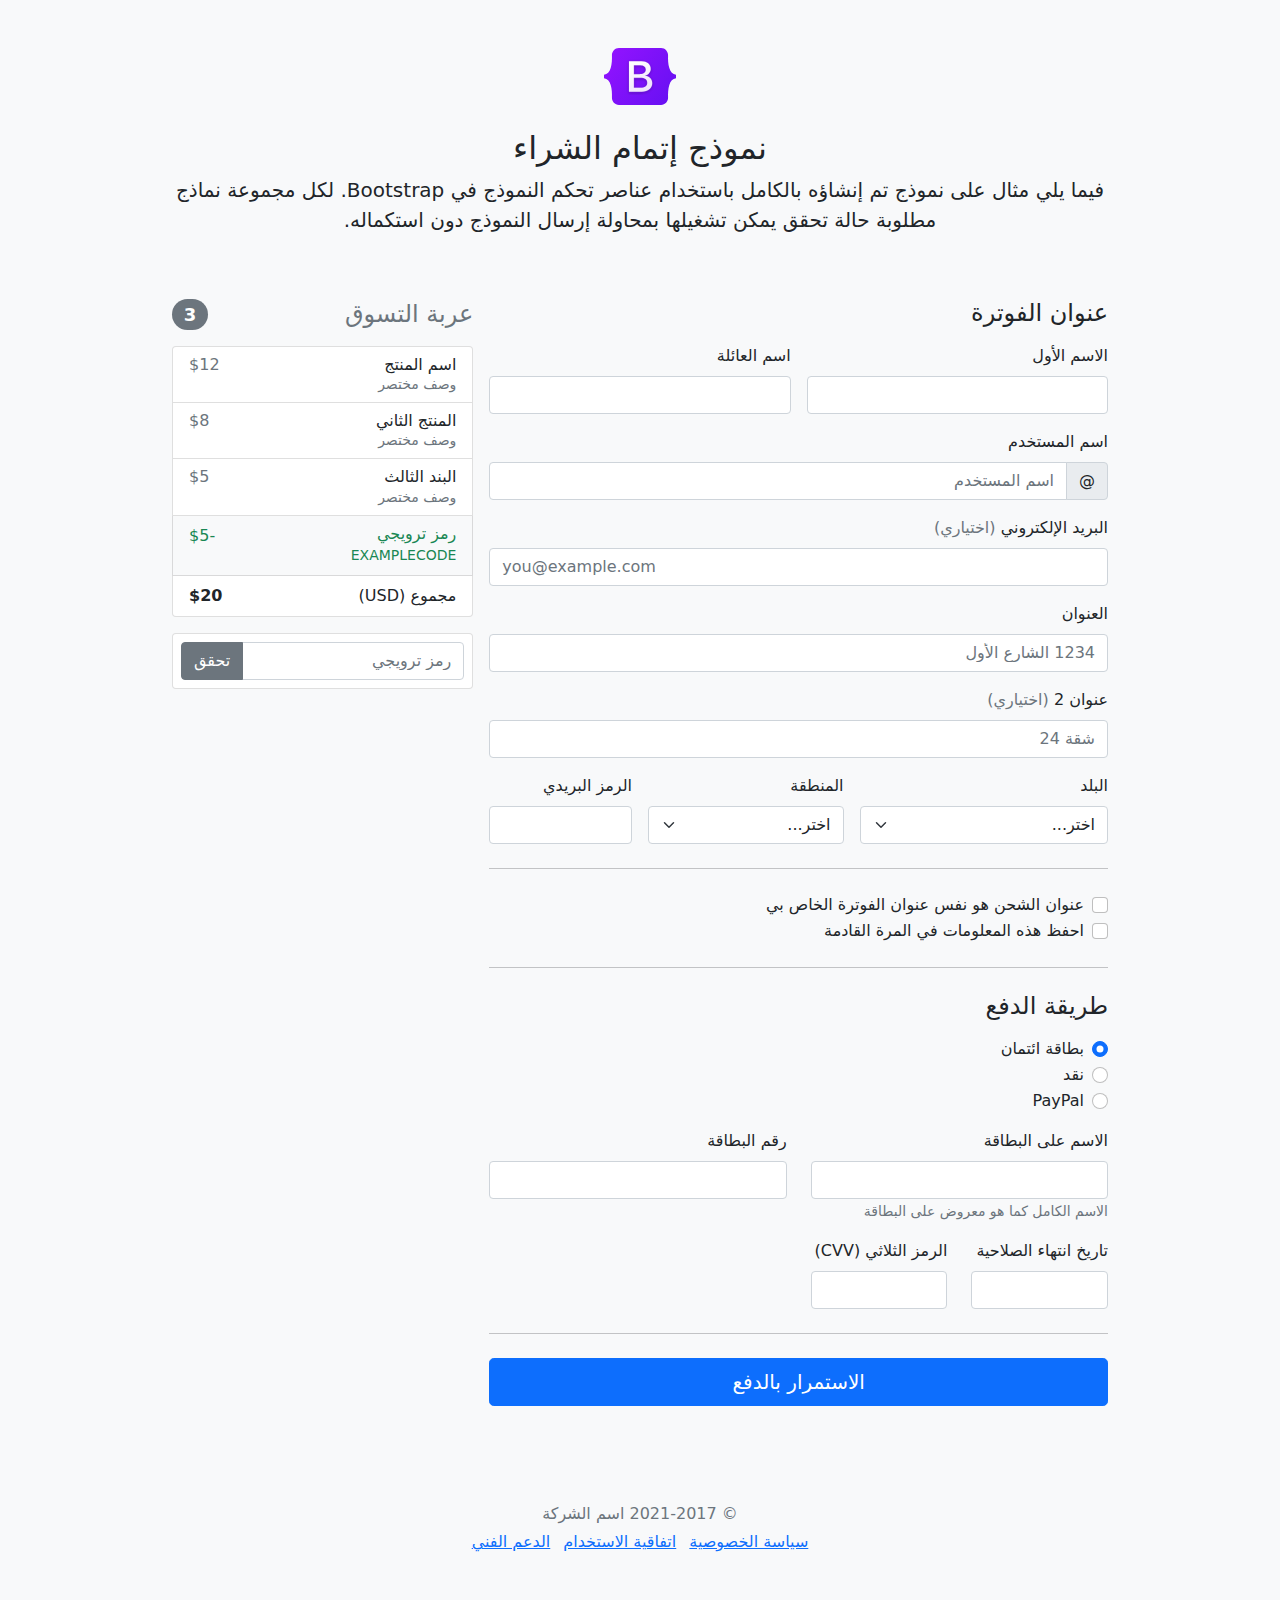
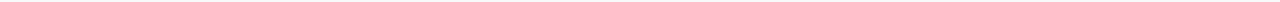
<file: js/bootstrap-5.1.3-examples/bootstrap-5.1.3-examples/checkout-rtl/index.html>
<!doctype html>
<html lang="ar" dir="rtl">
  <head>
    <meta charset="utf-8">
    <meta name="viewport" content="width=device-width, initial-scale=1">
    <meta name="description" content="">
    <meta name="author" content="Mark Otto, Jacob Thornton, and Bootstrap contributors">
    <meta name="generator" content="Hugo 0.88.1">
    <title>مثال إتمام الشراء · Bootstrap v5.1</title>

    <link rel="canonical" href="https://getbootstrap.com/docs/5.1/examples/checkout-rtl/">

    

    <!-- Bootstrap core CSS -->
<link href="../assets/dist/css/bootstrap.rtl.min.css" rel="stylesheet">

    <style>
      .bd-placeholder-img {
        font-size: 1.125rem;
        text-anchor: middle;
        -webkit-user-select: none;
        -moz-user-select: none;
        user-select: none;
      }

      @media (min-width: 768px) {
        .bd-placeholder-img-lg {
          font-size: 3.5rem;
        }
      }
    </style>

    
    <!-- Custom styles for this template -->
    <link href="../checkout/form-validation.css" rel="stylesheet">
  </head>
  <body class="bg-light">
    
<div class="container">
  <main>
    <div class="py-5 text-center">
      <img class="d-block mx-auto mb-4" src="../assets/brand/bootstrap-logo.svg" alt="" width="72" height="57">
      <h2>نموذج إتمام الشراء</h2>
      <p class="lead">فيما يلي مثال على نموذج تم إنشاؤه بالكامل باستخدام عناصر تحكم النموذج في Bootstrap. لكل مجموعة نماذج مطلوبة حالة تحقق يمكن تشغيلها بمحاولة إرسال النموذج دون استكماله.</p>
    </div>

    <div class="row g-3">
      <div class="col-md-5 col-lg-4 order-md-last">
        <h4 class="d-flex justify-content-between align-items-center mb-3">
          <span class="text-muted">عربة التسوق</span>
          <span class="badge bg-secondary rounded-pill">3</span>
        </h4>
        <ul class="list-group mb-3">
          <li class="list-group-item d-flex justify-content-between lh-sm">
            <div>
              <h6 class="my-0">اسم المنتج</h6>
              <small class="text-muted">وصف مختصر</small>
            </div>
            <span class="text-muted">$12</span>
          </li>
          <li class="list-group-item d-flex justify-content-between lh-sm">
            <div>
              <h6 class="my-0">المنتج الثاني</h6>
              <small class="text-muted">وصف مختصر</small>
            </div>
            <span class="text-muted">$8</span>
          </li>
          <li class="list-group-item d-flex justify-content-between lh-sm">
            <div>
              <h6 class="my-0">البند الثالث</h6>
              <small class="text-muted">وصف مختصر</small>
            </div>
            <span class="text-muted">$5</span>
          </li>
          <li class="list-group-item d-flex justify-content-between bg-light">
            <div class="text-success">
              <h6 class="my-0">رمز ترويجي</h6>
              <small>EXAMPLECODE</small>
            </div>
            <span class="text-success">-$5</span>
          </li>
          <li class="list-group-item d-flex justify-content-between">
            <span>مجموع (USD)</span>
            <strong>$20</strong>
          </li>
        </ul>

        <form class="card p-2">
          <div class="input-group">
            <input type="text" class="form-control" placeholder="رمز ترويجي">
            <button type="submit" class="btn btn-secondary">تحقق</button>
          </div>
        </form>
      </div>
      <div class="col-md-7 col-lg-8">
        <h4 class="mb-3">عنوان الفوترة</h4>
        <form class="needs-validation" novalidate>
          <div class="row g-3">
            <div class="col-sm-6">
              <label for="firstName" class="form-label">الاسم الأول</label>
              <input type="text" class="form-control" id="firstName" placeholder="" value="" required>
              <div class="invalid-feedback">
                يرجى إدخال اسم أول صحيح.
              </div>
            </div>

            <div class="col-sm-6">
              <label for="lastName" class="form-label">اسم العائلة</label>
              <input type="text" class="form-control" id="lastName" placeholder="" value="" required>
              <div class="invalid-feedback">
                يرجى إدخال اسم عائلة صحيح.
              </div>
            </div>

            <div class="col-12">
              <label for="username" class="form-label">اسم المستخدم</label>
              <div class="input-group has-validation">
                <span class="input-group-text">@</span>
                <input type="text" class="form-control" id="username" placeholder="اسم المستخدم" required>
              <div class="invalid-feedback">
                اسم المستخدم الخاص بك مطلوب.
                </div>
              </div>
            </div>

            <div class="col-12">
              <label for="email" class="form-label">البريد الإلكتروني <span class="text-muted">(اختياري)</span></label>
              <input type="email" class="form-control" id="email" placeholder="you@example.com">
              <div class="invalid-feedback">
                يرجى إدخال عنوان بريد إلكتروني صحيح لتصلكم تحديثات الشحن.
              </div>
            </div>

            <div class="col-12">
              <label for="address" class="form-label">العنوان</label>
              <input type="text" class="form-control" id="address" placeholder="1234 الشارع الأول" required>
              <div class="invalid-feedback">
                يرجى إدخال عنوان الشحن الخاص بك.
              </div>
            </div>

            <div class="col-12">
              <label for="address2" class="form-label">عنوان 2 <span class="text-muted">(اختياري)</span></label>
              <input type="text" class="form-control" id="address2" placeholder="شقة 24">
            </div>

            <div class="col-md-5">
              <label for="country" class="form-label">البلد</label>
              <select class="form-select" id="country" required>
                <option value="">اختر...</option>
                <option>الولايات المتحدة الأمريكية</option>
              </select>
              <div class="invalid-feedback">
                يرجى اختيار بلد صحيح.
              </div>
            </div>

            <div class="col-md-4">
              <label for="state" class="form-label">المنطقة</label>
              <select class="form-select" id="state" required>
                <option value="">اختر...</option>
                <option>كاليفورنيا</option>
              </select>
              <div class="invalid-feedback">
                يرجى اختيار اسم منطقة صحيح.
              </div>
            </div>

            <div class="col-md-3">
              <label for="zip" class="form-label">الرمز البريدي</label>
              <input type="text" class="form-control" id="zip" placeholder="" required>
              <div class="invalid-feedback">
                الرمز البريدي مطلوب.
              </div>
            </div>
          </div>

          <hr class="my-4">

          <div class="form-check">
            <input type="checkbox" class="form-check-input" id="same-address">
            <label class="form-check-label" for="same-address">عنوان الشحن هو نفس عنوان الفوترة الخاص بي</label>
          </div>

          <div class="form-check">
            <input type="checkbox" class="form-check-input" id="save-info">
            <label class="form-check-label" for="save-info">احفظ هذه المعلومات في المرة القادمة</label>
          </div>

          <hr class="my-4">

          <h4 class="mb-3">طريقة الدفع</h4>

          <div class="my-3">
            <div class="form-check">
              <input id="credit" name="paymentMethod" type="radio" class="form-check-input" checked required>
              <label class="form-check-label" for="credit">بطاقة ائتمان</label>
            </div>
            <div class="form-check">
              <input id="cash" name="paymentMethod" type="radio" class="form-check-input" required>
              <label class="form-check-label" for="cash">نقد</label>
            </div>
            <div class="form-check">
              <input id="paypal" name="paymentMethod" type="radio" class="form-check-input" required>
              <label class="form-check-label" for="paypal">PayPal</label>
            </div>
          </div>

          <div class="row gy-3">
            <div class="col-md-6">
              <label for="cc-name" class="form-label">الاسم على البطاقة</label>
              <input type="text" class="form-control" id="cc-name" placeholder="" required>
              <small class="text-muted">الاسم الكامل كما هو معروض على البطاقة</small>
              <div class="invalid-feedback">
                الاسم على البطاقة مطلوب
              </div>
            </div>

            <div class="col-md-6">
              <label for="cc-number" class="form-label">رقم البطاقة</label>
              <input type="text" class="form-control" id="cc-number" placeholder="" required>
              <div class="invalid-feedback">
                رقم بطاقة الائتمان مطلوب
              </div>
            </div>

            <div class="col-md-3">
              <label for="cc-expiration" class="form-label">تاريخ انتهاء الصلاحية</label>
              <input type="text" class="form-control" id="cc-expiration" placeholder="" required>
              <div class="invalid-feedback">
                تاريخ انتهاء الصلاحية مطلوب
              </div>
            </div>

            <div class="col-md-3">
              <label for="cc-cvv" class="form-label">الرمز الثلاثي (CVV)</label>
              <input type="text" class="form-control" id="cc-cvv" placeholder="" required>
              <div class="invalid-feedback">
                رمز الحماية مطلوب
              </div>
            </div>
          </div>

          <hr class="my-4">

          <button class="w-100 btn btn-primary btn-lg" type="submit">الاستمرار بالدفع</button>
        </form>
      </div>
    </div>
  </main>
  <footer class="my-5 pt-5 text-muted text-center text-small">
    <p class="mb-1">&copy; 2021-2017 اسم الشركة</p>
    <ul class="list-inline">
      <li class="list-inline-item"><a href="#">سياسة الخصوصية</a></li>
      <li class="list-inline-item"><a href="#">اتفاقية الاستخدام</a></li>
      <li class="list-inline-item"><a href="#">الدعم الفني</a></li>
    </ul>
  </footer>
</div>


    <script src="../assets/dist/js/bootstrap.bundle.min.js"></script>

      <script src="../checkout/form-validation.js"></script>
  </body>
</html>
</file>
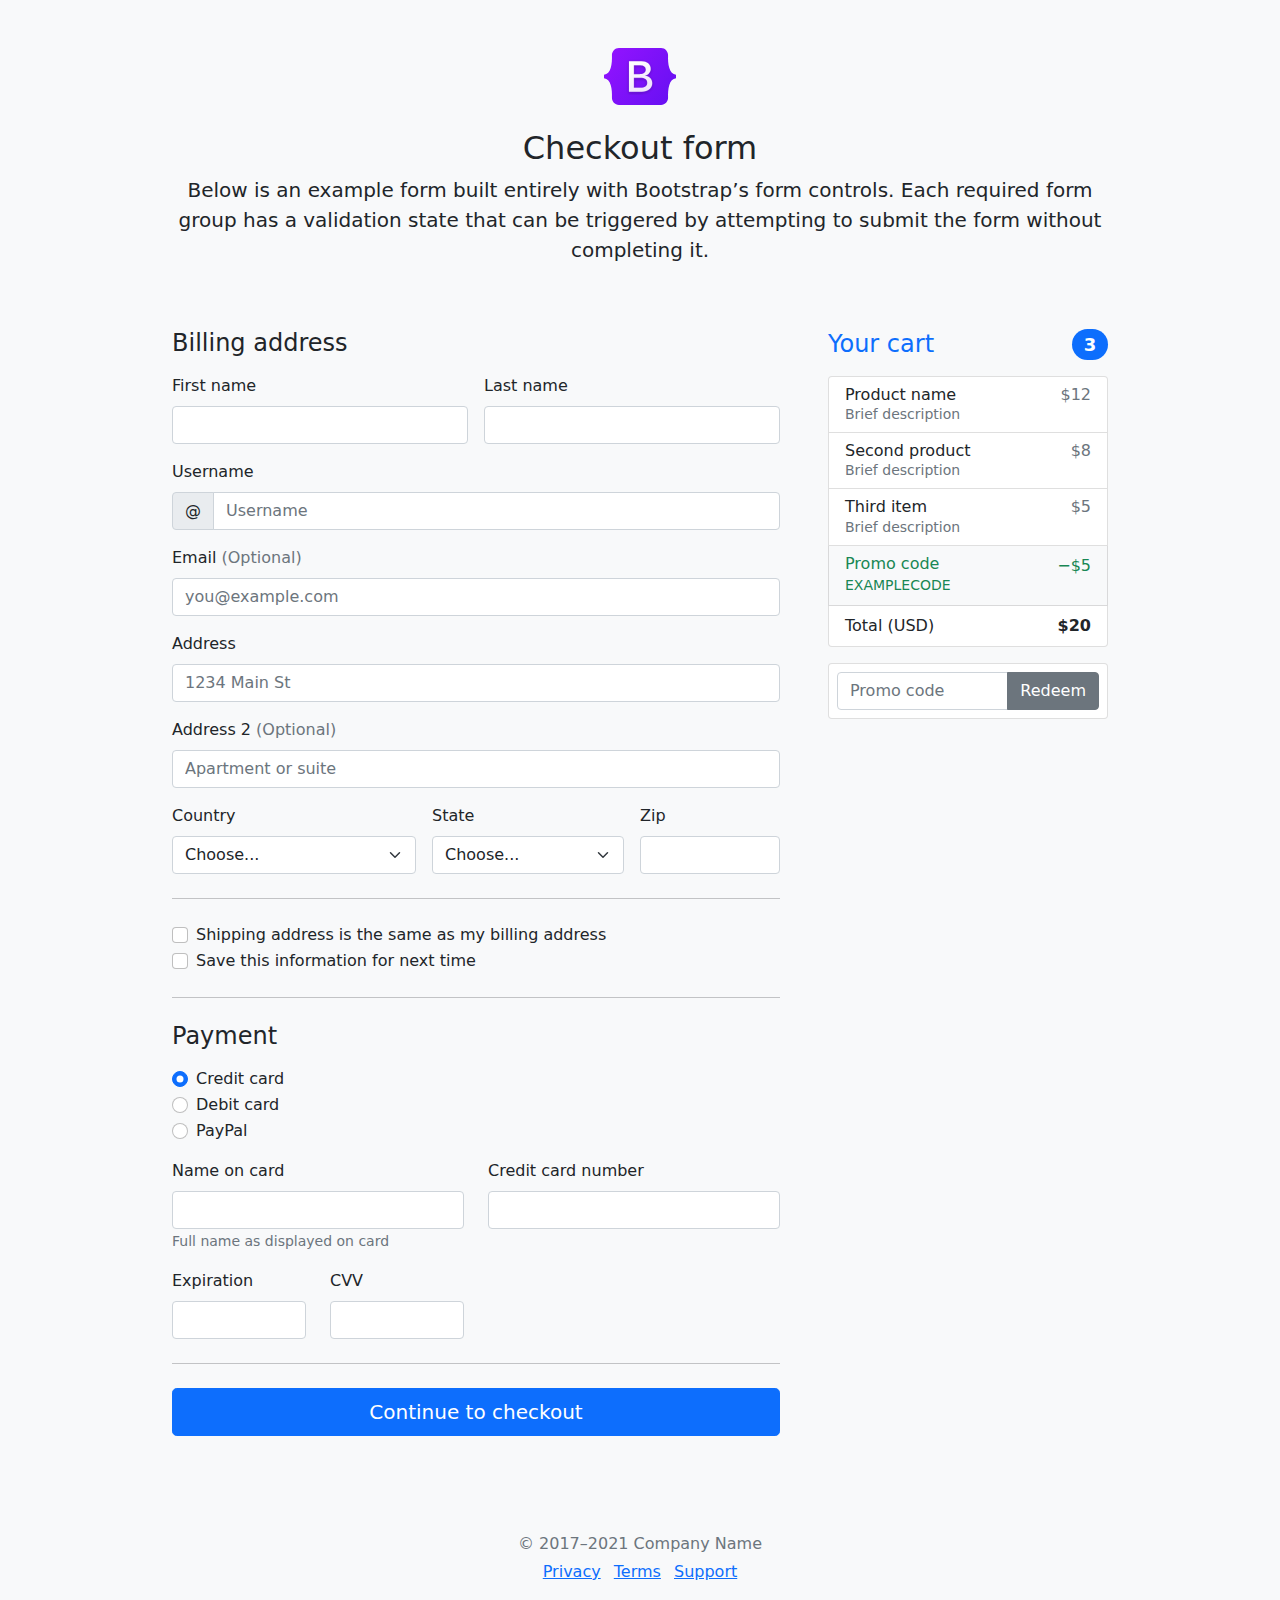
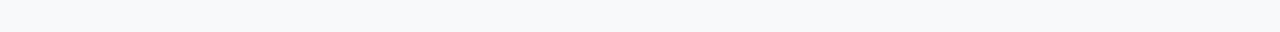
<file: js/bootstrap-5.1.3-examples/bootstrap-5.1.3-examples/checkout/index.html>
<!doctype html>
<html lang="en">
  <head>
    <meta charset="utf-8">
    <meta name="viewport" content="width=device-width, initial-scale=1">
    <meta name="description" content="">
    <meta name="author" content="Mark Otto, Jacob Thornton, and Bootstrap contributors">
    <meta name="generator" content="Hugo 0.88.1">
    <title>Checkout example · Bootstrap v5.1</title>

    <link rel="canonical" href="https://getbootstrap.com/docs/5.1/examples/checkout/">

    

    <!-- Bootstrap core CSS -->
<link href="../assets/dist/css/bootstrap.min.css" rel="stylesheet">

    <style>
      .bd-placeholder-img {
        font-size: 1.125rem;
        text-anchor: middle;
        -webkit-user-select: none;
        -moz-user-select: none;
        user-select: none;
      }

      @media (min-width: 768px) {
        .bd-placeholder-img-lg {
          font-size: 3.5rem;
        }
      }
    </style>

    
    <!-- Custom styles for this template -->
    <link href="form-validation.css" rel="stylesheet">
  </head>
  <body class="bg-light">
    
<div class="container">
  <main>
    <div class="py-5 text-center">
      <img class="d-block mx-auto mb-4" src="../assets/brand/bootstrap-logo.svg" alt="" width="72" height="57">
      <h2>Checkout form</h2>
      <p class="lead">Below is an example form built entirely with Bootstrap’s form controls. Each required form group has a validation state that can be triggered by attempting to submit the form without completing it.</p>
    </div>

    <div class="row g-5">
      <div class="col-md-5 col-lg-4 order-md-last">
        <h4 class="d-flex justify-content-between align-items-center mb-3">
          <span class="text-primary">Your cart</span>
          <span class="badge bg-primary rounded-pill">3</span>
        </h4>
        <ul class="list-group mb-3">
          <li class="list-group-item d-flex justify-content-between lh-sm">
            <div>
              <h6 class="my-0">Product name</h6>
              <small class="text-muted">Brief description</small>
            </div>
            <span class="text-muted">$12</span>
          </li>
          <li class="list-group-item d-flex justify-content-between lh-sm">
            <div>
              <h6 class="my-0">Second product</h6>
              <small class="text-muted">Brief description</small>
            </div>
            <span class="text-muted">$8</span>
          </li>
          <li class="list-group-item d-flex justify-content-between lh-sm">
            <div>
              <h6 class="my-0">Third item</h6>
              <small class="text-muted">Brief description</small>
            </div>
            <span class="text-muted">$5</span>
          </li>
          <li class="list-group-item d-flex justify-content-between bg-light">
            <div class="text-success">
              <h6 class="my-0">Promo code</h6>
              <small>EXAMPLECODE</small>
            </div>
            <span class="text-success">−$5</span>
          </li>
          <li class="list-group-item d-flex justify-content-between">
            <span>Total (USD)</span>
            <strong>$20</strong>
          </li>
        </ul>

        <form class="card p-2">
          <div class="input-group">
            <input type="text" class="form-control" placeholder="Promo code">
            <button type="submit" class="btn btn-secondary">Redeem</button>
          </div>
        </form>
      </div>
      <div class="col-md-7 col-lg-8">
        <h4 class="mb-3">Billing address</h4>
        <form class="needs-validation" novalidate>
          <div class="row g-3">
            <div class="col-sm-6">
              <label for="firstName" class="form-label">First name</label>
              <input type="text" class="form-control" id="firstName" placeholder="" value="" required>
              <div class="invalid-feedback">
                Valid first name is required.
              </div>
            </div>

            <div class="col-sm-6">
              <label for="lastName" class="form-label">Last name</label>
              <input type="text" class="form-control" id="lastName" placeholder="" value="" required>
              <div class="invalid-feedback">
                Valid last name is required.
              </div>
            </div>

            <div class="col-12">
              <label for="username" class="form-label">Username</label>
              <div class="input-group has-validation">
                <span class="input-group-text">@</span>
                <input type="text" class="form-control" id="username" placeholder="Username" required>
              <div class="invalid-feedback">
                  Your username is required.
                </div>
              </div>
            </div>

            <div class="col-12">
              <label for="email" class="form-label">Email <span class="text-muted">(Optional)</span></label>
              <input type="email" class="form-control" id="email" placeholder="you@example.com">
              <div class="invalid-feedback">
                Please enter a valid email address for shipping updates.
              </div>
            </div>

            <div class="col-12">
              <label for="address" class="form-label">Address</label>
              <input type="text" class="form-control" id="address" placeholder="1234 Main St" required>
              <div class="invalid-feedback">
                Please enter your shipping address.
              </div>
            </div>

            <div class="col-12">
              <label for="address2" class="form-label">Address 2 <span class="text-muted">(Optional)</span></label>
              <input type="text" class="form-control" id="address2" placeholder="Apartment or suite">
            </div>

            <div class="col-md-5">
              <label for="country" class="form-label">Country</label>
              <select class="form-select" id="country" required>
                <option value="">Choose...</option>
                <option>United States</option>
              </select>
              <div class="invalid-feedback">
                Please select a valid country.
              </div>
            </div>

            <div class="col-md-4">
              <label for="state" class="form-label">State</label>
              <select class="form-select" id="state" required>
                <option value="">Choose...</option>
                <option>California</option>
              </select>
              <div class="invalid-feedback">
                Please provide a valid state.
              </div>
            </div>

            <div class="col-md-3">
              <label for="zip" class="form-label">Zip</label>
              <input type="text" class="form-control" id="zip" placeholder="" required>
              <div class="invalid-feedback">
                Zip code required.
              </div>
            </div>
          </div>

          <hr class="my-4">

          <div class="form-check">
            <input type="checkbox" class="form-check-input" id="same-address">
            <label class="form-check-label" for="same-address">Shipping address is the same as my billing address</label>
          </div>

          <div class="form-check">
            <input type="checkbox" class="form-check-input" id="save-info">
            <label class="form-check-label" for="save-info">Save this information for next time</label>
          </div>

          <hr class="my-4">

          <h4 class="mb-3">Payment</h4>

          <div class="my-3">
            <div class="form-check">
              <input id="credit" name="paymentMethod" type="radio" class="form-check-input" checked required>
              <label class="form-check-label" for="credit">Credit card</label>
            </div>
            <div class="form-check">
              <input id="debit" name="paymentMethod" type="radio" class="form-check-input" required>
              <label class="form-check-label" for="debit">Debit card</label>
            </div>
            <div class="form-check">
              <input id="paypal" name="paymentMethod" type="radio" class="form-check-input" required>
              <label class="form-check-label" for="paypal">PayPal</label>
            </div>
          </div>

          <div class="row gy-3">
            <div class="col-md-6">
              <label for="cc-name" class="form-label">Name on card</label>
              <input type="text" class="form-control" id="cc-name" placeholder="" required>
              <small class="text-muted">Full name as displayed on card</small>
              <div class="invalid-feedback">
                Name on card is required
              </div>
            </div>

            <div class="col-md-6">
              <label for="cc-number" class="form-label">Credit card number</label>
              <input type="text" class="form-control" id="cc-number" placeholder="" required>
              <div class="invalid-feedback">
                Credit card number is required
              </div>
            </div>

            <div class="col-md-3">
              <label for="cc-expiration" class="form-label">Expiration</label>
              <input type="text" class="form-control" id="cc-expiration" placeholder="" required>
              <div class="invalid-feedback">
                Expiration date required
              </div>
            </div>

            <div class="col-md-3">
              <label for="cc-cvv" class="form-label">CVV</label>
              <input type="text" class="form-control" id="cc-cvv" placeholder="" required>
              <div class="invalid-feedback">
                Security code required
              </div>
            </div>
          </div>

          <hr class="my-4">

          <button class="w-100 btn btn-primary btn-lg" type="submit">Continue to checkout</button>
        </form>
      </div>
    </div>
  </main>

  <footer class="my-5 pt-5 text-muted text-center text-small">
    <p class="mb-1">&copy; 2017–2021 Company Name</p>
    <ul class="list-inline">
      <li class="list-inline-item"><a href="#">Privacy</a></li>
      <li class="list-inline-item"><a href="#">Terms</a></li>
      <li class="list-inline-item"><a href="#">Support</a></li>
    </ul>
  </footer>
</div>


    <script src="../assets/dist/js/bootstrap.bundle.min.js"></script>

      <script src="form-validation.js"></script>
  </body>
</html>
</file>
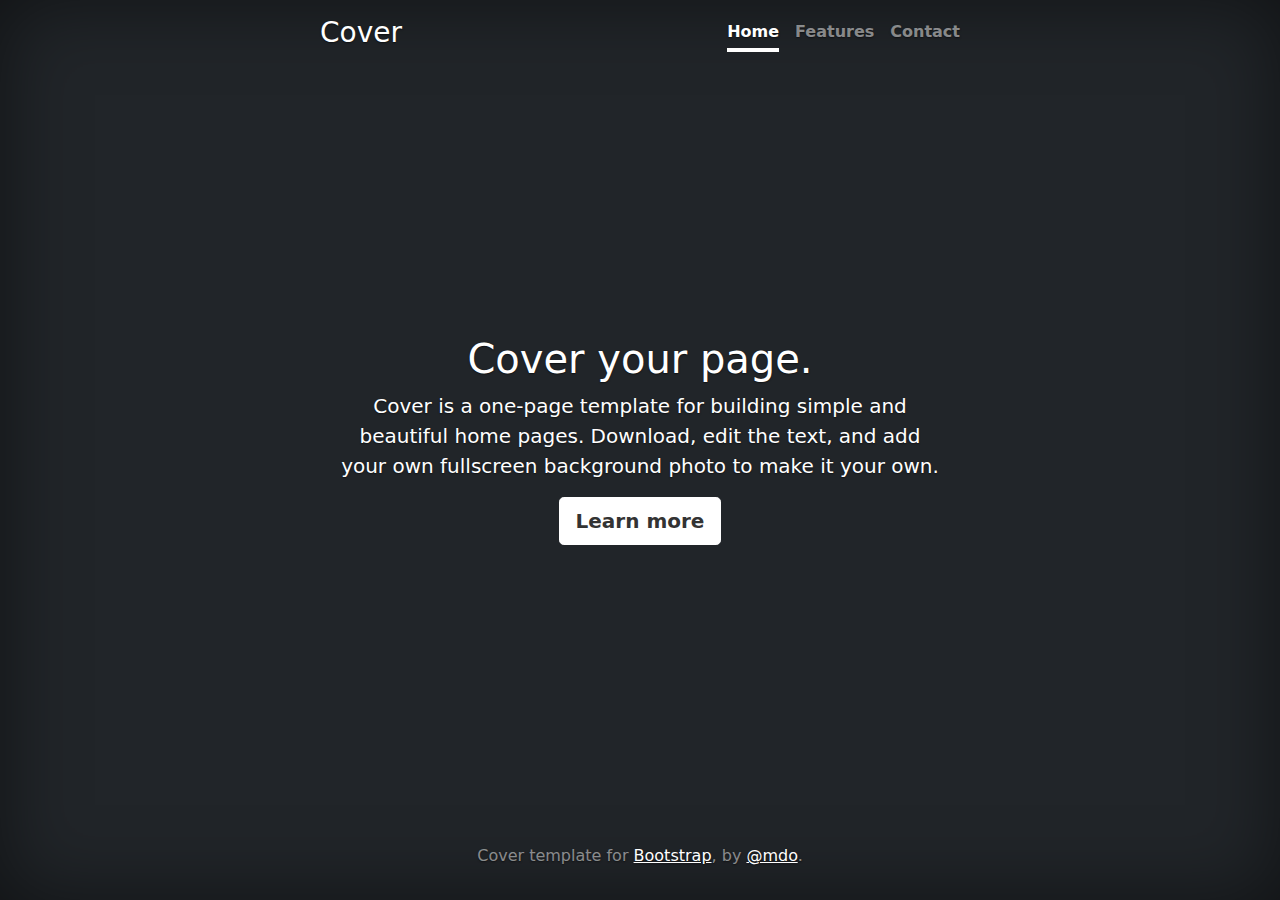
<file: js/bootstrap-5.1.3-examples/bootstrap-5.1.3-examples/cover/index.html>
<!doctype html>
<html lang="en" class="h-100">
  <head>
    <meta charset="utf-8">
    <meta name="viewport" content="width=device-width, initial-scale=1">
    <meta name="description" content="">
    <meta name="author" content="Mark Otto, Jacob Thornton, and Bootstrap contributors">
    <meta name="generator" content="Hugo 0.88.1">
    <title>Cover Template · Bootstrap v5.1</title>

    <link rel="canonical" href="https://getbootstrap.com/docs/5.1/examples/cover/">

    

    <!-- Bootstrap core CSS -->
<link href="../assets/dist/css/bootstrap.min.css" rel="stylesheet">

    <style>
      .bd-placeholder-img {
        font-size: 1.125rem;
        text-anchor: middle;
        -webkit-user-select: none;
        -moz-user-select: none;
        user-select: none;
      }

      @media (min-width: 768px) {
        .bd-placeholder-img-lg {
          font-size: 3.5rem;
        }
      }
    </style>

    
    <!-- Custom styles for this template -->
    <link href="cover.css" rel="stylesheet">
  </head>
  <body class="d-flex h-100 text-center text-white bg-dark">
    
<div class="cover-container d-flex w-100 h-100 p-3 mx-auto flex-column">
  <header class="mb-auto">
    <div>
      <h3 class="float-md-start mb-0">Cover</h3>
      <nav class="nav nav-masthead justify-content-center float-md-end">
        <a class="nav-link active" aria-current="page" href="#">Home</a>
        <a class="nav-link" href="#">Features</a>
        <a class="nav-link" href="#">Contact</a>
      </nav>
    </div>
  </header>

  <main class="px-3">
    <h1>Cover your page.</h1>
    <p class="lead">Cover is a one-page template for building simple and beautiful home pages. Download, edit the text, and add your own fullscreen background photo to make it your own.</p>
    <p class="lead">
      <a href="#" class="btn btn-lg btn-secondary fw-bold border-white bg-white">Learn more</a>
    </p>
  </main>

  <footer class="mt-auto text-white-50">
    <p>Cover template for <a href="https://getbootstrap.com/" class="text-white">Bootstrap</a>, by <a href="https://twitter.com/mdo" class="text-white">@mdo</a>.</p>
  </footer>
</div>


    
  </body>
</html>
</file>
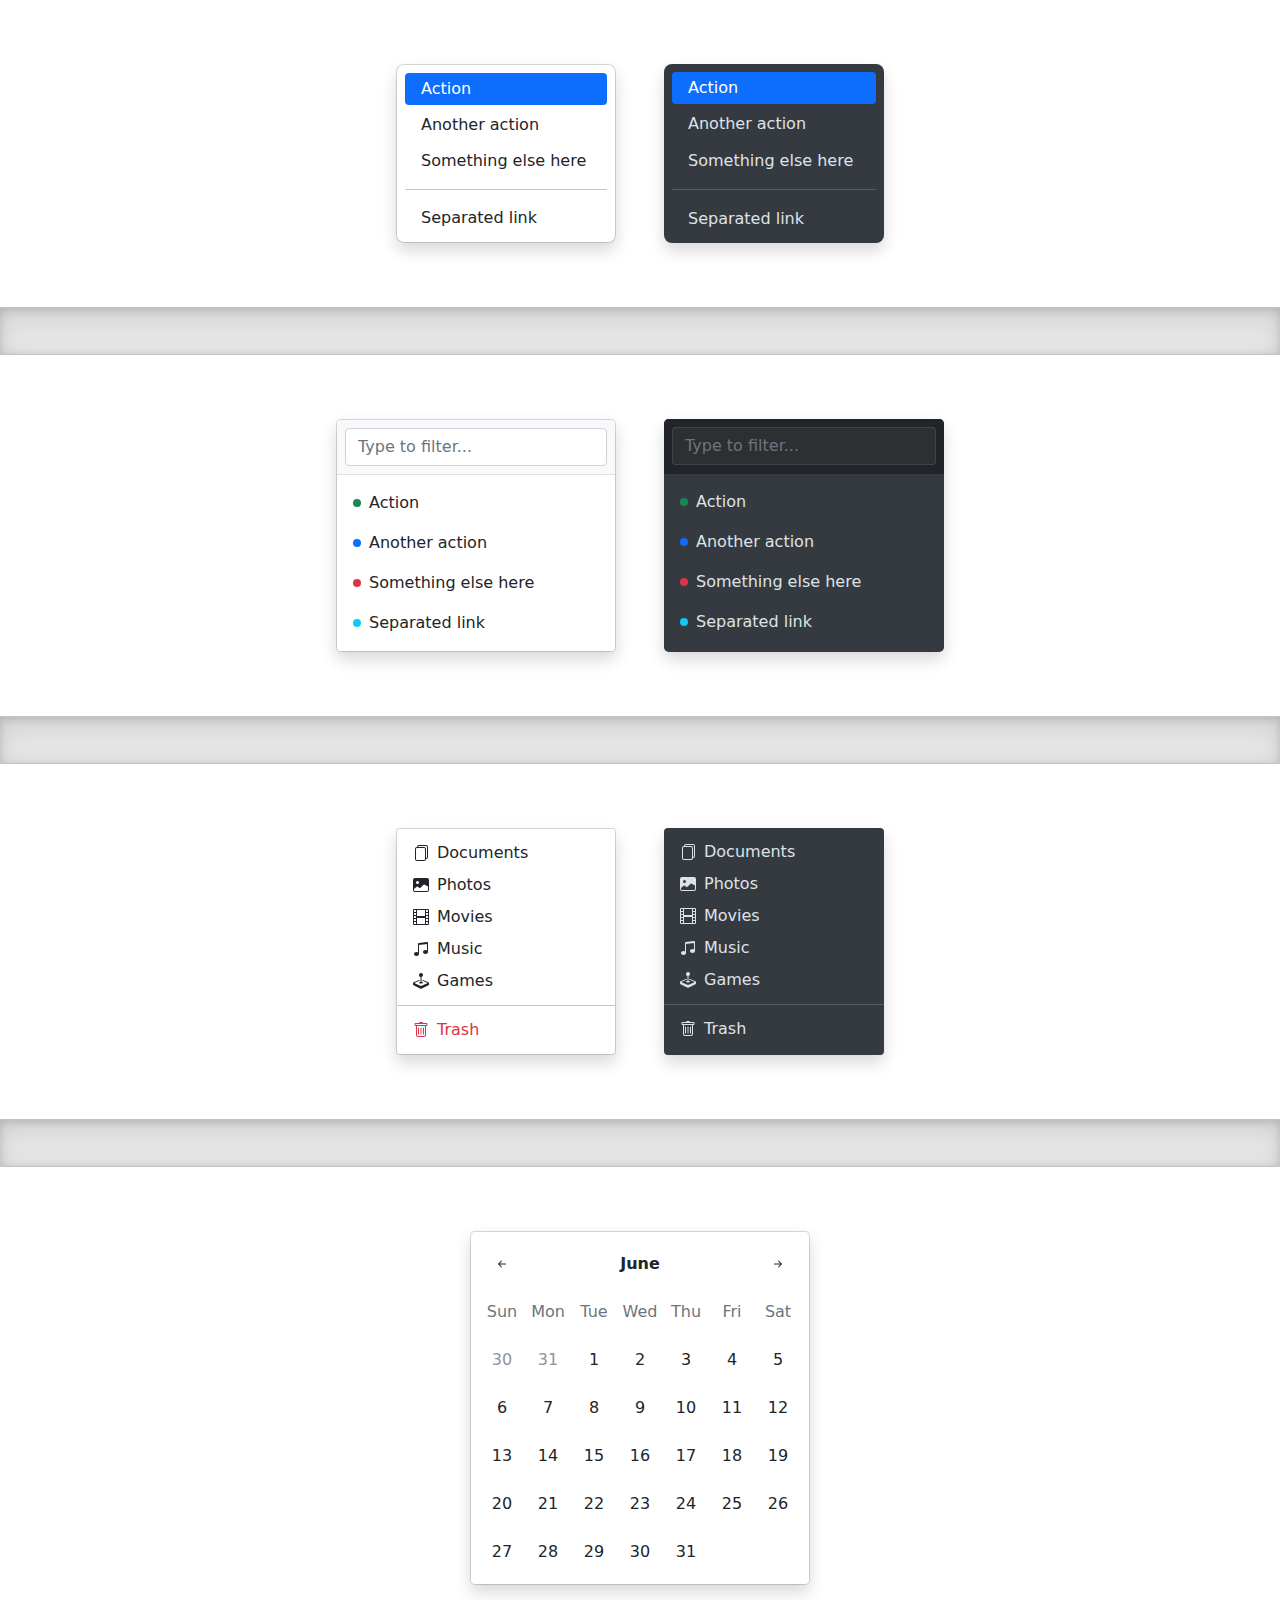
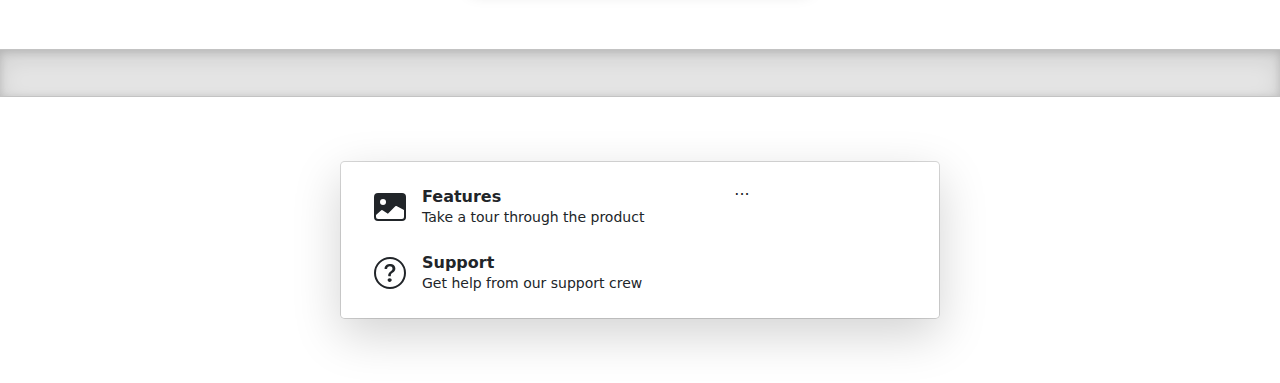
<file: js/bootstrap-5.1.3-examples/bootstrap-5.1.3-examples/dropdowns/index.html>
<!doctype html>
<html lang="en">
  <head>
    <meta charset="utf-8">
    <meta name="viewport" content="width=device-width, initial-scale=1">
    <meta name="description" content="">
    <meta name="author" content="Mark Otto, Jacob Thornton, and Bootstrap contributors">
    <meta name="generator" content="Hugo 0.88.1">
    <title>Dropdowns · Bootstrap v5.1</title>

    <link rel="canonical" href="https://getbootstrap.com/docs/5.1/examples/dropdowns/">

    

    <!-- Bootstrap core CSS -->
<link href="../assets/dist/css/bootstrap.min.css" rel="stylesheet">

    <style>
      .bd-placeholder-img {
        font-size: 1.125rem;
        text-anchor: middle;
        -webkit-user-select: none;
        -moz-user-select: none;
        user-select: none;
      }

      @media (min-width: 768px) {
        .bd-placeholder-img-lg {
          font-size: 3.5rem;
        }
      }
    </style>

    
    <!-- Custom styles for this template -->
    <link href="dropdowns.css" rel="stylesheet">
  </head>
  <body>
    
<svg xmlns="http://www.w3.org/2000/svg" style="display: none;">
  <symbol id="bootstrap" viewBox="0 0 118 94">
    <title>Bootstrap</title>
    <path fill-rule="evenodd" clip-rule="evenodd" d="M24.509 0c-6.733 0-11.715 5.893-11.492 12.284.214 6.14-.064 14.092-2.066 20.577C8.943 39.365 5.547 43.485 0 44.014v5.972c5.547.529 8.943 4.649 10.951 11.153 2.002 6.485 2.28 14.437 2.066 20.577C12.794 88.106 17.776 94 24.51 94H93.5c6.733 0 11.714-5.893 11.491-12.284-.214-6.14.064-14.092 2.066-20.577 2.009-6.504 5.396-10.624 10.943-11.153v-5.972c-5.547-.529-8.934-4.649-10.943-11.153-2.002-6.484-2.28-14.437-2.066-20.577C105.214 5.894 100.233 0 93.5 0H24.508zM80 57.863C80 66.663 73.436 72 62.543 72H44a2 2 0 01-2-2V24a2 2 0 012-2h18.437c9.083 0 15.044 4.92 15.044 12.474 0 5.302-4.01 10.049-9.119 10.88v.277C75.317 46.394 80 51.21 80 57.863zM60.521 28.34H49.948v14.934h8.905c6.884 0 10.68-2.772 10.68-7.727 0-4.643-3.264-7.207-9.012-7.207zM49.948 49.2v16.458H60.91c7.167 0 10.964-2.876 10.964-8.281 0-5.406-3.903-8.178-11.425-8.178H49.948z"></path>
  </symbol>

  <symbol id="exclamation-triangle-fill" viewBox="0 0 16 16">
    <path d="M8.982 1.566a1.13 1.13 0 0 0-1.96 0L.165 13.233c-.457.778.091 1.767.98 1.767h13.713c.889 0 1.438-.99.98-1.767L8.982 1.566zM8 5c.535 0 .954.462.9.995l-.35 3.507a.552.552 0 0 1-1.1 0L7.1 5.995A.905.905 0 0 1 8 5zm.002 6a1 1 0 1 1 0 2 1 1 0 0 1 0-2z"/>
  </symbol>

  <symbol id="check2" viewBox="0 0 16 16">
    <path d="M13.854 3.646a.5.5 0 0 1 0 .708l-7 7a.5.5 0 0 1-.708 0l-3.5-3.5a.5.5 0 1 1 .708-.708L6.5 10.293l6.646-6.647a.5.5 0 0 1 .708 0z"/>
  </symbol>

  <symbol id="check2-circle" viewBox="0 0 16 16">
    <path d="M2.5 8a5.5 5.5 0 0 1 8.25-4.764.5.5 0 0 0 .5-.866A6.5 6.5 0 1 0 14.5 8a.5.5 0 0 0-1 0 5.5 5.5 0 1 1-11 0z"/>
    <path d="M15.354 3.354a.5.5 0 0 0-.708-.708L8 9.293 5.354 6.646a.5.5 0 1 0-.708.708l3 3a.5.5 0 0 0 .708 0l7-7z"/>
  </symbol>

  <symbol id="bookmark-star" viewBox="0 0 16 16">
    <path d="M7.84 4.1a.178.178 0 0 1 .32 0l.634 1.285a.178.178 0 0 0 .134.098l1.42.206c.145.021.204.2.098.303L9.42 6.993a.178.178 0 0 0-.051.158l.242 1.414a.178.178 0 0 1-.258.187l-1.27-.668a.178.178 0 0 0-.165 0l-1.27.668a.178.178 0 0 1-.257-.187l.242-1.414a.178.178 0 0 0-.05-.158l-1.03-1.001a.178.178 0 0 1 .098-.303l1.42-.206a.178.178 0 0 0 .134-.098L7.84 4.1z"/>
    <path d="M2 2a2 2 0 0 1 2-2h8a2 2 0 0 1 2 2v13.5a.5.5 0 0 1-.777.416L8 13.101l-5.223 2.815A.5.5 0 0 1 2 15.5V2zm2-1a1 1 0 0 0-1 1v12.566l4.723-2.482a.5.5 0 0 1 .554 0L13 14.566V2a1 1 0 0 0-1-1H4z"/>
  </symbol>

  <symbol id="grid-fill" viewBox="0 0 16 16">
    <path d="M1 2.5A1.5 1.5 0 0 1 2.5 1h3A1.5 1.5 0 0 1 7 2.5v3A1.5 1.5 0 0 1 5.5 7h-3A1.5 1.5 0 0 1 1 5.5v-3zm8 0A1.5 1.5 0 0 1 10.5 1h3A1.5 1.5 0 0 1 15 2.5v3A1.5 1.5 0 0 1 13.5 7h-3A1.5 1.5 0 0 1 9 5.5v-3zm-8 8A1.5 1.5 0 0 1 2.5 9h3A1.5 1.5 0 0 1 7 10.5v3A1.5 1.5 0 0 1 5.5 15h-3A1.5 1.5 0 0 1 1 13.5v-3zm8 0A1.5 1.5 0 0 1 10.5 9h3a1.5 1.5 0 0 1 1.5 1.5v3a1.5 1.5 0 0 1-1.5 1.5h-3A1.5 1.5 0 0 1 9 13.5v-3z"/>
  </symbol>

  <symbol id="stars" viewBox="0 0 16 16">
    <path d="M7.657 6.247c.11-.33.576-.33.686 0l.645 1.937a2.89 2.89 0 0 0 1.829 1.828l1.936.645c.33.11.33.576 0 .686l-1.937.645a2.89 2.89 0 0 0-1.828 1.829l-.645 1.936a.361.361 0 0 1-.686 0l-.645-1.937a2.89 2.89 0 0 0-1.828-1.828l-1.937-.645a.361.361 0 0 1 0-.686l1.937-.645a2.89 2.89 0 0 0 1.828-1.828l.645-1.937zM3.794 1.148a.217.217 0 0 1 .412 0l.387 1.162c.173.518.579.924 1.097 1.097l1.162.387a.217.217 0 0 1 0 .412l-1.162.387A1.734 1.734 0 0 0 4.593 5.69l-.387 1.162a.217.217 0 0 1-.412 0L3.407 5.69A1.734 1.734 0 0 0 2.31 4.593l-1.162-.387a.217.217 0 0 1 0-.412l1.162-.387A1.734 1.734 0 0 0 3.407 2.31l.387-1.162zM10.863.099a.145.145 0 0 1 .274 0l.258.774c.115.346.386.617.732.732l.774.258a.145.145 0 0 1 0 .274l-.774.258a1.156 1.156 0 0 0-.732.732l-.258.774a.145.145 0 0 1-.274 0l-.258-.774a1.156 1.156 0 0 0-.732-.732L9.1 2.137a.145.145 0 0 1 0-.274l.774-.258c.346-.115.617-.386.732-.732L10.863.1z"/>
  </symbol>

  <symbol id="film" viewBox="0 0 16 16">
    <path d="M0 1a1 1 0 0 1 1-1h14a1 1 0 0 1 1 1v14a1 1 0 0 1-1 1H1a1 1 0 0 1-1-1V1zm4 0v6h8V1H4zm8 8H4v6h8V9zM1 1v2h2V1H1zm2 3H1v2h2V4zM1 7v2h2V7H1zm2 3H1v2h2v-2zm-2 3v2h2v-2H1zM15 1h-2v2h2V1zm-2 3v2h2V4h-2zm2 3h-2v2h2V7zm-2 3v2h2v-2h-2zm2 3h-2v2h2v-2z"/>
  </symbol>

  <symbol id="joystick" viewBox="0 0 16 16">
    <path d="M10 2a2 2 0 0 1-1.5 1.937v5.087c.863.083 1.5.377 1.5.726 0 .414-.895.75-2 .75s-2-.336-2-.75c0-.35.637-.643 1.5-.726V3.937A2 2 0 1 1 10 2z"/>
    <path d="M0 9.665v1.717a1 1 0 0 0 .553.894l6.553 3.277a2 2 0 0 0 1.788 0l6.553-3.277a1 1 0 0 0 .553-.894V9.665c0-.1-.06-.19-.152-.23L9.5 6.715v.993l5.227 2.178a.125.125 0 0 1 .001.23l-5.94 2.546a2 2 0 0 1-1.576 0l-5.94-2.546a.125.125 0 0 1 .001-.23L6.5 7.708l-.013-.988L.152 9.435a.25.25 0 0 0-.152.23z"/>
  </symbol>

  <symbol id="music-note-beamed" viewBox="0 0 16 16">
    <path d="M6 13c0 1.105-1.12 2-2.5 2S1 14.105 1 13c0-1.104 1.12-2 2.5-2s2.5.896 2.5 2zm9-2c0 1.105-1.12 2-2.5 2s-2.5-.895-2.5-2 1.12-2 2.5-2 2.5.895 2.5 2z"/>
    <path fill-rule="evenodd" d="M14 11V2h1v9h-1zM6 3v10H5V3h1z"/>
    <path d="M5 2.905a1 1 0 0 1 .9-.995l8-.8a1 1 0 0 1 1.1.995V3L5 4V2.905z"/>
  </symbol>

  <symbol id="files" viewBox="0 0 16 16">
    <path d="M13 0H6a2 2 0 0 0-2 2 2 2 0 0 0-2 2v10a2 2 0 0 0 2 2h7a2 2 0 0 0 2-2 2 2 0 0 0 2-2V2a2 2 0 0 0-2-2zm0 13V4a2 2 0 0 0-2-2H5a1 1 0 0 1 1-1h7a1 1 0 0 1 1 1v10a1 1 0 0 1-1 1zM3 4a1 1 0 0 1 1-1h7a1 1 0 0 1 1 1v10a1 1 0 0 1-1 1H4a1 1 0 0 1-1-1V4z"/>
  </symbol>

  <symbol id="image-fill" viewBox="0 0 16 16">
    <path d="M.002 3a2 2 0 0 1 2-2h12a2 2 0 0 1 2 2v10a2 2 0 0 1-2 2h-12a2 2 0 0 1-2-2V3zm1 9v1a1 1 0 0 0 1 1h12a1 1 0 0 0 1-1V9.5l-3.777-1.947a.5.5 0 0 0-.577.093l-3.71 3.71-2.66-1.772a.5.5 0 0 0-.63.062L1.002 12zm5-6.5a1.5 1.5 0 1 0-3 0 1.5 1.5 0 0 0 3 0z"/>
  </symbol>

  <symbol id="trash" viewBox="0 0 16 16">
    <path d="M5.5 5.5A.5.5 0 0 1 6 6v6a.5.5 0 0 1-1 0V6a.5.5 0 0 1 .5-.5zm2.5 0a.5.5 0 0 1 .5.5v6a.5.5 0 0 1-1 0V6a.5.5 0 0 1 .5-.5zm3 .5a.5.5 0 0 0-1 0v6a.5.5 0 0 0 1 0V6z"/>
    <path fill-rule="evenodd" d="M14.5 3a1 1 0 0 1-1 1H13v9a2 2 0 0 1-2 2H5a2 2 0 0 1-2-2V4h-.5a1 1 0 0 1-1-1V2a1 1 0 0 1 1-1H6a1 1 0 0 1 1-1h2a1 1 0 0 1 1 1h3.5a1 1 0 0 1 1 1v1zM4.118 4 4 4.059V13a1 1 0 0 0 1 1h6a1 1 0 0 0 1-1V4.059L11.882 4H4.118zM2.5 3V2h11v1h-11z"/>
  </symbol>

  <symbol id="question-circle" viewBox="0 0 16 16">
    <path d="M8 15A7 7 0 1 1 8 1a7 7 0 0 1 0 14zm0 1A8 8 0 1 0 8 0a8 8 0 0 0 0 16z"/>
    <path d="M5.255 5.786a.237.237 0 0 0 .241.247h.825c.138 0 .248-.113.266-.25.09-.656.54-1.134 1.342-1.134.686 0 1.314.343 1.314 1.168 0 .635-.374.927-.965 1.371-.673.489-1.206 1.06-1.168 1.987l.003.217a.25.25 0 0 0 .25.246h.811a.25.25 0 0 0 .25-.25v-.105c0-.718.273-.927 1.01-1.486.609-.463 1.244-.977 1.244-2.056 0-1.511-1.276-2.241-2.673-2.241-1.267 0-2.655.59-2.75 2.286zm1.557 5.763c0 .533.425.927 1.01.927.609 0 1.028-.394 1.028-.927 0-.552-.42-.94-1.029-.94-.584 0-1.009.388-1.009.94z"/>
  </symbol>

  <symbol id="arrow-left-short" viewBox="0 0 16 16">
    <path fill-rule="evenodd" d="M12 8a.5.5 0 0 1-.5.5H5.707l2.147 2.146a.5.5 0 0 1-.708.708l-3-3a.5.5 0 0 1 0-.708l3-3a.5.5 0 1 1 .708.708L5.707 7.5H11.5a.5.5 0 0 1 .5.5z"/>
  </symbol>

  <symbol id="arrow-right-short" viewBox="0 0 16 16">
    <path fill-rule="evenodd" d="M4 8a.5.5 0 0 1 .5-.5h5.793L8.146 5.354a.5.5 0 1 1 .708-.708l3 3a.5.5 0 0 1 0 .708l-3 3a.5.5 0 0 1-.708-.708L10.293 8.5H4.5A.5.5 0 0 1 4 8z"/>
  </symbol>
</svg>

<div class="d-flex gap-5 justify-content-center" id="dropdownMacos">
  <ul class="dropdown-menu dropdown-menu-macos mx-0 shadow" style="width: 220px;">
    <li><a class="dropdown-item active" href="#">Action</a></li>
    <li><a class="dropdown-item" href="#">Another action</a></li>
    <li><a class="dropdown-item" href="#">Something else here</a></li>
    <li><hr class="dropdown-divider"></li>
    <li><a class="dropdown-item" href="#">Separated link</a></li>
  </ul>
  <ul class="dropdown-menu dropdown-menu-dark dropdown-menu-macos mx-0 border-0 shadow" style="width: 220px;">
    <li><a class="dropdown-item active" href="#">Action</a></li>
    <li><a class="dropdown-item" href="#">Another action</a></li>
    <li><a class="dropdown-item" href="#">Something else here</a></li>
    <li><hr class="dropdown-divider"></li>
    <li><a class="dropdown-item" href="#">Separated link</a></li>
  </ul>
</div>

<div class="b-example-divider"></div>


<div class="d-flex gap-5 justify-content-center" id="dropdownFilter">
  <div class="dropdown-menu pt-0 mx-0 rounded-3 shadow overflow-hidden" style="width: 280px;">
    <form class="p-2 mb-2 bg-light border-bottom">
      <input type="search" class="form-control" autocomplete="false" placeholder="Type to filter...">
    </form>
    <ul class="list-unstyled mb-0">
      <li><a class="dropdown-item d-flex align-items-center gap-2 py-2" href="#">
        <span class="d-inline-block bg-success rounded-circle" style="width: .5em; height: .5em;"></span>
        Action
      </a></li>
      <li><a class="dropdown-item d-flex align-items-center gap-2 py-2" href="#">
        <span class="d-inline-block bg-primary rounded-circle" style="width: .5em; height: .5em;"></span>
        Another action
      </a></li>
      <li><a class="dropdown-item d-flex align-items-center gap-2 py-2" href="#">
        <span class="d-inline-block bg-danger rounded-circle" style="width: .5em; height: .5em;"></span>
        Something else here
      </a></li>
      <li><a class="dropdown-item d-flex align-items-center gap-2 py-2" href="#">
        <span class="d-inline-block bg-info rounded-circle" style="width: .5em; height: .5em;"></span>
        Separated link
      </a></li>
    </ul>
  </div>

  <div class="dropdown-menu dropdown-menu-dark border-0 pt-0 mx-0 rounded-3 shadow overflow-hidden" style="width: 280px;">
    <form class="p-2 mb-2 bg-dark border-bottom border-dark">
      <input type="search" class="form-control form-control-dark" autocomplete="false" placeholder="Type to filter...">
    </form>
    <ul class="list-unstyled mb-0">
      <li><a class="dropdown-item d-flex align-items-center gap-2 py-2" href="#">
        <span class="d-inline-block bg-success rounded-circle" style="width: .5em; height: .5em;"></span>
        Action
      </a></li>
      <li><a class="dropdown-item d-flex align-items-center gap-2 py-2" href="#">
        <span class="d-inline-block bg-primary rounded-circle" style="width: .5em; height: .5em;"></span>
        Another action
      </a></li>
      <li><a class="dropdown-item d-flex align-items-center gap-2 py-2" href="#">
        <span class="d-inline-block bg-danger rounded-circle" style="width: .5em; height: .5em;"></span>
        Something else here
      </a></li>
      <li><a class="dropdown-item d-flex align-items-center gap-2 py-2" href="#">
        <span class="d-inline-block bg-info rounded-circle" style="width: .5em; height: .5em;"></span>
        Separated link
      </a></li>
    </ul>
  </div>
</div>

<div class="b-example-divider"></div>

<div class="d-flex gap-5 justify-content-center" id="dropdownIcons">
  <ul class="dropdown-menu mx-0 shadow" style="width: 220px;">
    <li>
      <a class="dropdown-item d-flex gap-2 align-items-center" href="#">
        <svg class="bi" width="16" height="16"><use xlink:href="#files"/></svg>
        Documents
      </a>
    </li>
    <li>
      <a class="dropdown-item d-flex gap-2 align-items-center" href="#">
        <svg class="bi" width="16" height="16"><use xlink:href="#image-fill"/></svg>
        Photos
      </a>
    </li>
    <li>
      <a class="dropdown-item d-flex gap-2 align-items-center" href="#">
        <svg class="bi" width="16" height="16"><use xlink:href="#film"/></svg>
        Movies
      </a>
    </li>
    <li>
      <a class="dropdown-item d-flex gap-2 align-items-center" href="#">
        <svg class="bi" width="16" height="16"><use xlink:href="#music-note-beamed"/></svg>
        Music
      </a>
    </li>
    <li>
      <a class="dropdown-item d-flex gap-2 align-items-center" href="#">
        <svg class="bi" width="16" height="16"><use xlink:href="#joystick"/></svg>
        Games
      </a>
    </li>
    <li><hr class="dropdown-divider"></li>
    <li>
      <a class="dropdown-item dropdown-item-danger d-flex gap-2 align-items-center" href="#">
        <svg class="bi" width="16" height="16"><use xlink:href="#trash"/></svg>
        Trash
      </a>
    </li>
  </ul>
  <ul class="dropdown-menu dropdown-menu-dark mx-0 border-0 shadow" style="width: 220px;">
    <li>
      <a class="dropdown-item d-flex gap-2 align-items-center" href="#">
        <svg class="bi" width="16" height="16"><use xlink:href="#files"/></svg>
        Documents
      </a>
    </li>
    <li>
      <a class="dropdown-item d-flex gap-2 align-items-center" href="#">
        <svg class="bi" width="16" height="16"><use xlink:href="#image-fill"/></svg>
        Photos
      </a>
    </li>
    <li>
      <a class="dropdown-item d-flex gap-2 align-items-center" href="#">
        <svg class="bi" width="16" height="16"><use xlink:href="#film"/></svg>
        Movies
      </a>
    </li>
    <li>
      <a class="dropdown-item d-flex gap-2 align-items-center" href="#">
        <svg class="bi" width="16" height="16"><use xlink:href="#music-note-beamed"/></svg>
        Music
      </a>
    </li>
    <li>
      <a class="dropdown-item d-flex gap-2 align-items-center" href="#">
        <svg class="bi" width="16" height="16"><use xlink:href="#joystick"/></svg>
        Games
      </a>
    </li>
    <li><hr class="dropdown-divider"></li>
    <li>
      <a class="dropdown-item d-flex gap-2 align-items-center" href="#">
        <svg class="bi" width="16" height="16"><use xlink:href="#trash"/></svg>
        Trash
      </a>
    </li>
  </ul>
</div>

<div class="b-example-divider"></div>

<div class="dropdown-menu p-2 shadow rounded-3" style="width: 340px" id="dropdownCalendar">
  <div class="d-grid gap-1">
    <div class="cal">
      <div class="cal-month">
        <button class="btn cal-btn" type="button">
          <svg class="bi" width="16" height="16"><use xlink:href="#arrow-left-short"/></svg>
        </button>
        <strong class="cal-month-name">June</strong>
        <select class="form-select cal-month-name d-none">
          <option value="January">January</option>
          <option value="February">February</option>
          <option value="March">March</option>
          <option value="April">April</option>
          <option value="May">May</option>
          <option selected value="June">June</option>
          <option value="July">July</option>
          <option value="August">August</option>
          <option value="September">September</option>
          <option value="October">October</option>
          <option value="November">November</option>
          <option value="December">December</option>
        </select>
        <button class="btn cal-btn" type="button">
          <svg class="bi" width="16" height="16"><use xlink:href="#arrow-right-short"/></svg>
        </button>
      </div>
      <div class="cal-weekdays text-muted">
        <div class="cal-weekday">Sun</div>
        <div class="cal-weekday">Mon</div>
        <div class="cal-weekday">Tue</div>
        <div class="cal-weekday">Wed</div>
        <div class="cal-weekday">Thu</div>
        <div class="cal-weekday">Fri</div>
        <div class="cal-weekday">Sat</div>
      </div>
      <div class="cal-days">
        <button class="btn cal-btn" disabled type="button">30</button>
        <button class="btn cal-btn" disabled type="button">31</button>

        <button class="btn cal-btn" type="button">1</button>
        <button class="btn cal-btn" type="button">2</button>
        <button class="btn cal-btn" type="button">3</button>
        <button class="btn cal-btn" type="button">4</button>
        <button class="btn cal-btn" type="button">5</button>
        <button class="btn cal-btn" type="button">6</button>
        <button class="btn cal-btn" type="button">7</button>

        <button class="btn cal-btn" type="button">8</button>
        <button class="btn cal-btn" type="button">9</button>
        <button class="btn cal-btn" type="button">10</button>
        <button class="btn cal-btn" type="button">11</button>
        <button class="btn cal-btn" type="button">12</button>
        <button class="btn cal-btn" type="button">13</button>
        <button class="btn cal-btn" type="button">14</button>

        <button class="btn cal-btn" type="button">15</button>
        <button class="btn cal-btn" type="button">16</button>
        <button class="btn cal-btn" type="button">17</button>
        <button class="btn cal-btn" type="button">18</button>
        <button class="btn cal-btn" type="button">19</button>
        <button class="btn cal-btn" type="button">20</button>
        <button class="btn cal-btn" type="button">21</button>

        <button class="btn cal-btn" type="button">22</button>
        <button class="btn cal-btn" type="button">23</button>
        <button class="btn cal-btn" type="button">24</button>
        <button class="btn cal-btn" type="button">25</button>
        <button class="btn cal-btn" type="button">26</button>
        <button class="btn cal-btn" type="button">27</button>
        <button class="btn cal-btn" type="button">28</button>

        <button class="btn cal-btn" type="button">29</button>
        <button class="btn cal-btn" type="button">30</button>
        <button class="btn cal-btn" type="button">31</button>
      </div>
    </div>
  </div>
</div>

<div class="b-example-divider"></div>

<div class="dropdown-menu d-flex align-items-stretch p-3 rounded-3 shadow-lg" style="width: 600px" id="dropdownMega">
  <nav class="d-grid gap-2 col-8">
    <a href="#" class="btn btn-hover-light d-flex align-items-center gap-3 py-2 px-3 lh-sm">
      <svg class="bi" width="32" height="32"><use xlink:href="#image-fill"/></svg>
      <div>
        <strong class="d-block">Features</strong>
        <small>Take a tour through the product</small>
      </div>
    </a>
    <a href="#" class="btn btn-hover-light d-flex align-items-center gap-3 py-2 px-3 lh-sm">
      <svg class="bi" width="32" height="32"><use xlink:href="#question-circle"/></svg>
      <div>
        <strong class="d-block">Support</strong>
        <small>Get help from our support crew</small>
      </div>
    </a>
  </nav>
  <div class="col-4">
    ...
  </div>
</div>

    <script src="../assets/dist/js/bootstrap.bundle.min.js"></script>

      
  </body>
</html>
</file>
<file: js/bootstrap-5.1.3-examples/bootstrap-5.1.3-examples/blog/blog.rtl.css>
/* stylelint-disable selector-list-comma-newline-after */

.blog-header {
  line-height: 1;
  border-bottom: 1px solid #e5e5e5;
}

.blog-header-logo {
  font-family: Amiri, Georgia, "Times New Roman", serif;
  font-size: 2.25rem;
}

.blog-header-logo:hover {
  text-decoration: none;
}

h1, h2, h3, h4, h5, h6 {
  font-family: Amiri, Georgia, "Times New Roman", serif;
}

.display-4 {
  font-size: 2.5rem;
}
@media (min-width: 768px) {
  .display-4 {
    font-size: 3rem;
  }
}

.nav-scroller {
  position: relative;
  z-index: 2;
  height: 2.75rem;
  overflow-y: hidden;
}

.nav-scroller .nav {
  display: flex;
  flex-wrap: nowrap;
  padding-bottom: 1rem;
  margin-top: -1px;
  overflow-x: auto;
  text-align: center;
  white-space: nowrap;
  -webkit-overflow-scrolling: touch;
}

.nav-scroller .nav-link {
  padding-top: .75rem;
  padding-bottom: .75rem;
  font-size: .875rem;
}

.card-img-right {
  height: 100%;
  border-radius: 3px 0 0 3px;
}

.flex-auto {
  flex: 0 0 auto;
}

.h-250 { height: 250px; }
@media (min-width: 768px) {
  .h-md-250 { height: 250px; }
}

/* Pagination */
.blog-pagination {
  margin-bottom: 4rem;
}
.blog-pagination > .btn {
  border-radius: 2rem;
}

/*
 * Blog posts
 */
.blog-post {
  margin-bottom: 4rem;
}
.blog-post-title {
  margin-bottom: .25rem;
  font-size: 2.5rem;
}
.blog-post-meta {
  margin-bottom: 1.25rem;
  color: #727272;
}

/*
 * Footer
 */
.blog-footer {
  padding: 2.5rem 0;
  color: #727272;
  text-align: center;
  background-color: #f9f9f9;
  border-top: .05rem solid #e5e5e5;
}
.blog-footer p:last-child {
  margin-bottom: 0;
}
</file>
<file: js/bootstrap-5.1.3-examples/bootstrap-5.1.3-examples/blog/blog.css>
/* stylelint-disable selector-list-comma-newline-after */

.blog-header {
  line-height: 1;
  border-bottom: 1px solid #e5e5e5;
}

.blog-header-logo {
  font-family: "Playfair Display", Georgia, "Times New Roman", serif/*rtl:Amiri, Georgia, "Times New Roman", serif*/;
  font-size: 2.25rem;
}

.blog-header-logo:hover {
  text-decoration: none;
}

h1, h2, h3, h4, h5, h6 {
  font-family: "Playfair Display", Georgia, "Times New Roman", serif/*rtl:Amiri, Georgia, "Times New Roman", serif*/;
}

.display-4 {
  font-size: 2.5rem;
}
@media (min-width: 768px) {
  .display-4 {
    font-size: 3rem;
  }
}

.nav-scroller {
  position: relative;
  z-index: 2;
  height: 2.75rem;
  overflow-y: hidden;
}

.nav-scroller .nav {
  display: flex;
  flex-wrap: nowrap;
  padding-bottom: 1rem;
  margin-top: -1px;
  overflow-x: auto;
  text-align: center;
  white-space: nowrap;
  -webkit-overflow-scrolling: touch;
}

.nav-scroller .nav-link {
  padding-top: .75rem;
  padding-bottom: .75rem;
  font-size: .875rem;
}

.card-img-right {
  height: 100%;
  border-radius: 0 3px 3px 0;
}

.flex-auto {
  flex: 0 0 auto;
}

.h-250 { height: 250px; }
@media (min-width: 768px) {
  .h-md-250 { height: 250px; }
}

/* Pagination */
.blog-pagination {
  margin-bottom: 4rem;
}
.blog-pagination > .btn {
  border-radius: 2rem;
}

/*
 * Blog posts
 */
.blog-post {
  margin-bottom: 4rem;
}
.blog-post-title {
  margin-bottom: .25rem;
  font-size: 2.5rem;
}
.blog-post-meta {
  margin-bottom: 1.25rem;
  color: #727272;
}

/*
 * Footer
 */
.blog-footer {
  padding: 2.5rem 0;
  color: #727272;
  text-align: center;
  background-color: #f9f9f9;
  border-top: .05rem solid #e5e5e5;
}
.blog-footer p:last-child {
  margin-bottom: 0;
}
</file>
<file: js/bootstrap-5.1.3-examples/bootstrap-5.1.3-examples/carousel/carousel.rtl.css>
/* GLOBAL STYLES
-------------------------------------------------- */
/* Padding below the footer and lighter body text */

body {
  padding-top: 3rem;
  padding-bottom: 3rem;
  color: #5a5a5a;
}


/* CUSTOMIZE THE CAROUSEL
-------------------------------------------------- */

/* Carousel base class */
.carousel {
  margin-bottom: 4rem;
}
/* Since positioning the image, we need to help out the caption */
.carousel-caption {
  bottom: 3rem;
  z-index: 10;
}

/* Declare heights because of positioning of img element */
.carousel-item {
  height: 32rem;
}
.carousel-item > img {
  position: absolute;
  top: 0;
  right: 0;
  min-width: 100%;
  height: 32rem;
}


/* MARKETING CONTENT
-------------------------------------------------- */

/* Center align the text within the three columns below the carousel */
.marketing .col-lg-4 {
  margin-bottom: 1.5rem;
  text-align: center;
}
.marketing h2 {
  font-weight: 400;
}
.marketing .col-lg-4 p {
  margin-right: .75rem;
  margin-left: .75rem;
}


/* Featurettes
------------------------- */

.featurette-divider {
  margin: 5rem 0; /* Space out the Bootstrap <hr> more */
}

/* Thin out the marketing headings */
.featurette-heading {
  font-weight: 300;
  line-height: 1;
}


/* RESPONSIVE CSS
-------------------------------------------------- */

@media (min-width: 40em) {
  /* Bump up size of carousel content */
  .carousel-caption p {
    margin-bottom: 1.25rem;
    font-size: 1.25rem;
    line-height: 1.4;
  }

  .featurette-heading {
    font-size: 50px;
  }
}

@media (min-width: 62em) {
  .featurette-heading {
    margin-top: 7rem;
  }
}
</file>
<file: js/bootstrap-5.1.3-examples/bootstrap-5.1.3-examples/carousel/carousel.css>
/* GLOBAL STYLES
-------------------------------------------------- */
/* Padding below the footer and lighter body text */

body {
  padding-top: 3rem;
  padding-bottom: 3rem;
  color: #5a5a5a;
}


/* CUSTOMIZE THE CAROUSEL
-------------------------------------------------- */

/* Carousel base class */
.carousel {
  margin-bottom: 4rem;
}
/* Since positioning the image, we need to help out the caption */
.carousel-caption {
  bottom: 3rem;
  z-index: 10;
}

/* Declare heights because of positioning of img element */
.carousel-item {
  height: 32rem;
}
.carousel-item > img {
  position: absolute;
  top: 0;
  left: 0;
  min-width: 100%;
  height: 32rem;
}


/* MARKETING CONTENT
-------------------------------------------------- */

/* Center align the text within the three columns below the carousel */
.marketing .col-lg-4 {
  margin-bottom: 1.5rem;
  text-align: center;
}
.marketing h2 {
  font-weight: 400;
}
/* rtl:begin:ignore */
.marketing .col-lg-4 p {
  margin-right: .75rem;
  margin-left: .75rem;
}
/* rtl:end:ignore */


/* Featurettes
------------------------- */

.featurette-divider {
  margin: 5rem 0; /* Space out the Bootstrap <hr> more */
}

/* Thin out the marketing headings */
.featurette-heading {
  font-weight: 300;
  line-height: 1;
  /* rtl:remove */
  letter-spacing: -.05rem;
}


/* RESPONSIVE CSS
-------------------------------------------------- */

@media (min-width: 40em) {
  /* Bump up size of carousel content */
  .carousel-caption p {
    margin-bottom: 1.25rem;
    font-size: 1.25rem;
    line-height: 1.4;
  }

  .featurette-heading {
    font-size: 50px;
  }
}

@media (min-width: 62em) {
  .featurette-heading {
    margin-top: 7rem;
  }
}
</file>
<file: js/bootstrap-5.1.3-examples/bootstrap-5.1.3-examples/checkout/form-validation.css>
.container {
  max-width: 960px;
}
</file>
<file: js/bootstrap-5.1.3-examples/bootstrap-5.1.3-examples/cover/cover.css>
/*
 * Globals
 */


/* Custom default button */
.btn-secondary,
.btn-secondary:hover,
.btn-secondary:focus {
  color: #333;
  text-shadow: none; /* Prevent inheritance from `body` */
}


/*
 * Base structure
 */

body {
  text-shadow: 0 .05rem .1rem rgba(0, 0, 0, .5);
  box-shadow: inset 0 0 5rem rgba(0, 0, 0, .5);
}

.cover-container {
  max-width: 42em;
}


/*
 * Header
 */

.nav-masthead .nav-link {
  padding: .25rem 0;
  font-weight: 700;
  color: rgba(255, 255, 255, .5);
  background-color: transparent;
  border-bottom: .25rem solid transparent;
}

.nav-masthead .nav-link:hover,
.nav-masthead .nav-link:focus {
  border-bottom-color: rgba(255, 255, 255, .25);
}

.nav-masthead .nav-link + .nav-link {
  margin-left: 1rem;
}

.nav-masthead .active {
  color: #fff;
  border-bottom-color: #fff;
}
</file>
<file: js/bootstrap-5.1.3-examples/bootstrap-5.1.3-examples/dropdowns/dropdowns.css>
.b-example-divider {
  height: 3rem;
  background-color: rgba(0, 0, 0, .1);
  border: solid rgba(0, 0, 0, .15);
  border-width: 1px 0;
  box-shadow: inset 0 .5em 1.5em rgba(0, 0, 0, .1), inset 0 .125em .5em rgba(0, 0, 0, .15);
}

.bi {
  vertical-align: -.125em;
  fill: currentColor;
}

.dropdown-menu {
  position: static;
  display: block;
  width: auto;
  margin: 4rem auto;
}

.dropdown-menu-macos {
  display: grid;
  gap: .25rem;
  padding: .5rem;
  border-radius: .5rem;
}
.dropdown-menu-macos .dropdown-item {
  border-radius: .25rem;
}

.dropdown-item-danger {
  color: var(--bs-red);
}
.dropdown-item-danger:hover,
.dropdown-item-danger:focus {
  color: #fff;
  background-color: var(--bs-red);
}
.dropdown-item-danger.active {
  background-color: var(--bs-red);
}

.btn-hover-light {
  text-align: left;
  background-color: var(--bs-white);
  border-radius: .25rem;
}
.btn-hover-light:hover,
.btn-hover-light:focus {
  color: var(--bs-blue);
  background-color: var(--bs-light);
}

.cal-month,
.cal-days,
.cal-weekdays {
  display: grid;
  grid-template-columns: repeat(7, 1fr);
  align-items: center;
}
.cal-month-name {
  grid-column-start: 2;
  grid-column-end: 7;
  text-align: center;
}
.cal-weekday,
.cal-btn {
  display: flex;
  flex-shrink: 0;
  align-items: center;
  justify-content: center;
  height: 3rem;
  padding: 0;
}
.cal-btn:not([disabled]) {
  font-weight: 500;
}
.cal-btn:hover,
.cal-btn:focus {
  background-color: rgba(0, 0, 0, .05);
}
.cal-btn[disabled] {
  opacity: .5;
}

.form-control-dark {
  background-color: rgba(255, 255, 255, .05);
  border-color: rgba(255, 255, 255, .15);
}
</file>
<file: js/bootstrap-5.1.3-examples/bootstrap-5.1.3-examples/cheatsheet/cheatsheet.rtl.css>
body {
  scroll-behavior: smooth;
}

/**
 * Bootstrap "Journal code" icon
 * @link https://icons.getbootstrap.com/icons/journal-code/
 */
.bd-heading a::before {
  display: inline-block;
  width: 1em;
  height: 1em;
  margin-left: .25rem;
  content: "";
  background-image: url("data:image/svg+xml,%3Csvg xmlns='http://www.w3.org/2000/svg' fill='%25230d6efd' viewBox='0 0 16 16'%3E%3Cpath d='M4 1h8a2 2 0 0 1 2 2v10a2 2 0 0 1-2 2H4a2 2 0 0 1-2-2h1a1 1 0 0 0 1 1h8a1 1 0 0 0 1-1V3a1 1 0 0 0-1-1H4a1 1 0 0 0-1 1H2a2 2 0 0 1 2-2z'/%3E%3Cpath d='M2 5v-.5a.5.5 0 0 1 1 0V5h.5a.5.5 0 0 1 0 1h-2a.5.5 0 0 1 0-1H2zm0 3v-.5a.5.5 0 0 1 1 0V8h.5a.5.5 0 0 1 0 1h-2a.5.5 0 0 1 0-1H2zm0 3v-.5a.5.5 0 0 1 1 0v.5h.5a.5.5 0 0 1 0 1h-2a.5.5 0 0 1 0-1H2z'/%3E%3Cpath fill-rule='evenodd' d='M8.646 5.646a.5.5 0 0 1 .708 0l2 2a.5.5 0 0 1 0 .708l-2 2a.5.5 0 0 1-.708-.708L10.293 8 8.646 6.354a.5.5 0 0 1 0-.708zm-1.292 0a.5.5 0 0 0-.708 0l-2 2a.5.5 0 0 0 0 .708l2 2a.5.5 0 0 0 .708-.708L5.707 8l1.647-1.646a.5.5 0 0 0 0-.708z'/%3E%3C/svg%3E");
  background-size: 1em;
}

/* stylelint-disable-next-line selector-max-universal */
.bd-heading + div > * + * {
  margin-top: 3rem;
}

/* Table of contents */
.bd-aside a {
  padding: .1875rem .5rem;
  margin-top: .125rem;
  margin-right: .3125rem;
  color: rgba(0, 0, 0, .65);
  text-decoration: none;
}

.bd-aside a:hover,
.bd-aside a:focus {
  color: rgba(0, 0, 0, .85);
  background-color: rgba(121, 82, 179, .1);
}

.bd-aside .active {
  font-weight: 600;
  color: rgba(0, 0, 0, .85);
}

.bd-aside .btn {
  padding: .25rem .5rem;
  font-weight: 600;
  color: rgba(0, 0, 0, .65);
  border: 0;
}

.bd-aside .btn:hover,
.bd-aside .btn:focus {
  color: rgba(0, 0, 0, .85);
  background-color: rgba(121, 82, 179, .1);
}

.bd-aside .btn:focus {
  box-shadow: 0 0 0 1px rgba(121, 82, 179, .7);
}

.bd-aside .btn::before {
  width: 1.25em;
  line-height: 0;
  content: url("data:image/svg+xml,%3csvg xmlns='http://www.w3.org/2000/svg' width='16' height='16' viewBox='0 0 16 16'%3e%3cpath fill='none' stroke='rgba%280,0,0,.5%29' stroke-linecap='round' stroke-linejoin='round' stroke-width='2' d='M5 14l6-6-6-6'/%3e%3c/svg%3e");
  transition: transform .35s ease;
  transform: rotate(180deg) translateX(-2px);
  transform-origin: .5em 50%;
}

.bd-aside .btn[aria-expanded="true"]::before {
  transform: rotate(90deg);
}


/* Examples */
.scrollspy-example {
  position: relative;
  height: 200px;
  margin-top: .5rem;
  overflow: auto;
}

[id="modal"] .bd-example .btn,
[id="buttons"] .bd-example .btn,
[id="tooltips"] .bd-example .btn,
[id="popovers"] .bd-example .btn,
[id="dropdowns"] .bd-example .btn-group,
[id="dropdowns"] .bd-example .dropdown,
[id="dropdowns"] .bd-example .dropup,
[id="dropdowns"] .bd-example .dropend,
[id="dropdowns"] .bd-example .dropstart {
  margin: 0 0 1rem 1rem;
}

/* Layout */
@media (min-width: 1200px) {
  body {
    display: grid;
    gap: 1rem;
    grid-template-columns: 1fr 4fr 1fr;
    grid-template-rows: auto;
  }

  .bd-header {
    position: fixed;
    top: 0;
    right: 0;
    left: 0;
    z-index: 1030;
    grid-column: 1 / span 3;
  }

  .bd-aside,
  .bd-cheatsheet {
    padding-top: 4rem;
  }

  /**
   * 1. Too bad only Firefox supports subgrids ATM
   */
  .bd-cheatsheet,
  .bd-cheatsheet section,
  .bd-cheatsheet article {
    display: inherit; /* 1 */
    gap: inherit; /* 1 */
    grid-template-columns: 1fr 4fr;
    grid-column: 1 / span 2;
    grid-template-rows: auto;
  }

  .bd-aside {
    grid-area: 1 / 3;
    scroll-margin-top: 4rem;
  }

  .bd-cheatsheet section,
  .bd-cheatsheet section > h2 {
    top: 2rem;
    scroll-margin-top: 2rem;
  }

  .bd-cheatsheet section > h2::before {
    position: absolute;
    top: 0;
    right: 0;
    bottom: -2rem;
    left: 0;
    z-index: -1;
    content: "";
    background-image: linear-gradient(to bottom, rgba(255, 255, 255, 1) calc(100% - 3rem), rgba(255, 255, 255, .01));
  }

  .bd-cheatsheet article,
  .bd-cheatsheet .bd-heading {
    top: 8rem;
    scroll-margin-top: 8rem;
  }

  .bd-cheatsheet .bd-heading {
    z-index: 1;
  }
}
</file>
<file: js/bootstrap-5.1.3-examples/bootstrap-5.1.3-examples/cheatsheet/cheatsheet.css>
body {
  scroll-behavior: smooth;
}

/**
 * Bootstrap "Journal code" icon
 * @link https://icons.getbootstrap.com/icons/journal-code/
 */
.bd-heading a::before {
  display: inline-block;
  width: 1em;
  height: 1em;
  margin-right: .25rem;
  content: "";
  background-image: url("data:image/svg+xml,%3Csvg xmlns='http://www.w3.org/2000/svg' fill='%25230d6efd' viewBox='0 0 16 16'%3E%3Cpath d='M4 1h8a2 2 0 0 1 2 2v10a2 2 0 0 1-2 2H4a2 2 0 0 1-2-2h1a1 1 0 0 0 1 1h8a1 1 0 0 0 1-1V3a1 1 0 0 0-1-1H4a1 1 0 0 0-1 1H2a2 2 0 0 1 2-2z'/%3E%3Cpath d='M2 5v-.5a.5.5 0 0 1 1 0V5h.5a.5.5 0 0 1 0 1h-2a.5.5 0 0 1 0-1H2zm0 3v-.5a.5.5 0 0 1 1 0V8h.5a.5.5 0 0 1 0 1h-2a.5.5 0 0 1 0-1H2zm0 3v-.5a.5.5 0 0 1 1 0v.5h.5a.5.5 0 0 1 0 1h-2a.5.5 0 0 1 0-1H2z'/%3E%3Cpath fill-rule='evenodd' d='M8.646 5.646a.5.5 0 0 1 .708 0l2 2a.5.5 0 0 1 0 .708l-2 2a.5.5 0 0 1-.708-.708L10.293 8 8.646 6.354a.5.5 0 0 1 0-.708zm-1.292 0a.5.5 0 0 0-.708 0l-2 2a.5.5 0 0 0 0 .708l2 2a.5.5 0 0 0 .708-.708L5.707 8l1.647-1.646a.5.5 0 0 0 0-.708z'/%3E%3C/svg%3E");
  background-size: 1em;
}

/* stylelint-disable-next-line selector-max-universal */
.bd-heading + div > * + * {
  margin-top: 3rem;
}

/* Table of contents */
.bd-aside a {
  padding: .1875rem .5rem;
  margin-top: .125rem;
  margin-left: .3125rem;
  color: rgba(0, 0, 0, .65);
  text-decoration: none;
}

.bd-aside a:hover,
.bd-aside a:focus {
  color: rgba(0, 0, 0, .85);
  background-color: rgba(121, 82, 179, .1);
}

.bd-aside .active {
  font-weight: 600;
  color: rgba(0, 0, 0, .85);
}

.bd-aside .btn {
  padding: .25rem .5rem;
  font-weight: 600;
  color: rgba(0, 0, 0, .65);
  border: 0;
}

.bd-aside .btn:hover,
.bd-aside .btn:focus {
  color: rgba(0, 0, 0, .85);
  background-color: rgba(121, 82, 179, .1);
}

.bd-aside .btn:focus {
  box-shadow: 0 0 0 1px rgba(121, 82, 179, .7);
}

.bd-aside .btn::before {
  width: 1.25em;
  line-height: 0;
  content: url("data:image/svg+xml,%3csvg xmlns='http://www.w3.org/2000/svg' width='16' height='16' viewBox='0 0 16 16'%3e%3cpath fill='none' stroke='rgba%280,0,0,.5%29' stroke-linecap='round' stroke-linejoin='round' stroke-width='2' d='M5 14l6-6-6-6'/%3e%3c/svg%3e");
  transition: transform .35s ease;

  /* rtl:raw:
  transform: rotate(180deg) translateX(-2px);
  */
  transform-origin: .5em 50%;
}

.bd-aside .btn[aria-expanded="true"]::before {
  transform: rotate(90deg)/* rtl:ignore */;
}


/* Examples */
.scrollspy-example {
  position: relative;
  height: 200px;
  margin-top: .5rem;
  overflow: auto;
}

[id="modal"] .bd-example .btn,
[id="buttons"] .bd-example .btn,
[id="tooltips"] .bd-example .btn,
[id="popovers"] .bd-example .btn,
[id="dropdowns"] .bd-example .btn-group,
[id="dropdowns"] .bd-example .dropdown,
[id="dropdowns"] .bd-example .dropup,
[id="dropdowns"] .bd-example .dropend,
[id="dropdowns"] .bd-example .dropstart {
  margin: 0 1rem 1rem 0;
}

/* Layout */
@media (min-width: 1200px) {
  body {
    display: grid;
    gap: 1rem;
    grid-template-columns: 1fr 4fr 1fr;
    grid-template-rows: auto;
  }

  .bd-header {
    position: fixed;
    top: 0;
    /* rtl:begin:ignore */
    right: 0;
    left: 0;
    /* rtl:end:ignore */
    z-index: 1030;
    grid-column: 1 / span 3;
  }

  .bd-aside,
  .bd-cheatsheet {
    padding-top: 4rem;
  }

  /**
   * 1. Too bad only Firefox supports subgrids ATM
   */
  .bd-cheatsheet,
  .bd-cheatsheet section,
  .bd-cheatsheet article {
    display: inherit; /* 1 */
    gap: inherit; /* 1 */
    grid-template-columns: 1fr 4fr;
    grid-column: 1 / span 2;
    grid-template-rows: auto;
  }

  .bd-aside {
    grid-area: 1 / 3;
    scroll-margin-top: 4rem;
  }

  .bd-cheatsheet section,
  .bd-cheatsheet section > h2 {
    top: 2rem;
    scroll-margin-top: 2rem;
  }

  .bd-cheatsheet section > h2::before {
    position: absolute;
    /* rtl:begin:ignore */
    top: 0;
    right: 0;
    bottom: -2rem;
    left: 0;
    /* rtl:end:ignore */
    z-index: -1;
    content: "";
    background-image: linear-gradient(to bottom, rgba(255, 255, 255, 1) calc(100% - 3rem), rgba(255, 255, 255, .01));
  }

  .bd-cheatsheet article,
  .bd-cheatsheet .bd-heading {
    top: 8rem;
    scroll-margin-top: 8rem;
  }

  .bd-cheatsheet .bd-heading {
    z-index: 1;
  }
}
</file>
